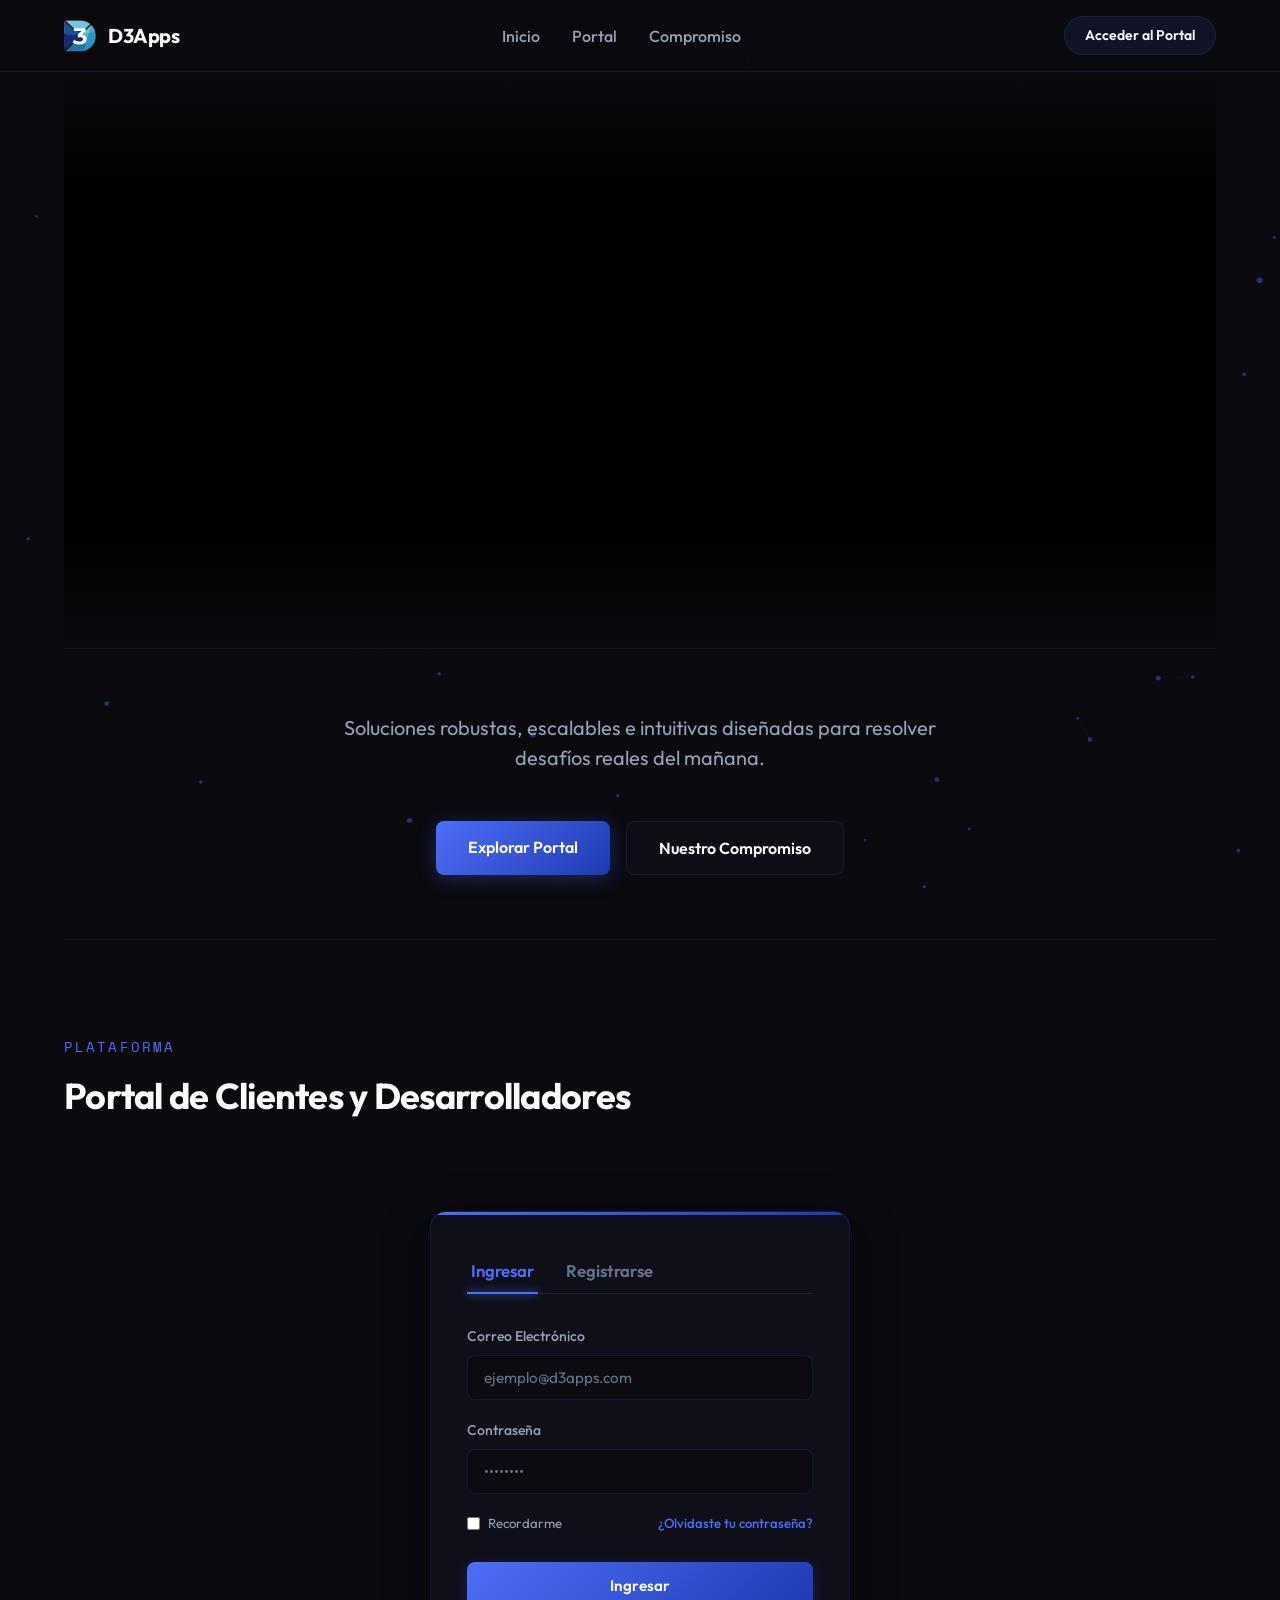
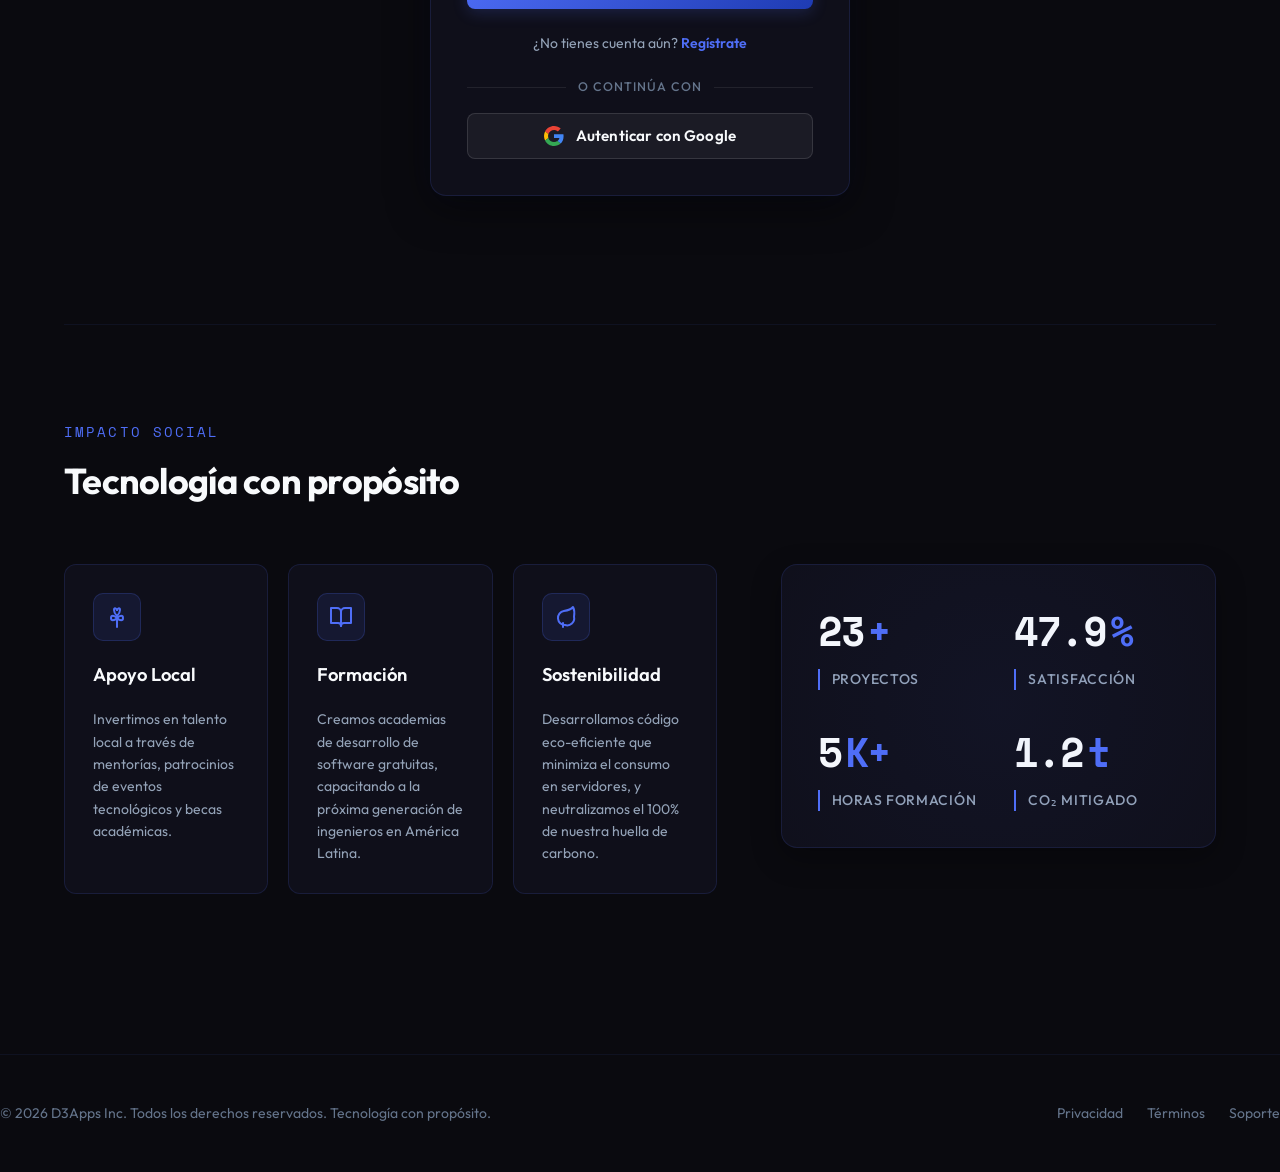
<file: index.html>
<!DOCTYPE html>
<html lang="es">

<head>
  <meta charset="UTF-8">
  <meta name="viewport" content="width=device-width, initial-scale=1.0">
  <title>D3Apps — Construimos software que realmente funciona</title>
  <meta name="description"
    content="Portal oficial de D3Apps. Construimos soluciones de software a medida, impulsando la tecnología con propósito, sostenibilidad y formación local.">
  <link rel="stylesheet" href="styles.css">
</head>

<body>

  <!-- Dynamic Particle and Grid Canvas Background -->
  <canvas id="background-canvas"></canvas>

  <!-- Navigation Header -->
  <header>
    <div class="nav-container">
      <a href="#" class="brand" id="nav-brand-link">
        <img class="brand-icon" src="icons/light_d3_182x182.png" alt="D3Apps Logo">
        <span>D3Apps</span>
      </a>
      <nav>
        <ul class="nav-links">
          <li><a href="#hero">Inicio</a></li>
          <li><a href="#portal">Portal</a></li>
          <li><a href="#compromiso">Compromiso</a></li>
        </ul>
      </nav>
      <a href="#portal" class="nav-btn" id="nav-portal-btn">Acceder al Portal</a>
    </div>
  </header>

  <!-- Main Content Wrapper -->
  <main>

    <!-- SECTION 1.5: FULL-WIDTH VIDEO BANNER -->
    <section class="video-banner" id="showreel" aria-label="D3Apps Showreel">
      <div class="video-banner-inner">
        <video class="video-banner-player" id="showreel-video" autoplay muted playsinline>
          <source src="icons/D3Apps_logo_animation_data_design_202606181210.mp4" type="video/mp4">
        </video>
        <!-- Gradient overlays for seamless blending with dark page -->
        <div class="video-banner-fade video-banner-fade--top"></div>
        <div class="video-banner-fade video-banner-fade--bottom"></div>
      </div>
    </section>

    <!-- SECTION 1: HERO SECTION -->
    <section class="hero" id="hero">
      <!-- Static logo (PNG)
      <div class="hero-logo-container" id="hero-logo-container">
        <img class="hero-logo" src="icons/light_d3_182x182.png" alt="D3Apps Logo">
      </div>
      -->

      <!-- Word-by-word animated headline 
      <h1 class="hero-headline" id="animated-headline">
        Construimos software que realmente funciona
      </h1>-->

      <p class="hero-tagline">
        Soluciones robustas, escalables e intuitivas diseñadas para resolver desafíos reales del mañana.
      </p>

      <div class="hero-actions">
        <a href="#portal" class="btn-primary">Explorar Portal</a>
        <a href="#compromiso" class="btn-secondary">Nuestro Compromiso</a>
      </div>
    </section>



    <!-- SECTION 2: PORTAL / LOGIN & REGISTRO -->
    <section id="portal">
      <div class="section-header">
        <span class="section-label">Plataforma</span>
        <h2 class="section-title">Portal de Clientes y Desarrolladores</h2>
      </div>

      <div class="portal-layout">
        <div class="portal-card" id="portal-modal-card">
          <!-- Success feedback banner -->
          <div class="form-notification" id="form-success-banner">
            <!-- Checkmark SVG -->
            <svg width="20" height="20" viewBox="0 0 24 24" fill="none" stroke="currentColor" stroke-width="2.5"
              stroke-linecap="round" stroke-linejoin="round">
              <polyline points="20 6 9 17 4 12"></polyline>
            </svg>
            <span id="form-success-message">¡Acceso concedido exitosamente!</span>
          </div>

          <!-- Tabs header -->
          <div class="portal-tabs">
            <button class="tab-btn active" id="tab-login" data-tab="login">Ingresar</button>
            <button class="tab-btn" id="tab-register" data-tab="register">Registrarse</button>
          </div>

          <!-- Interactive Form -->
          <form class="portal-form" id="portal-auth-form" onsubmit="return false;">
            <!-- Name (Only shown in registration) -->
            <div class="form-group hidden" id="group-name">
              <label class="form-label" for="reg-name">Nombre Completo</label>
              <div class="input-wrapper">
                <input class="input-field" type="text" id="reg-name" placeholder="Ej. Juan Pérez">
              </div>
            </div>

            <!-- Email -->
            <div class="form-group" id="group-email">
              <label class="form-label" for="auth-email">Correo Electrónico</label>
              <div class="input-wrapper">
                <input class="input-field" type="email" id="auth-email" placeholder="ejemplo@d3apps.com" required>
              </div>
            </div>

            <!-- Password -->
            <div class="form-group" id="group-password">
              <label class="form-label" for="auth-password">Contraseña</label>
              <div class="input-wrapper">
                <input class="input-field" type="password" id="auth-password" placeholder="••••••••" required>
              </div>
            </div>

            <!-- Confirm Password (Only shown in registration) -->
            <div class="form-group hidden" id="group-confirm">
              <label class="form-label" for="auth-confirm">Confirmar Contraseña</label>
              <div class="input-wrapper">
                <input class="input-field" type="password" id="auth-confirm" placeholder="••••••••">
              </div>
            </div>

            <!-- Options (Remember me / Forgot password) -->
            <div class="form-options" id="auth-options">
              <label class="remember-me">
                <input type="checkbox" id="auth-remember">
                <span>Recordarme</span>
              </label>
              <a href="#" class="forgot-password" id="forgot-pass-btn">¿Olvidaste tu contraseña?</a>
            </div>

            <!-- Main Button -->
            <button type="submit" class="btn-form-submit" id="form-submit-btn">Ingresar</button>
          </form>

          <div class="form-footer">
            <span id="footer-text">¿No tienes cuenta aún?</span>
            <a class="form-footer-link" id="toggle-form-link" data-target="register">Regístrate</a>
          </div>

          <!-- Divider -->
          <div class="auth-divider" aria-hidden="true">
            <span class="auth-divider-line"></span>
            <span class="auth-divider-text">o continúa con</span>
            <span class="auth-divider-line"></span>
          </div>

          <!-- Google Sign-in Button -->
          <button type="button" class="btn-google" id="btn-google-auth" aria-label="Autenticar con Google">
            <!-- Official Google G logo SVG -->
            <svg class="google-icon" xmlns="http://www.w3.org/2000/svg" viewBox="0 0 48 48" aria-hidden="true">
              <path fill="#EA4335" d="M24 9.5c3.54 0 6.71 1.22 9.21 3.6l6.85-6.85C35.9 2.38 30.47 0 24 0 14.62 0 6.51 5.38 2.56 13.22l7.98 6.19C12.43 13.72 17.74 9.5 24 9.5z"/>
              <path fill="#4285F4" d="M46.98 24.55c0-1.57-.15-3.09-.38-4.55H24v9.02h12.94c-.58 2.96-2.26 5.48-4.78 7.18l7.73 6c4.51-4.18 7.09-10.36 7.09-17.65z"/>
              <path fill="#FBBC05" d="M10.53 28.59c-.48-1.45-.76-2.99-.76-4.59s.27-3.14.76-4.59l-7.98-6.19C.92 16.46 0 20.12 0 24c0 3.88.92 7.54 2.56 10.78l7.97-6.19z"/>
              <path fill="#34A853" d="M24 48c6.48 0 11.93-2.13 15.89-5.81l-7.73-6c-2.15 1.45-4.92 2.3-8.16 2.3-6.26 0-11.57-4.22-13.47-9.91l-7.98 6.19C6.51 42.62 14.62 48 24 48z"/>
              <path fill="none" d="M0 0h48v48H0z"/>
            </svg>
            <span>Autenticar con Google</span>
          </button>
        </div>
      </div>
    </section>

    <!-- SECTION 3: SOCIAL COMMITMENT ("Tecnología con propósito") -->
    <section id="compromiso">
      <div class="section-header">
        <span class="section-label">Impacto social</span>
        <h2 class="section-title">Tecnología con propósito</h2>
      </div>

      <div class="social-layout">
        <!-- 3 Side-by-side cards with hover blue glow -->
        <div class="social-cards-grid">
          <div class="social-cards-row">

            <!-- Card 1: Seedling -->
            <div class="social-card" id="card-local">
              <div class="social-icon-wrapper">
                <!-- Seedling Icon SVG -->
                <svg class="social-icon" viewBox="0 0 24 24" fill="none" stroke="currentColor" stroke-width="2"
                  stroke-linecap="round" stroke-linejoin="round">
                  <path d="M12 22v-9" />
                  <path d="M12 13c-3-3-6-3-6 0s3 3 6 0" />
                  <path d="M12 13c3-3 6-3 6 0s-3 3-6 0" />
                  <path d="M12 11c1.5-1.5 3-3.5 3-6s-2-2-3 0" />
                  <path d="M12 11c-1.5-1.5-3-3.5-3-6s2-2 3 0" />
                </svg>
              </div>
              <h3 class="social-card-title">Apoyo Local</h3>
              <p class="social-card-desc">
                Invertimos en talento local a través de mentorías, patrocinios de eventos tecnológicos y becas
                académicas.
              </p>
            </div>

            <!-- Card 2: Open Book -->
            <div class="social-card" id="card-training">
              <div class="social-icon-wrapper">
                <!-- Open Book Icon SVG -->
                <svg class="social-icon" viewBox="0 0 24 24" fill="none" stroke="currentColor" stroke-width="2"
                  stroke-linecap="round" stroke-linejoin="round">
                  <path d="M2 3h6a4 4 0 0 1 4 4v14a3 3 0 0 0-3-3H2z" />
                  <path d="M22 3h-6a4 4 0 0 0-4 4v14a3 3 0 0 1 3-3h7z" />
                </svg>
              </div>
              <h3 class="social-card-title">Formación</h3>
              <p class="social-card-desc">
                Creamos academias de desarrollo de software gratuitas, capacitando a la próxima generación de ingenieros
                en América Latina.
              </p>
            </div>

            <!-- Card 3: Leaf -->
            <div class="social-card" id="card-sustainability">
              <div class="social-icon-wrapper">
                <!-- Leaf Icon SVG -->
                <svg class="social-icon" viewBox="0 0 24 24" fill="none" stroke="currentColor" stroke-width="2"
                  stroke-linecap="round" stroke-linejoin="round">
                  <path d="M11 20A7 7 0 0 1 9.8 6.1C15.5 5 17 4.48 19 2c1 2 2 3.5 1 9.8a7 7 0 0 1-9 8.2Z" />
                  <path d="M9 22v-4" />
                </svg>
              </div>
              <h3 class="social-card-title">Sostenibilidad</h3>
              <p class="social-card-desc">
                Desarrollamos código eco-eficiente que minimiza el consumo en servidores, y neutralizamos el 100% de
                nuestra huella de carbono.
              </p>
            </div>

          </div>
        </div>

        <!-- Metrics Panel (Space Mono font numbers) -->
        <div class="metrics-panel" id="metrics-container">

          <!-- Metric 1 -->
          <div class="metric-item">
            <div class="metric-num">
              <span class="counter-val" data-target="48">0</span>
              <span class="metric-suffix">+</span>
            </div>
            <div class="metric-label">Proyectos</div>
          </div>

          <!-- Metric 2 -->
          <div class="metric-item">
            <div class="metric-num">
              <span class="counter-val" data-target="99" data-decimals="1">0</span>
              <span class="metric-suffix">%</span>
            </div>
            <div class="metric-label">Satisfacción</div>
          </div>

          <!-- Metric 3 -->
          <div class="metric-item">
            <div class="metric-num">
              <span class="counter-val" data-target="10">0</span>
              <span class="metric-suffix">K+</span>
            </div>
            <div class="metric-label">Horas Formación</div>
          </div>

          <!-- Metric 4 -->
          <div class="metric-item">
            <div class="metric-num">
              <span class="counter-val" data-target="2.4" data-decimals="1">0</span>
              <span class="metric-suffix">t</span>
            </div>
            <div class="metric-label">CO₂ Mitigado</div>
          </div>

        </div>
      </div>
    </section>

  </main>

  <!-- Footer Brand Credentials -->
  <footer>
    <div class="main footer-layout">
      <p>&copy; 2026 D3Apps Inc. Todos los derechos reservados. Tecnología con propósito.</p>
      <ul class="footer-links">
        <li><a href="#">Privacidad</a></li>
        <li><a href="#">Términos</a></li>
        <li><a href="#">Soporte</a></li>
      </ul>
    </div>
  </footer>

  <script src="app.js"></script>
</body>

</html>
</file>
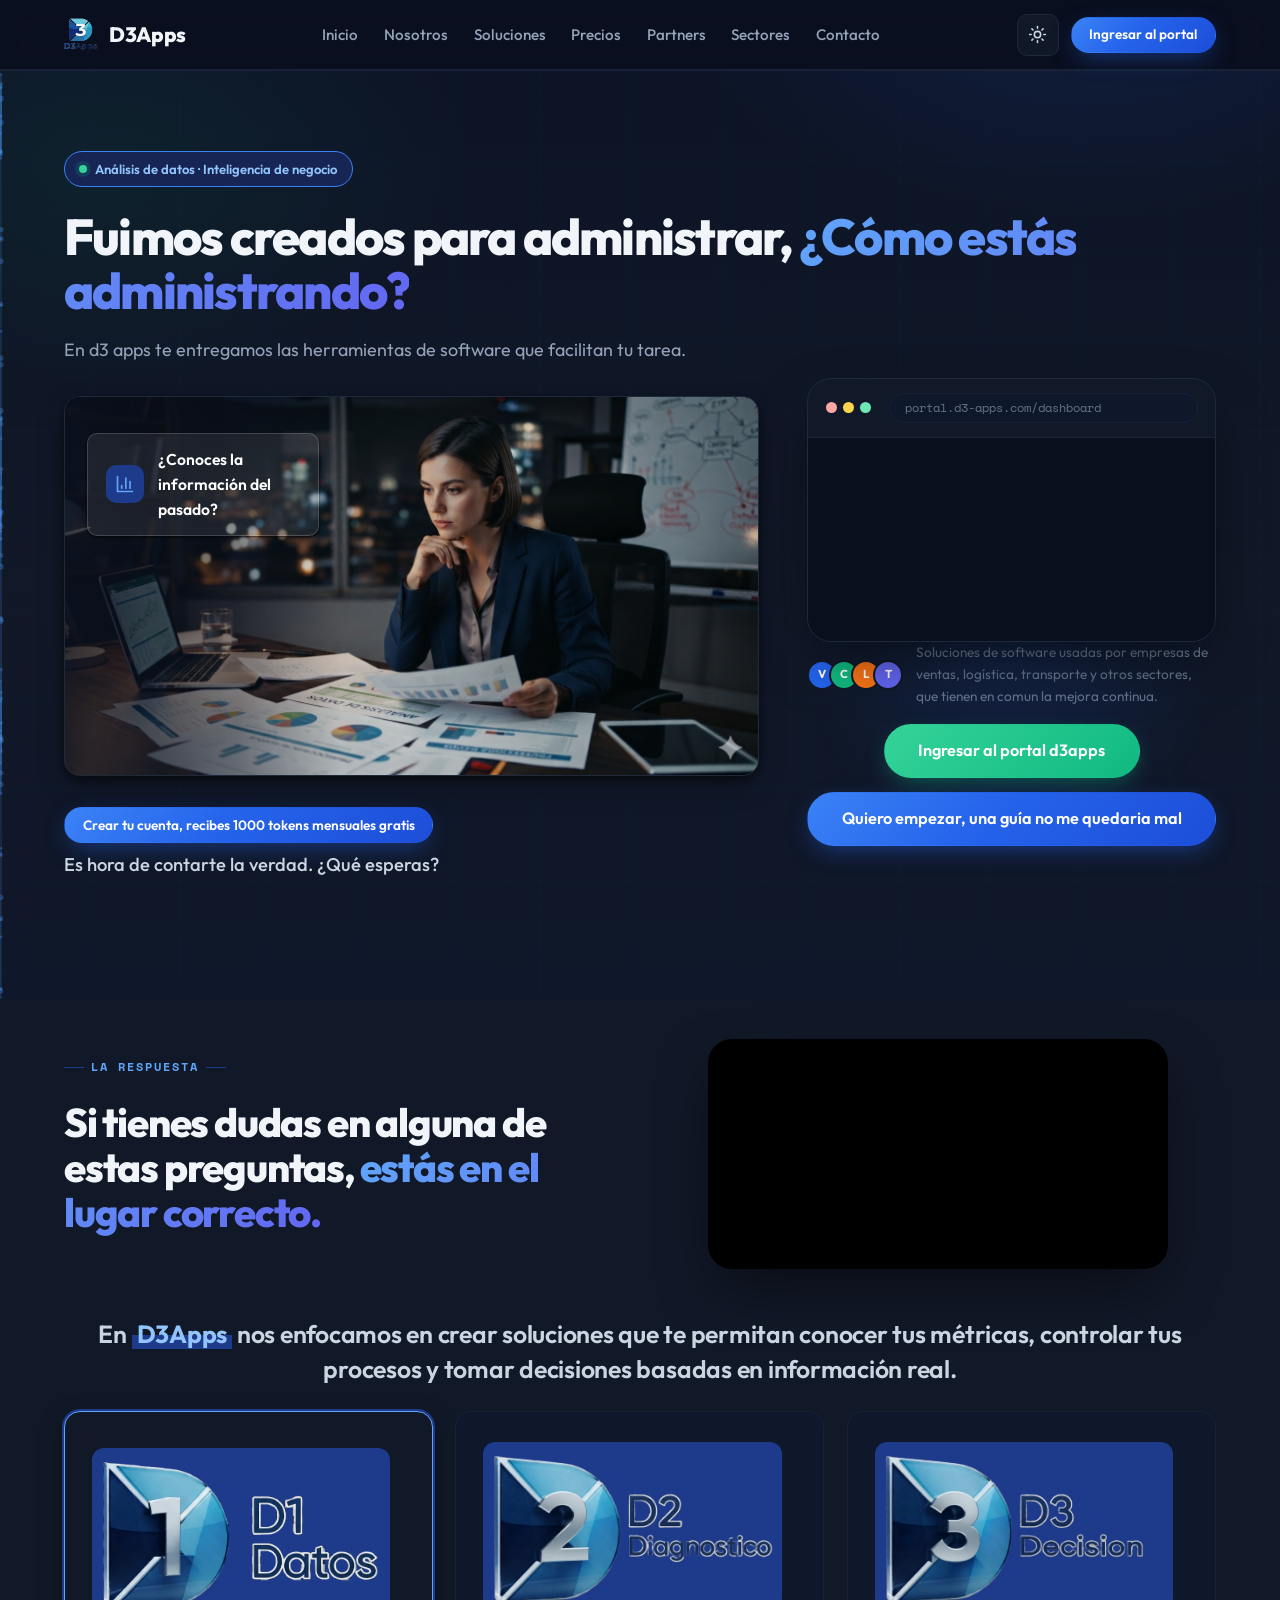
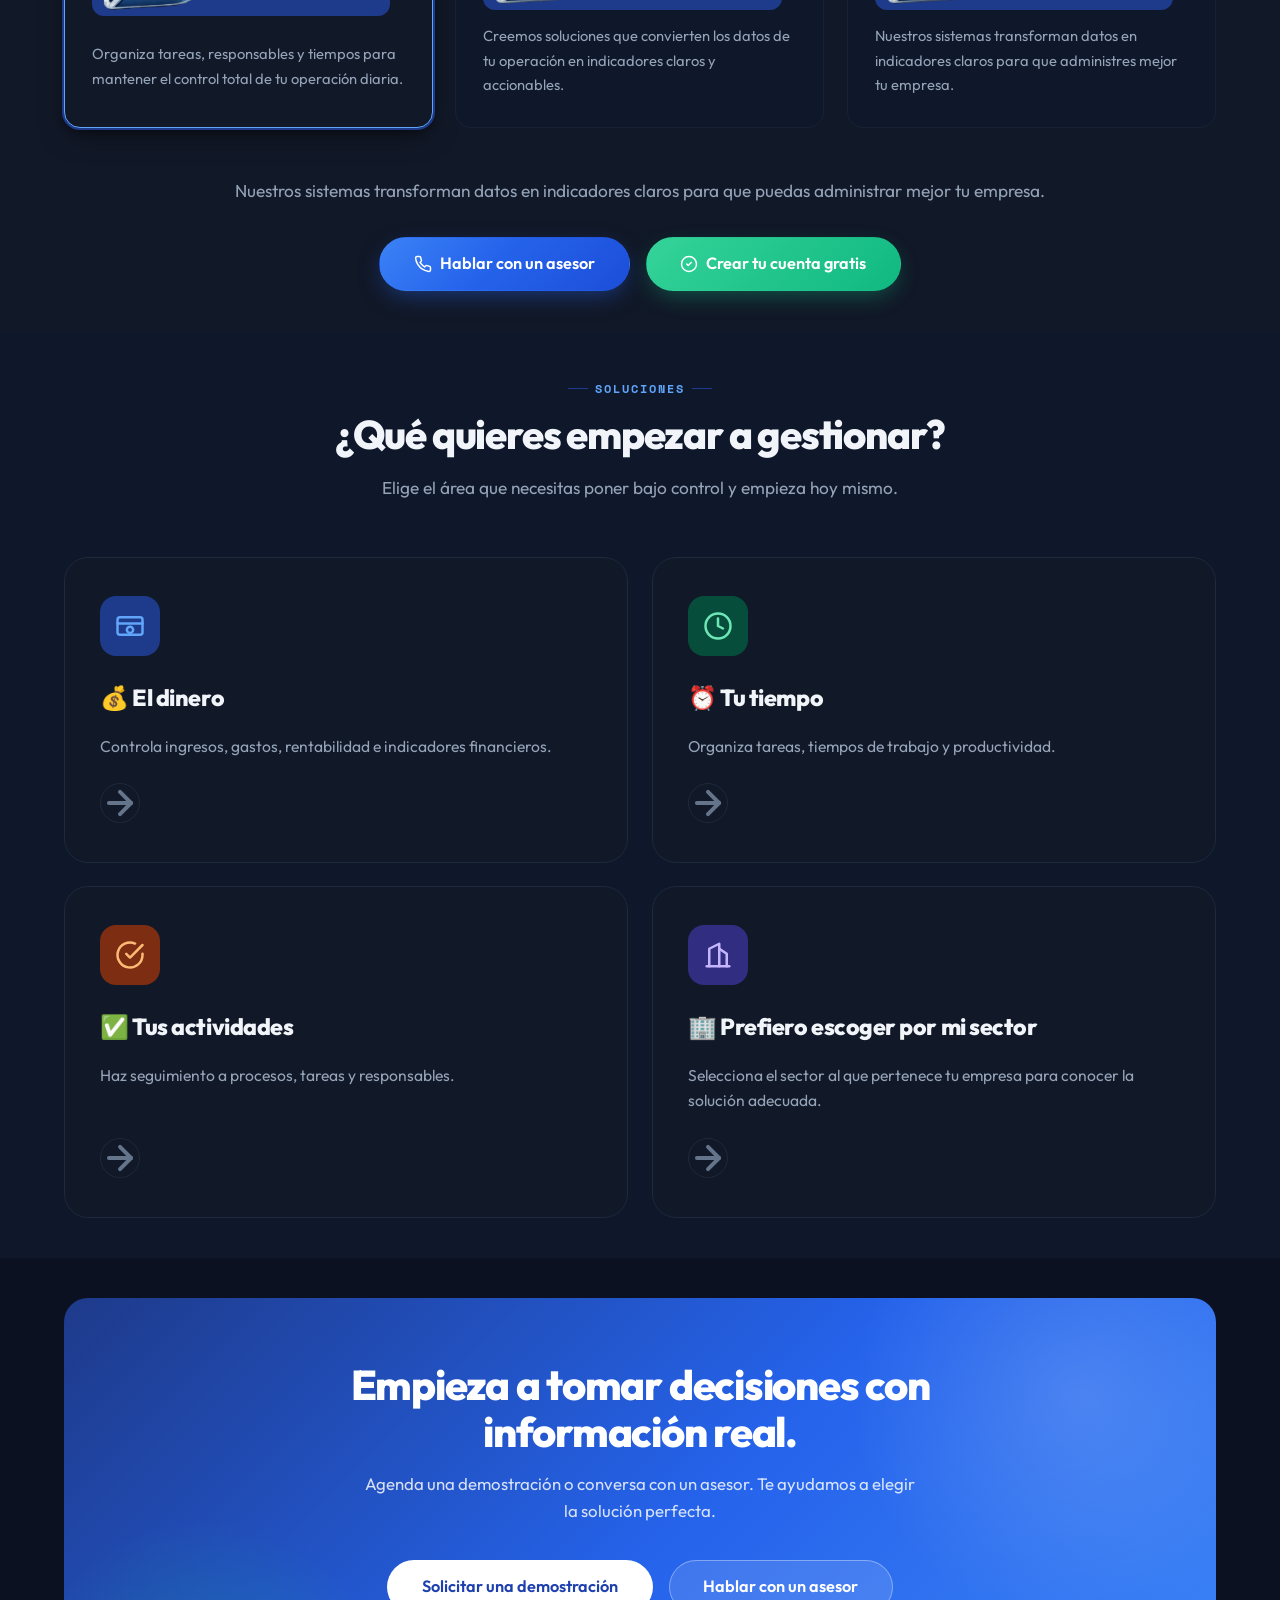
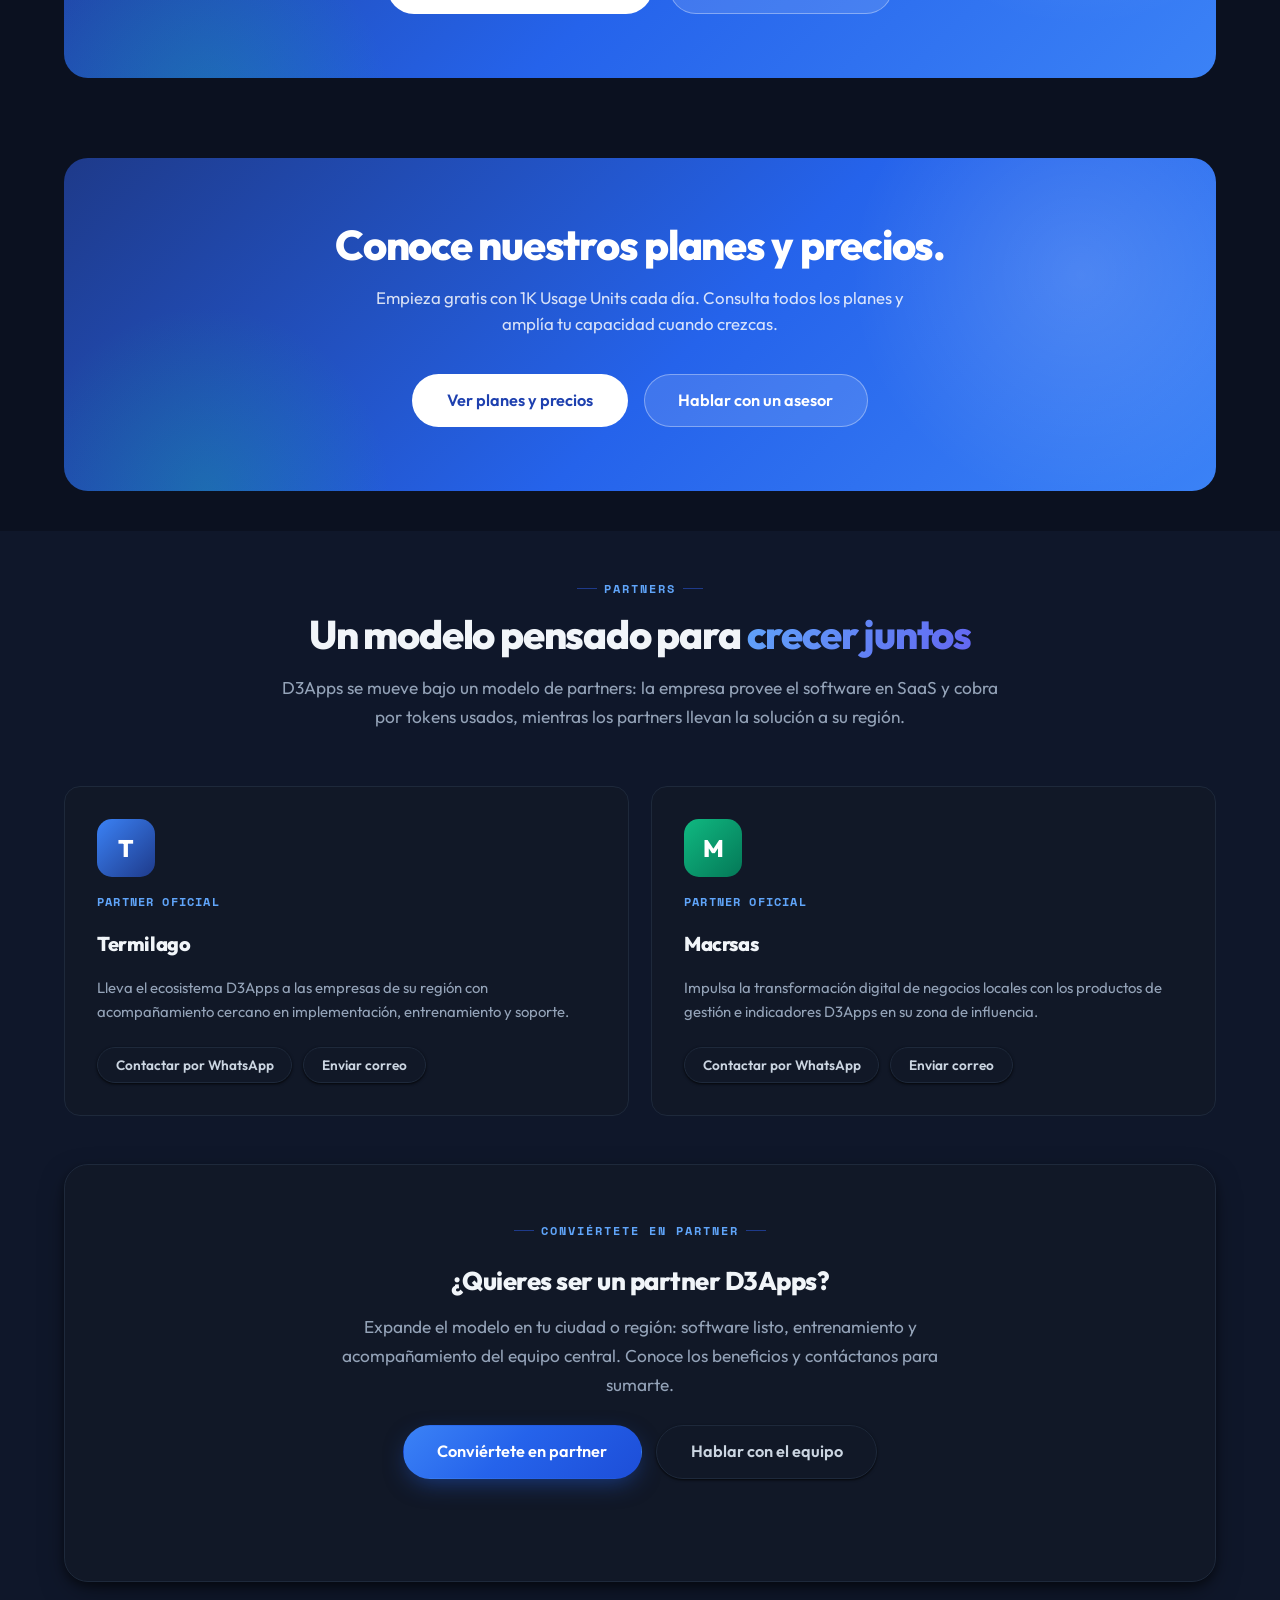
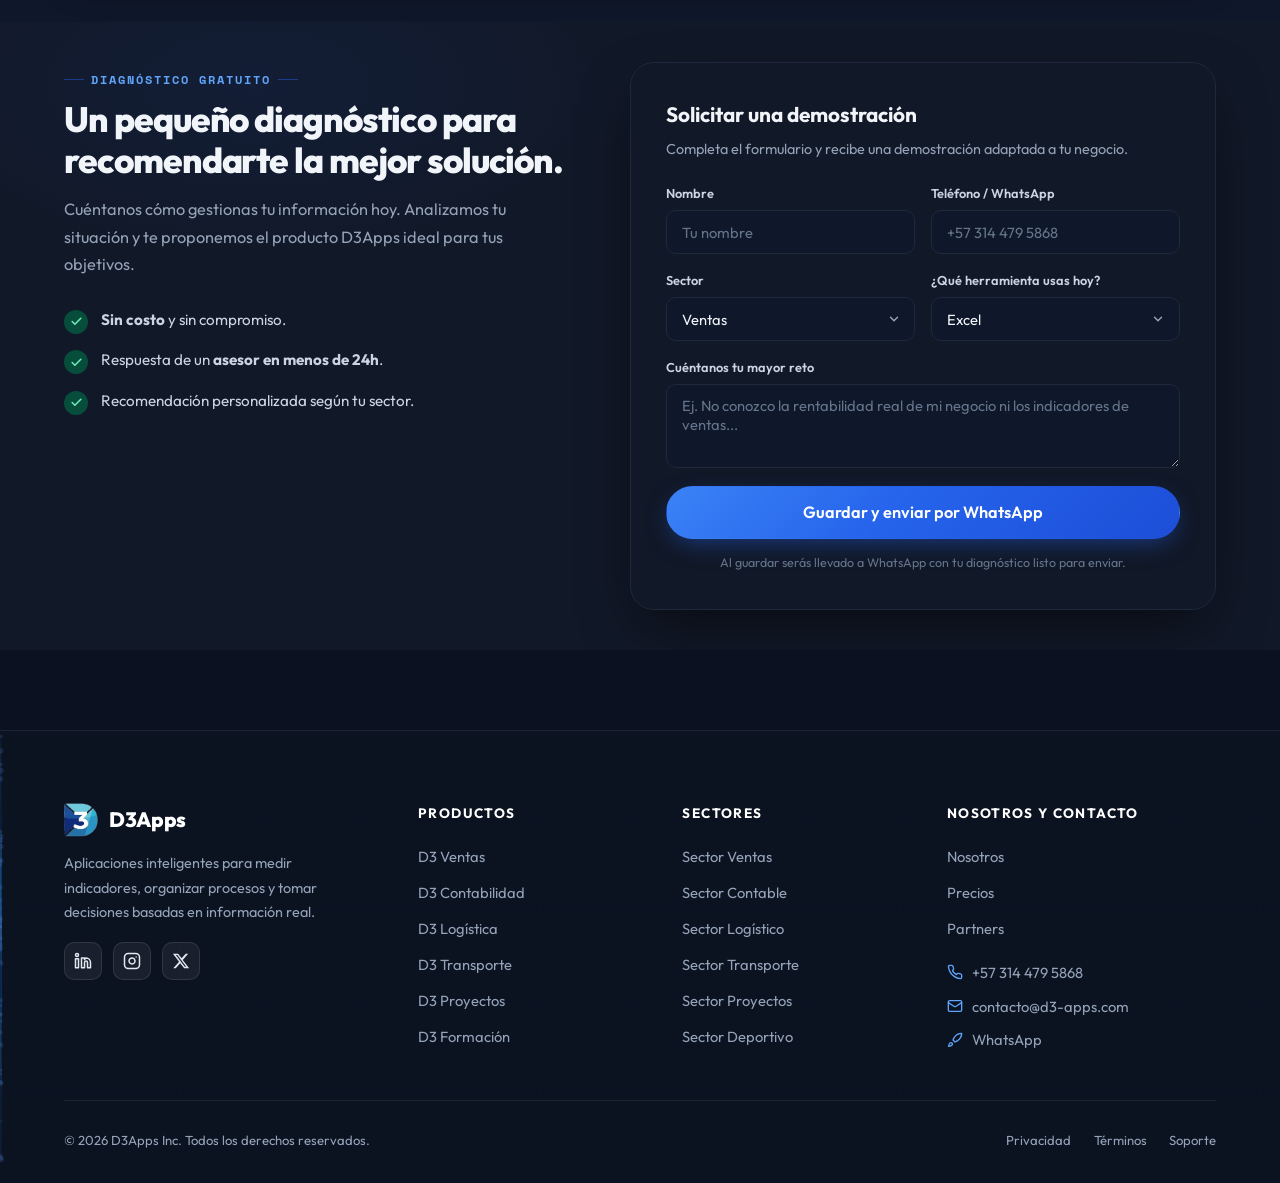
<file: html/index.html>
<!DOCTYPE html>
<html lang="es">

<head>
  <meta charset="UTF-8">
  <meta name="viewport" content="width=device-width, initial-scale=1.0">
  <script src="theme.js"></script>
  <title>D3Apps — Conoce el estado real de tu negocio</title>
  <meta name="description"
    content="D3Apps crea aplicaciones inteligentes para medir indicadores, organizar procesos y tomar decisiones basadas en información real. Ventas, contabilidad, logística, transporte, proyectos y más.">
  <link rel="stylesheet" href="styles.css">
  <link rel="icon" type="image/png" href="icons/dark_264x264.png">
</head>

<body id="inicio">

  <!-- ======================= HEADER ======================= -->
  <header id="site-header"></header>

  <main>

    <!-- ======================= HERO ======================= -->
    <section class="hero" id="hero">
      <!-- Dynamic particle and grid canvas background -->
      <canvas id="background-canvas"></canvas>

      <div class="container">
        <span class="hero-badge"><span class="dot"></span> Análisis de datos · Inteligencia de negocio</span>

        <h1>Fuimos creados para administrar, <span class="accent">¿Cómo estás administrando?</span></h1>

        

        <div class="hero-grid">
          <div class="hero-copy">

            <p class="hero-sub">
              En d3 apps te entregamos las herramientas de software que facilitan tu tarea.
            </p>

            <div class="hero-questions reveal reveal-delay-2">
              <div class="hero-photo">
                <img class="hero-photo-img" src="icons/manager.png"
                  alt="Gerente D3Apps revisando indicadores de su negocio">
              </div>
              <div class="hero-question-list">
                <div class="hero-question">
                  <span class="q-icon q-icon--blue">
                    <svg viewBox="0 0 24 24" fill="none" stroke="currentColor" stroke-width="2" stroke-linecap="round"
                      stroke-linejoin="round">
                      <path d="M3 3v18h18" />
                      <path d="M18 17V9" />
                      <path d="M13 17V5" />
                      <path d="M8 17v-3" />
                    </svg>
                  </span>
                  <span>¿Conoces la información del pasado?</span>
                </div>
                <div class="hero-question">
                  <span class="q-icon q-icon--green">
                    <svg viewBox="0 0 24 24" fill="none" stroke="currentColor" stroke-width="2" stroke-linecap="round"
                      stroke-linejoin="round">
                      <polyline points="22 7 13.5 15.5 8.5 10.5 2 17" />
                      <polyline points="16 7 22 7 22 13" />
                    </svg>
                  </span>
                  <span>¿Sabes cómo estás en el presente?</span>
                </div>
                <div class="hero-question">
                  <span class="q-icon q-icon--orange">
                    <svg viewBox="0 0 24 24" fill="none" stroke="currentColor" stroke-width="2" stroke-linecap="round"
                      stroke-linejoin="round">
                      <path
                        d="M4.5 16.5c-1.5 1.26-2 5-2 5s3.74-.5 5-2c.71-.84.7-2.13-.09-2.91a2.18 2.18 0 0 0-2.91-.09z" />
                      <path
                        d="m12 15-3-3a22 22 0 0 1 2-3.95A12.88 12.88 0 0 1 22 2c0 2.72-.78 7.5-6 11a22.35 22.35 0 0 1-4 2z" />
                      <path d="M9 12H4s.55-3.03 2-4c1.62-1.08 5 0 5 0" />
                      <path d="M12 15v5s3.03-.55 4-2c1.08-1.62 0-5 0-5" />
                    </svg>
                  </span>
                  <span>¿Tienes una proyección del futuro?</span>
                </div>
              </div>
            </div>

            <p class="hero-impact"> <a href="crear-cuenta.html" class="btn btn-primary btn-sm hero-impact-btn">Crear tu cuenta, recibes 1000 tokens mensuales gratis</a> Es hora de contarte la verdad. ¿Qué esperas? </p>
          </div>

          <!-- Dashboard visual -->
          <div class="hero-visual">
            <div class="glow"></div>

            <a href="https://portal.d3-apps.com" target="_blank" rel="noopener" class="dashboard-link">
              <div class="dashboard">
                <div class="dashboard-bar">
                  <span class="dot"></span><span class="dot"></span><span class="dot"></span>
                  <span class="url">portal.d3-apps.com/dashboard</span>
                </div>
                <video class="dashboard-video" autoplay muted loop playsinline>
                  <source src="icons/D3Apps_logo_animation_data_design_202606181210.mp4" type="video/mp4">
                </video>
              </div>
            </a>

            <div class="hero-trust">
              <div class="avatars">
                <span style="background:#2563eb">V</span>
                <span style="background:#10b981">C</span>
                <span style="background:#f97316">L</span>
                <span style="background:#6366f1">T</span>
              </div>
              <span>Soluciones de software usadas por empresas de ventas, logística, transporte y otros sectores, que tienen en comun la mejora continua.</span>
            </div>

            <div class="hero-actions">
              <a href="https://portal.d3-apps.com" target="_blank" rel="noopener" class="btn btn-green btn-lg">Ingresar al portal d3apps</a>
              <a href="#contacto" class="btn btn-primary btn-lg">Quiero empezar, una guía no me quedaria mal</a>
            </div>

          </div>
        </div>
      </div>
    </section>

    <!-- ======================= ACERCA / DUDAS ======================= -->
    <section class="about-section" id="nosotros">
      <div class="container">
        <div class="about-hero reveal">
          <div class="about-hero-text">
            <span class="section-label">La respuesta</span>
            <h2 class="section-title">Si tienes dudas en alguna de estas preguntas, <span class="accent">estás en el
                lugar correcto.</span></h2>
          </div>
          <div class="about-hero-img">
            <video class="about-video-player" autoplay muted loop playsinline>
              <source src="video/d1.mp4" type="video/mp4">
            </video>
          </div>
        </div>

        <div class="about-quote reveal">
          <blockquote>
            En <mark>D3Apps</mark> nos enfocamos en crear soluciones que te permitan conocer tus métricas, controlar tus
            procesos y tomar decisiones basadas en información real.
          </blockquote>
        </div>

        <div class="about-cards">
          <div class="about-card reveal reveal-delay-1 active" data-video="video/d1.mp4">
            <div class="a-icon">
              <img src="icons/D1.png" alt="D1 Datos">
            </div>
            <p>Organiza tareas, responsables y tiempos para mantener el control total de tu operación diaria.</p>
          </div>
          <div class="about-card reveal reveal-delay-2" data-video="video/d2.mp4">
            <div class="a-icon">
              <img src="icons/D2.png" alt="D2 Datos">
            </div>
            <p>Creemos soluciones que convierten los datos de tu operación en indicadores claros y accionables.</p>
          </div>
          <div class="about-card reveal reveal-delay-3" data-video="video/d3.mp4">
            <div class="a-icon">
              <img src="icons/D3.png" alt="D3 Decisiones">
            </div>
            <p>Nuestros sistemas transforman datos en indicadores claros para que administres mejor tu empresa.</p>
          </div>
        </div>

        
        <div class="about-quote reveal">
          <p class="section-desc" style="margin:0 auto">
            Nuestros sistemas transforman datos en indicadores claros para que puedas administrar mejor tu empresa.
          </p>
        </div>

        <div class="about-cta reveal reveal-delay-4">
          <a href="https://wa.me/573144795868" target="_blank" rel="noopener" class="btn btn-primary btn-lg">
            <svg viewBox="0 0 24 24" fill="none" stroke="currentColor" stroke-width="2" stroke-linecap="round"
              stroke-linejoin="round" width="20" height="20">
              <path
                d="M22 16.92v3a2 2 0 0 1-2.18 2 19.79 19.79 0 0 1-8.63-3.07 19.5 19.5 0 0 1-6-6 19.79 19.79 0 0 1-3.07-8.67A2 2 0 0 1 4.11 2h3a2 2 0 0 1 2 1.72 12.84 12.84 0 0 0 .7 2.81 2 2 0 0 1-.45 2.11L8.09 9.91a16 16 0 0 0 6 6l1.27-1.27a2 2 0 0 1 2.11-.45 12.84 12.84 0 0 0 2.81.7A2 2 0 0 1 22 16.92z" />
            </svg>
            Hablar con un asesor
          </a>
          <a href="crear-cuenta.html" class="btn btn-green btn-lg">
            <svg viewBox="0 0 24 24" fill="none" stroke="currentColor" stroke-width="2" stroke-linecap="round"
              stroke-linejoin="round" width="20" height="20">
              <path d="M12 22c5.523 0 10-4.477 10-10S17.523 2 12 2 2 6.477 2 12s4.477 10 10 10z" />
              <path d="m9 12 2 2 4-4" />
            </svg>
            Crear tu cuenta gratis
          </a>
        </div>

      </div>
    </section>

    <!-- ======================= SOLUCIONES ======================= -->
    <section class="options-section" id="soluciones">
      <div class="container">
        <div class="section-header reveal">
          <span class="section-label">Soluciones</span>
          <h2 class="section-title">¿Qué quieres empezar a gestionar?</h2>
          <p class="section-desc">Elige el área que necesitas poner bajo control y empieza hoy mismo.</p>
        </div>

        <div class="options-grid">
          <!-- El dinero -->
          <a href="d3-contabilidad-colombia.html" class="option-card option-card--blue reveal">
            <div class="option-icon option-icon--blue">
              <svg viewBox="0 0 24 24" fill="none" stroke="currentColor" stroke-width="2" stroke-linecap="round"
                stroke-linejoin="round">
                <rect width="20" height="14" x="2" y="5" rx="2" />
                <line x1="2" x2="22" y1="10" y2="10" />
                <circle cx="12" cy="15" r="2.5" />
              </svg>
            </div>
            <h3>💰 El dinero</h3>
            <p>Controla ingresos, gastos, rentabilidad e indicadores financieros.</p>
            <span class="option-arrow">
              <svg viewBox="0 0 24 24" fill="none" stroke="currentColor" stroke-width="2.5" stroke-linecap="round"
                stroke-linejoin="round">
                <line x1="5" x2="19" y1="12" y2="12" />
                <polyline points="12 5 19 12 12 19" />
              </svg>
            </span>
          </a>

          <!-- Tu tiempo -->
          <a href="d3-proyectos.html" class="option-card option-card--green reveal reveal-delay-1">
            <div class="option-icon option-icon--green">
              <svg viewBox="0 0 24 24" fill="none" stroke="currentColor" stroke-width="2" stroke-linecap="round"
                stroke-linejoin="round">
                <circle cx="12" cy="12" r="10" />
                <polyline points="12 6 12 12 16 14" />
              </svg>
            </div>
            <h3>⏰ Tu tiempo</h3>
            <p>Organiza tareas, tiempos de trabajo y productividad.</p>
            <span class="option-arrow">
              <svg viewBox="0 0 24 24" fill="none" stroke="currentColor" stroke-width="2.5" stroke-linecap="round"
                stroke-linejoin="round">
                <line x1="5" x2="19" y1="12" y2="12" />
                <polyline points="12 5 19 12 12 19" />
              </svg>
            </span>
          </a>

          <!-- Tus actividades -->
          <a href="d3-logistica.html" class="option-card option-card--orange reveal reveal-delay-2">
            <div class="option-icon option-icon--orange">
              <svg viewBox="0 0 24 24" fill="none" stroke="currentColor" stroke-width="2" stroke-linecap="round"
                stroke-linejoin="round">
                <path d="M22 11.08V12a10 10 0 1 1-5.93-9.14" />
                <polyline points="22 4 12 14.01 9 11.01" />
              </svg>
            </div>
            <h3>✅ Tus actividades</h3>
            <p>Haz seguimiento a procesos, tareas y responsables.</p>
            <span class="option-arrow">
              <svg viewBox="0 0 24 24" fill="none" stroke="currentColor" stroke-width="2.5" stroke-linecap="round"
                stroke-linejoin="round">
                <line x1="5" x2="19" y1="12" y2="12" />
                <polyline points="12 5 19 12 12 19" />
              </svg>
            </span>
          </a>

          <!-- Por sector -->
          <a href="#sectores" class="option-card option-card--purple reveal reveal-delay-3 sector-trigger">
            <div class="option-icon option-icon--purple">
              <svg viewBox="0 0 24 24" fill="none" stroke="currentColor" stroke-width="2" stroke-linecap="round"
                stroke-linejoin="round">
                <path d="M3 21h18" />
                <path d="M5 21V7l8-4v18" />
                <path d="M19 21V11l-6-4" />
              </svg>
            </div>
            <h3>🏢 Prefiero escoger por mi sector</h3>
            <p>Selecciona el sector al que pertenece tu empresa para conocer la solución adecuada.</p>
            <span class="option-arrow">
              <svg viewBox="0 0 24 24" fill="none" stroke="currentColor" stroke-width="2.5" stroke-linecap="round"
                stroke-linejoin="round">
                <line x1="5" x2="19" y1="12" y2="12" />
                <polyline points="12 5 19 12 12 19" />
              </svg>
            </span>
          </a>
        </div>
      </div>
    </section>

    <!-- ======================= CTA ======================= -->
    <section>
      <div class="container">
        <div class="cta-band reveal">
          <h2>Empieza a tomar decisiones con información real.</h2>
          <p>Agenda una demostración o conversa con un asesor. Te ayudamos a elegir la solución perfecta.</p>
          <div class="cta-actions">
            <a href="#contacto" class="btn btn-white btn-lg">Solicitar una demostración</a>
            <a href="https://wa.me/573144795868" target="_blank" rel="noopener" class="btn btn-ghost btn-lg">Hablar con
              un asesor</a>
          </div>
        </div>
      </div>
    </section>

    <!-- ======================= SECTORES ======================= -->
    <section class="sectors-section" id="sectores" hidden>
      <div class="container">
        <div class="section-header reveal">
          <span class="section-label">Por sector</span>
          <h2 class="section-title">Selecciona tu sector para <span class="accent">ver la solución</span></h2>
          <p class="section-desc">Cada sector tiene su propio conjunto de indicadores y procesos. Encuentra el tuyo.</p>
        </div>

        <div class="sectors-grid">
          <div class="sector-card reveal">
            <div class="s-icon" style="background:var(--primary-soft);color:var(--primary)">
              <svg viewBox="0 0 24 24" fill="none" stroke="currentColor" stroke-width="2" stroke-linecap="round"
                stroke-linejoin="round">
                <path
                  d="M14.7 6.3a1 1 0 0 0 0 1.4l1.6 1.6a1 1 0 0 0 1.4 0l3.77-3.77a6 6 0 0 1-7.94 7.94l-6.91 6.91a2.12 2.12 0 0 1-3-3l6.91-6.91a6 6 0 0 1 7.94-7.94l-3.76 3.76z" />
              </svg>
            </div>
            <h3>Sector Ventas</h3>
            <a href="d3-ventas.html" class="btn btn-secondary btn-sm">Ver solución</a>
          </div>

          <div class="sector-card reveal reveal-delay-1">
            <div class="s-icon" style="background:var(--green-soft);color:var(--green-dark)">
              <svg viewBox="0 0 24 24" fill="none" stroke="currentColor" stroke-width="2" stroke-linecap="round"
                stroke-linejoin="round">
                <rect width="20" height="14" x="2" y="5" rx="2" />
                <line x1="2" x2="22" y1="10" y2="10" />
              </svg>
            </div>
            <h3>Sector Contable</h3>
            <a href="d3-contabilidad-colombia.html" class="btn btn-secondary btn-sm">Ver solución</a>
          </div>

          <div class="sector-card reveal reveal-delay-2">
            <div class="s-icon" style="background:var(--orange-soft);color:var(--orange-dark)">
              <svg viewBox="0 0 24 24" fill="none" stroke="currentColor" stroke-width="2" stroke-linecap="round"
                stroke-linejoin="round">
                <path d="M22 7h-9L7 3H2v13h20z" />
                <path d="M9 13v4" />
                <path d="M15 13v4" />
              </svg>
            </div>
            <h3>Sector Logístico</h3>
            <a href="d3-logistica.html" class="btn btn-secondary btn-sm">Ver solución</a>
          </div>

          <div class="sector-card reveal reveal-delay-1">
            <div class="s-icon" style="background:#ede9fe;color:#6d28d9">
              <svg viewBox="0 0 24 24" fill="none" stroke="currentColor" stroke-width="2" stroke-linecap="round"
                stroke-linejoin="round">
                <path d="M14 18V6a2 2 0 0 0-2-2H4a2 2 0 0 0-2 2v11a1 1 0 0 0 1 1h2" />
                <path d="M15 18H9" />
                <path d="M19 18h2a1 1 0 0 0 1-1v-3.65a1 1 0 0 0-.22-.62l-3.48-4.35a1 1 0 0 0-.78-.38H14" />
                <circle cx="17" cy="18" r="2" />
                <circle cx="7" cy="18" r="2" />
              </svg>
            </div>
            <h3>Sector Transporte</h3>
            <a href="d3-transporte.html" class="btn btn-secondary btn-sm">Ver solución</a>
          </div>

          <div class="sector-card reveal reveal-delay-2">
            <div class="s-icon" style="background:#e0f2fe;color:#0284c7">
              <svg viewBox="0 0 24 24" fill="none" stroke="currentColor" stroke-width="2" stroke-linecap="round"
                stroke-linejoin="round">
                <path d="M8 3H7a2 2 0 0 0-2 2v5a2 2 0 0 1-2 2 2 2 0 0 1 2 2v5c0 1.1.9 2 2 2h1" />
                <path d="M16 21h1a2 2 0 0 0 2-2v-5c0-1.1.9-2 2-2a2 2 0 0 1-2-2V5a2 2 0 0 0-2-2h-1" />
              </svg>
            </div>
            <h3>Sector Organización de Proyectos</h3>
            <a href="d3-proyectos.html" class="btn btn-secondary btn-sm">Ver solución</a>
          </div>

          <div class="sector-card reveal reveal-delay-3">
            <div class="s-icon" style="background:#fef3c7;color:#b45309">
              <svg viewBox="0 0 24 24" fill="none" stroke="currentColor" stroke-width="2" stroke-linecap="round"
                stroke-linejoin="round">
                <circle cx="12" cy="12" r="10" />
                <polygon points="10 8 16 12 10 16 10 8" />
              </svg>
            </div>
            <h3>Sector Formación Deportiva</h3>
            <a href="d3-formacion.html" class="btn btn-secondary btn-sm">Ver solución</a>
          </div>
        </div>

        <p class="sectors-note reveal">¿No encuentras tu sector? <a href="#contacto"
            style="color:var(--primary);font-weight:600">Escríbenos</a> y lo resolvemos contigo.</p>
      </div>
    </section>

    <!-- ======================= PRECIOS (CTA) ======================= -->
    <section>
      <div class="container">
        <div class="cta-band reveal">
          <h2>Conoce nuestros planes y precios.</h2>
          <p>Empieza gratis con 1K Usage Units cada día. Consulta todos los planes y amplía tu capacidad cuando crezcas.</p>
          <div class="cta-actions">
            <a href="pricing.html" class="btn btn-white btn-lg">Ver planes y precios</a>
            <a href="https://wa.me/573144795868" target="_blank" rel="noopener" class="btn btn-ghost btn-lg">Hablar con un asesor</a>
          </div>
        </div>
      </div>
    </section>

    <!-- ======================= PARTNERS ======================= -->
    <section class="franchise-section" id="partners">
      <div class="container">
        <div class="section-header reveal">
          <span class="section-label">Partners</span>
          <h2 class="section-title">Un modelo pensado para <span class="accent">crecer juntos</span></h2>
          <p class="section-desc">
            D3Apps se mueve bajo un modelo de partners: la empresa provee el software en SaaS y cobra por tokens
            usados, mientras los partners llevan la solución a su región.
          </p>
        </div>

        <div class="franchise-grid">
          <div class="franchise-card reveal">
            <div class="franchise-logo">T</div>
            <span class="f-role">Partner oficial</span>
            <h3>Termilago</h3>
            <p>
              Lleva el ecosistema D3Apps a las empresas de su región con acompañamiento cercano en implementación,
              entrenamiento y soporte.
            </p>
            <div class="franchise-actions">
              <a href="https://wa.me/573144795868" target="_blank" rel="noopener"
                class="btn btn-secondary btn-sm">Contactar por WhatsApp</a>
              <a href="mailto:contacto@d3-apps.com" class="btn btn-secondary btn-sm">Enviar correo</a>
            </div>
          </div>

          <div class="franchise-card reveal reveal-delay-1">
            <div class="franchise-logo f2">M</div>
            <span class="f-role">Partner oficial</span>
            <h3>Macrsas</h3>
            <p>
              Impulsa la transformación digital de negocios locales con los productos de gestión e indicadores
              D3Apps en su zona de influencia.
            </p>
            <div class="franchise-actions">
              <a href="https://wa.me/573144795868" target="_blank" rel="noopener"
                class="btn btn-secondary btn-sm">Contactar por WhatsApp</a>
              <a href="mailto:contacto@d3-apps.com" class="btn btn-secondary btn-sm">Enviar correo</a>
            </div>
          </div>
        </div>

        <div class="franchise-cta reveal">
          <div class="section-header reveal">
            <span class="section-label">Conviértete en partner</span>
            <h3 class="section-title" style="font-size:1.6rem;margin:0.8rem 0 1rem">¿Quieres ser un partner D3Apps?
            </h3>
            <p class="section-desc" style="max-width:640px;margin:0 auto 1.6rem">
              Expande el modelo en tu ciudad o región: software listo, entrenamiento y acompañamiento del equipo
              central. Conoce los beneficios y contáctanos para sumarte.
            </p>
            <div class="hero-actions" style="justify-content:center">
              <a href="partners.html" class="btn btn-primary btn-lg">Conviértete en partner</a>
              <a href="https://wa.me/573144795868" target="_blank" rel="noopener"
                class="btn btn-secondary btn-lg">Hablar con el equipo</a>
            </div>
          </div>
        </div>
      </div>
    </section>

    <!-- ======================= DEMO / CONTACTO ======================= -->
    <section class="demo-section" id="contacto">
      <div class="container">
        <div class="demo-layout">
          <div class="demo-info reveal">
            <span class="section-label" style="margin-bottom:0.6rem">Diagnóstico gratuito</span>
            <h2>Un pequeño diagnóstico para recomendarte la mejor solución.</h2>
            <p>
              Cuéntanos cómo gestionas tu información hoy. Analizamos tu situación y te proponemos el producto
              D3Apps ideal para tus objetivos.
            </p>
            <div class="demo-points">
              <div class="demo-point">
                <span class="check">
                  <svg viewBox="0 0 24 24" fill="none" stroke="currentColor" stroke-width="3" stroke-linecap="round"
                    stroke-linejoin="round">
                    <polyline points="20 6 9 17 4 12" />
                  </svg>
                </span>
                <span><b>Sin costo</b> y sin compromiso.</span>
              </div>
              <div class="demo-point">
                <span class="check">
                  <svg viewBox="0 0 24 24" fill="none" stroke="currentColor" stroke-width="3" stroke-linecap="round"
                    stroke-linejoin="round">
                    <polyline points="20 6 9 17 4 12" />
                  </svg>
                </span>
                <span>Respuesta de un <b>asesor en menos de 24h</b>.</span>
              </div>
              <div class="demo-point">
                <span class="check">
                  <svg viewBox="0 0 24 24" fill="none" stroke="currentColor" stroke-width="3" stroke-linecap="round"
                    stroke-linejoin="round">
                    <polyline points="20 6 9 17 4 12" />
                  </svg>
                </span>
                <span>Recomendación personalizada según tu sector.</span>
              </div>
            </div>
          </div>

          <div class="demo-card reveal reveal-delay-1">
            <h3>Solicitar una demostración</h3>
            <p>Completa el formulario y recibe una demostración adaptada a tu negocio.</p>

            <form class="demo-form" id="demo-form" novalidate>
              <div class="form-grid">
                <div class="form-group">
                  <label class="form-label" for="df-name">Nombre</label>
                  <input class="input-field" type="text" id="df-name" placeholder="Tu nombre" required>
                </div>
                <div class="form-group">
                  <label class="form-label" for="df-phone">Teléfono / WhatsApp</label>
                  <input class="input-field" type="tel" id="df-phone" placeholder="+57 314 479 5868" required>
                </div>
                <div class="form-group">
                  <label class="form-label" for="df-sector">Sector</label>
                  <select class="input-field" id="df-sector">
                    <option value="ventas">Ventas</option>
                    <option value="contable">Contable</option>
                    <option value="logistica">Logístico</option>
                    <option value="transporte">Transporte</option>
                    <option value="proyectos">Organización de Proyectos</option>
                    <option value="formacion">Formación Deportiva</option>
                    <option value="otro">Otro</option>
                  </select>
                </div>
                <div class="form-group">
                  <label class="form-label" for="df-tool">¿Qué herramienta usas hoy?</label>
                  <select class="input-field" id="df-tool">
                    <option value="excel">Excel</option>
                    <option value="software">Software especializado</option>
                    <option value="papel">Papel / cuadernos</option>
                    <option value="nada">Nada por ahora</option>
                  </select>
                </div>
                <div class="form-group full">
                  <label class="form-label" for="df-message">Cuéntanos tu mayor reto</label>
                  <textarea class="input-field" id="df-message"
                    placeholder="Ej. No conozco la rentabilidad real de mi negocio ni los indicadores de ventas..."></textarea>
                </div>
              </div>

              <button type="submit" class="btn btn-primary btn-lg">Guardar y enviar por WhatsApp</button>
              <p class="form-note">Al guardar serás llevado a WhatsApp con tu diagnóstico listo para enviar.</p>

              <div class="form-success" id="demo-success">
                <svg viewBox="0 0 24 24" fill="none" stroke="currentColor" stroke-width="2.5" stroke-linecap="round"
                  stroke-linejoin="round">
                  <circle cx="12" cy="12" r="10" />
                  <path d="m9 12 2 2 4-4" />
                </svg>
                <span>¡Gracias! Recibimos tu información. Un asesor te contactará muy pronto.</span>
              </div>
            </form>
          </div>
        </div>
      </div>
    </section>


  </main>

  <!-- ======================= FOOTER ======================= -->
  <div id="site-footer"></div>

  <script src="site.js"></script>
  <script src="index.js"></script>
</body>

</html>
</file>
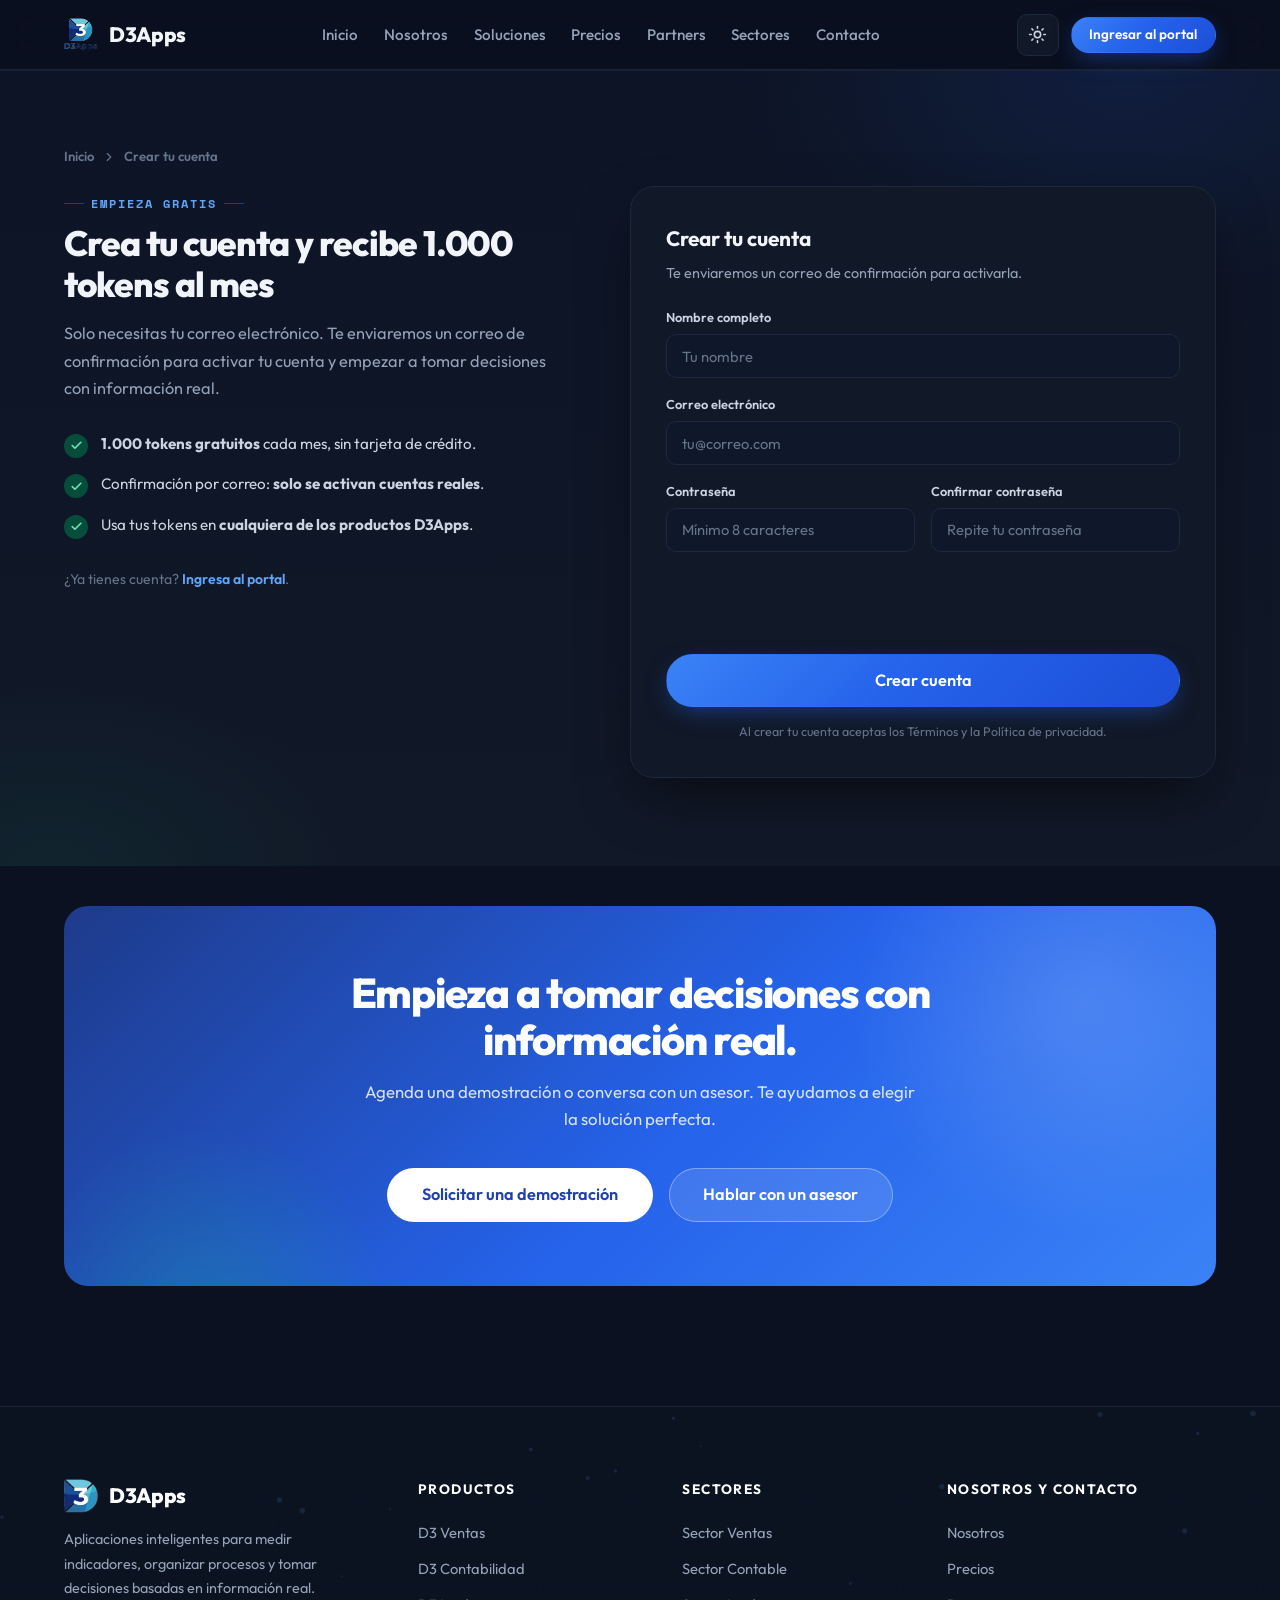
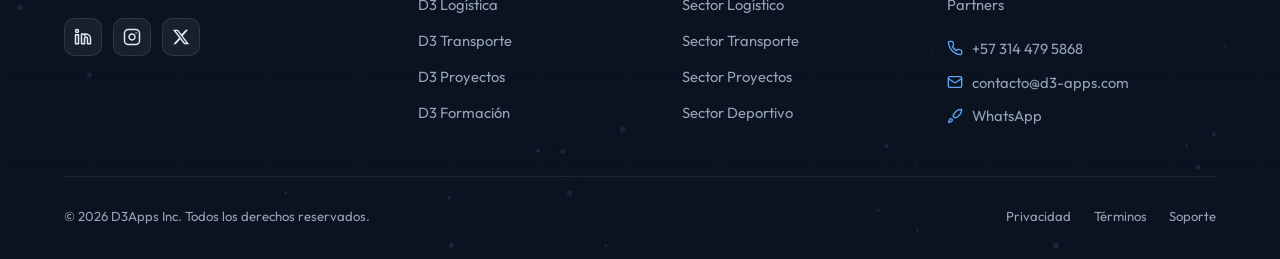
<file: html/crear-cuenta.html>
<!DOCTYPE html>
<html lang="es">

<head>
  <meta charset="UTF-8">
  <meta name="viewport" content="width=device-width, initial-scale=1.0">
  <script src="theme.js"></script>
  <title>Crear tu cuenta — Recibe 1.000 tokens al mes | D3Apps</title>
  <meta name="description"
    content="Crea tu cuenta en D3Apps y recibe 1.000 tokens mensuales gratis. Solo necesitas tu correo electrónico: te enviaremos un correo de confirmación para activarla.">
  <link rel="stylesheet" href="styles.css">
  <link rel="icon" type="image/png" href="icons/dark_264x264.png">
</head>

<body>

  <!-- ======================= HEADER ======================= -->
  <header id="site-header"></header>

  <main>

    <!-- ======================= CREAR CUENTA ======================= -->
    <section class="product-hero" id="crear-cuenta">
      <div class="container">
        <nav class="breadcrumb reveal">
          <a href="index.html">Inicio</a>
          <svg viewBox="0 0 24 24" fill="none" stroke="currentColor" stroke-width="2" stroke-linecap="round"
            stroke-linejoin="round"><polyline points="9 18 15 12 9 6" /></svg>
          <span>Crear tu cuenta</span>
        </nav>

        <div class="demo-layout">
          <div class="demo-info reveal">
            <span class="section-label" style="margin-bottom:0.6rem">Empieza gratis</span>
            <h2>Crea tu cuenta y recibe <span class="accent">1.000 tokens al mes</span></h2>
            <p>
              Solo necesitas tu correo electrónico. Te enviaremos un correo de confirmación para activar tu cuenta y
              empezar a tomar decisiones con información real.
            </p>
            <div class="demo-points">
              <div class="demo-point">
                <span class="check">
                  <svg viewBox="0 0 24 24" fill="none" stroke="currentColor" stroke-width="3" stroke-linecap="round"
                    stroke-linejoin="round"><polyline points="20 6 9 17 4 12" /></svg>
                </span>
                <span><b>1.000 tokens gratuitos</b> cada mes, sin tarjeta de crédito.</span>
              </div>
              <div class="demo-point">
                <span class="check">
                  <svg viewBox="0 0 24 24" fill="none" stroke="currentColor" stroke-width="3" stroke-linecap="round"
                    stroke-linejoin="round"><polyline points="20 6 9 17 4 12" /></svg>
                </span>
                <span>Confirmación por correo: <b>solo se activan cuentas reales</b>.</span>
              </div>
              <div class="demo-point">
                <span class="check">
                  <svg viewBox="0 0 24 24" fill="none" stroke="currentColor" stroke-width="3" stroke-linecap="round"
                    stroke-linejoin="round"><polyline points="20 6 9 17 4 12" /></svg>
                </span>
                <span>Usa tus tokens en <b>cualquiera de los productos D3Apps</b>.</span>
              </div>
            </div>
            <p style="font-size:0.88rem;color:var(--muted);margin-bottom:0">
              ¿Ya tienes cuenta? <a href="index.html" style="color:var(--primary);font-weight:600">Ingresa al portal</a>.
            </p>
          </div>

          <div class="demo-card reveal reveal-delay-1">
            <h3>Crear tu cuenta</h3>
            <p>Te enviaremos un correo de confirmación para activarla.</p>

            <form id="signup-form" novalidate>
              <input type="text" id="su-hp" name="su-hp" tabindex="-1" aria-hidden="true" class="hp-field"
                autocomplete="off">

              <div class="form-group" style="margin-bottom:1rem">
                <label class="form-label" for="su-name">Nombre completo</label>
                <input class="input-field" type="text" id="su-name" name="name" placeholder="Tu nombre"
                  autocomplete="name" required>
              </div>

              <div class="form-group" style="margin-bottom:1rem">
                <label class="form-label" for="su-email">Correo electrónico</label>
                <input class="input-field" type="email" id="su-email" name="email" placeholder="tu@correo.com"
                  autocomplete="email" required>
              </div>

              <div class="form-grid" style="margin-bottom:1rem">
                <div class="form-group">
                  <label class="form-label" for="su-password">Contraseña</label>
                  <input class="input-field" type="password" id="su-password" name="password" placeholder="Mínimo 8 caracteres"
                    autocomplete="new-password" minlength="8" required>
                </div>
                <div class="form-group">
                  <label class="form-label" for="su-password2">Confirmar contraseña</label>
                  <input class="input-field" type="password" id="su-password2" name="password2"
                    placeholder="Repite tu contraseña" autocomplete="new-password" minlength="8" required>
                </div>
              </div>

              <div class="turnstile-wrap" id="turnstile-wrap"></div>

              <button type="submit" id="su-submit" class="btn btn-primary btn-lg">Crear cuenta</button>
              <p class="form-note">Al crear tu cuenta aceptas los <a href="#">Términos</a> y la <a href="#">Política de
                  privacidad</a>.</p>

              <div class="form-success" id="signup-success">
                <svg viewBox="0 0 24 24" fill="none" stroke="currentColor" stroke-width="2.5" stroke-linecap="round"
                  stroke-linejoin="round">
                  <circle cx="12" cy="12" r="10" />
                  <path d="m9 12 2 2 4-4" />
                </svg>
                <span>¡Listo! Te enviamos un correo de confirmación a <b id="signup-success-email">tu@correo.com</b>.
                  Revisa tu bandeja de entrada (y la carpeta de spam) para activar tu cuenta.</span>
              </div>

              <div class="signup-error" id="signup-error" role="alert"></div>
            </form>
          </div>
        </div>
      </div>
    </section>

    <!-- ======================= CTA ======================= -->
    <section>
      <div class="container">
        <div class="cta-band reveal">
          <h2>Empieza a tomar decisiones con información real.</h2>
          <p>Agenda una demostración o conversa con un asesor. Te ayudamos a elegir la solución perfecta.</p>
          <div class="cta-actions">
            <a href="index.html#contacto" class="btn btn-white btn-lg">Solicitar una demostración</a>
            <a href="https://wa.me/573144795868" target="_blank" rel="noopener" class="btn btn-ghost btn-lg">Hablar con
              un asesor</a>
          </div>
        </div>
      </div>
    </section>

  </main>

  <!-- ======================= FOOTER ======================= -->
  <div id="site-footer"></div>

  <script src="site.js"></script>
  <script src="signup.js"></script>
</body>

</html>
</file>
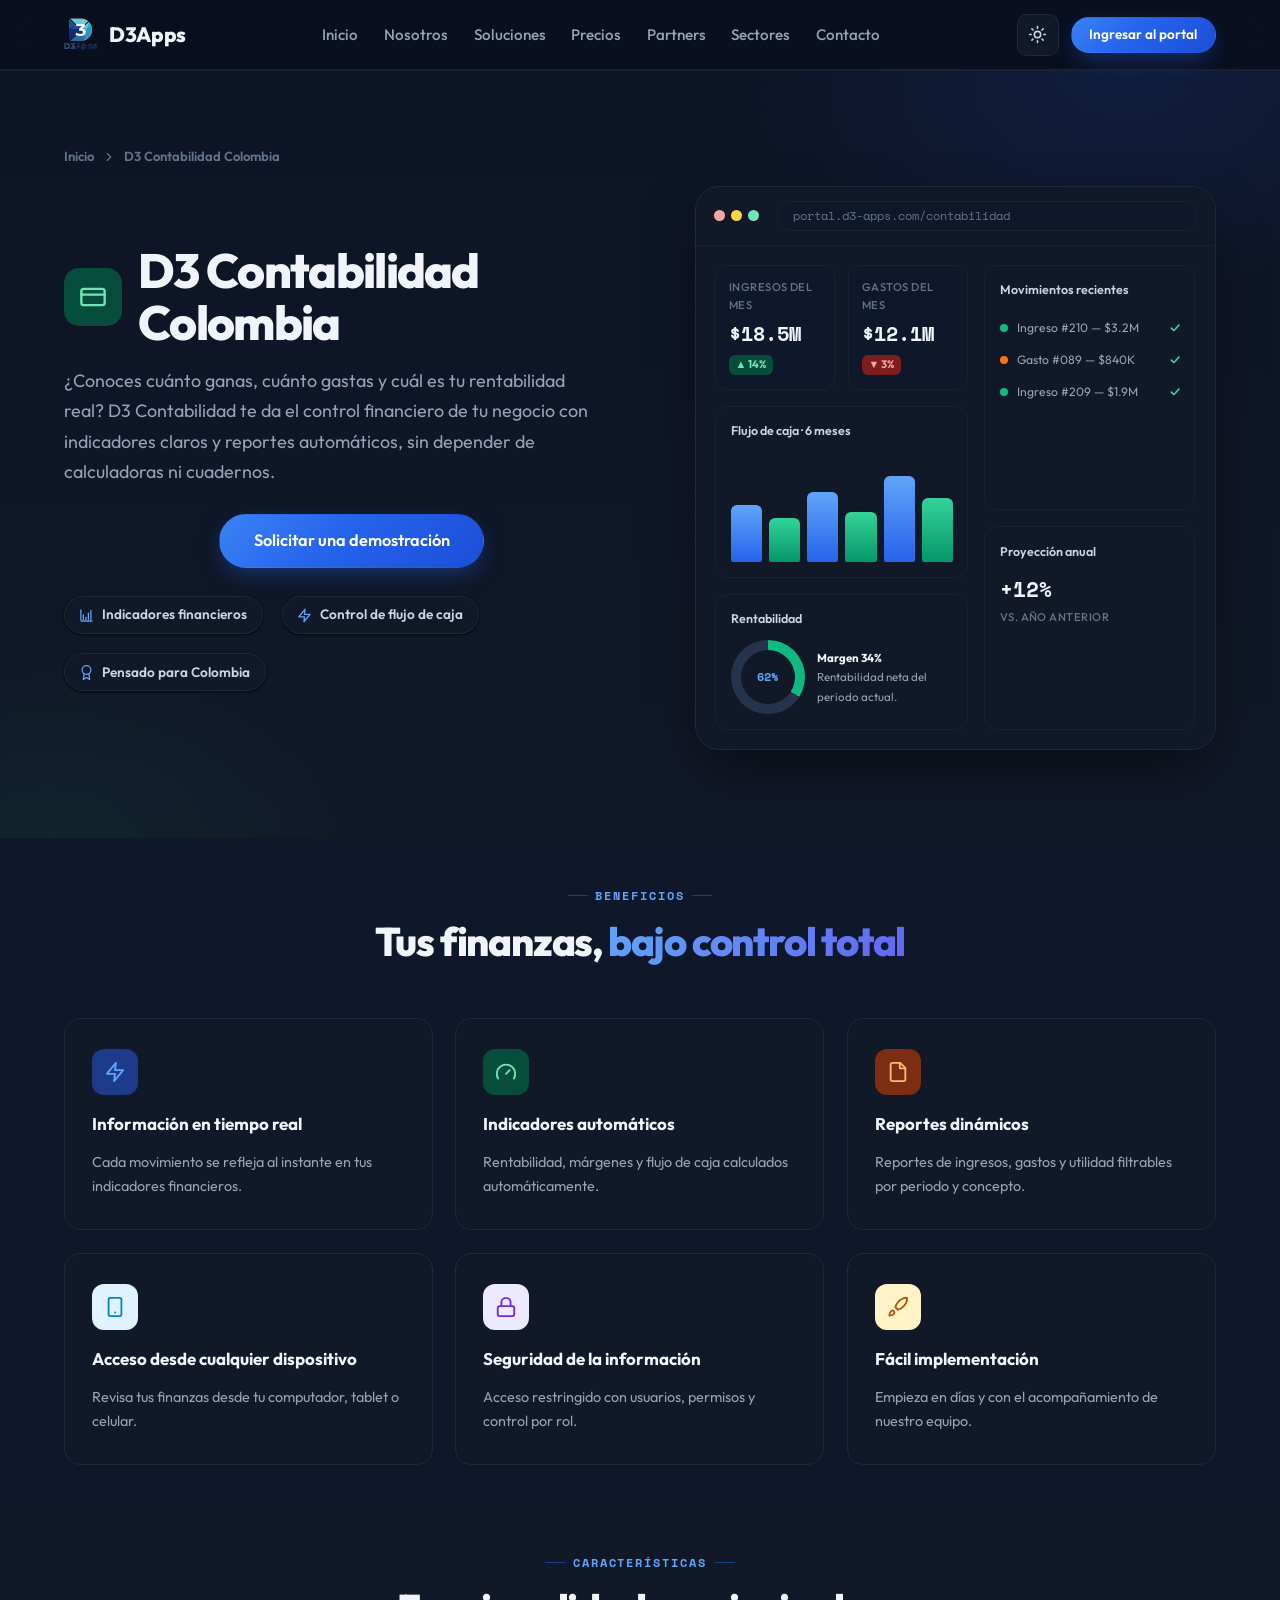
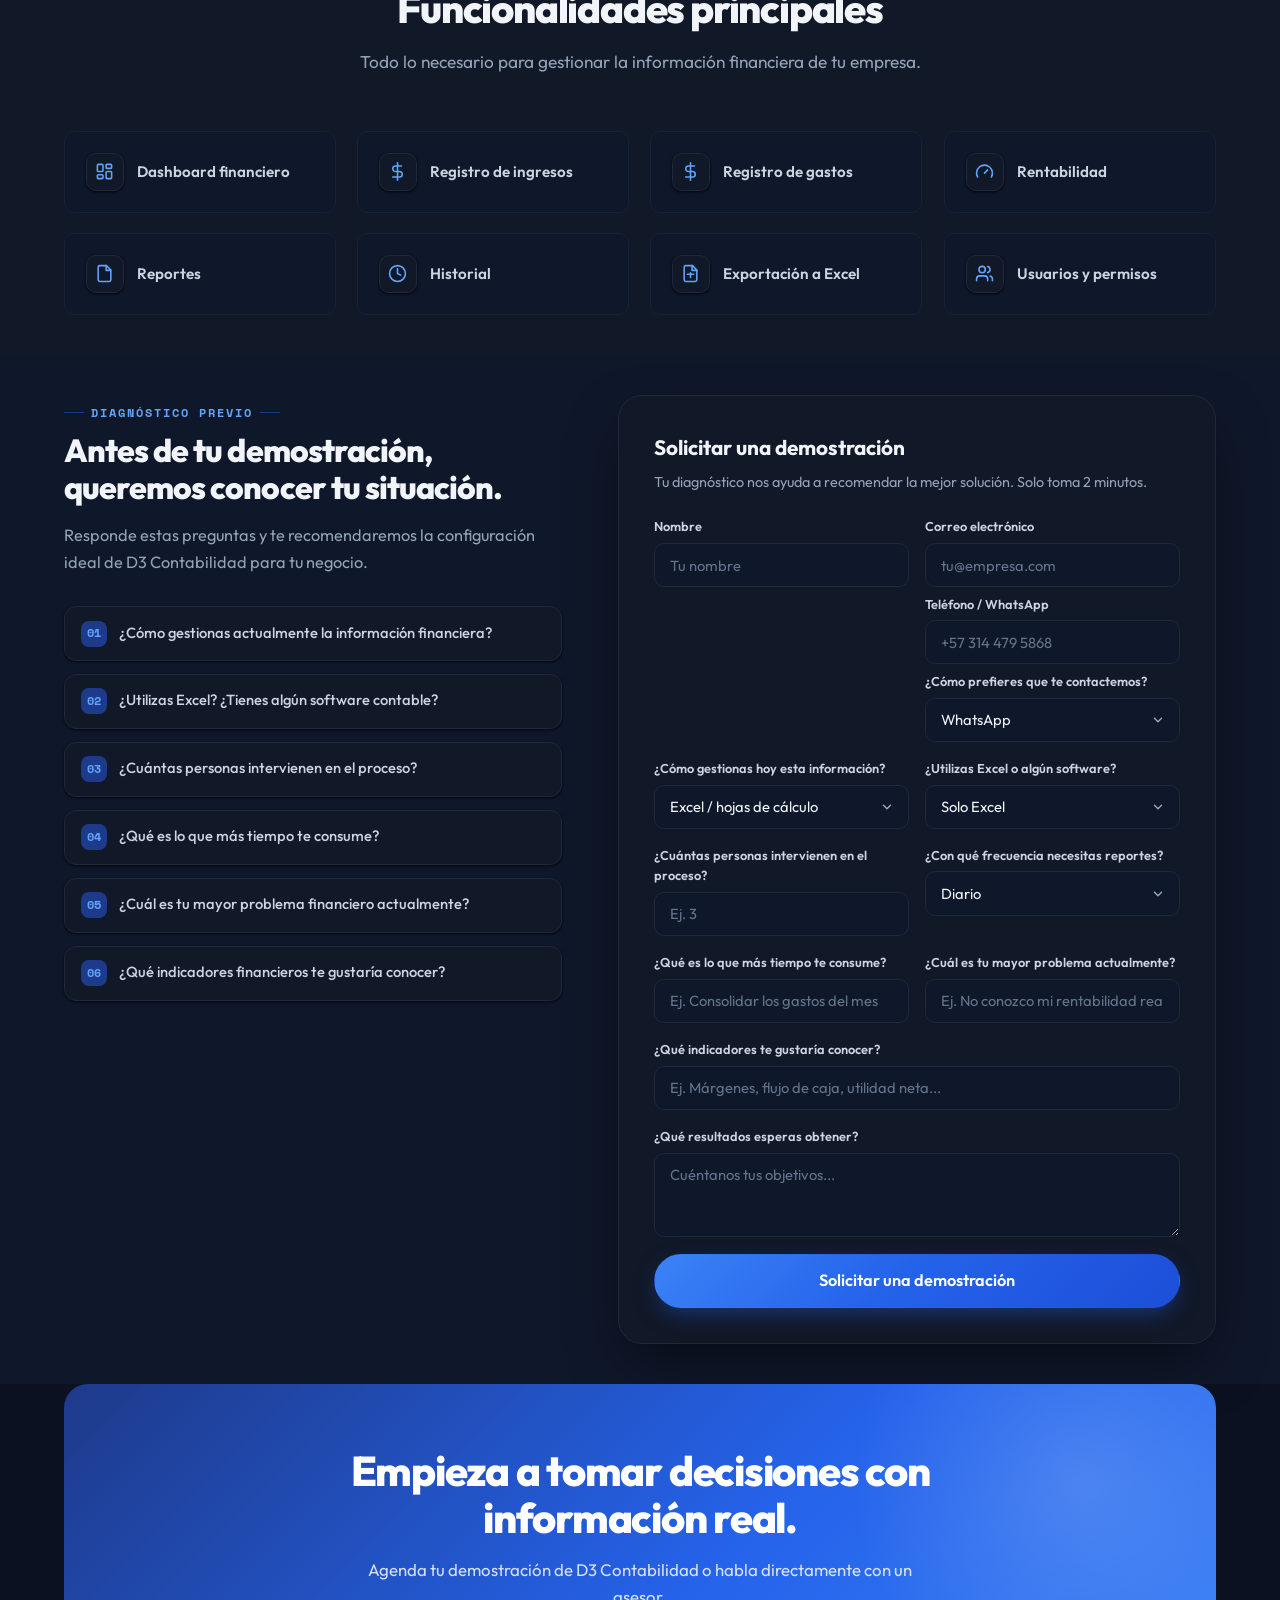
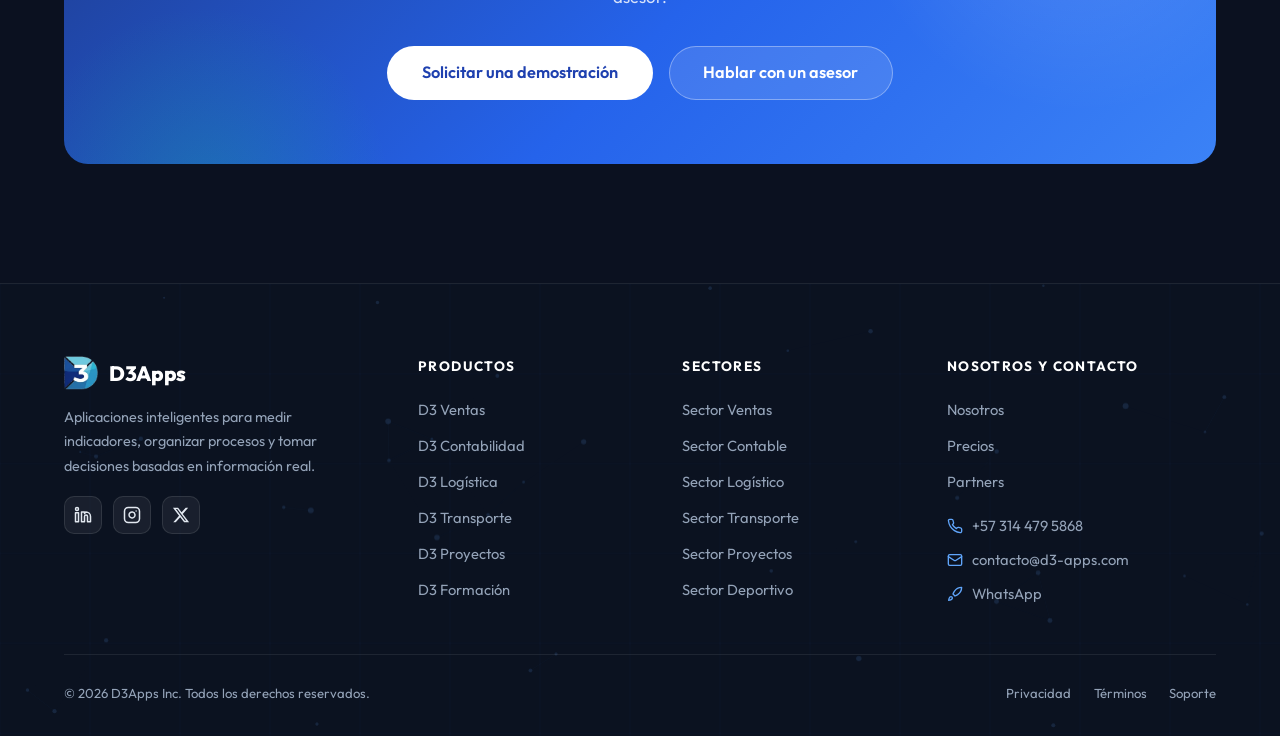
<file: html/d3-contabilidad-colombia.html>
<!DOCTYPE html>
<html lang="es">

<head>
  <meta charset="UTF-8">
  <meta name="viewport" content="width=device-width, initial-scale=1.0">
  <script src="theme.js"></script>
  <title>D3 Contabilidad Colombia — Control financiero e indicadores claros | D3Apps</title>
  <meta name="description"
    content="D3 Contabilidad Colombia: controla ingresos, gastos y rentabilidad con indicadores financieros claros y reportes automáticos.">
  <link rel="stylesheet" href="styles.css">
  <link rel="icon" type="image/png" href="icons/dark_264x264.png">
</head>

<body>

  <!-- ======================= HEADER ======================= -->
  <header id="site-header"></header>

  <main>

    <!-- ======================= PRODUCT HERO ======================= -->
    <section class="product-hero" id="producto">
      <div class="container">
        <nav class="breadcrumb reveal">
          <a href="index.html">Inicio</a>
          <svg viewBox="0 0 24 24" fill="none" stroke="currentColor" stroke-width="2" stroke-linecap="round" stroke-linejoin="round"><polyline points="9 18 15 12 9 6"/></svg>
          <span>D3 Contabilidad Colombia</span>
        </nav>

        <div class="product-hero-grid">
          <div class="product-hero-copy">
            <div class="product-title-row reveal reveal-delay-1">
              <span class="badge" style="background:var(--green-soft);color:var(--green-dark)">
                <svg viewBox="0 0 24 24" fill="none" stroke="currentColor" stroke-width="2" stroke-linecap="round" stroke-linejoin="round"><rect width="20" height="14" x="2" y="5" rx="2"/><line x1="2" x2="22" y1="10" y2="10"/></svg>
              </span>
              <h1>D3 Contabilidad Colombia</h1>
            </div>
            <p class="lead reveal reveal-delay-2">
              ¿Conoces cuánto ganas, cuánto gastas y cuál es tu rentabilidad real? D3 Contabilidad te da el
              control financiero de tu negocio con indicadores claros y reportes automáticos, sin depender de
              calculadoras ni cuadernos.
            </p>
            <div class="hero-actions reveal reveal-delay-3">
              <a href="#diagnostico" class="btn btn-primary btn-lg">Solicitar una demostración</a>
            </div>
            <div class="product-meta reveal reveal-delay-4">
              <span class="meta-item">
                <svg viewBox="0 0 24 24" fill="none" stroke="currentColor" stroke-width="2" stroke-linecap="round" stroke-linejoin="round"><path d="M3 3v16a2 2 0 0 0 2 2h16"/><path d="M7 11v8"/><path d="M11 15v4"/><path d="M15 8v12"/><path d="M19 4v16"/></svg>
                Indicadores financieros
              </span>
              <span class="meta-item">
                <svg viewBox="0 0 24 24" fill="none" stroke="currentColor" stroke-width="2" stroke-linecap="round" stroke-linejoin="round"><polyline points="13 2 3 14 12 14 11 22 21 10 12 10 13 2"/></svg>
                Control de flujo de caja
              </span>
              <span class="meta-item">
                <svg viewBox="0 0 24 24" fill="none" stroke="currentColor" stroke-width="2" stroke-linecap="round" stroke-linejoin="round"><circle cx="12" cy="8" r="7"/><polyline points="8.21 13.89 7 23 12 20 17 23 15.79 13.88"/></svg>
                Pensado para Colombia
              </span>
            </div>
          </div>

          <div class="hero-visual reveal reveal-delay-2">
            <div class="glow"></div>
            <div class="dashboard">
              <div class="dashboard-bar">
                <span class="dot"></span><span class="dot"></span><span class="dot"></span>
                <span class="url">portal.d3-apps.com/contabilidad</span>
              </div>
              <div class="dashboard-body">
                <div class="dashboard-main">
                  <div class="kpis">
                    <div class="kpi">
                      <div class="kpi-label">Ingresos del mes</div>
                      <div class="kpi-value">$18.5M</div>
                      <span class="kpi-trend up">▲ 14%</span>
                    </div>
                    <div class="kpi">
                      <div class="kpi-label">Gastos del mes</div>
                      <div class="kpi-value">$12.1M</div>
                      <span class="kpi-trend down">▼ 3%</span>
                    </div>
                  </div>
                  <div class="chart-card">
                    <div class="chart-title"><span>Flujo de caja · 6 meses</span></div>
                    <div class="bars">
                      <div class="bar" style="height:52%"></div>
                      <div class="bar bar--alt" style="height:40%"></div>
                      <div class="bar" style="height:64%"></div>
                      <div class="bar bar--alt" style="height:46%"></div>
                      <div class="bar" style="height:78%"></div>
                      <div class="bar bar--alt" style="height:58%"></div>
                    </div>
                  </div>
                  <div class="chart-card" style="margin-top:1rem">
                    <div class="chart-title"><span>Rentabilidad</span></div>
                    <div class="donut-wrap">
                      <div class="donut" style="background:conic-gradient(#10b981 0% 34%, var(--donut-track) 34% 100%)"></div>
                      <div class="donut-legend"><b>Margen 34%</b><br>Rentabilidad neta del periodo actual.</div>
                    </div>
                  </div>
                </div>
                <div class="dashboard-side">
                  <div class="activity">
                    <div class="a-title">Movimientos recientes</div>
                    <div class="activity-item"><span class="dot" style="background:#10b981"></span>Ingreso #210 — $3.2M<span class="a-check">✓</span></div>
                    <div class="activity-item"><span class="dot" style="background:#f97316"></span>Gasto #089 — $840K<span class="a-check">✓</span></div>
                    <div class="activity-item"><span class="dot" style="background:#10b981"></span>Ingreso #209 — $1.9M<span class="a-check">✓</span></div>
                  </div>
                  <div class="chart-card">
                    <div class="chart-title"><span>Proyección anual</span></div>
                    <div class="kpi-value" style="font-size:1.3rem">+12%</div>
                    <div class="kpi-label" style="margin-top:0.2rem">vs. año anterior</div>
                  </div>
                </div>
              </div>
            </div>
          </div>
        </div>
      </div>
    </section>

    <!-- ======================= BENEFICIOS ======================= -->
    <section class="benefits-section">
      <div class="container">
        <div class="section-header reveal">
          <span class="section-label">Beneficios</span>
          <h2 class="section-title">Tus finanzas, <span class="accent">bajo control total</span></h2>
        </div>
        <div class="benefits-grid">
          <div class="benefit-card reveal">
            <span class="b-icon" style="background:var(--primary-soft);color:var(--primary)">
              <svg viewBox="0 0 24 24" fill="none" stroke="currentColor" stroke-width="2" stroke-linecap="round" stroke-linejoin="round"><polyline points="13 2 3 14 12 14 11 22 21 10 12 10 13 2"/></svg>
            </span>
            <h3>Información en tiempo real</h3>
            <p>Cada movimiento se refleja al instante en tus indicadores financieros.</p>
          </div>
          <div class="benefit-card reveal reveal-delay-1">
            <span class="b-icon" style="background:var(--green-soft);color:var(--green-dark)">
              <svg viewBox="0 0 24 24" fill="none" stroke="currentColor" stroke-width="2" stroke-linecap="round" stroke-linejoin="round"><path d="m12 14 4-4"/><path d="M3.34 19a10 10 0 1 1 17.32 0"/></svg>
            </span>
            <h3>Indicadores automáticos</h3>
            <p>Rentabilidad, márgenes y flujo de caja calculados automáticamente.</p>
          </div>
          <div class="benefit-card reveal reveal-delay-2">
            <span class="b-icon" style="background:var(--orange-soft);color:var(--orange-dark)">
              <svg viewBox="0 0 24 24" fill="none" stroke="currentColor" stroke-width="2" stroke-linecap="round" stroke-linejoin="round"><path d="M14.5 2H6a2 2 0 0 0-2 2v16a2 2 0 0 0 2 2h12a2 2 0 0 0 2-2V7.5L14.5 2z"/><polyline points="14 2 14 8 20 8"/></svg>
            </span>
            <h3>Reportes dinámicos</h3>
            <p>Reportes de ingresos, gastos y utilidad filtrables por periodo y concepto.</p>
          </div>
          <div class="benefit-card reveal">
            <span class="b-icon" style="background:#e0f2fe;color:#0284c7">
              <svg viewBox="0 0 24 24" fill="none" stroke="currentColor" stroke-width="2" stroke-linecap="round" stroke-linejoin="round"><rect width="14" height="20" x="5" y="2" rx="2" ry="2"/><path d="M12 18h.01"/></svg>
            </span>
            <h3>Acceso desde cualquier dispositivo</h3>
            <p>Revisa tus finanzas desde tu computador, tablet o celular.</p>
          </div>
          <div class="benefit-card reveal reveal-delay-1">
            <span class="b-icon" style="background:#ede9fe;color:#6d28d9">
              <svg viewBox="0 0 24 24" fill="none" stroke="currentColor" stroke-width="2" stroke-linecap="round" stroke-linejoin="round"><rect width="18" height="11" x="3" y="11" rx="2" ry="2"/><path d="M7 11V7a5 5 0 0 1 10 0v4"/></svg>
            </span>
            <h3>Seguridad de la información</h3>
            <p>Acceso restringido con usuarios, permisos y control por rol.</p>
          </div>
          <div class="benefit-card reveal reveal-delay-2">
            <span class="b-icon" style="background:#fef3c7;color:#b45309">
              <svg viewBox="0 0 24 24" fill="none" stroke="currentColor" stroke-width="2" stroke-linecap="round" stroke-linejoin="round"><path d="M4.5 16.5c-1.5 1.26-2 5-2 5s3.74-.5 5-2c.71-.84.7-2.13-.09-2.91a2.18 2.18 0 0 0-2.91-.09z"/><path d="m12 15-3-3a22 22 0 0 1 2-3.95A12.88 12.88 0 0 1 22 2c0 2.72-.78 7.5-6 11a22.35 22.35 0 0 1-4 2z"/></svg>
            </span>
            <h3>Fácil implementación</h3>
            <p>Empieza en días y con el acompañamiento de nuestro equipo.</p>
          </div>
        </div>
      </div>
    </section>

    <!-- ======================= CARACTERÍSTICAS ======================= -->
    <section class="features-section">
      <div class="container">
        <div class="section-header reveal">
          <span class="section-label">Características</span>
          <h2 class="section-title">Funcionalidades principales</h2>
          <p class="section-desc">Todo lo necesario para gestionar la información financiera de tu empresa.</p>
        </div>
        <div class="features-grid">
          <div class="feature-item reveal">
            <span class="f-icon"><svg viewBox="0 0 24 24" fill="none" stroke="currentColor" stroke-width="2" stroke-linecap="round" stroke-linejoin="round"><rect width="7" height="9" x="3" y="3" rx="1"/><rect width="7" height="5" x="14" y="3" rx="1"/><rect width="7" height="9" x="14" y="12" rx="1"/><rect width="7" height="5" x="3" y="16" rx="1"/></svg></span>
            <span>Dashboard financiero</span>
          </div>
          <div class="feature-item reveal reveal-delay-1">
            <span class="f-icon"><svg viewBox="0 0 24 24" fill="none" stroke="currentColor" stroke-width="2" stroke-linecap="round" stroke-linejoin="round"><line x1="12" x2="12" y1="1" y2="23"/><path d="M17 5H9.5a3.5 3.5 0 0 0 0 7h5a3.5 3.5 0 0 1 0 7H6"/></svg></span>
            <span>Registro de ingresos</span>
          </div>
          <div class="feature-item reveal reveal-delay-2">
            <span class="f-icon"><svg viewBox="0 0 24 24" fill="none" stroke="currentColor" stroke-width="2" stroke-linecap="round" stroke-linejoin="round"><path d="M12 1v22"/><path d="M17 5H9.5a3.5 3.5 0 0 0 0 7h5a3.5 3.5 0 0 1 0 7H6"/></svg></span>
            <span>Registro de gastos</span>
          </div>
          <div class="feature-item reveal reveal-delay-3">
            <span class="f-icon"><svg viewBox="0 0 24 24" fill="none" stroke="currentColor" stroke-width="2" stroke-linecap="round" stroke-linejoin="round"><path d="m12 14 4-4"/><path d="M3.34 19a10 10 0 1 1 17.32 0"/></svg></span>
            <span>Rentabilidad</span>
          </div>
          <div class="feature-item reveal">
            <span class="f-icon"><svg viewBox="0 0 24 24" fill="none" stroke="currentColor" stroke-width="2" stroke-linecap="round" stroke-linejoin="round"><path d="M14.5 2H6a2 2 0 0 0-2 2v16a2 2 0 0 0 2 2h12a2 2 0 0 0 2-2V7.5L14.5 2z"/><polyline points="14 2 14 8 20 8"/></svg></span>
            <span>Reportes</span>
          </div>
          <div class="feature-item reveal reveal-delay-1">
            <span class="f-icon"><svg viewBox="0 0 24 24" fill="none" stroke="currentColor" stroke-width="2" stroke-linecap="round" stroke-linejoin="round"><circle cx="12" cy="12" r="10"/><polyline points="12 6 12 12 16 14"/></svg></span>
            <span>Historial</span>
          </div>
          <div class="feature-item reveal reveal-delay-2">
            <span class="f-icon"><svg viewBox="0 0 24 24" fill="none" stroke="currentColor" stroke-width="2" stroke-linecap="round" stroke-linejoin="round"><path d="M14.5 2H6a2 2 0 0 0-2 2v16a2 2 0 0 0 2 2h12a2 2 0 0 0 2-2V7.5L14.5 2z"/><polyline points="14 2 14 8 20 8"/><line x1="12" x2="12" y1="11" y2="17"/><line x1="8" x2="16" y1="13" y2="13"/></svg></span>
            <span>Exportación a Excel</span>
          </div>
          <div class="feature-item reveal reveal-delay-3">
            <span class="f-icon"><svg viewBox="0 0 24 24" fill="none" stroke="currentColor" stroke-width="2" stroke-linecap="round" stroke-linejoin="round"><path d="M16 21v-2a4 4 0 0 0-4-4H6a4 4 0 0 0-4 4v2"/><circle cx="9" cy="7" r="4"/><path d="M22 21v-2a4 4 0 0 0-3-3.87"/><path d="M16 3.13a4 4 0 0 1 0 7.75"/></svg></span>
            <span>Usuarios y permisos</span>
          </div>
        </div>
      </div>
    </section>

    <!-- ======================= DIAGNÓSTICO ======================= -->
    <section class="diagnostic-section" id="diagnostico">
      <div class="container">
        <div class="diagnostic-layout">
          <div class="demo-info reveal">
            <span class="section-label" style="margin-bottom:0.6rem">Diagnóstico previo</span>
            <h2>Antes de tu demostración, queremos conocer tu situación.</h2>
            <p>Responde estas preguntas y te recomendaremos la configuración ideal de D3 Contabilidad para tu negocio.</p>
            <div class="diag-questions">
              <div class="diag-question"><span class="q-num">01</span>¿Cómo gestionas actualmente la información financiera?</div>
              <div class="diag-question"><span class="q-num">02</span>¿Utilizas Excel? ¿Tienes algún software contable?</div>
              <div class="diag-question"><span class="q-num">03</span>¿Cuántas personas intervienen en el proceso?</div>
              <div class="diag-question"><span class="q-num">04</span>¿Qué es lo que más tiempo te consume?</div>
              <div class="diag-question"><span class="q-num">05</span>¿Cuál es tu mayor problema financiero actualmente?</div>
              <div class="diag-question"><span class="q-num">06</span>¿Qué indicadores financieros te gustaría conocer?</div>
            </div>
          </div>

          <div class="demo-card reveal reveal-delay-1">
            <h3>Solicitar una demostración</h3>
            <p>Tu diagnóstico nos ayuda a recomendar la mejor solución. Solo toma 2 minutos.</p>
            <form class="demo-form" novalidate>
              <div class="form-grid">
                <div class="form-group">
                  <label class="form-label" for="d-nombre">Nombre</label>
                  <input class="input-field" type="text" id="d-nombre" placeholder="Tu nombre" required>
                </div>
                <div class="form-group">
                  <label class="form-label" for="d-email">Correo electrónico</label>
                  <input class="input-field" type="email" id="d-email" placeholder="tu@empresa.com" required>
                <div class="form-group">
                  <label class="form-label" for="d-telefono">Teléfono / WhatsApp</label>
                  <input class="input-field" type="tel" id="d-telefono" placeholder="+57 314 479 5868">
                </div>
                <div class="form-group">
                  <label class="form-label" for="d-contacto">¿Cómo prefieres que te contactemos?</label>
                  <select class="input-field" id="d-contacto">
                    <option value="whatsapp">WhatsApp</option>
                    <option value="correo">Correo electrónico</option>
                    <option value="telefono">Llamada telefónica</option>
                  </select>
                </div>

                </div>
                <div class="form-group">
                  <label class="form-label" for="d-gestion">¿Cómo gestionas hoy esta información?</label>
                  <select class="input-field" id="d-gestion">
                    <option value="excel">Excel / hojas de cálculo</option>
                    <option value="software">Software contable</option>
                    <option value="papel">Papel / cuadernos</option>
                    <option value="contador">Un contador externo</option>
                    <option value="nada">Nada por ahora</option>
                  </select>
                </div>
                <div class="form-group">
                  <label class="form-label" for="d-software">¿Utilizas Excel o algún software?</label>
                  <select class="input-field" id="d-software">
                    <option value="excel">Solo Excel</option>
                    <option value="basico">Software básico</option>
                    <option value="especializado">Software especializado</option>
                    <option value="ninguno">Ninguno</option>
                  </select>
                </div>
                <div class="form-group">
                  <label class="form-label" for="d-personas">¿Cuántas personas intervienen en el proceso?</label>
                  <input class="input-field" type="number" id="d-personas" min="1" placeholder="Ej. 3">
                </div>
                <div class="form-group">
                  <label class="form-label" for="d-frecuencia">¿Con qué frecuencia necesitas reportes?</label>
                  <select class="input-field" id="d-frecuencia">
                    <option value="diario">Diario</option>
                    <option value="semanal">Semanal</option>
                    <option value="mensual">Mensual</option>
                    <option value="trimestral">Trimestral</option>
                  </select>
                </div>
                <div class="form-group">
                  <label class="form-label" for="d-tiempo">¿Qué es lo que más tiempo te consume?</label>
                  <input class="input-field" type="text" id="d-tiempo" placeholder="Ej. Consolidar los gastos del mes">
                </div>
                <div class="form-group">
                  <label class="form-label" for="d-problema">¿Cuál es tu mayor problema actualmente?</label>
                  <input class="input-field" type="text" id="d-problema" placeholder="Ej. No conozco mi rentabilidad real">
                </div>
                <div class="form-group full">
                  <label class="form-label" for="d-indicadores">¿Qué indicadores te gustaría conocer?</label>
                  <input class="input-field" type="text" id="d-indicadores" placeholder="Ej. Márgenes, flujo de caja, utilidad neta...">
                </div>
                <div class="form-group full">
                  <label class="form-label" for="d-resultados">¿Qué resultados esperas obtener?</label>
                  <textarea class="input-field" id="d-resultados" placeholder="Cuéntanos tus objetivos..."></textarea>
                </div>
              </div>
              <button type="submit" class="btn btn-primary btn-lg">Solicitar una demostración</button>
              <div class="form-success">
                <svg viewBox="0 0 24 24" fill="none" stroke="currentColor" stroke-width="2.5" stroke-linecap="round" stroke-linejoin="round"><circle cx="12" cy="12" r="10"/><path d="m9 12 2 2 4-4"/></svg>
                <span>¡Gracias! Tu diagnóstico fue recibido. Un asesor te contactará muy pronto.</span>
              </div>
            </form>
          </div>
        </div>
      </div>
    </section>

    <!-- ======================= CTA ======================= -->
    <section style="padding-top:0">
      <div class="container">
        <div class="cta-band reveal">
          <h2>Empieza a tomar decisiones con información real.</h2>
          <p>Agenda tu demostración de D3 Contabilidad o habla directamente con un asesor.</p>
          <div class="cta-actions">
            <a href="#diagnostico" class="btn btn-white btn-lg">Solicitar una demostración</a>
            <a href="https://wa.me/573144795868" target="_blank" rel="noopener" class="btn btn-ghost btn-lg">Hablar con un asesor</a>
          </div>
        </div>
      </div>
    </section>

  </main>

  <!-- ======================= FOOTER ======================= -->
  <div id="site-footer"></div>

  <script src="site.js"></script>
</body>

</html>
</file>
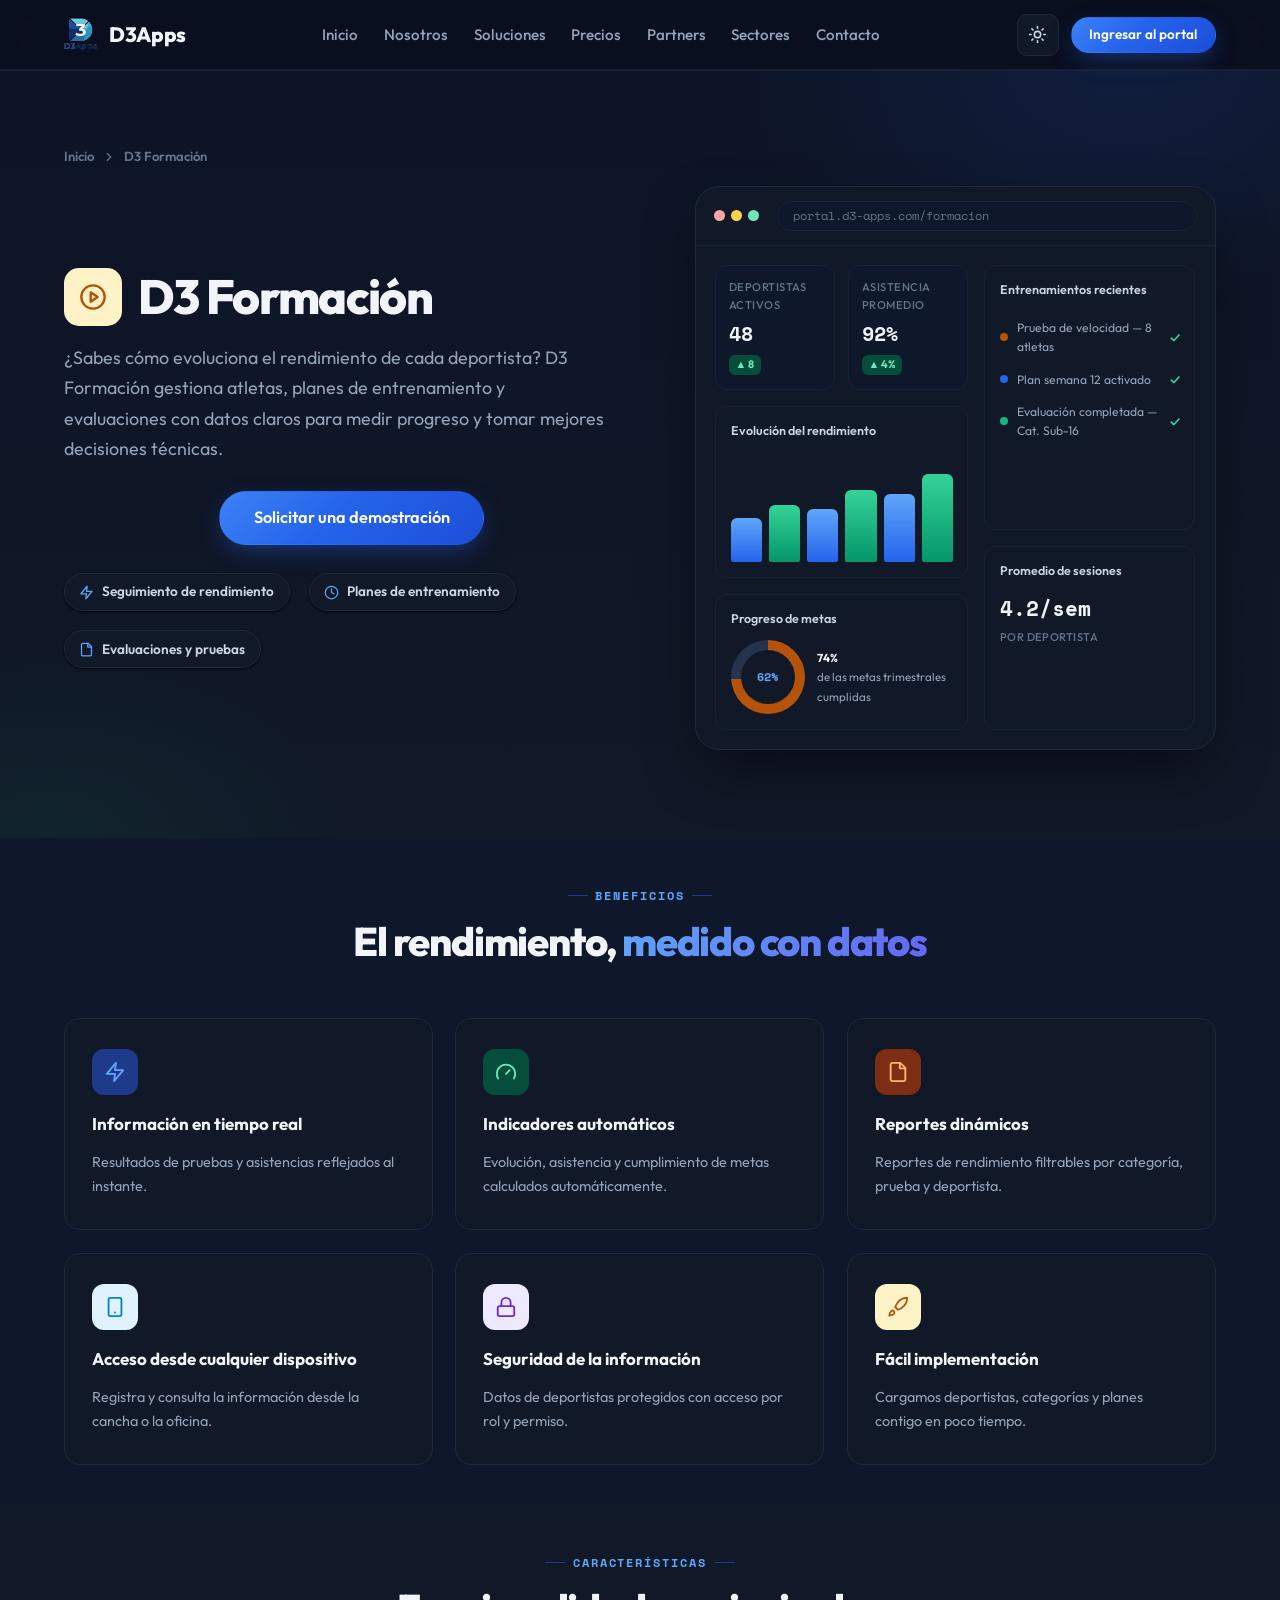
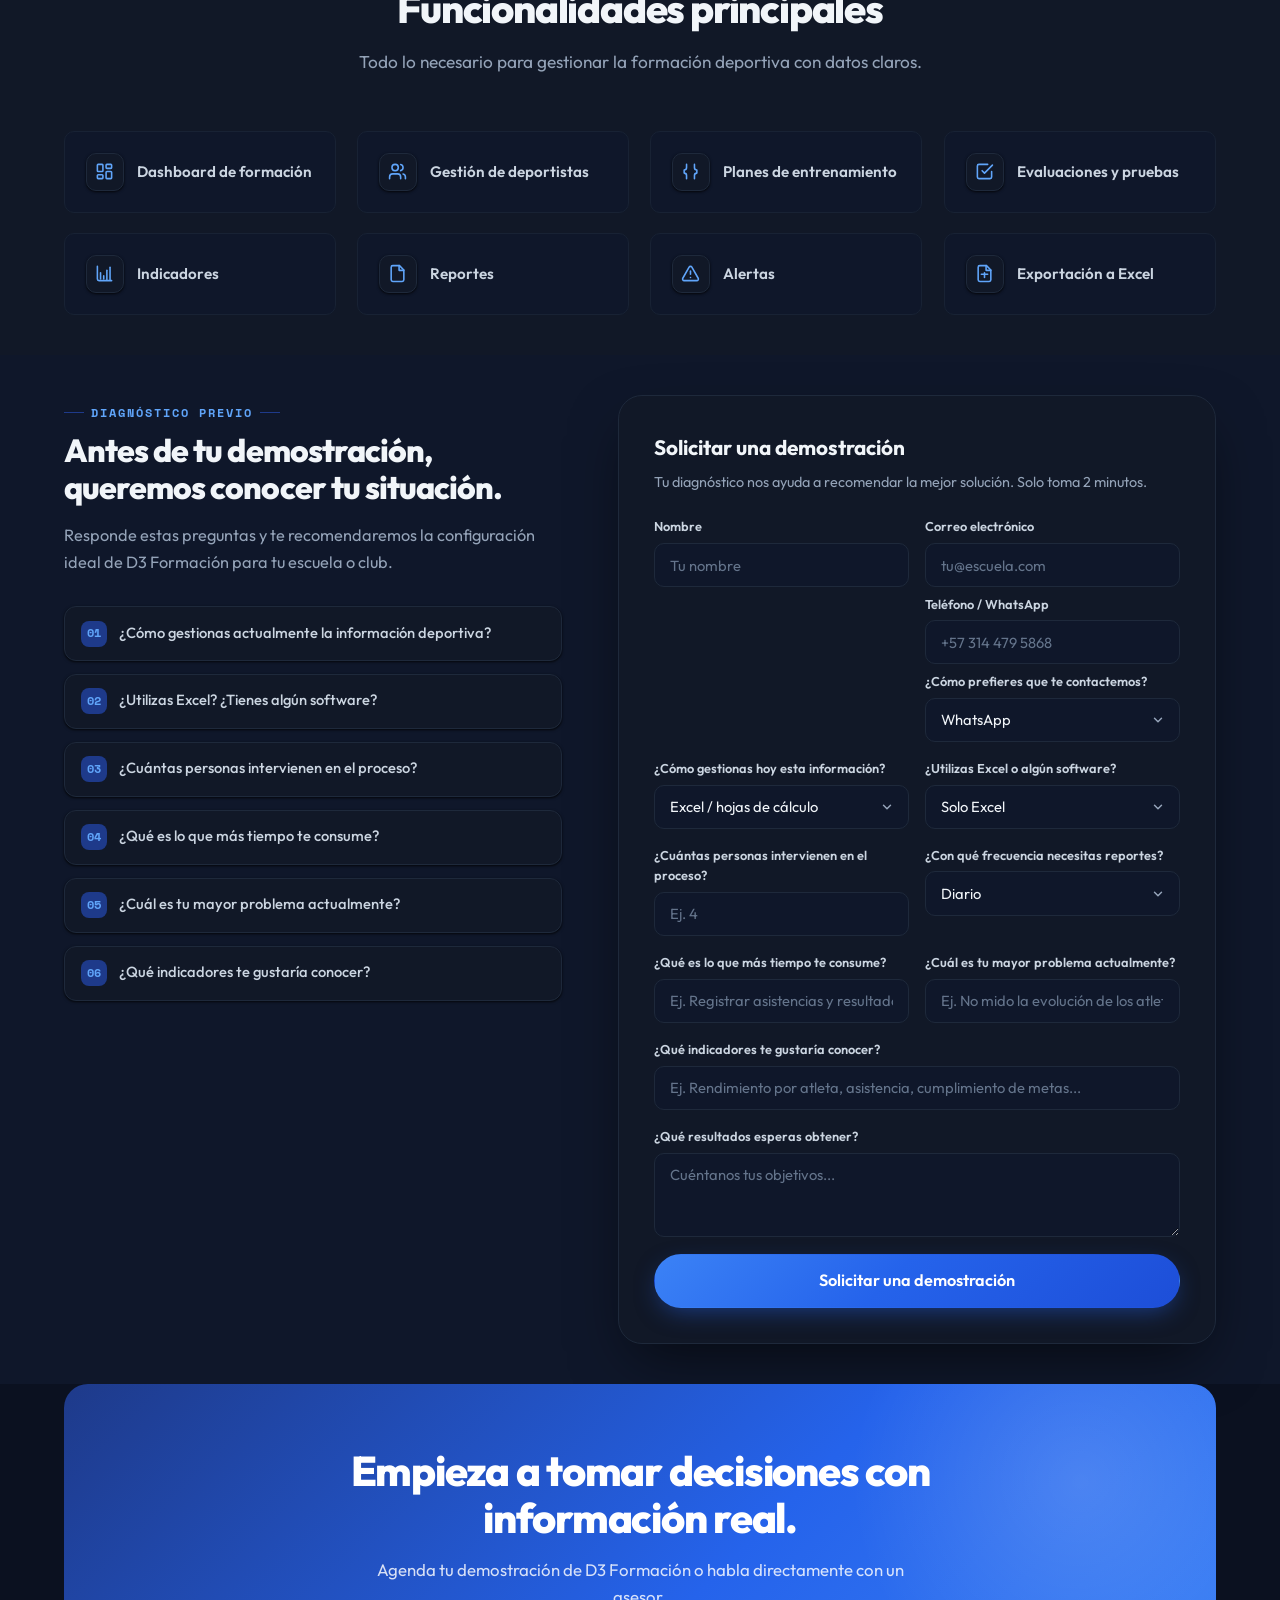
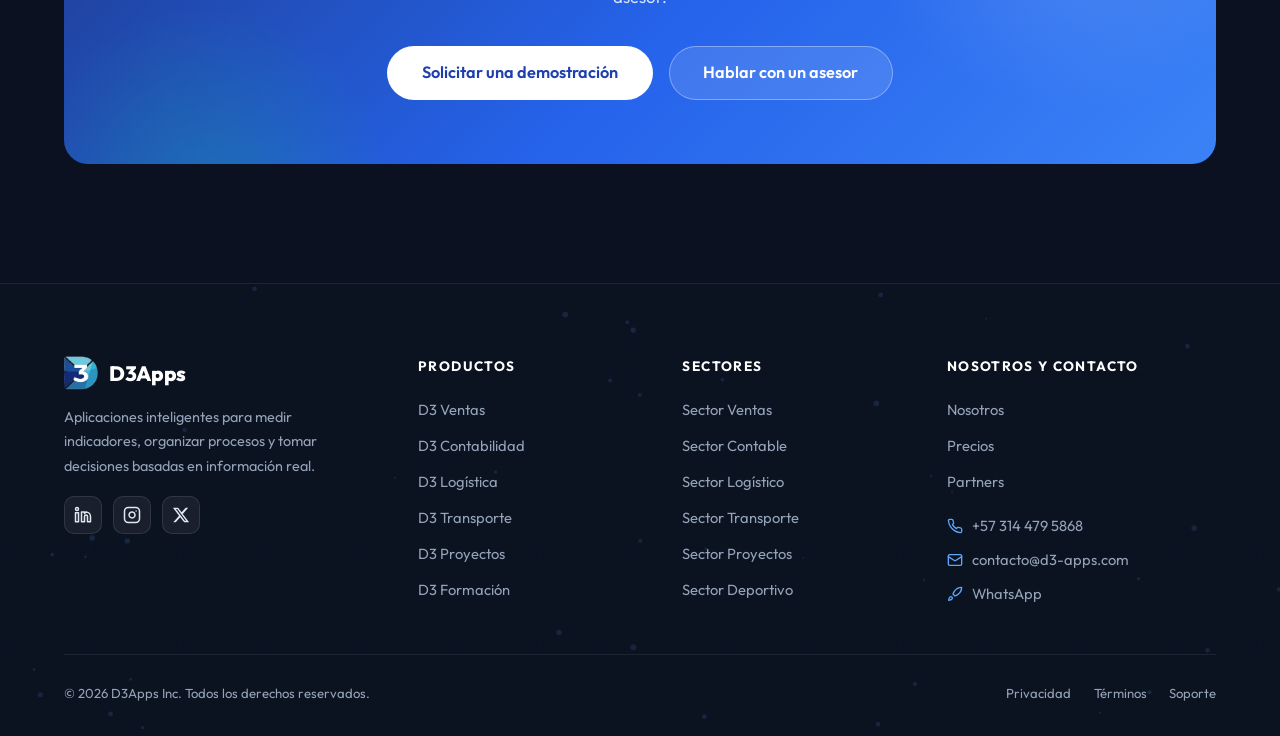
<file: html/d3-formacion.html>
<!DOCTYPE html>
<html lang="es">

<head>
  <meta charset="UTF-8">
  <meta name="viewport" content="width=device-width, initial-scale=1.0">
  <script src="theme.js"></script>
  <title>D3 Formación — Gestión deportiva y seguimiento de atletas | D3Apps</title>
  <meta name="description"
    content="D3 Formación: gestiona deportistas, planes de entrenamiento y evaluaciones con indicadores claros de rendimiento.">
  <link rel="stylesheet" href="styles.css">
  <link rel="icon" type="image/png" href="icons/dark_264x264.png">
</head>

<body>

  <!-- ======================= HEADER ======================= -->
  <header id="site-header"></header>

  <main>

    <!-- ======================= PRODUCT HERO ======================= -->
    <section class="product-hero" id="producto">
      <div class="container">
        <nav class="breadcrumb reveal">
          <a href="index.html">Inicio</a>
          <svg viewBox="0 0 24 24" fill="none" stroke="currentColor" stroke-width="2" stroke-linecap="round" stroke-linejoin="round"><polyline points="9 18 15 12 9 6"/></svg>
          <span>D3 Formación</span>
        </nav>

        <div class="product-hero-grid">
          <div class="product-hero-copy">
            <div class="product-title-row reveal reveal-delay-1">
              <span class="badge" style="background:#fef3c7;color:#b45309">
                <svg viewBox="0 0 24 24" fill="none" stroke="currentColor" stroke-width="2" stroke-linecap="round" stroke-linejoin="round"><circle cx="12" cy="12" r="10"/><polygon points="10 8 16 12 10 16 10 8"/></svg>
              </span>
              <h1>D3 Formación</h1>
            </div>
            <p class="lead reveal reveal-delay-2">
              ¿Sabes cómo evoluciona el rendimiento de cada deportista? D3 Formación gestiona atletas, planes de
              entrenamiento y evaluaciones con datos claros para medir progreso y tomar mejores decisiones técnicas.
            </p>
            <div class="hero-actions reveal reveal-delay-3">
              <a href="#diagnostico" class="btn btn-primary btn-lg">Solicitar una demostración</a>
            </div>
            <div class="product-meta reveal reveal-delay-4">
              <span class="meta-item">
                <svg viewBox="0 0 24 24" fill="none" stroke="currentColor" stroke-width="2" stroke-linecap="round" stroke-linejoin="round"><polyline points="13 2 3 14 12 14 11 22 21 10 12 10 13 2"/></svg>
                Seguimiento de rendimiento
              </span>
              <span class="meta-item">
                <svg viewBox="0 0 24 24" fill="none" stroke="currentColor" stroke-width="2" stroke-linecap="round" stroke-linejoin="round"><circle cx="12" cy="12" r="10"/><polyline points="12 6 12 12 16 14"/></svg>
                Planes de entrenamiento
              </span>
              <span class="meta-item">
                <svg viewBox="0 0 24 24" fill="none" stroke="currentColor" stroke-width="2" stroke-linecap="round" stroke-linejoin="round"><path d="M14.5 2H6a2 2 0 0 0-2 2v16a2 2 0 0 0 2 2h12a2 2 0 0 0 2-2V7.5L14.5 2z"/><polyline points="14 2 14 8 20 8"/></svg>
                Evaluaciones y pruebas
              </span>
            </div>
          </div>

          <div class="hero-visual reveal reveal-delay-2">
            <div class="glow"></div>
            <div class="dashboard">
              <div class="dashboard-bar">
                <span class="dot"></span><span class="dot"></span><span class="dot"></span>
                <span class="url">portal.d3-apps.com/formacion</span>
              </div>
              <div class="dashboard-body">
                <div class="dashboard-main">
                  <div class="kpis">
                    <div class="kpi">
                      <div class="kpi-label">Deportistas activos</div>
                      <div class="kpi-value">48</div>
                      <span class="kpi-trend up">▲ 8</span>
                    </div>
                    <div class="kpi">
                      <div class="kpi-label">Asistencia promedio</div>
                      <div class="kpi-value">92%</div>
                      <span class="kpi-trend up">▲ 4%</span>
                    </div>
                  </div>
                  <div class="chart-card">
                    <div class="chart-title"><span>Evolución del rendimiento</span></div>
                    <div class="bars">
                      <div class="bar" style="height:40%"></div>
                      <div class="bar bar--alt" style="height:52%"></div>
                      <div class="bar" style="height:48%"></div>
                      <div class="bar bar--alt" style="height:66%"></div>
                      <div class="bar" style="height:62%"></div>
                      <div class="bar bar--alt" style="height:80%"></div>
                    </div>
                  </div>
                  <div class="chart-card" style="margin-top:1rem">
                    <div class="chart-title"><span>Progreso de metas</span></div>
                    <div class="donut-wrap">
                      <div class="donut" style="background:conic-gradient(#b45309 0% 74%, var(--donut-track) 74% 100%)"></div>
                      <div class="donut-legend"><b>74%</b><br>de las metas trimestrales cumplidas</div>
                    </div>
                  </div>
                </div>
                <div class="dashboard-side">
                  <div class="activity">
                    <div class="a-title">Entrenamientos recientes</div>
                    <div class="activity-item"><span class="dot" style="background:#b45309"></span>Prueba de velocidad — 8 atletas<span class="a-check">✓</span></div>
                    <div class="activity-item"><span class="dot" style="background:#2563eb"></span>Plan semana 12 activado<span class="a-check">✓</span></div>
                    <div class="activity-item"><span class="dot" style="background:#10b981"></span>Evaluación completada — Cat. Sub-16<span class="a-check">✓</span></div>
                  </div>
                  <div class="chart-card">
                    <div class="chart-title"><span>Promedio de sesiones</span></div>
                    <div class="kpi-value" style="font-size:1.3rem">4.2/sem</div>
                    <div class="kpi-label" style="margin-top:0.2rem">por deportista</div>
                  </div>
                </div>
              </div>
            </div>
          </div>
        </div>
      </div>
    </section>

    <!-- ======================= BENEFICIOS ======================= -->
    <section class="benefits-section">
      <div class="container">
        <div class="section-header reveal">
          <span class="section-label">Beneficios</span>
          <h2 class="section-title">El rendimiento, <span class="accent">medido con datos</span></h2>
        </div>
        <div class="benefits-grid">
          <div class="benefit-card reveal">
            <span class="b-icon" style="background:var(--primary-soft);color:var(--primary)">
              <svg viewBox="0 0 24 24" fill="none" stroke="currentColor" stroke-width="2" stroke-linecap="round" stroke-linejoin="round"><polyline points="13 2 3 14 12 14 11 22 21 10 12 10 13 2"/></svg>
            </span>
            <h3>Información en tiempo real</h3>
            <p>Resultados de pruebas y asistencias reflejados al instante.</p>
          </div>
          <div class="benefit-card reveal reveal-delay-1">
            <span class="b-icon" style="background:var(--green-soft);color:var(--green-dark)">
              <svg viewBox="0 0 24 24" fill="none" stroke="currentColor" stroke-width="2" stroke-linecap="round" stroke-linejoin="round"><path d="m12 14 4-4"/><path d="M3.34 19a10 10 0 1 1 17.32 0"/></svg>
            </span>
            <h3>Indicadores automáticos</h3>
            <p>Evolución, asistencia y cumplimiento de metas calculados automáticamente.</p>
          </div>
          <div class="benefit-card reveal reveal-delay-2">
            <span class="b-icon" style="background:var(--orange-soft);color:var(--orange-dark)">
              <svg viewBox="0 0 24 24" fill="none" stroke="currentColor" stroke-width="2" stroke-linecap="round" stroke-linejoin="round"><path d="M14.5 2H6a2 2 0 0 0-2 2v16a2 2 0 0 0 2 2h12a2 2 0 0 0 2-2V7.5L14.5 2z"/><polyline points="14 2 14 8 20 8"/></svg>
            </span>
            <h3>Reportes dinámicos</h3>
            <p>Reportes de rendimiento filtrables por categoría, prueba y deportista.</p>
          </div>
          <div class="benefit-card reveal">
            <span class="b-icon" style="background:#e0f2fe;color:#0284c7">
              <svg viewBox="0 0 24 24" fill="none" stroke="currentColor" stroke-width="2" stroke-linecap="round" stroke-linejoin="round"><rect width="14" height="20" x="5" y="2" rx="2" ry="2"/><path d="M12 18h.01"/></svg>
            </span>
            <h3>Acceso desde cualquier dispositivo</h3>
            <p>Registra y consulta la información desde la cancha o la oficina.</p>
          </div>
          <div class="benefit-card reveal reveal-delay-1">
            <span class="b-icon" style="background:#ede9fe;color:#6d28d9">
              <svg viewBox="0 0 24 24" fill="none" stroke="currentColor" stroke-width="2" stroke-linecap="round" stroke-linejoin="round"><rect width="18" height="11" x="3" y="11" rx="2" ry="2"/><path d="M7 11V7a5 5 0 0 1 10 0v4"/></svg>
            </span>
            <h3>Seguridad de la información</h3>
            <p>Datos de deportistas protegidos con acceso por rol y permiso.</p>
          </div>
          <div class="benefit-card reveal reveal-delay-2">
            <span class="b-icon" style="background:#fef3c7;color:#b45309">
              <svg viewBox="0 0 24 24" fill="none" stroke="currentColor" stroke-width="2" stroke-linecap="round" stroke-linejoin="round"><path d="M4.5 16.5c-1.5 1.26-2 5-2 5s3.74-.5 5-2c.71-.84.7-2.13-.09-2.91a2.18 2.18 0 0 0-2.91-.09z"/><path d="m12 15-3-3a22 22 0 0 1 2-3.95A12.88 12.88 0 0 1 22 2c0 2.72-.78 7.5-6 11a22.35 22.35 0 0 1-4 2z"/></svg>
            </span>
            <h3>Fácil implementación</h3>
            <p>Cargamos deportistas, categorías y planes contigo en poco tiempo.</p>
          </div>
        </div>
      </div>
    </section>

    <!-- ======================= CARACTERÍSTICAS ======================= -->
    <section class="features-section">
      <div class="container">
        <div class="section-header reveal">
          <span class="section-label">Características</span>
          <h2 class="section-title">Funcionalidades principales</h2>
          <p class="section-desc">Todo lo necesario para gestionar la formación deportiva con datos claros.</p>
        </div>
        <div class="features-grid">
          <div class="feature-item reveal">
            <span class="f-icon"><svg viewBox="0 0 24 24" fill="none" stroke="currentColor" stroke-width="2" stroke-linecap="round" stroke-linejoin="round"><rect width="7" height="9" x="3" y="3" rx="1"/><rect width="7" height="5" x="14" y="3" rx="1"/><rect width="7" height="9" x="14" y="12" rx="1"/><rect width="7" height="5" x="3" y="16" rx="1"/></svg></span>
            <span>Dashboard de formación</span>
          </div>
          <div class="feature-item reveal reveal-delay-1">
            <span class="f-icon"><svg viewBox="0 0 24 24" fill="none" stroke="currentColor" stroke-width="2" stroke-linecap="round" stroke-linejoin="round"><circle cx="9" cy="7" r="4"/><path d="M2 21v-2a4 4 0 0 1 4-4h6a4 4 0 0 1 4 4v2"/><path d="M16 3.13a4 4 0 0 1 0 7.75"/><path d="M22 21v-2a4 4 0 0 0-3-3.87"/></svg></span>
            <span>Gestión de deportistas</span>
          </div>
          <div class="feature-item reveal reveal-delay-2">
            <span class="f-icon"><svg viewBox="0 0 24 24" fill="none" stroke="currentColor" stroke-width="2" stroke-linecap="round" stroke-linejoin="round"><path d="M17 3v4a3 3 0 0 0 3 3v4a3 3 0 0 0-3 3v4"/><path d="M7 3v4a3 3 0 0 1-3 3v4a3 3 0 0 1 3 3v4"/></svg></span>
            <span>Planes de entrenamiento</span>
          </div>
          <div class="feature-item reveal reveal-delay-3">
            <span class="f-icon"><svg viewBox="0 0 24 24" fill="none" stroke="currentColor" stroke-width="2" stroke-linecap="round" stroke-linejoin="round"><path d="M9 11l3 3L22 4"/><path d="M21 12v7a2 2 0 0 1-2 2H5a2 2 0 0 1-2-2V5a2 2 0 0 1 2-2h11"/></svg></span>
            <span>Evaluaciones y pruebas</span>
          </div>
          <div class="feature-item reveal">
            <span class="f-icon"><svg viewBox="0 0 24 24" fill="none" stroke="currentColor" stroke-width="2" stroke-linecap="round" stroke-linejoin="round"><path d="M3 3v16a2 2 0 0 0 2 2h16"/><path d="M7 11v8"/><path d="M11 15v4"/><path d="M15 8v12"/><path d="M19 4v16"/></svg></span>
            <span>Indicadores</span>
          </div>
          <div class="feature-item reveal reveal-delay-1">
            <span class="f-icon"><svg viewBox="0 0 24 24" fill="none" stroke="currentColor" stroke-width="2" stroke-linecap="round" stroke-linejoin="round"><path d="M14.5 2H6a2 2 0 0 0-2 2v16a2 2 0 0 0 2 2h12a2 2 0 0 0 2-2V7.5L14.5 2z"/><polyline points="14 2 14 8 20 8"/></svg></span>
            <span>Reportes</span>
          </div>
          <div class="feature-item reveal reveal-delay-2">
            <span class="f-icon"><svg viewBox="0 0 24 24" fill="none" stroke="currentColor" stroke-width="2" stroke-linecap="round" stroke-linejoin="round"><path d="m21.73 18-8-14a2 2 0 0 0-3.48 0l-8 14A2 2 0 0 0 4 21h16a2 2 0 0 0 1.73-3z"/><line x1="12" x2="12" y1="9" y2="13"/><line x1="12" x2="12.01" y1="17" y2="17"/></svg></span>
            <span>Alertas</span>
          </div>
          <div class="feature-item reveal reveal-delay-3">
            <span class="f-icon"><svg viewBox="0 0 24 24" fill="none" stroke="currentColor" stroke-width="2" stroke-linecap="round" stroke-linejoin="round"><path d="M14.5 2H6a2 2 0 0 0-2 2v16a2 2 0 0 0 2 2h12a2 2 0 0 0 2-2V7.5L14.5 2z"/><polyline points="14 2 14 8 20 8"/><line x1="12" x2="12" y1="11" y2="17"/><line x1="8" x2="16" y1="13" y2="13"/></svg></span>
            <span>Exportación a Excel</span>
          </div>
        </div>
      </div>
    </section>

    <!-- ======================= DIAGNÓSTICO ======================= -->
    <section class="diagnostic-section" id="diagnostico">
      <div class="container">
        <div class="diagnostic-layout">
          <div class="demo-info reveal">
            <span class="section-label" style="margin-bottom:0.6rem">Diagnóstico previo</span>
            <h2>Antes de tu demostración, queremos conocer tu situación.</h2>
            <p>Responde estas preguntas y te recomendaremos la configuración ideal de D3 Formación para tu escuela o club.</p>
            <div class="diag-questions">
              <div class="diag-question"><span class="q-num">01</span>¿Cómo gestionas actualmente la información deportiva?</div>
              <div class="diag-question"><span class="q-num">02</span>¿Utilizas Excel? ¿Tienes algún software?</div>
              <div class="diag-question"><span class="q-num">03</span>¿Cuántas personas intervienen en el proceso?</div>
              <div class="diag-question"><span class="q-num">04</span>¿Qué es lo que más tiempo te consume?</div>
              <div class="diag-question"><span class="q-num">05</span>¿Cuál es tu mayor problema actualmente?</div>
              <div class="diag-question"><span class="q-num">06</span>¿Qué indicadores te gustaría conocer?</div>
            </div>
          </div>

          <div class="demo-card reveal reveal-delay-1">
            <h3>Solicitar una demostración</h3>
            <p>Tu diagnóstico nos ayuda a recomendar la mejor solución. Solo toma 2 minutos.</p>
            <form class="demo-form" novalidate>
              <div class="form-grid">
                <div class="form-group">
                  <label class="form-label" for="d-nombre">Nombre</label>
                  <input class="input-field" type="text" id="d-nombre" placeholder="Tu nombre" required>
                </div>
                <div class="form-group">
                  <label class="form-label" for="d-email">Correo electrónico</label>
                  <input class="input-field" type="email" id="d-email" placeholder="tu@escuela.com" required>
                <div class="form-group">
                  <label class="form-label" for="d-telefono">Teléfono / WhatsApp</label>
                  <input class="input-field" type="tel" id="d-telefono" placeholder="+57 314 479 5868">
                </div>
                <div class="form-group">
                  <label class="form-label" for="d-contacto">¿Cómo prefieres que te contactemos?</label>
                  <select class="input-field" id="d-contacto">
                    <option value="whatsapp">WhatsApp</option>
                    <option value="correo">Correo electrónico</option>
                    <option value="telefono">Llamada telefónica</option>
                  </select>
                </div>

                </div>
                <div class="form-group">
                  <label class="form-label" for="d-gestion">¿Cómo gestionas hoy esta información?</label>
                  <select class="input-field" id="d-gestion">
                    <option value="excel">Excel / hojas de cálculo</option>
                    <option value="software">Software especializado</option>
                    <option value="papel">Papel / cuadernos</option>
                    <option value="nada">Nada por ahora</option>
                  </select>
                </div>
                <div class="form-group">
                  <label class="form-label" for="d-software">¿Utilizas Excel o algún software?</label>
                  <select class="input-field" id="d-software">
                    <option value="excel">Solo Excel</option>
                    <option value="basico">Software básico</option>
                    <option value="especializado">Software especializado</option>
                    <option value="ninguno">Ninguno</option>
                  </select>
                </div>
                <div class="form-group">
                  <label class="form-label" for="d-personas">¿Cuántas personas intervienen en el proceso?</label>
                  <input class="input-field" type="number" id="d-personas" min="1" placeholder="Ej. 4">
                </div>
                <div class="form-group">
                  <label class="form-label" for="d-frecuencia">¿Con qué frecuencia necesitas reportes?</label>
                  <select class="input-field" id="d-frecuencia">
                    <option value="diario">Diario</option>
                    <option value="semanal">Semanal</option>
                    <option value="mensual">Mensual</option>
                    <option value="trimestral">Trimestral</option>
                  </select>
                </div>
                <div class="form-group">
                  <label class="form-label" for="d-tiempo">¿Qué es lo que más tiempo te consume?</label>
                  <input class="input-field" type="text" id="d-tiempo" placeholder="Ej. Registrar asistencias y resultados">
                </div>
                <div class="form-group">
                  <label class="form-label" for="d-problema">¿Cuál es tu mayor problema actualmente?</label>
                  <input class="input-field" type="text" id="d-problema" placeholder="Ej. No mido la evolución de los atletas">
                </div>
                <div class="form-group full">
                  <label class="form-label" for="d-indicadores">¿Qué indicadores te gustaría conocer?</label>
                  <input class="input-field" type="text" id="d-indicadores" placeholder="Ej. Rendimiento por atleta, asistencia, cumplimiento de metas...">
                </div>
                <div class="form-group full">
                  <label class="form-label" for="d-resultados">¿Qué resultados esperas obtener?</label>
                  <textarea class="input-field" id="d-resultados" placeholder="Cuéntanos tus objetivos..."></textarea>
                </div>
              </div>
              <button type="submit" class="btn btn-primary btn-lg">Solicitar una demostración</button>
              <div class="form-success">
                <svg viewBox="0 0 24 24" fill="none" stroke="currentColor" stroke-width="2.5" stroke-linecap="round" stroke-linejoin="round"><circle cx="12" cy="12" r="10"/><path d="m9 12 2 2 4-4"/></svg>
                <span>¡Gracias! Tu diagnóstico fue recibido. Un asesor te contactará muy pronto.</span>
              </div>
            </form>
          </div>
        </div>
      </div>
    </section>

    <!-- ======================= CTA ======================= -->
    <section style="padding-top:0">
      <div class="container">
        <div class="cta-band reveal">
          <h2>Empieza a tomar decisiones con información real.</h2>
          <p>Agenda tu demostración de D3 Formación o habla directamente con un asesor.</p>
          <div class="cta-actions">
            <a href="#diagnostico" class="btn btn-white btn-lg">Solicitar una demostración</a>
            <a href="https://wa.me/573144795868" target="_blank" rel="noopener" class="btn btn-ghost btn-lg">Hablar con un asesor</a>
          </div>
        </div>
      </div>
    </section>

  </main>

  <!-- ======================= FOOTER ======================= -->
  <div id="site-footer"></div>

  <script src="site.js"></script>
</body>

</html>
</file>
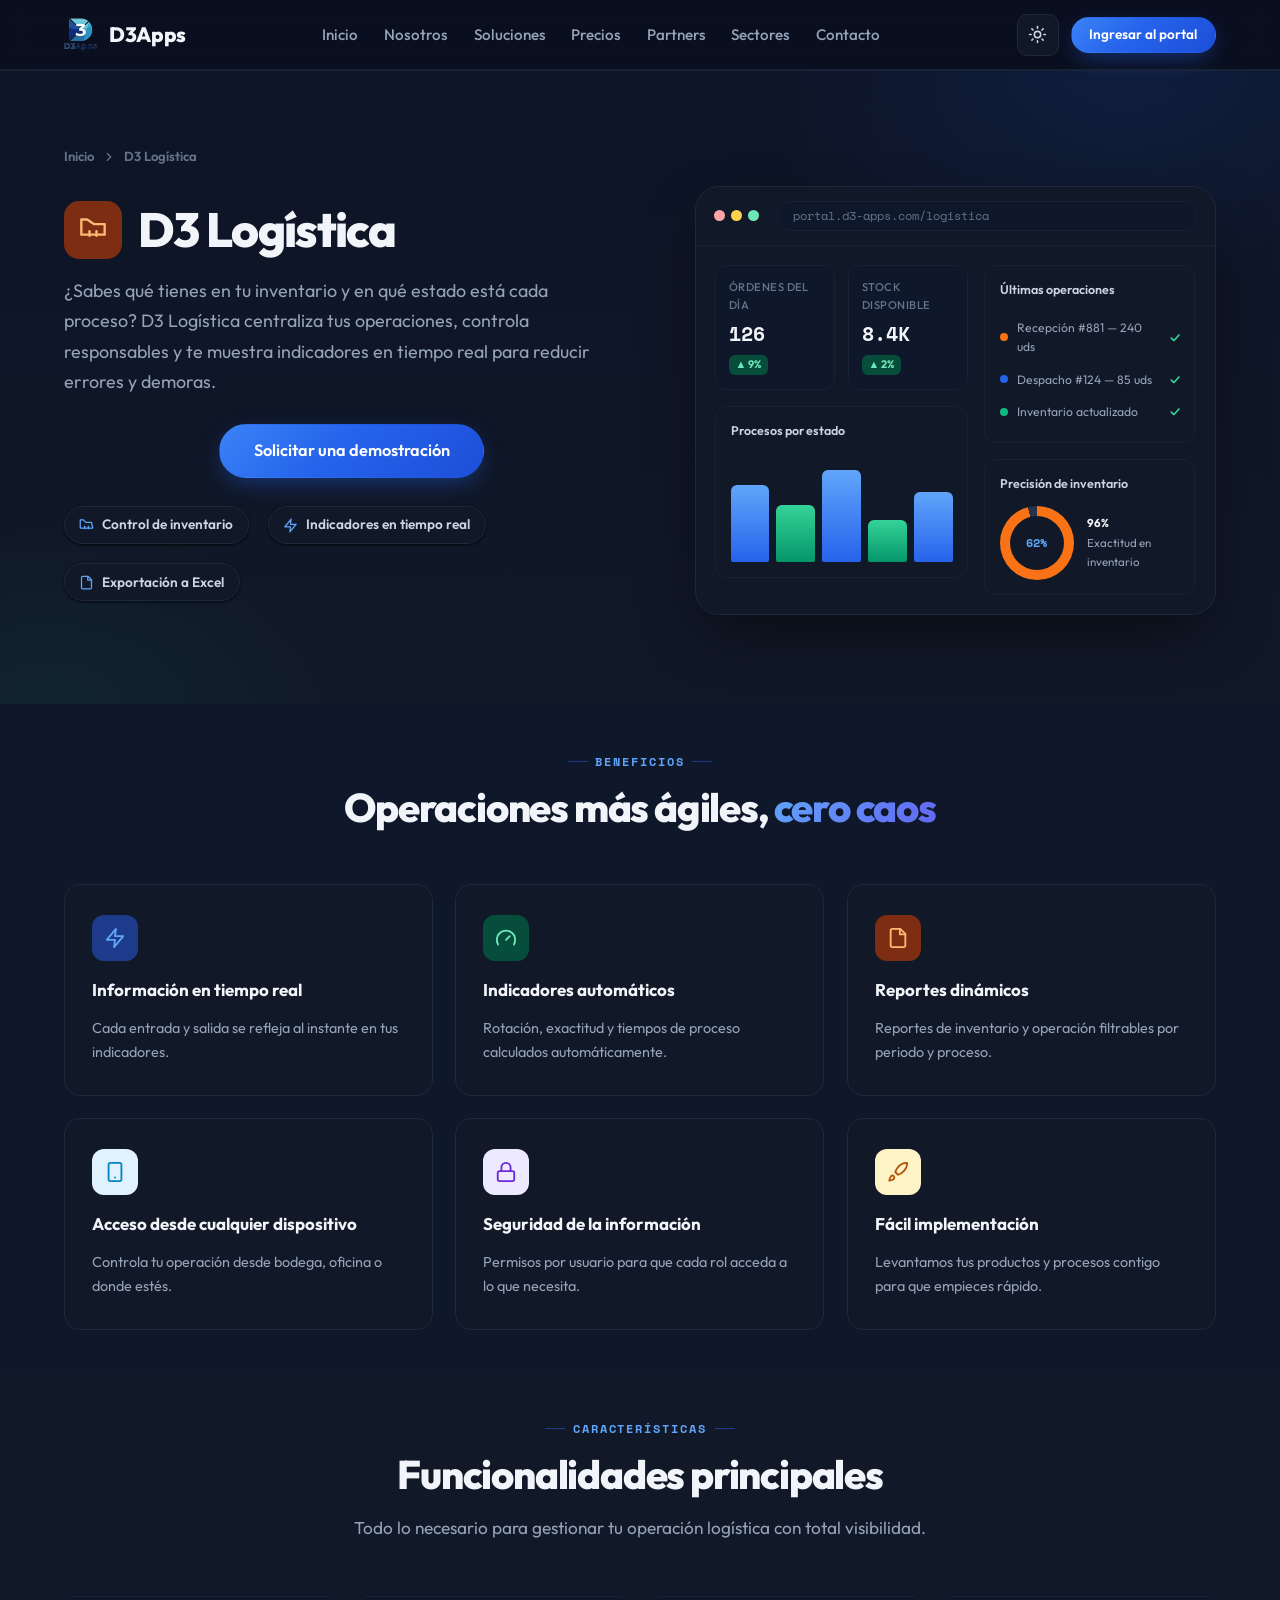
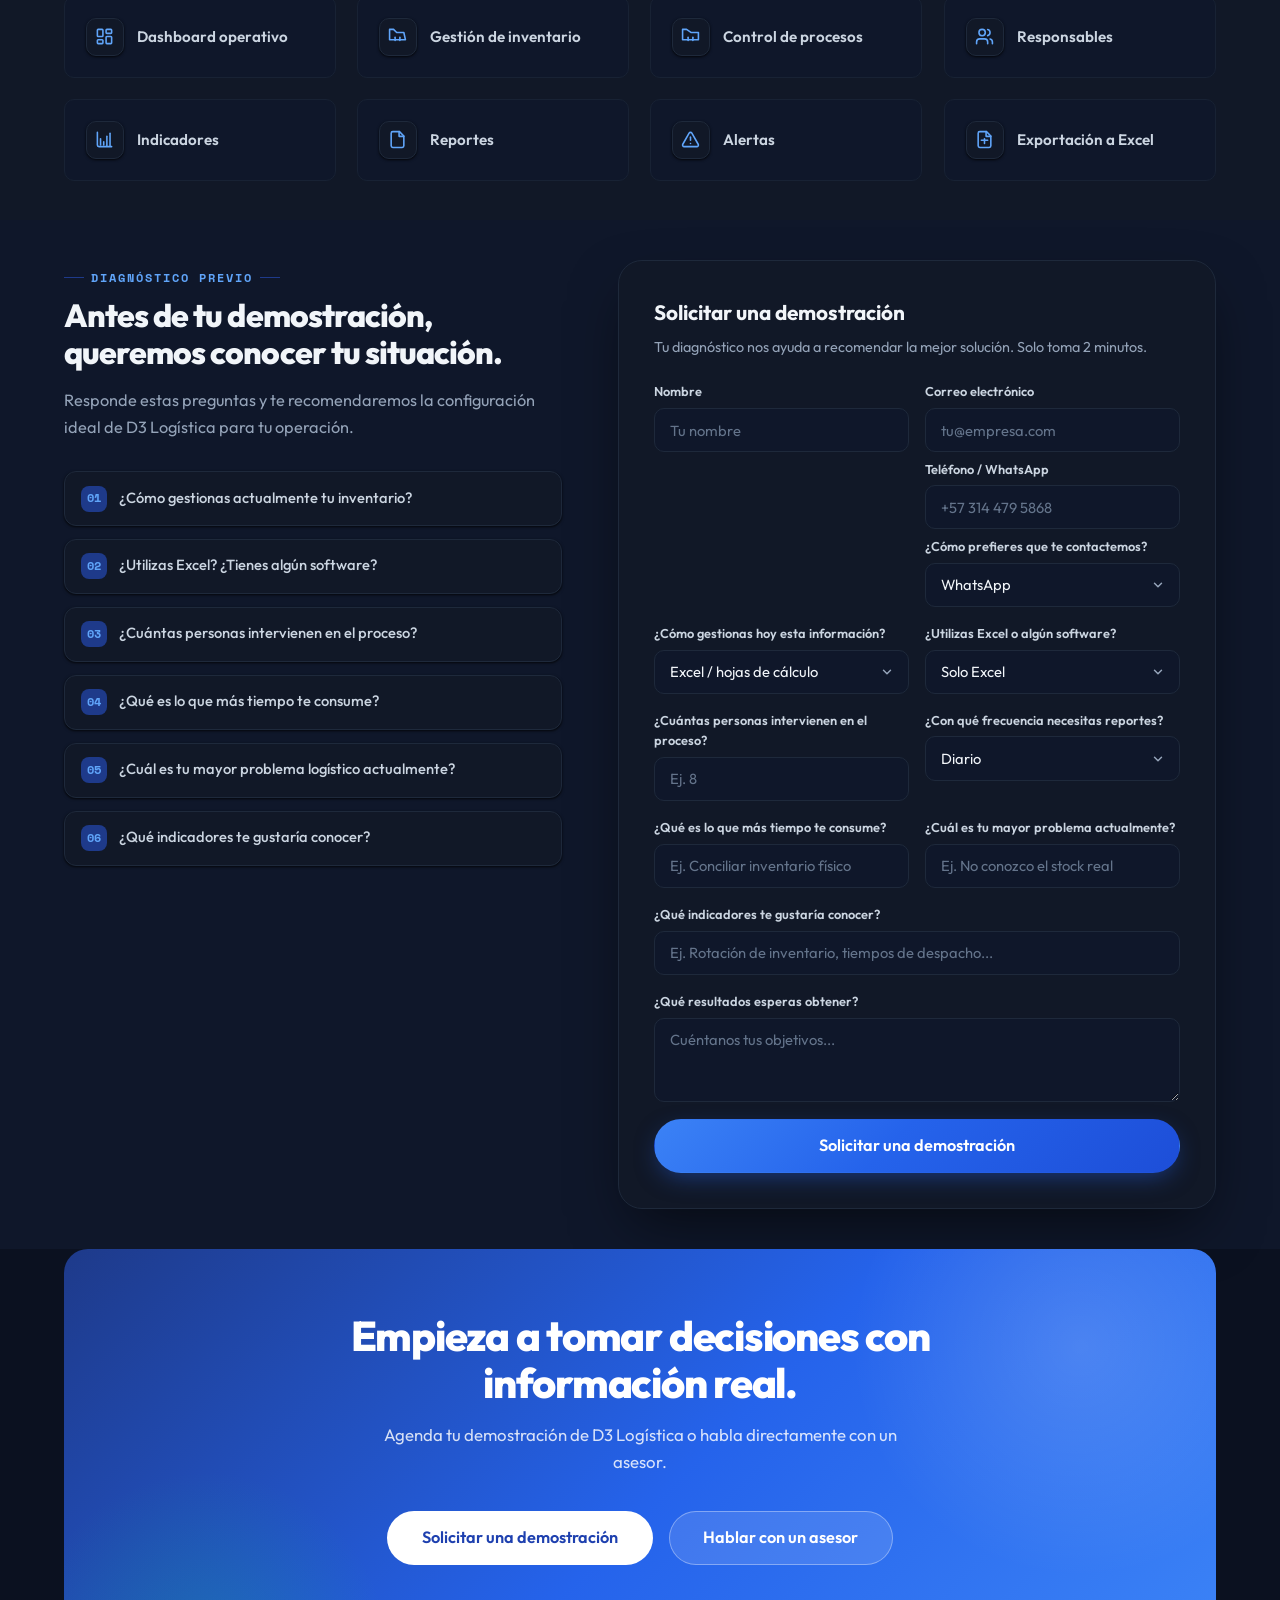
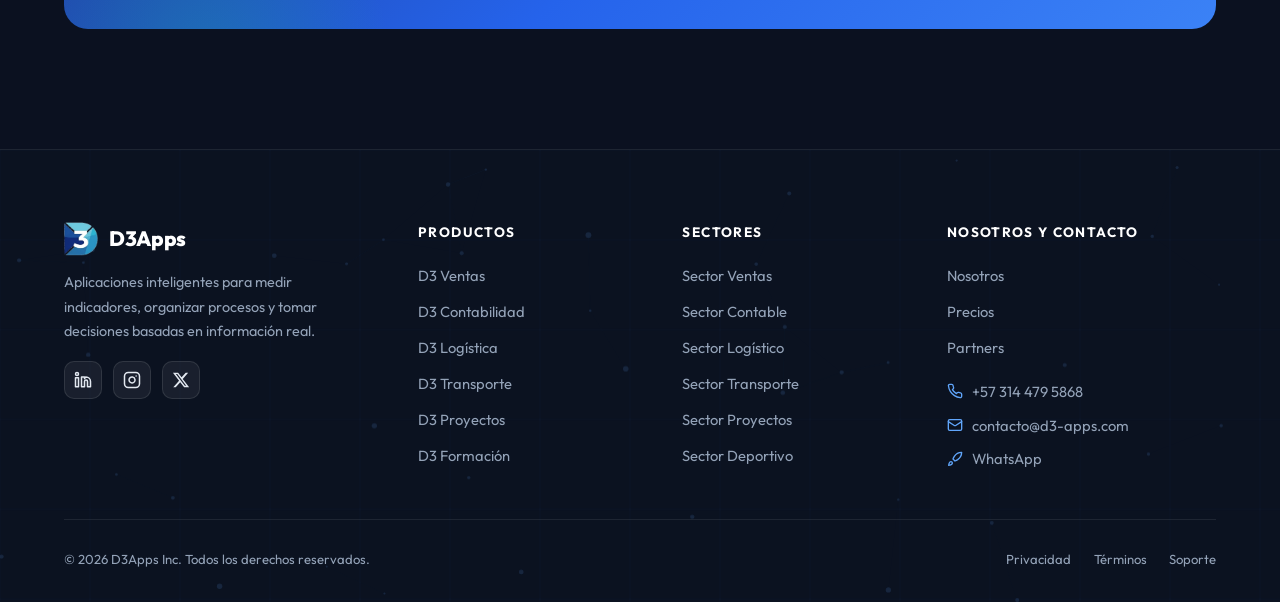
<file: html/d3-logistica.html>
<!DOCTYPE html>
<html lang="es">

<head>
  <meta charset="UTF-8">
  <meta name="viewport" content="width=device-width, initial-scale=1.0">
  <script src="theme.js"></script>
  <title>D3 Logística — Control de inventarios y procesos | D3Apps</title>
  <meta name="description"
    content="D3 Logística: controla inventarios, procesos y responsables desde un solo lugar con indicadores en tiempo real.">
  <link rel="stylesheet" href="styles.css">
  <link rel="icon" type="image/png" href="icons/dark_264x264.png">
</head>

<body>

  <!-- ======================= HEADER ======================= -->
  <header id="site-header"></header>

  <main>

    <!-- ======================= PRODUCT HERO ======================= -->
    <section class="product-hero" id="producto">
      <div class="container">
        <nav class="breadcrumb reveal">
          <a href="index.html">Inicio</a>
          <svg viewBox="0 0 24 24" fill="none" stroke="currentColor" stroke-width="2" stroke-linecap="round" stroke-linejoin="round"><polyline points="9 18 15 12 9 6"/></svg>
          <span>D3 Logística</span>
        </nav>

        <div class="product-hero-grid">
          <div class="product-hero-copy">
            <div class="product-title-row reveal reveal-delay-1">
              <span class="badge" style="background:var(--orange-soft);color:var(--orange-dark)">
                <svg viewBox="0 0 24 24" fill="none" stroke="currentColor" stroke-width="2" stroke-linecap="round" stroke-linejoin="round"><path d="M22 7h-9L7 3H2v13h20z"/><path d="M9 13v4"/><path d="M15 13v4"/></svg>
              </span>
              <h1>D3 Logística</h1>
            </div>
            <p class="lead reveal reveal-delay-2">
              ¿Sabes qué tienes en tu inventario y en qué estado está cada proceso? D3 Logística centraliza tus
              operaciones, controla responsables y te muestra indicadores en tiempo real para reducir errores y demoras.
            </p>
            <div class="hero-actions reveal reveal-delay-3">
              <a href="#diagnostico" class="btn btn-primary btn-lg">Solicitar una demostración</a>
            </div>
            <div class="product-meta reveal reveal-delay-4">
              <span class="meta-item">
                <svg viewBox="0 0 24 24" fill="none" stroke="currentColor" stroke-width="2" stroke-linecap="round" stroke-linejoin="round"><path d="M20 7h-9L7 3H2v13h20z"/><path d="M9 13v4"/><path d="M15 13v4"/></svg>
                Control de inventario
              </span>
              <span class="meta-item">
                <svg viewBox="0 0 24 24" fill="none" stroke="currentColor" stroke-width="2" stroke-linecap="round" stroke-linejoin="round"><polyline points="13 2 3 14 12 14 11 22 21 10 12 10 13 2"/></svg>
                Indicadores en tiempo real
              </span>
              <span class="meta-item">
                <svg viewBox="0 0 24 24" fill="none" stroke="currentColor" stroke-width="2" stroke-linecap="round" stroke-linejoin="round"><path d="M14.5 2H6a2 2 0 0 0-2 2v16a2 2 0 0 0 2 2h12a2 2 0 0 0 2-2V7.5L14.5 2z"/><polyline points="14 2 14 8 20 8"/></svg>
                Exportación a Excel
              </span>
            </div>
          </div>

          <div class="hero-visual reveal reveal-delay-2">
            <div class="glow"></div>
            <div class="dashboard">
              <div class="dashboard-bar">
                <span class="dot"></span><span class="dot"></span><span class="dot"></span>
                <span class="url">portal.d3-apps.com/logistica</span>
              </div>
              <div class="dashboard-body">
                <div class="dashboard-main">
                  <div class="kpis">
                    <div class="kpi">
                      <div class="kpi-label">Órdenes del día</div>
                      <div class="kpi-value">126</div>
                      <span class="kpi-trend up">▲ 9%</span>
                    </div>
                    <div class="kpi">
                      <div class="kpi-label">Stock disponible</div>
                      <div class="kpi-value">8.4K</div>
                      <span class="kpi-trend up">▲ 2%</span>
                    </div>
                  </div>
                  <div class="chart-card">
                    <div class="chart-title"><span>Procesos por estado</span></div>
                    <div class="bars">
                      <div class="bar" style="height:70%"></div>
                      <div class="bar bar--alt" style="height:52%"></div>
                      <div class="bar" style="height:84%"></div>
                      <div class="bar bar--alt" style="height:38%"></div>
                      <div class="bar" style="height:64%"></div>
                    </div>
                  </div>
                </div>
                <div class="dashboard-side">
                  <div class="activity">
                    <div class="a-title">Últimas operaciones</div>
                    <div class="activity-item"><span class="dot" style="background:#f97316"></span>Recepción #881 — 240 uds<span class="a-check">✓</span></div>
                    <div class="activity-item"><span class="dot" style="background:#2563eb"></span>Despacho #124 — 85 uds<span class="a-check">✓</span></div>
                    <div class="activity-item"><span class="dot" style="background:#10b981"></span>Inventario actualizado<span class="a-check">✓</span></div>
                  </div>
                  <div class="chart-card">
                    <div class="chart-title"><span>Precisión de inventario</span></div>
                    <div class="donut-wrap">
                      <div class="donut" style="background:conic-gradient(#f97316 0% 96%, var(--donut-track) 96% 100%)"></div>
                      <div class="donut-legend"><b>96%</b><br>Exactitud en inventario</div>
                    </div>
                  </div>
                </div>
              </div>
            </div>
          </div>
        </div>
      </div>
    </section>

    <!-- ======================= BENEFICIOS ======================= -->
    <section class="benefits-section">
      <div class="container">
        <div class="section-header reveal">
          <span class="section-label">Beneficios</span>
          <h2 class="section-title">Operaciones más ágiles, <span class="accent">cero caos</span></h2>
        </div>
        <div class="benefits-grid">
          <div class="benefit-card reveal">
            <span class="b-icon" style="background:var(--primary-soft);color:var(--primary)">
              <svg viewBox="0 0 24 24" fill="none" stroke="currentColor" stroke-width="2" stroke-linecap="round" stroke-linejoin="round"><polyline points="13 2 3 14 12 14 11 22 21 10 12 10 13 2"/></svg>
            </span>
            <h3>Información en tiempo real</h3>
            <p>Cada entrada y salida se refleja al instante en tus indicadores.</p>
          </div>
          <div class="benefit-card reveal reveal-delay-1">
            <span class="b-icon" style="background:var(--green-soft);color:var(--green-dark)">
              <svg viewBox="0 0 24 24" fill="none" stroke="currentColor" stroke-width="2" stroke-linecap="round" stroke-linejoin="round"><path d="m12 14 4-4"/><path d="M3.34 19a10 10 0 1 1 17.32 0"/></svg>
            </span>
            <h3>Indicadores automáticos</h3>
            <p>Rotación, exactitud y tiempos de proceso calculados automáticamente.</p>
          </div>
          <div class="benefit-card reveal reveal-delay-2">
            <span class="b-icon" style="background:var(--orange-soft);color:var(--orange-dark)">
              <svg viewBox="0 0 24 24" fill="none" stroke="currentColor" stroke-width="2" stroke-linecap="round" stroke-linejoin="round"><path d="M14.5 2H6a2 2 0 0 0-2 2v16a2 2 0 0 0 2 2h12a2 2 0 0 0 2-2V7.5L14.5 2z"/><polyline points="14 2 14 8 20 8"/></svg>
            </span>
            <h3>Reportes dinámicos</h3>
            <p>Reportes de inventario y operación filtrables por periodo y proceso.</p>
          </div>
          <div class="benefit-card reveal">
            <span class="b-icon" style="background:#e0f2fe;color:#0284c7">
              <svg viewBox="0 0 24 24" fill="none" stroke="currentColor" stroke-width="2" stroke-linecap="round" stroke-linejoin="round"><rect width="14" height="20" x="5" y="2" rx="2" ry="2"/><path d="M12 18h.01"/></svg>
            </span>
            <h3>Acceso desde cualquier dispositivo</h3>
            <p>Controla tu operación desde bodega, oficina o donde estés.</p>
          </div>
          <div class="benefit-card reveal reveal-delay-1">
            <span class="b-icon" style="background:#ede9fe;color:#6d28d9">
              <svg viewBox="0 0 24 24" fill="none" stroke="currentColor" stroke-width="2" stroke-linecap="round" stroke-linejoin="round"><rect width="18" height="11" x="3" y="11" rx="2" ry="2"/><path d="M7 11V7a5 5 0 0 1 10 0v4"/></svg>
            </span>
            <h3>Seguridad de la información</h3>
            <p>Permisos por usuario para que cada rol acceda a lo que necesita.</p>
          </div>
          <div class="benefit-card reveal reveal-delay-2">
            <span class="b-icon" style="background:#fef3c7;color:#b45309">
              <svg viewBox="0 0 24 24" fill="none" stroke="currentColor" stroke-width="2" stroke-linecap="round" stroke-linejoin="round"><path d="M4.5 16.5c-1.5 1.26-2 5-2 5s3.74-.5 5-2c.71-.84.7-2.13-.09-2.91a2.18 2.18 0 0 0-2.91-.09z"/><path d="m12 15-3-3a22 22 0 0 1 2-3.95A12.88 12.88 0 0 1 22 2c0 2.72-.78 7.5-6 11a22.35 22.35 0 0 1-4 2z"/></svg>
            </span>
            <h3>Fácil implementación</h3>
            <p>Levantamos tus productos y procesos contigo para que empieces rápido.</p>
          </div>
        </div>
      </div>
    </section>

    <!-- ======================= CARACTERÍSTICAS ======================= -->
    <section class="features-section">
      <div class="container">
        <div class="section-header reveal">
          <span class="section-label">Características</span>
          <h2 class="section-title">Funcionalidades principales</h2>
          <p class="section-desc">Todo lo necesario para gestionar tu operación logística con total visibilidad.</p>
        </div>
        <div class="features-grid">
          <div class="feature-item reveal">
            <span class="f-icon"><svg viewBox="0 0 24 24" fill="none" stroke="currentColor" stroke-width="2" stroke-linecap="round" stroke-linejoin="round"><rect width="7" height="9" x="3" y="3" rx="1"/><rect width="7" height="5" x="14" y="3" rx="1"/><rect width="7" height="9" x="14" y="12" rx="1"/><rect width="7" height="5" x="3" y="16" rx="1"/></svg></span>
            <span>Dashboard operativo</span>
          </div>
          <div class="feature-item reveal reveal-delay-1">
            <span class="f-icon"><svg viewBox="0 0 24 24" fill="none" stroke="currentColor" stroke-width="2" stroke-linecap="round" stroke-linejoin="round"><path d="M20 7h-9L7 3H2v13h20z"/><path d="M9 13v4"/><path d="M15 13v4"/></svg></span>
            <span>Gestión de inventario</span>
          </div>
          <div class="feature-item reveal reveal-delay-2">
            <span class="f-icon"><svg viewBox="0 0 24 24" fill="none" stroke="currentColor" stroke-width="2" stroke-linecap="round" stroke-linejoin="round"><path d="M22 7h-9L7 3H2v13h20z"/><path d="M9 13v4"/><path d="M15 13v4"/></svg></span>
            <span>Control de procesos</span>
          </div>
          <div class="feature-item reveal reveal-delay-3">
            <span class="f-icon"><svg viewBox="0 0 24 24" fill="none" stroke="currentColor" stroke-width="2" stroke-linecap="round" stroke-linejoin="round"><path d="M16 21v-2a4 4 0 0 0-4-4H6a4 4 0 0 0-4 4v2"/><circle cx="9" cy="7" r="4"/><path d="M22 21v-2a4 4 0 0 0-3-3.87"/><path d="M16 3.13a4 4 0 0 1 0 7.75"/></svg></span>
            <span>Responsables</span>
          </div>
          <div class="feature-item reveal">
            <span class="f-icon"><svg viewBox="0 0 24 24" fill="none" stroke="currentColor" stroke-width="2" stroke-linecap="round" stroke-linejoin="round"><path d="M3 3v16a2 2 0 0 0 2 2h16"/><path d="M7 11v8"/><path d="M11 15v4"/><path d="M15 8v12"/><path d="M19 4v16"/></svg></span>
            <span>Indicadores</span>
          </div>
          <div class="feature-item reveal reveal-delay-1">
            <span class="f-icon"><svg viewBox="0 0 24 24" fill="none" stroke="currentColor" stroke-width="2" stroke-linecap="round" stroke-linejoin="round"><path d="M14.5 2H6a2 2 0 0 0-2 2v16a2 2 0 0 0 2 2h12a2 2 0 0 0 2-2V7.5L14.5 2z"/><polyline points="14 2 14 8 20 8"/></svg></span>
            <span>Reportes</span>
          </div>
          <div class="feature-item reveal reveal-delay-2">
            <span class="f-icon"><svg viewBox="0 0 24 24" fill="none" stroke="currentColor" stroke-width="2" stroke-linecap="round" stroke-linejoin="round"><path d="m21.73 18-8-14a2 2 0 0 0-3.48 0l-8 14A2 2 0 0 0 4 21h16a2 2 0 0 0 1.73-3z"/><line x1="12" x2="12" y1="9" y2="13"/><line x1="12" x2="12.01" y1="17" y2="17"/></svg></span>
            <span>Alertas</span>
          </div>
          <div class="feature-item reveal reveal-delay-3">
            <span class="f-icon"><svg viewBox="0 0 24 24" fill="none" stroke="currentColor" stroke-width="2" stroke-linecap="round" stroke-linejoin="round"><path d="M14.5 2H6a2 2 0 0 0-2 2v16a2 2 0 0 0 2 2h12a2 2 0 0 0 2-2V7.5L14.5 2z"/><polyline points="14 2 14 8 20 8"/><line x1="12" x2="12" y1="11" y2="17"/><line x1="8" x2="16" y1="13" y2="13"/></svg></span>
            <span>Exportación a Excel</span>
          </div>
        </div>
      </div>
    </section>

    <!-- ======================= DIAGNÓSTICO ======================= -->
    <section class="diagnostic-section" id="diagnostico">
      <div class="container">
        <div class="diagnostic-layout">
          <div class="demo-info reveal">
            <span class="section-label" style="margin-bottom:0.6rem">Diagnóstico previo</span>
            <h2>Antes de tu demostración, queremos conocer tu situación.</h2>
            <p>Responde estas preguntas y te recomendaremos la configuración ideal de D3 Logística para tu operación.</p>
            <div class="diag-questions">
              <div class="diag-question"><span class="q-num">01</span>¿Cómo gestionas actualmente tu inventario?</div>
              <div class="diag-question"><span class="q-num">02</span>¿Utilizas Excel? ¿Tienes algún software?</div>
              <div class="diag-question"><span class="q-num">03</span>¿Cuántas personas intervienen en el proceso?</div>
              <div class="diag-question"><span class="q-num">04</span>¿Qué es lo que más tiempo te consume?</div>
              <div class="diag-question"><span class="q-num">05</span>¿Cuál es tu mayor problema logístico actualmente?</div>
              <div class="diag-question"><span class="q-num">06</span>¿Qué indicadores te gustaría conocer?</div>
            </div>
          </div>

          <div class="demo-card reveal reveal-delay-1">
            <h3>Solicitar una demostración</h3>
            <p>Tu diagnóstico nos ayuda a recomendar la mejor solución. Solo toma 2 minutos.</p>
            <form class="demo-form" novalidate>
              <div class="form-grid">
                <div class="form-group">
                  <label class="form-label" for="d-nombre">Nombre</label>
                  <input class="input-field" type="text" id="d-nombre" placeholder="Tu nombre" required>
                </div>
                <div class="form-group">
                  <label class="form-label" for="d-email">Correo electrónico</label>
                  <input class="input-field" type="email" id="d-email" placeholder="tu@empresa.com" required>
                <div class="form-group">
                  <label class="form-label" for="d-telefono">Teléfono / WhatsApp</label>
                  <input class="input-field" type="tel" id="d-telefono" placeholder="+57 314 479 5868">
                </div>
                <div class="form-group">
                  <label class="form-label" for="d-contacto">¿Cómo prefieres que te contactemos?</label>
                  <select class="input-field" id="d-contacto">
                    <option value="whatsapp">WhatsApp</option>
                    <option value="correo">Correo electrónico</option>
                    <option value="telefono">Llamada telefónica</option>
                  </select>
                </div>

                </div>
                <div class="form-group">
                  <label class="form-label" for="d-gestion">¿Cómo gestionas hoy esta información?</label>
                  <select class="input-field" id="d-gestion">
                    <option value="excel">Excel / hojas de cálculo</option>
                    <option value="software">Software especializado</option>
                    <option value="papel">Papel / cuadernos</option>
                    <option value="nada">Nada por ahora</option>
                  </select>
                </div>
                <div class="form-group">
                  <label class="form-label" for="d-software">¿Utilizas Excel o algún software?</label>
                  <select class="input-field" id="d-software">
                    <option value="excel">Solo Excel</option>
                    <option value="basico">Software básico</option>
                    <option value="especializado">Software especializado</option>
                    <option value="ninguno">Ninguno</option>
                  </select>
                </div>
                <div class="form-group">
                  <label class="form-label" for="d-personas">¿Cuántas personas intervienen en el proceso?</label>
                  <input class="input-field" type="number" id="d-personas" min="1" placeholder="Ej. 8">
                </div>
                <div class="form-group">
                  <label class="form-label" for="d-frecuencia">¿Con qué frecuencia necesitas reportes?</label>
                  <select class="input-field" id="d-frecuencia">
                    <option value="diario">Diario</option>
                    <option value="semanal">Semanal</option>
                    <option value="mensual">Mensual</option>
                    <option value="trimestral">Trimestral</option>
                  </select>
                </div>
                <div class="form-group">
                  <label class="form-label" for="d-tiempo">¿Qué es lo que más tiempo te consume?</label>
                  <input class="input-field" type="text" id="d-tiempo" placeholder="Ej. Conciliar inventario físico">
                </div>
                <div class="form-group">
                  <label class="form-label" for="d-problema">¿Cuál es tu mayor problema actualmente?</label>
                  <input class="input-field" type="text" id="d-problema" placeholder="Ej. No conozco el stock real">
                </div>
                <div class="form-group full">
                  <label class="form-label" for="d-indicadores">¿Qué indicadores te gustaría conocer?</label>
                  <input class="input-field" type="text" id="d-indicadores" placeholder="Ej. Rotación de inventario, tiempos de despacho...">
                </div>
                <div class="form-group full">
                  <label class="form-label" for="d-resultados">¿Qué resultados esperas obtener?</label>
                  <textarea class="input-field" id="d-resultados" placeholder="Cuéntanos tus objetivos..."></textarea>
                </div>
              </div>
              <button type="submit" class="btn btn-primary btn-lg">Solicitar una demostración</button>
              <div class="form-success">
                <svg viewBox="0 0 24 24" fill="none" stroke="currentColor" stroke-width="2.5" stroke-linecap="round" stroke-linejoin="round"><circle cx="12" cy="12" r="10"/><path d="m9 12 2 2 4-4"/></svg>
                <span>¡Gracias! Tu diagnóstico fue recibido. Un asesor te contactará muy pronto.</span>
              </div>
            </form>
          </div>
        </div>
      </div>
    </section>

    <!-- ======================= CTA ======================= -->
    <section style="padding-top:0">
      <div class="container">
        <div class="cta-band reveal">
          <h2>Empieza a tomar decisiones con información real.</h2>
          <p>Agenda tu demostración de D3 Logística o habla directamente con un asesor.</p>
          <div class="cta-actions">
            <a href="#diagnostico" class="btn btn-white btn-lg">Solicitar una demostración</a>
            <a href="https://wa.me/573144795868" target="_blank" rel="noopener" class="btn btn-ghost btn-lg">Hablar con un asesor</a>
          </div>
        </div>
      </div>
    </section>

  </main>

  <!-- ======================= FOOTER ======================= -->
  <div id="site-footer"></div>

  <script src="site.js"></script>
</body>

</html>
</file>
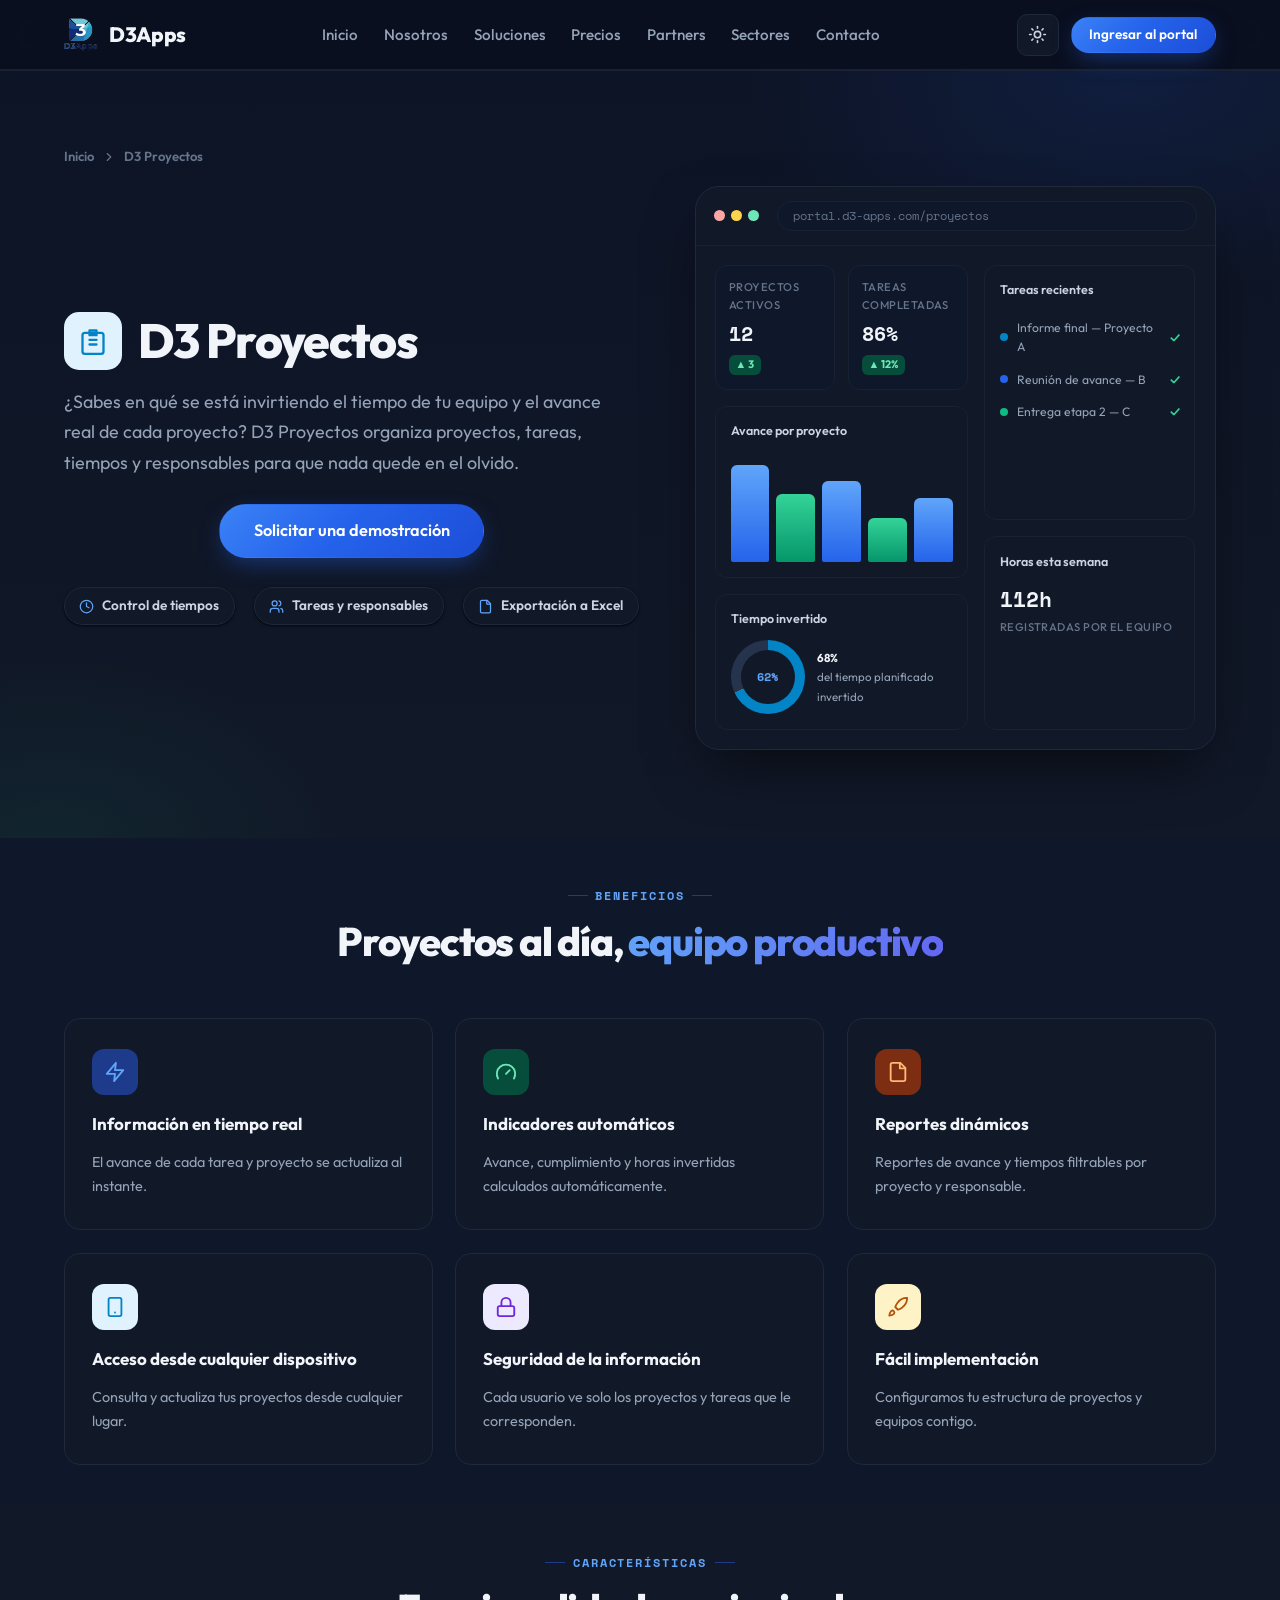
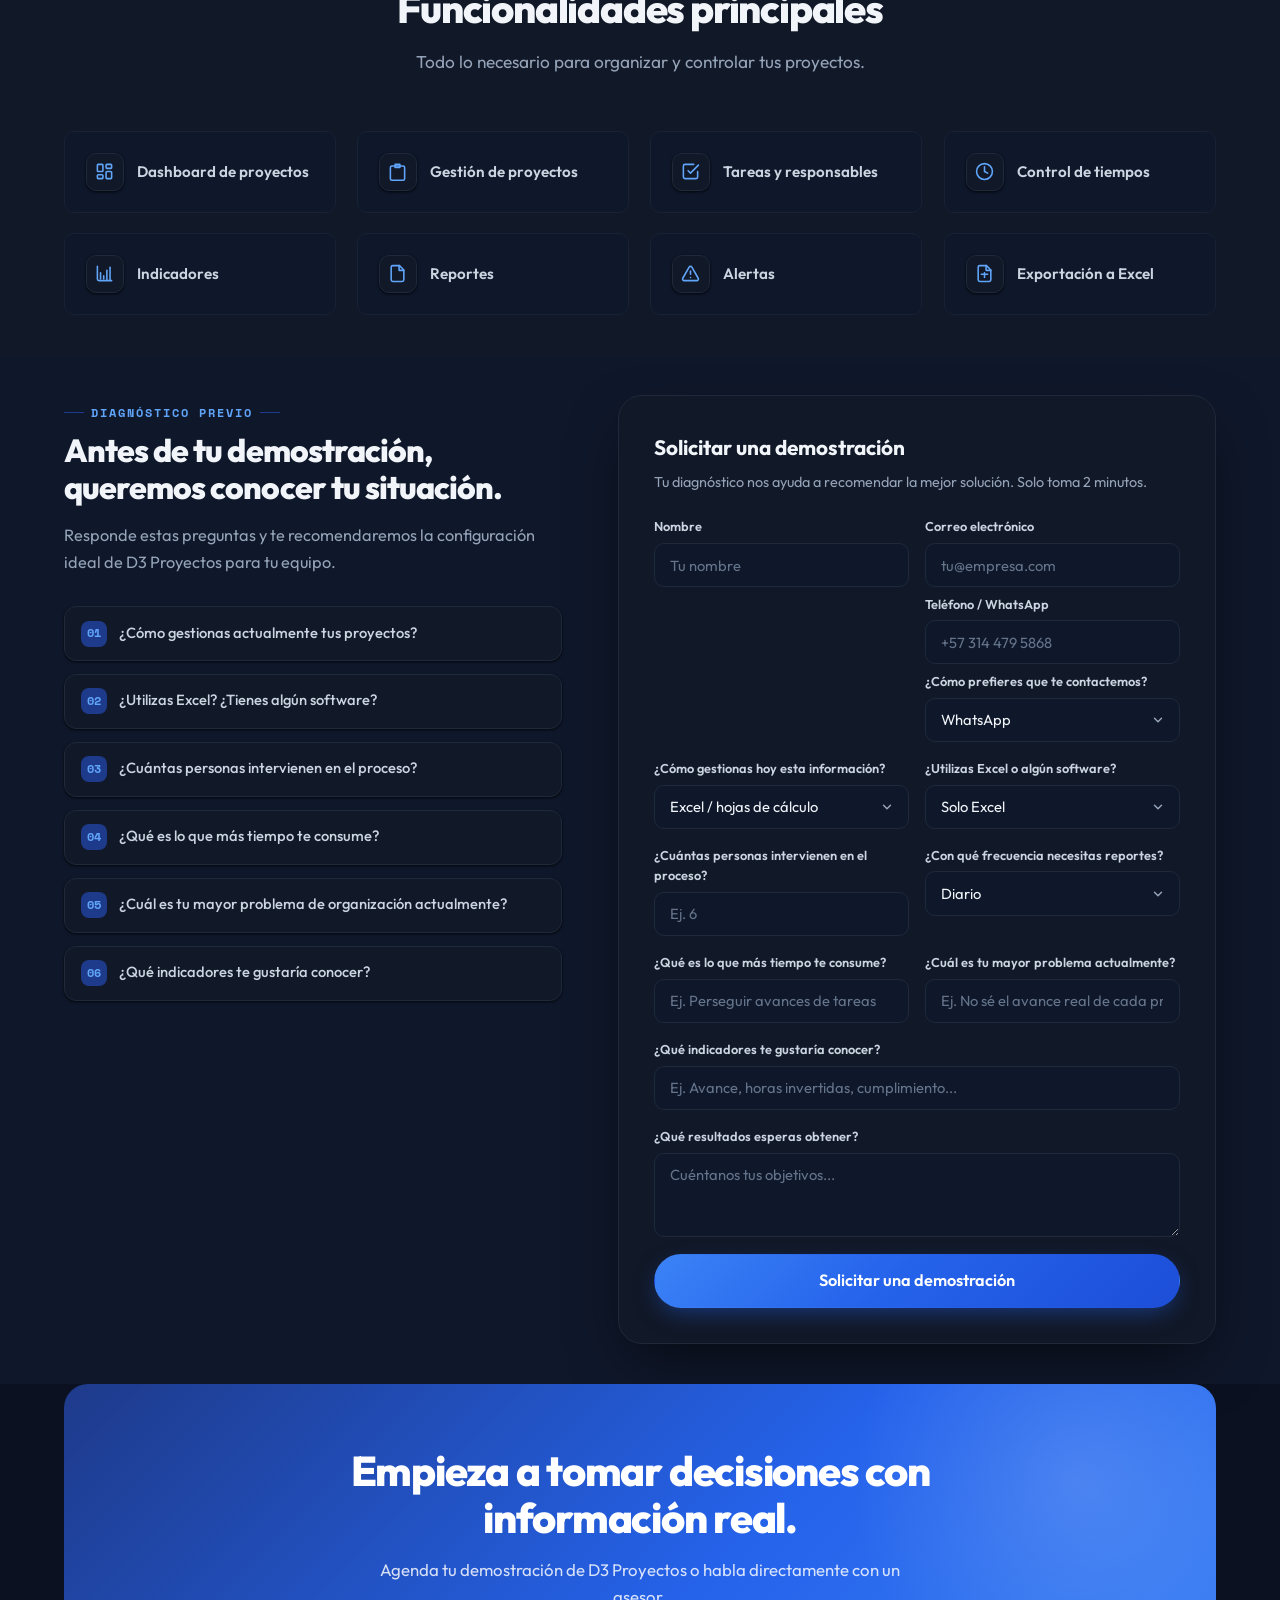
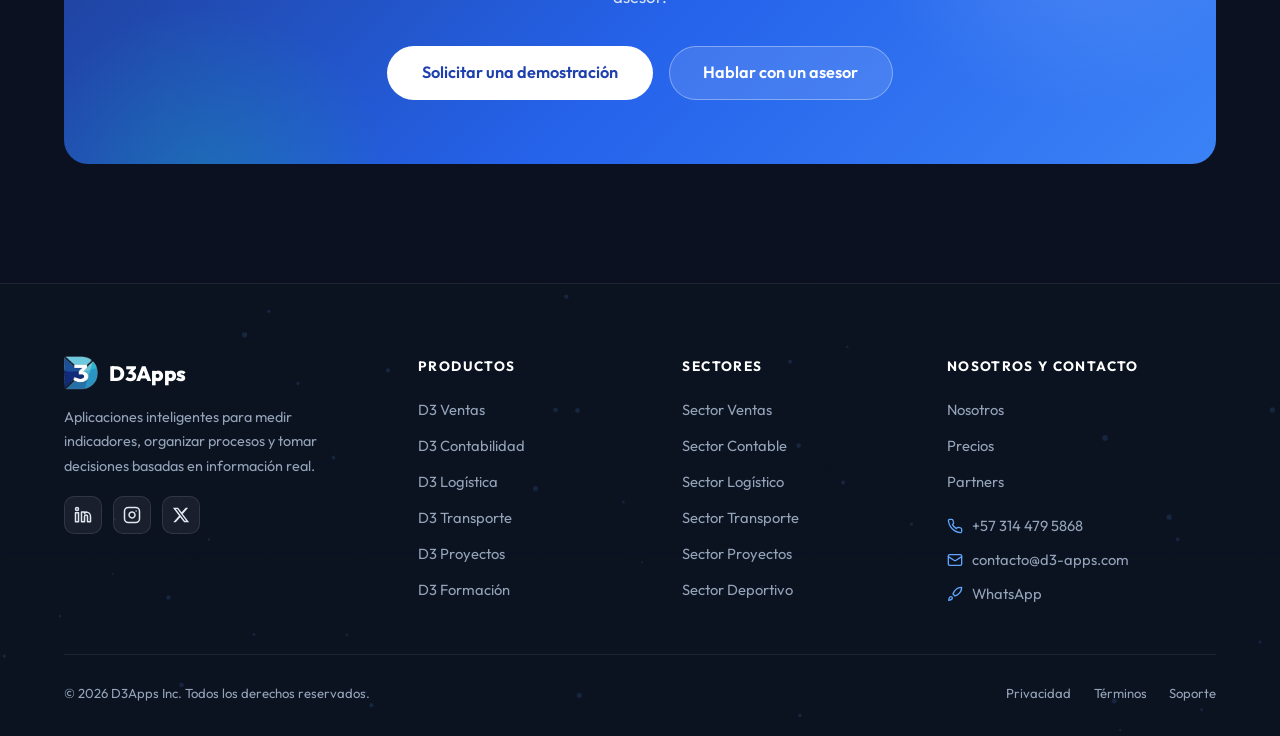
<file: html/d3-proyectos.html>
<!DOCTYPE html>
<html lang="es">

<head>
  <meta charset="UTF-8">
  <meta name="viewport" content="width=device-width, initial-scale=1.0">
  <script src="theme.js"></script>
  <title>D3 Proyectos — Organiza proyectos, tareas y tiempos | D3Apps</title>
  <meta name="description"
    content="D3 Proyectos: organiza proyectos, tareas, tiempos y responsables. Conoce el estado real de cada proyecto con indicadores claros.">
  <link rel="stylesheet" href="styles.css">
  <link rel="icon" type="image/png" href="icons/dark_264x264.png">
</head>

<body>

  <!-- ======================= HEADER ======================= -->
  <header id="site-header"></header>

  <main>

    <!-- ======================= PRODUCT HERO ======================= -->
    <section class="product-hero" id="producto">
      <div class="container">
        <nav class="breadcrumb reveal">
          <a href="index.html">Inicio</a>
          <svg viewBox="0 0 24 24" fill="none" stroke="currentColor" stroke-width="2" stroke-linecap="round" stroke-linejoin="round"><polyline points="9 18 15 12 9 6"/></svg>
          <span>D3 Proyectos</span>
        </nav>

        <div class="product-hero-grid">
          <div class="product-hero-copy">
            <div class="product-title-row reveal reveal-delay-1">
              <span class="badge" style="background:#e0f2fe;color:#0284c7">
                <svg viewBox="0 0 24 24" fill="none" stroke="currentColor" stroke-width="2" stroke-linecap="round" stroke-linejoin="round"><path d="M9 3h6v4H9z"/><rect width="18" height="18" x="3" y="5" rx="2"/><path d="M9 11h6"/><path d="M9 15h6"/></svg>
              </span>
              <h1>D3 Proyectos</h1>
            </div>
            <p class="lead reveal reveal-delay-2">
              ¿Sabes en qué se está invirtiendo el tiempo de tu equipo y el avance real de cada proyecto? D3
              Proyectos organiza proyectos, tareas, tiempos y responsables para que nada quede en el olvido.
            </p>
            <div class="hero-actions reveal reveal-delay-3">
              <a href="#diagnostico" class="btn btn-primary btn-lg">Solicitar una demostración</a>
            </div>
            <div class="product-meta reveal reveal-delay-4">
              <span class="meta-item">
                <svg viewBox="0 0 24 24" fill="none" stroke="currentColor" stroke-width="2" stroke-linecap="round" stroke-linejoin="round"><circle cx="12" cy="12" r="10"/><polyline points="12 6 12 12 16 14"/></svg>
                Control de tiempos
              </span>
              <span class="meta-item">
                <svg viewBox="0 0 24 24" fill="none" stroke="currentColor" stroke-width="2" stroke-linecap="round" stroke-linejoin="round"><path d="M16 21v-2a4 4 0 0 0-4-4H6a4 4 0 0 0-4 4v2"/><circle cx="9" cy="7" r="4"/><path d="M22 21v-2a4 4 0 0 0-3-3.87"/><path d="M16 3.13a4 4 0 0 1 0 7.75"/></svg>
                Tareas y responsables
              </span>
              <span class="meta-item">
                <svg viewBox="0 0 24 24" fill="none" stroke="currentColor" stroke-width="2" stroke-linecap="round" stroke-linejoin="round"><path d="M14.5 2H6a2 2 0 0 0-2 2v16a2 2 0 0 0 2 2h12a2 2 0 0 0 2-2V7.5L14.5 2z"/><polyline points="14 2 14 8 20 8"/></svg>
                Exportación a Excel
              </span>
            </div>
          </div>

          <div class="hero-visual reveal reveal-delay-2">
            <div class="glow"></div>
            <div class="dashboard">
              <div class="dashboard-bar">
                <span class="dot"></span><span class="dot"></span><span class="dot"></span>
                <span class="url">portal.d3-apps.com/proyectos</span>
              </div>
              <div class="dashboard-body">
                <div class="dashboard-main">
                  <div class="kpis">
                    <div class="kpi">
                      <div class="kpi-label">Proyectos activos</div>
                      <div class="kpi-value">12</div>
                      <span class="kpi-trend up">▲ 3</span>
                    </div>
                    <div class="kpi">
                      <div class="kpi-label">Tareas completadas</div>
                      <div class="kpi-value">86%</div>
                      <span class="kpi-trend up">▲ 12%</span>
                    </div>
                  </div>
                  <div class="chart-card">
                    <div class="chart-title"><span>Avance por proyecto</span></div>
                    <div class="bars">
                      <div class="bar" style="height:88%"></div>
                      <div class="bar bar--alt" style="height:62%"></div>
                      <div class="bar" style="height:74%"></div>
                      <div class="bar bar--alt" style="height:40%"></div>
                      <div class="bar" style="height:58%"></div>
                    </div>
                  </div>
                  <div class="chart-card" style="margin-top:1rem">
                    <div class="chart-title"><span>Tiempo invertido</span></div>
                    <div class="donut-wrap">
                      <div class="donut" style="background:conic-gradient(#0284c7 0% 68%, var(--donut-track) 68% 100%)"></div>
                      <div class="donut-legend"><b>68%</b><br>del tiempo planificado invertido</div>
                    </div>
                  </div>
                </div>
                <div class="dashboard-side">
                  <div class="activity">
                    <div class="a-title">Tareas recientes</div>
                    <div class="activity-item"><span class="dot" style="background:#0284c7"></span>Informe final — Proyecto A<span class="a-check">✓</span></div>
                    <div class="activity-item"><span class="dot" style="background:#2563eb"></span>Reunión de avance — B<span class="a-check">✓</span></div>
                    <div class="activity-item"><span class="dot" style="background:#10b981"></span>Entrega etapa 2 — C<span class="a-check">✓</span></div>
                  </div>
                  <div class="chart-card">
                    <div class="chart-title"><span>Horas esta semana</span></div>
                    <div class="kpi-value" style="font-size:1.3rem">112h</div>
                    <div class="kpi-label" style="margin-top:0.2rem">registradas por el equipo</div>
                  </div>
                </div>
              </div>
            </div>
          </div>
        </div>
      </div>
    </section>

    <!-- ======================= BENEFICIOS ======================= -->
    <section class="benefits-section">
      <div class="container">
        <div class="section-header reveal">
          <span class="section-label">Beneficios</span>
          <h2 class="section-title">Proyectos al día, <span class="accent">equipo productivo</span></h2>
        </div>
        <div class="benefits-grid">
          <div class="benefit-card reveal">
            <span class="b-icon" style="background:var(--primary-soft);color:var(--primary)">
              <svg viewBox="0 0 24 24" fill="none" stroke="currentColor" stroke-width="2" stroke-linecap="round" stroke-linejoin="round"><polyline points="13 2 3 14 12 14 11 22 21 10 12 10 13 2"/></svg>
            </span>
            <h3>Información en tiempo real</h3>
            <p>El avance de cada tarea y proyecto se actualiza al instante.</p>
          </div>
          <div class="benefit-card reveal reveal-delay-1">
            <span class="b-icon" style="background:var(--green-soft);color:var(--green-dark)">
              <svg viewBox="0 0 24 24" fill="none" stroke="currentColor" stroke-width="2" stroke-linecap="round" stroke-linejoin="round"><path d="m12 14 4-4"/><path d="M3.34 19a10 10 0 1 1 17.32 0"/></svg>
            </span>
            <h3>Indicadores automáticos</h3>
            <p>Avance, cumplimiento y horas invertidas calculados automáticamente.</p>
          </div>
          <div class="benefit-card reveal reveal-delay-2">
            <span class="b-icon" style="background:var(--orange-soft);color:var(--orange-dark)">
              <svg viewBox="0 0 24 24" fill="none" stroke="currentColor" stroke-width="2" stroke-linecap="round" stroke-linejoin="round"><path d="M14.5 2H6a2 2 0 0 0-2 2v16a2 2 0 0 0 2 2h12a2 2 0 0 0 2-2V7.5L14.5 2z"/><polyline points="14 2 14 8 20 8"/></svg>
            </span>
            <h3>Reportes dinámicos</h3>
            <p>Reportes de avance y tiempos filtrables por proyecto y responsable.</p>
          </div>
          <div class="benefit-card reveal">
            <span class="b-icon" style="background:#e0f2fe;color:#0284c7">
              <svg viewBox="0 0 24 24" fill="none" stroke="currentColor" stroke-width="2" stroke-linecap="round" stroke-linejoin="round"><rect width="14" height="20" x="5" y="2" rx="2" ry="2"/><path d="M12 18h.01"/></svg>
            </span>
            <h3>Acceso desde cualquier dispositivo</h3>
            <p>Consulta y actualiza tus proyectos desde cualquier lugar.</p>
          </div>
          <div class="benefit-card reveal reveal-delay-1">
            <span class="b-icon" style="background:#ede9fe;color:#6d28d9">
              <svg viewBox="0 0 24 24" fill="none" stroke="currentColor" stroke-width="2" stroke-linecap="round" stroke-linejoin="round"><rect width="18" height="11" x="3" y="11" rx="2" ry="2"/><path d="M7 11V7a5 5 0 0 1 10 0v4"/></svg>
            </span>
            <h3>Seguridad de la información</h3>
            <p>Cada usuario ve solo los proyectos y tareas que le corresponden.</p>
          </div>
          <div class="benefit-card reveal reveal-delay-2">
            <span class="b-icon" style="background:#fef3c7;color:#b45309">
              <svg viewBox="0 0 24 24" fill="none" stroke="currentColor" stroke-width="2" stroke-linecap="round" stroke-linejoin="round"><path d="M4.5 16.5c-1.5 1.26-2 5-2 5s3.74-.5 5-2c.71-.84.7-2.13-.09-2.91a2.18 2.18 0 0 0-2.91-.09z"/><path d="m12 15-3-3a22 22 0 0 1 2-3.95A12.88 12.88 0 0 1 22 2c0 2.72-.78 7.5-6 11a22.35 22.35 0 0 1-4 2z"/></svg>
            </span>
            <h3>Fácil implementación</h3>
            <p>Configuramos tu estructura de proyectos y equipos contigo.</p>
          </div>
        </div>
      </div>
    </section>

    <!-- ======================= CARACTERÍSTICAS ======================= -->
    <section class="features-section">
      <div class="container">
        <div class="section-header reveal">
          <span class="section-label">Características</span>
          <h2 class="section-title">Funcionalidades principales</h2>
          <p class="section-desc">Todo lo necesario para organizar y controlar tus proyectos.</p>
        </div>
        <div class="features-grid">
          <div class="feature-item reveal">
            <span class="f-icon"><svg viewBox="0 0 24 24" fill="none" stroke="currentColor" stroke-width="2" stroke-linecap="round" stroke-linejoin="round"><rect width="7" height="9" x="3" y="3" rx="1"/><rect width="7" height="5" x="14" y="3" rx="1"/><rect width="7" height="9" x="14" y="12" rx="1"/><rect width="7" height="5" x="3" y="16" rx="1"/></svg></span>
            <span>Dashboard de proyectos</span>
          </div>
          <div class="feature-item reveal reveal-delay-1">
            <span class="f-icon"><svg viewBox="0 0 24 24" fill="none" stroke="currentColor" stroke-width="2" stroke-linecap="round" stroke-linejoin="round"><path d="M9 3h6v4H9z"/><rect width="18" height="18" x="3" y="5" rx="2"/></svg></span>
            <span>Gestión de proyectos</span>
          </div>
          <div class="feature-item reveal reveal-delay-2">
            <span class="f-icon"><svg viewBox="0 0 24 24" fill="none" stroke="currentColor" stroke-width="2" stroke-linecap="round" stroke-linejoin="round"><path d="M9 11l3 3L22 4"/><path d="M21 12v7a2 2 0 0 1-2 2H5a2 2 0 0 1-2-2V5a2 2 0 0 1 2-2h11"/></svg></span>
            <span>Tareas y responsables</span>
          </div>
          <div class="feature-item reveal reveal-delay-3">
            <span class="f-icon"><svg viewBox="0 0 24 24" fill="none" stroke="currentColor" stroke-width="2" stroke-linecap="round" stroke-linejoin="round"><circle cx="12" cy="12" r="10"/><polyline points="12 6 12 12 16 14"/></svg></span>
            <span>Control de tiempos</span>
          </div>
          <div class="feature-item reveal">
            <span class="f-icon"><svg viewBox="0 0 24 24" fill="none" stroke="currentColor" stroke-width="2" stroke-linecap="round" stroke-linejoin="round"><path d="M3 3v16a2 2 0 0 0 2 2h16"/><path d="M7 11v8"/><path d="M11 15v4"/><path d="M15 8v12"/><path d="M19 4v16"/></svg></span>
            <span>Indicadores</span>
          </div>
          <div class="feature-item reveal reveal-delay-1">
            <span class="f-icon"><svg viewBox="0 0 24 24" fill="none" stroke="currentColor" stroke-width="2" stroke-linecap="round" stroke-linejoin="round"><path d="M14.5 2H6a2 2 0 0 0-2 2v16a2 2 0 0 0 2 2h12a2 2 0 0 0 2-2V7.5L14.5 2z"/><polyline points="14 2 14 8 20 8"/></svg></span>
            <span>Reportes</span>
          </div>
          <div class="feature-item reveal reveal-delay-2">
            <span class="f-icon"><svg viewBox="0 0 24 24" fill="none" stroke="currentColor" stroke-width="2" stroke-linecap="round" stroke-linejoin="round"><path d="m21.73 18-8-14a2 2 0 0 0-3.48 0l-8 14A2 2 0 0 0 4 21h16a2 2 0 0 0 1.73-3z"/><line x1="12" x2="12" y1="9" y2="13"/><line x1="12" x2="12.01" y1="17" y2="17"/></svg></span>
            <span>Alertas</span>
          </div>
          <div class="feature-item reveal reveal-delay-3">
            <span class="f-icon"><svg viewBox="0 0 24 24" fill="none" stroke="currentColor" stroke-width="2" stroke-linecap="round" stroke-linejoin="round"><path d="M14.5 2H6a2 2 0 0 0-2 2v16a2 2 0 0 0 2 2h12a2 2 0 0 0 2-2V7.5L14.5 2z"/><polyline points="14 2 14 8 20 8"/><line x1="12" x2="12" y1="11" y2="17"/><line x1="8" x2="16" y1="13" y2="13"/></svg></span>
            <span>Exportación a Excel</span>
          </div>
        </div>
      </div>
    </section>

    <!-- ======================= DIAGNÓSTICO ======================= -->
    <section class="diagnostic-section" id="diagnostico">
      <div class="container">
        <div class="diagnostic-layout">
          <div class="demo-info reveal">
            <span class="section-label" style="margin-bottom:0.6rem">Diagnóstico previo</span>
            <h2>Antes de tu demostración, queremos conocer tu situación.</h2>
            <p>Responde estas preguntas y te recomendaremos la configuración ideal de D3 Proyectos para tu equipo.</p>
            <div class="diag-questions">
              <div class="diag-question"><span class="q-num">01</span>¿Cómo gestionas actualmente tus proyectos?</div>
              <div class="diag-question"><span class="q-num">02</span>¿Utilizas Excel? ¿Tienes algún software?</div>
              <div class="diag-question"><span class="q-num">03</span>¿Cuántas personas intervienen en el proceso?</div>
              <div class="diag-question"><span class="q-num">04</span>¿Qué es lo que más tiempo te consume?</div>
              <div class="diag-question"><span class="q-num">05</span>¿Cuál es tu mayor problema de organización actualmente?</div>
              <div class="diag-question"><span class="q-num">06</span>¿Qué indicadores te gustaría conocer?</div>
            </div>
          </div>

          <div class="demo-card reveal reveal-delay-1">
            <h3>Solicitar una demostración</h3>
            <p>Tu diagnóstico nos ayuda a recomendar la mejor solución. Solo toma 2 minutos.</p>
            <form class="demo-form" novalidate>
              <div class="form-grid">
                <div class="form-group">
                  <label class="form-label" for="d-nombre">Nombre</label>
                  <input class="input-field" type="text" id="d-nombre" placeholder="Tu nombre" required>
                </div>
                <div class="form-group">
                  <label class="form-label" for="d-email">Correo electrónico</label>
                  <input class="input-field" type="email" id="d-email" placeholder="tu@empresa.com" required>
                <div class="form-group">
                  <label class="form-label" for="d-telefono">Teléfono / WhatsApp</label>
                  <input class="input-field" type="tel" id="d-telefono" placeholder="+57 314 479 5868">
                </div>
                <div class="form-group">
                  <label class="form-label" for="d-contacto">¿Cómo prefieres que te contactemos?</label>
                  <select class="input-field" id="d-contacto">
                    <option value="whatsapp">WhatsApp</option>
                    <option value="correo">Correo electrónico</option>
                    <option value="telefono">Llamada telefónica</option>
                  </select>
                </div>

                </div>
                <div class="form-group">
                  <label class="form-label" for="d-gestion">¿Cómo gestionas hoy esta información?</label>
                  <select class="input-field" id="d-gestion">
                    <option value="excel">Excel / hojas de cálculo</option>
                    <option value="software">Software de gestión</option>
                    <option value="papel">Papel / cuadernos</option>
                    <option value="reuniones">Reuniones / mensajería</option>
                    <option value="nada">Nada por ahora</option>
                  </select>
                </div>
                <div class="form-group">
                  <label class="form-label" for="d-software">¿Utilizas Excel o algún software?</label>
                  <select class="input-field" id="d-software">
                    <option value="excel">Solo Excel</option>
                    <option value="basico">Software básico</option>
                    <option value="especializado">Software especializado</option>
                    <option value="ninguno">Ninguno</option>
                  </select>
                </div>
                <div class="form-group">
                  <label class="form-label" for="d-personas">¿Cuántas personas intervienen en el proceso?</label>
                  <input class="input-field" type="number" id="d-personas" min="1" placeholder="Ej. 6">
                </div>
                <div class="form-group">
                  <label class="form-label" for="d-frecuencia">¿Con qué frecuencia necesitas reportes?</label>
                  <select class="input-field" id="d-frecuencia">
                    <option value="diario">Diario</option>
                    <option value="semanal">Semanal</option>
                    <option value="mensual">Mensual</option>
                    <option value="trimestral">Trimestral</option>
                  </select>
                </div>
                <div class="form-group">
                  <label class="form-label" for="d-tiempo">¿Qué es lo que más tiempo te consume?</label>
                  <input class="input-field" type="text" id="d-tiempo" placeholder="Ej. Perseguir avances de tareas">
                </div>
                <div class="form-group">
                  <label class="form-label" for="d-problema">¿Cuál es tu mayor problema actualmente?</label>
                  <input class="input-field" type="text" id="d-problema" placeholder="Ej. No sé el avance real de cada proyecto">
                </div>
                <div class="form-group full">
                  <label class="form-label" for="d-indicadores">¿Qué indicadores te gustaría conocer?</label>
                  <input class="input-field" type="text" id="d-indicadores" placeholder="Ej. Avance, horas invertidas, cumplimiento...">
                </div>
                <div class="form-group full">
                  <label class="form-label" for="d-resultados">¿Qué resultados esperas obtener?</label>
                  <textarea class="input-field" id="d-resultados" placeholder="Cuéntanos tus objetivos..."></textarea>
                </div>
              </div>
              <button type="submit" class="btn btn-primary btn-lg">Solicitar una demostración</button>
              <div class="form-success">
                <svg viewBox="0 0 24 24" fill="none" stroke="currentColor" stroke-width="2.5" stroke-linecap="round" stroke-linejoin="round"><circle cx="12" cy="12" r="10"/><path d="m9 12 2 2 4-4"/></svg>
                <span>¡Gracias! Tu diagnóstico fue recibido. Un asesor te contactará muy pronto.</span>
              </div>
            </form>
          </div>
        </div>
      </div>
    </section>

    <!-- ======================= CTA ======================= -->
    <section style="padding-top:0">
      <div class="container">
        <div class="cta-band reveal">
          <h2>Empieza a tomar decisiones con información real.</h2>
          <p>Agenda tu demostración de D3 Proyectos o habla directamente con un asesor.</p>
          <div class="cta-actions">
            <a href="#diagnostico" class="btn btn-white btn-lg">Solicitar una demostración</a>
            <a href="https://wa.me/573144795868" target="_blank" rel="noopener" class="btn btn-ghost btn-lg">Hablar con un asesor</a>
          </div>
        </div>
      </div>
    </section>

  </main>

  <!-- ======================= FOOTER ======================= -->
  <div id="site-footer"></div>

  <script src="site.js"></script>
</body>

</html>
</file>
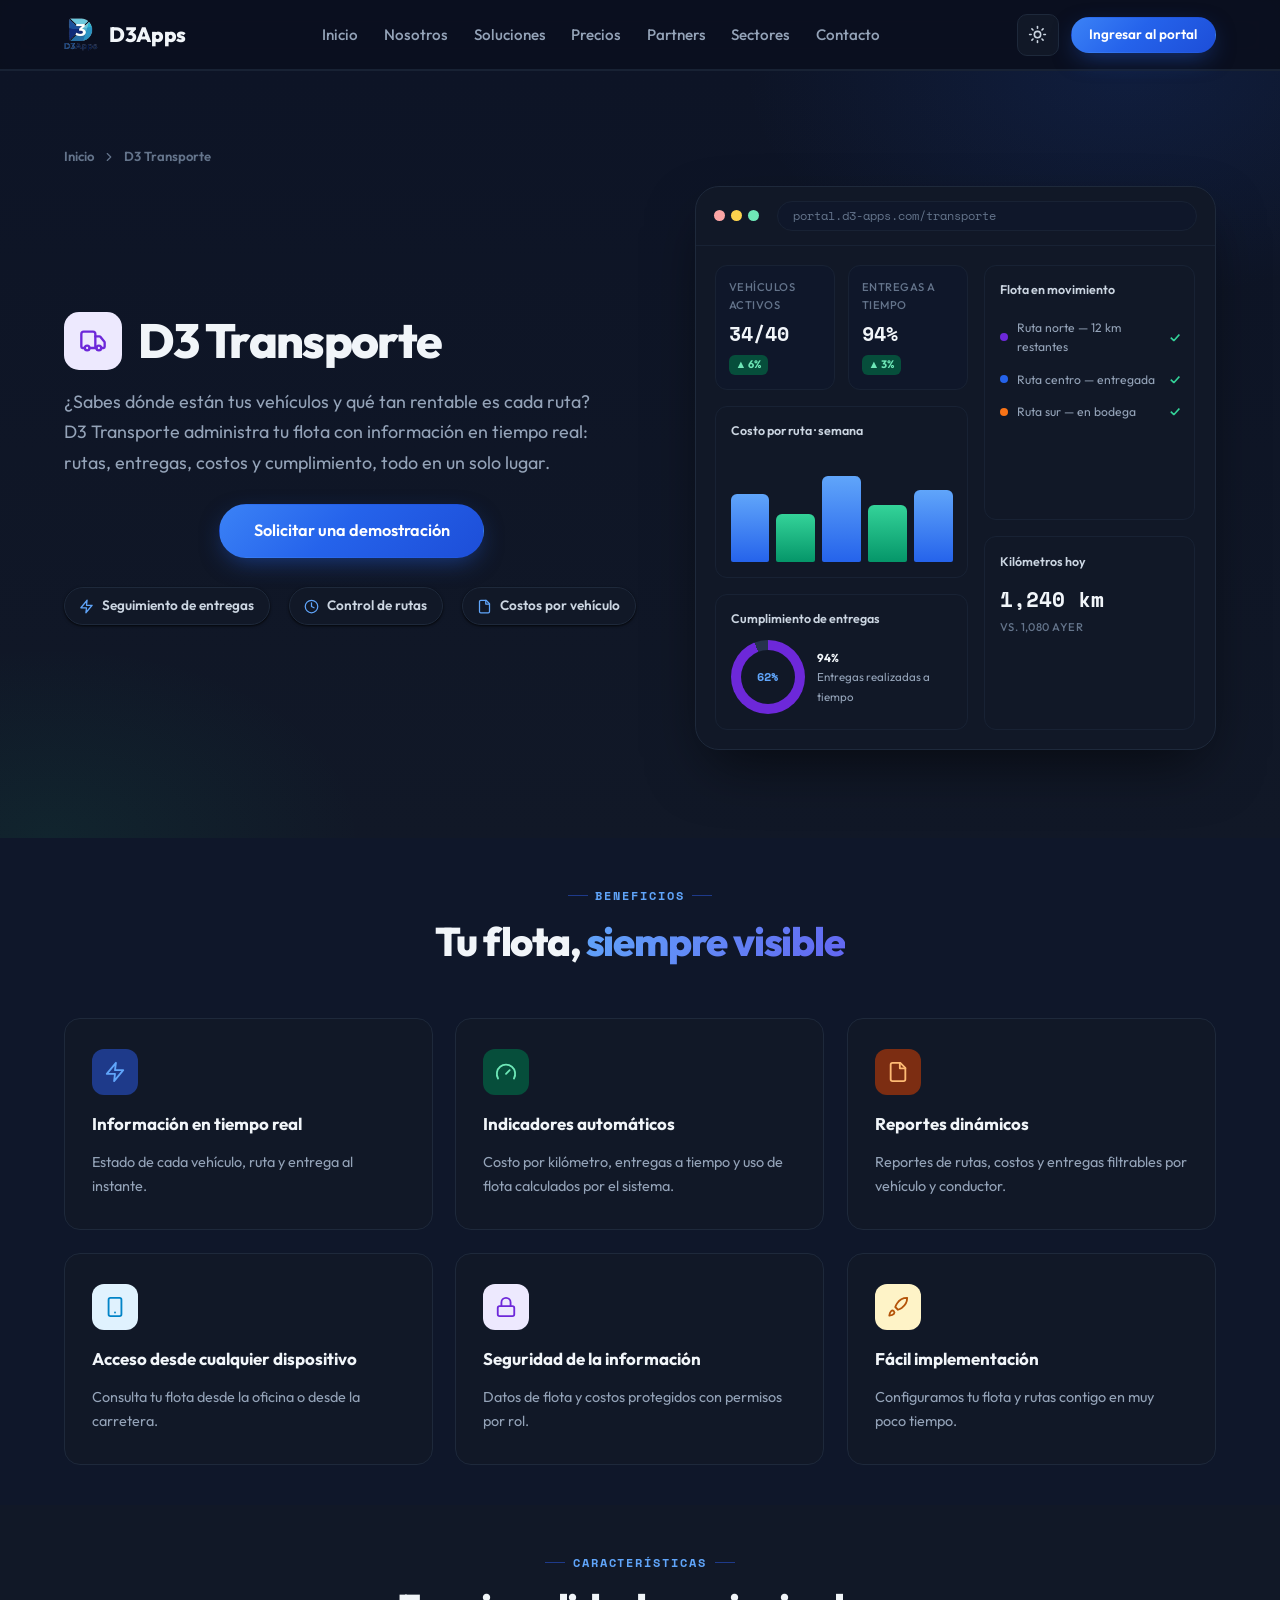
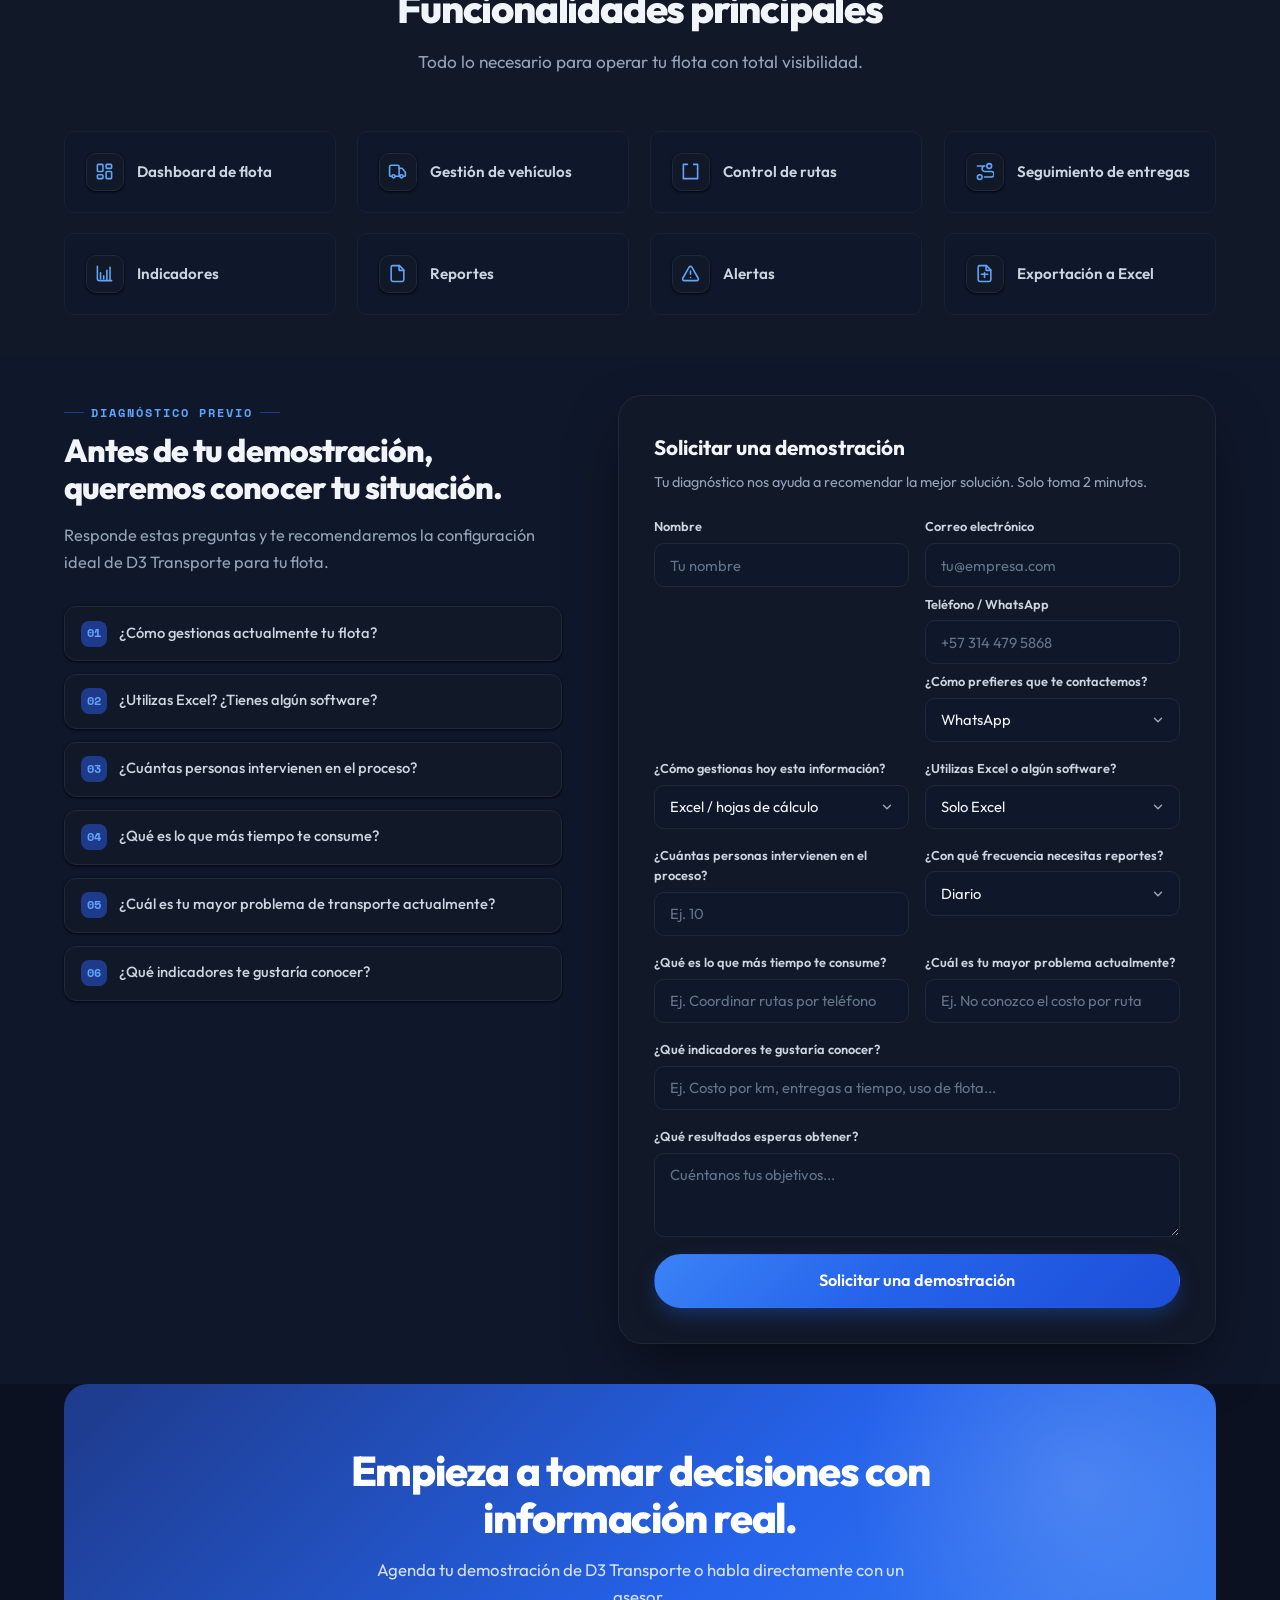
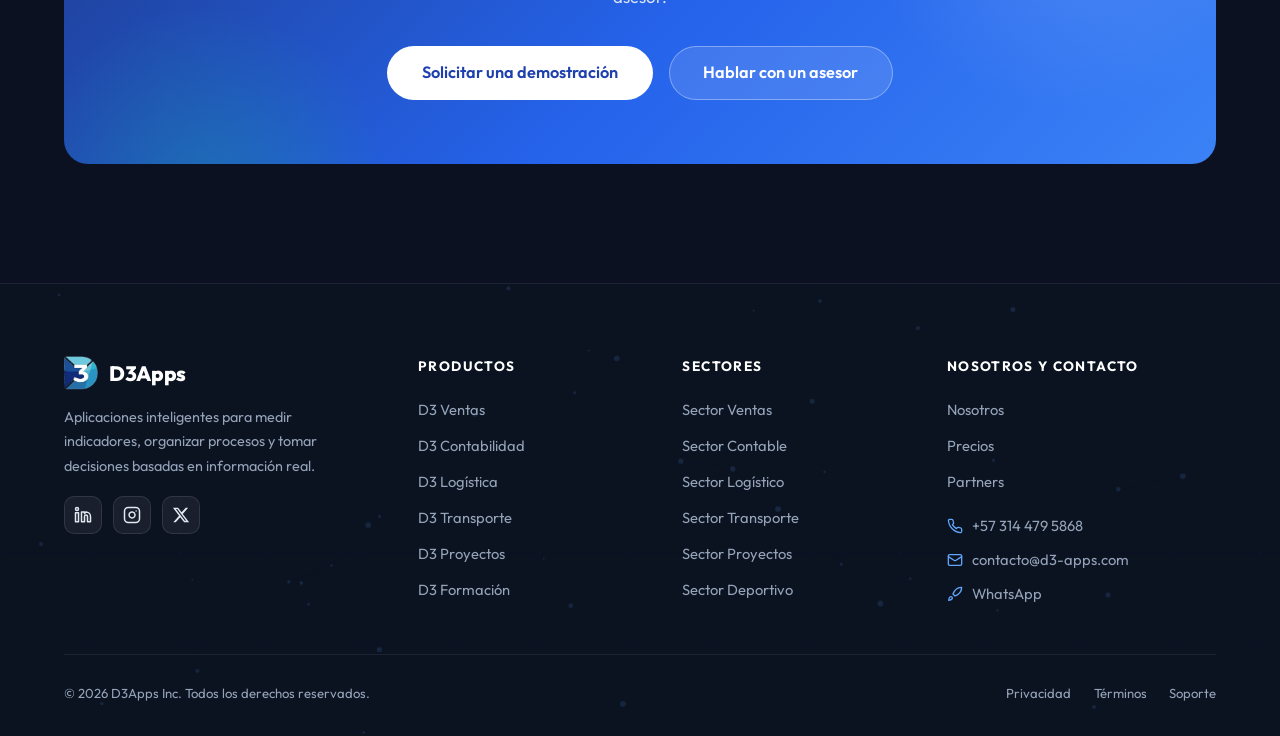
<file: html/d3-transporte.html>
<!DOCTYPE html>
<html lang="es">

<head>
  <meta charset="UTF-8">
  <meta name="viewport" content="width=device-width, initial-scale=1.0">
  <script src="theme.js"></script>
  <title>D3 Transporte — Gestión de flota y rutas en tiempo real | D3Apps</title>
  <meta name="description"
    content="D3 Transporte: administra tu flota, rutas y entregas con información en tiempo real. Optimiza costos y cumple cada entrega.">
  <link rel="stylesheet" href="styles.css">
  <link rel="icon" type="image/png" href="icons/dark_264x264.png">
</head>

<body>

  <!-- ======================= HEADER ======================= -->
  <header id="site-header"></header>

  <main>

    <!-- ======================= PRODUCT HERO ======================= -->
    <section class="product-hero" id="producto">
      <div class="container">
        <nav class="breadcrumb reveal">
          <a href="index.html">Inicio</a>
          <svg viewBox="0 0 24 24" fill="none" stroke="currentColor" stroke-width="2" stroke-linecap="round" stroke-linejoin="round"><polyline points="9 18 15 12 9 6"/></svg>
          <span>D3 Transporte</span>
        </nav>

        <div class="product-hero-grid">
          <div class="product-hero-copy">
            <div class="product-title-row reveal reveal-delay-1">
              <span class="badge" style="background:#ede9fe;color:#6d28d9">
                <svg viewBox="0 0 24 24" fill="none" stroke="currentColor" stroke-width="2" stroke-linecap="round" stroke-linejoin="round"><path d="M14 18V6a2 2 0 0 0-2-2H4a2 2 0 0 0-2 2v11a1 1 0 0 0 1 1h2"/><path d="M15 18H9"/><path d="M19 18h2a1 1 0 0 0 1-1v-3.65a1 1 0 0 0-.22-.62l-3.48-4.35a1 1 0 0 0-.78-.38H14"/><circle cx="17" cy="18" r="2"/><circle cx="7" cy="18" r="2"/></svg>
              </span>
              <h1>D3 Transporte</h1>
            </div>
            <p class="lead reveal reveal-delay-2">
              ¿Sabes dónde están tus vehículos y qué tan rentable es cada ruta? D3 Transporte administra tu
              flota con información en tiempo real: rutas, entregas, costos y cumplimiento, todo en un solo lugar.
            </p>
            <div class="hero-actions reveal reveal-delay-3">
              <a href="#diagnostico" class="btn btn-primary btn-lg">Solicitar una demostración</a>
            </div>
            <div class="product-meta reveal reveal-delay-4">
              <span class="meta-item">
                <svg viewBox="0 0 24 24" fill="none" stroke="currentColor" stroke-width="2" stroke-linecap="round" stroke-linejoin="round"><polyline points="13 2 3 14 12 14 11 22 21 10 12 10 13 2"/></svg>
                Seguimiento de entregas
              </span>
              <span class="meta-item">
                <svg viewBox="0 0 24 24" fill="none" stroke="currentColor" stroke-width="2" stroke-linecap="round" stroke-linejoin="round"><circle cx="12" cy="12" r="10"/><polyline points="12 6 12 12 16 14"/></svg>
                Control de rutas
              </span>
              <span class="meta-item">
                <svg viewBox="0 0 24 24" fill="none" stroke="currentColor" stroke-width="2" stroke-linecap="round" stroke-linejoin="round"><path d="M14.5 2H6a2 2 0 0 0-2 2v16a2 2 0 0 0 2 2h12a2 2 0 0 0 2-2V7.5L14.5 2z"/><polyline points="14 2 14 8 20 8"/></svg>
                Costos por vehículo
              </span>
            </div>
          </div>

          <div class="hero-visual reveal reveal-delay-2">
            <div class="glow"></div>
            <div class="dashboard">
              <div class="dashboard-bar">
                <span class="dot"></span><span class="dot"></span><span class="dot"></span>
                <span class="url">portal.d3-apps.com/transporte</span>
              </div>
              <div class="dashboard-body">
                <div class="dashboard-main">
                  <div class="kpis">
                    <div class="kpi">
                      <div class="kpi-label">Vehículos activos</div>
                      <div class="kpi-value">34/40</div>
                      <span class="kpi-trend up">▲ 6%</span>
                    </div>
                    <div class="kpi">
                      <div class="kpi-label">Entregas a tiempo</div>
                      <div class="kpi-value">94%</div>
                      <span class="kpi-trend up">▲ 3%</span>
                    </div>
                  </div>
                  <div class="chart-card">
                    <div class="chart-title"><span>Costo por ruta · semana</span></div>
                    <div class="bars">
                      <div class="bar" style="height:62%"></div>
                      <div class="bar bar--alt" style="height:44%"></div>
                      <div class="bar" style="height:78%"></div>
                      <div class="bar bar--alt" style="height:52%"></div>
                      <div class="bar" style="height:66%"></div>
                    </div>
                  </div>
                  <div class="chart-card" style="margin-top:1rem">
                    <div class="chart-title"><span>Cumplimiento de entregas</span></div>
                    <div class="donut-wrap">
                      <div class="donut" style="background:conic-gradient(#6d28d9 0% 94%, var(--donut-track) 94% 100%)"></div>
                      <div class="donut-legend"><b>94%</b><br>Entregas realizadas a tiempo</div>
                    </div>
                  </div>
                </div>
                <div class="dashboard-side">
                  <div class="activity">
                    <div class="a-title">Flota en movimiento</div>
                    <div class="activity-item"><span class="dot" style="background:#6d28d9"></span>Ruta norte — 12 km restantes<span class="a-check">✓</span></div>
                    <div class="activity-item"><span class="dot" style="background:#2563eb"></span>Ruta centro — entregada<span class="a-check">✓</span></div>
                    <div class="activity-item"><span class="dot" style="background:#f97316"></span>Ruta sur — en bodega<span class="a-check">✓</span></div>
                  </div>
                  <div class="chart-card">
                    <div class="chart-title"><span>Kilómetros hoy</span></div>
                    <div class="kpi-value" style="font-size:1.3rem">1,240 km</div>
                    <div class="kpi-label" style="margin-top:0.2rem">vs. 1,080 ayer</div>
                  </div>
                </div>
              </div>
            </div>
          </div>
        </div>
      </div>
    </section>

    <!-- ======================= BENEFICIOS ======================= -->
    <section class="benefits-section">
      <div class="container">
        <div class="section-header reveal">
          <span class="section-label">Beneficios</span>
          <h2 class="section-title">Tu flota, <span class="accent">siempre visible</span></h2>
        </div>
        <div class="benefits-grid">
          <div class="benefit-card reveal">
            <span class="b-icon" style="background:var(--primary-soft);color:var(--primary)">
              <svg viewBox="0 0 24 24" fill="none" stroke="currentColor" stroke-width="2" stroke-linecap="round" stroke-linejoin="round"><polyline points="13 2 3 14 12 14 11 22 21 10 12 10 13 2"/></svg>
            </span>
            <h3>Información en tiempo real</h3>
            <p>Estado de cada vehículo, ruta y entrega al instante.</p>
          </div>
          <div class="benefit-card reveal reveal-delay-1">
            <span class="b-icon" style="background:var(--green-soft);color:var(--green-dark)">
              <svg viewBox="0 0 24 24" fill="none" stroke="currentColor" stroke-width="2" stroke-linecap="round" stroke-linejoin="round"><path d="m12 14 4-4"/><path d="M3.34 19a10 10 0 1 1 17.32 0"/></svg>
            </span>
            <h3>Indicadores automáticos</h3>
            <p>Costo por kilómetro, entregas a tiempo y uso de flota calculados por el sistema.</p>
          </div>
          <div class="benefit-card reveal reveal-delay-2">
            <span class="b-icon" style="background:var(--orange-soft);color:var(--orange-dark)">
              <svg viewBox="0 0 24 24" fill="none" stroke="currentColor" stroke-width="2" stroke-linecap="round" stroke-linejoin="round"><path d="M14.5 2H6a2 2 0 0 0-2 2v16a2 2 0 0 0 2 2h12a2 2 0 0 0 2-2V7.5L14.5 2z"/><polyline points="14 2 14 8 20 8"/></svg>
            </span>
            <h3>Reportes dinámicos</h3>
            <p>Reportes de rutas, costos y entregas filtrables por vehículo y conductor.</p>
          </div>
          <div class="benefit-card reveal">
            <span class="b-icon" style="background:#e0f2fe;color:#0284c7">
              <svg viewBox="0 0 24 24" fill="none" stroke="currentColor" stroke-width="2" stroke-linecap="round" stroke-linejoin="round"><rect width="14" height="20" x="5" y="2" rx="2" ry="2"/><path d="M12 18h.01"/></svg>
            </span>
            <h3>Acceso desde cualquier dispositivo</h3>
            <p>Consulta tu flota desde la oficina o desde la carretera.</p>
          </div>
          <div class="benefit-card reveal reveal-delay-1">
            <span class="b-icon" style="background:#ede9fe;color:#6d28d9">
              <svg viewBox="0 0 24 24" fill="none" stroke="currentColor" stroke-width="2" stroke-linecap="round" stroke-linejoin="round"><rect width="18" height="11" x="3" y="11" rx="2" ry="2"/><path d="M7 11V7a5 5 0 0 1 10 0v4"/></svg>
            </span>
            <h3>Seguridad de la información</h3>
            <p>Datos de flota y costos protegidos con permisos por rol.</p>
          </div>
          <div class="benefit-card reveal reveal-delay-2">
            <span class="b-icon" style="background:#fef3c7;color:#b45309">
              <svg viewBox="0 0 24 24" fill="none" stroke="currentColor" stroke-width="2" stroke-linecap="round" stroke-linejoin="round"><path d="M4.5 16.5c-1.5 1.26-2 5-2 5s3.74-.5 5-2c.71-.84.7-2.13-.09-2.91a2.18 2.18 0 0 0-2.91-.09z"/><path d="m12 15-3-3a22 22 0 0 1 2-3.95A12.88 12.88 0 0 1 22 2c0 2.72-.78 7.5-6 11a22.35 22.35 0 0 1-4 2z"/></svg>
            </span>
            <h3>Fácil implementación</h3>
            <p>Configuramos tu flota y rutas contigo en muy poco tiempo.</p>
          </div>
        </div>
      </div>
    </section>

    <!-- ======================= CARACTERÍSTICAS ======================= -->
    <section class="features-section">
      <div class="container">
        <div class="section-header reveal">
          <span class="section-label">Características</span>
          <h2 class="section-title">Funcionalidades principales</h2>
          <p class="section-desc">Todo lo necesario para operar tu flota con total visibilidad.</p>
        </div>
        <div class="features-grid">
          <div class="feature-item reveal">
            <span class="f-icon"><svg viewBox="0 0 24 24" fill="none" stroke="currentColor" stroke-width="2" stroke-linecap="round" stroke-linejoin="round"><rect width="7" height="9" x="3" y="3" rx="1"/><rect width="7" height="5" x="14" y="3" rx="1"/><rect width="7" height="9" x="14" y="12" rx="1"/><rect width="7" height="5" x="3" y="16" rx="1"/></svg></span>
            <span>Dashboard de flota</span>
          </div>
          <div class="feature-item reveal reveal-delay-1">
            <span class="f-icon"><svg viewBox="0 0 24 24" fill="none" stroke="currentColor" stroke-width="2" stroke-linecap="round" stroke-linejoin="round"><path d="M14 18V6a2 2 0 0 0-2-2H4a2 2 0 0 0-2 2v11a1 1 0 0 0 1 1h2"/><path d="M15 18H9"/><path d="M19 18h2a1 1 0 0 0 1-1v-3.65a1 1 0 0 0-.22-.62l-3.48-4.35a1 1 0 0 0-.78-.38H14"/><circle cx="17" cy="18" r="2"/><circle cx="7" cy="18" r="2"/></svg></span>
            <span>Gestión de vehículos</span>
          </div>
          <div class="feature-item reveal reveal-delay-2">
            <span class="f-icon"><svg viewBox="0 0 24 24" fill="none" stroke="currentColor" stroke-width="2" stroke-linecap="round" stroke-linejoin="round"><path d="M16 3h5v5"/><path d="M8 3H3v5"/><path d="M21 8v13H3V8"/></svg></span>
            <span>Control de rutas</span>
          </div>
          <div class="feature-item reveal reveal-delay-3">
            <span class="f-icon"><svg viewBox="0 0 24 24" fill="none" stroke="currentColor" stroke-width="2" stroke-linecap="round" stroke-linejoin="round"><circle cx="6" cy="19" r="3"/><circle cx="18" cy="5" r="3"/><path d="M12 19h8.5a3.5 3.5 0 0 0 0-7h-8a3.5 3.5 0 0 1 0-7H3"/></svg></span>
            <span>Seguimiento de entregas</span>
          </div>
          <div class="feature-item reveal">
            <span class="f-icon"><svg viewBox="0 0 24 24" fill="none" stroke="currentColor" stroke-width="2" stroke-linecap="round" stroke-linejoin="round"><path d="M3 3v16a2 2 0 0 0 2 2h16"/><path d="M7 11v8"/><path d="M11 15v4"/><path d="M15 8v12"/><path d="M19 4v16"/></svg></span>
            <span>Indicadores</span>
          </div>
          <div class="feature-item reveal reveal-delay-1">
            <span class="f-icon"><svg viewBox="0 0 24 24" fill="none" stroke="currentColor" stroke-width="2" stroke-linecap="round" stroke-linejoin="round"><path d="M14.5 2H6a2 2 0 0 0-2 2v16a2 2 0 0 0 2 2h12a2 2 0 0 0 2-2V7.5L14.5 2z"/><polyline points="14 2 14 8 20 8"/></svg></span>
            <span>Reportes</span>
          </div>
          <div class="feature-item reveal reveal-delay-2">
            <span class="f-icon"><svg viewBox="0 0 24 24" fill="none" stroke="currentColor" stroke-width="2" stroke-linecap="round" stroke-linejoin="round"><path d="m21.73 18-8-14a2 2 0 0 0-3.48 0l-8 14A2 2 0 0 0 4 21h16a2 2 0 0 0 1.73-3z"/><line x1="12" x2="12" y1="9" y2="13"/><line x1="12" x2="12.01" y1="17" y2="17"/></svg></span>
            <span>Alertas</span>
          </div>
          <div class="feature-item reveal reveal-delay-3">
            <span class="f-icon"><svg viewBox="0 0 24 24" fill="none" stroke="currentColor" stroke-width="2" stroke-linecap="round" stroke-linejoin="round"><path d="M14.5 2H6a2 2 0 0 0-2 2v16a2 2 0 0 0 2 2h12a2 2 0 0 0 2-2V7.5L14.5 2z"/><polyline points="14 2 14 8 20 8"/><line x1="12" x2="12" y1="11" y2="17"/><line x1="8" x2="16" y1="13" y2="13"/></svg></span>
            <span>Exportación a Excel</span>
          </div>
        </div>
      </div>
    </section>

    <!-- ======================= DIAGNÓSTICO ======================= -->
    <section class="diagnostic-section" id="diagnostico">
      <div class="container">
        <div class="diagnostic-layout">
          <div class="demo-info reveal">
            <span class="section-label" style="margin-bottom:0.6rem">Diagnóstico previo</span>
            <h2>Antes de tu demostración, queremos conocer tu situación.</h2>
            <p>Responde estas preguntas y te recomendaremos la configuración ideal de D3 Transporte para tu flota.</p>
            <div class="diag-questions">
              <div class="diag-question"><span class="q-num">01</span>¿Cómo gestionas actualmente tu flota?</div>
              <div class="diag-question"><span class="q-num">02</span>¿Utilizas Excel? ¿Tienes algún software?</div>
              <div class="diag-question"><span class="q-num">03</span>¿Cuántas personas intervienen en el proceso?</div>
              <div class="diag-question"><span class="q-num">04</span>¿Qué es lo que más tiempo te consume?</div>
              <div class="diag-question"><span class="q-num">05</span>¿Cuál es tu mayor problema de transporte actualmente?</div>
              <div class="diag-question"><span class="q-num">06</span>¿Qué indicadores te gustaría conocer?</div>
            </div>
          </div>

          <div class="demo-card reveal reveal-delay-1">
            <h3>Solicitar una demostración</h3>
            <p>Tu diagnóstico nos ayuda a recomendar la mejor solución. Solo toma 2 minutos.</p>
            <form class="demo-form" novalidate>
              <div class="form-grid">
                <div class="form-group">
                  <label class="form-label" for="d-nombre">Nombre</label>
                  <input class="input-field" type="text" id="d-nombre" placeholder="Tu nombre" required>
                </div>
                <div class="form-group">
                  <label class="form-label" for="d-email">Correo electrónico</label>
                  <input class="input-field" type="email" id="d-email" placeholder="tu@empresa.com" required>
                <div class="form-group">
                  <label class="form-label" for="d-telefono">Teléfono / WhatsApp</label>
                  <input class="input-field" type="tel" id="d-telefono" placeholder="+57 314 479 5868">
                </div>
                <div class="form-group">
                  <label class="form-label" for="d-contacto">¿Cómo prefieres que te contactemos?</label>
                  <select class="input-field" id="d-contacto">
                    <option value="whatsapp">WhatsApp</option>
                    <option value="correo">Correo electrónico</option>
                    <option value="telefono">Llamada telefónica</option>
                  </select>
                </div>

                </div>
                <div class="form-group">
                  <label class="form-label" for="d-gestion">¿Cómo gestionas hoy esta información?</label>
                  <select class="input-field" id="d-gestion">
                    <option value="excel">Excel / hojas de cálculo</option>
                    <option value="software">Software especializado</option>
                    <option value="papel">Papel / cuadernos</option>
                    <option value="nada">Nada por ahora</option>
                  </select>
                </div>
                <div class="form-group">
                  <label class="form-label" for="d-software">¿Utilizas Excel o algún software?</label>
                  <select class="input-field" id="d-software">
                    <option value="excel">Solo Excel</option>
                    <option value="basico">Software básico</option>
                    <option value="especializado">Software especializado</option>
                    <option value="ninguno">Ninguno</option>
                  </select>
                </div>
                <div class="form-group">
                  <label class="form-label" for="d-personas">¿Cuántas personas intervienen en el proceso?</label>
                  <input class="input-field" type="number" id="d-personas" min="1" placeholder="Ej. 10">
                </div>
                <div class="form-group">
                  <label class="form-label" for="d-frecuencia">¿Con qué frecuencia necesitas reportes?</label>
                  <select class="input-field" id="d-frecuencia">
                    <option value="diario">Diario</option>
                    <option value="semanal">Semanal</option>
                    <option value="mensual">Mensual</option>
                    <option value="trimestral">Trimestral</option>
                  </select>
                </div>
                <div class="form-group">
                  <label class="form-label" for="d-tiempo">¿Qué es lo que más tiempo te consume?</label>
                  <input class="input-field" type="text" id="d-tiempo" placeholder="Ej. Coordinar rutas por teléfono">
                </div>
                <div class="form-group">
                  <label class="form-label" for="d-problema">¿Cuál es tu mayor problema actualmente?</label>
                  <input class="input-field" type="text" id="d-problema" placeholder="Ej. No conozco el costo por ruta">
                </div>
                <div class="form-group full">
                  <label class="form-label" for="d-indicadores">¿Qué indicadores te gustaría conocer?</label>
                  <input class="input-field" type="text" id="d-indicadores" placeholder="Ej. Costo por km, entregas a tiempo, uso de flota...">
                </div>
                <div class="form-group full">
                  <label class="form-label" for="d-resultados">¿Qué resultados esperas obtener?</label>
                  <textarea class="input-field" id="d-resultados" placeholder="Cuéntanos tus objetivos..."></textarea>
                </div>
              </div>
              <button type="submit" class="btn btn-primary btn-lg">Solicitar una demostración</button>
              <div class="form-success">
                <svg viewBox="0 0 24 24" fill="none" stroke="currentColor" stroke-width="2.5" stroke-linecap="round" stroke-linejoin="round"><circle cx="12" cy="12" r="10"/><path d="m9 12 2 2 4-4"/></svg>
                <span>¡Gracias! Tu diagnóstico fue recibido. Un asesor te contactará muy pronto.</span>
              </div>
            </form>
          </div>
        </div>
      </div>
    </section>

    <!-- ======================= CTA ======================= -->
    <section style="padding-top:0">
      <div class="container">
        <div class="cta-band reveal">
          <h2>Empieza a tomar decisiones con información real.</h2>
          <p>Agenda tu demostración de D3 Transporte o habla directamente con un asesor.</p>
          <div class="cta-actions">
            <a href="#diagnostico" class="btn btn-white btn-lg">Solicitar una demostración</a>
            <a href="https://wa.me/573144795868" target="_blank" rel="noopener" class="btn btn-ghost btn-lg">Hablar con un asesor</a>
          </div>
        </div>
      </div>
    </section>

  </main>

  <!-- ======================= FOOTER ======================= -->
  <div id="site-footer"></div>

  <script src="site.js"></script>
</body>

</html>
</file>
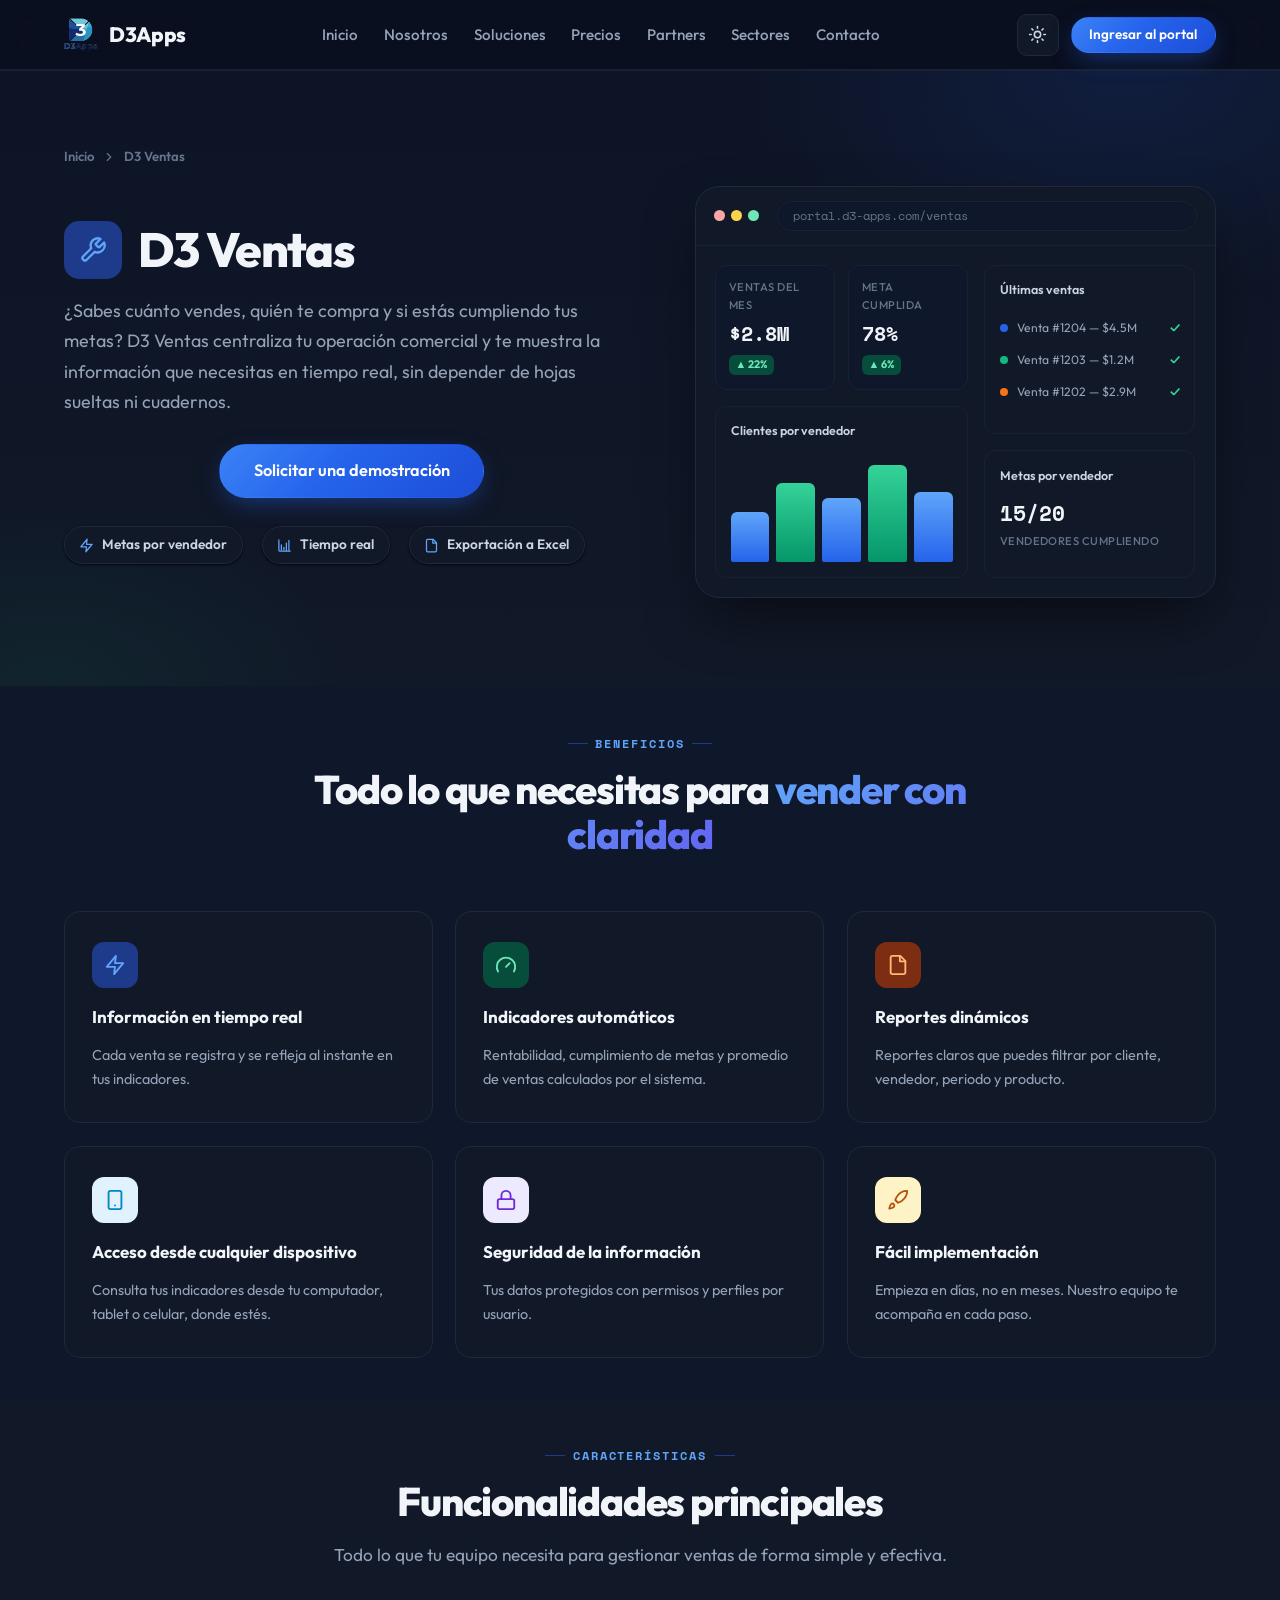
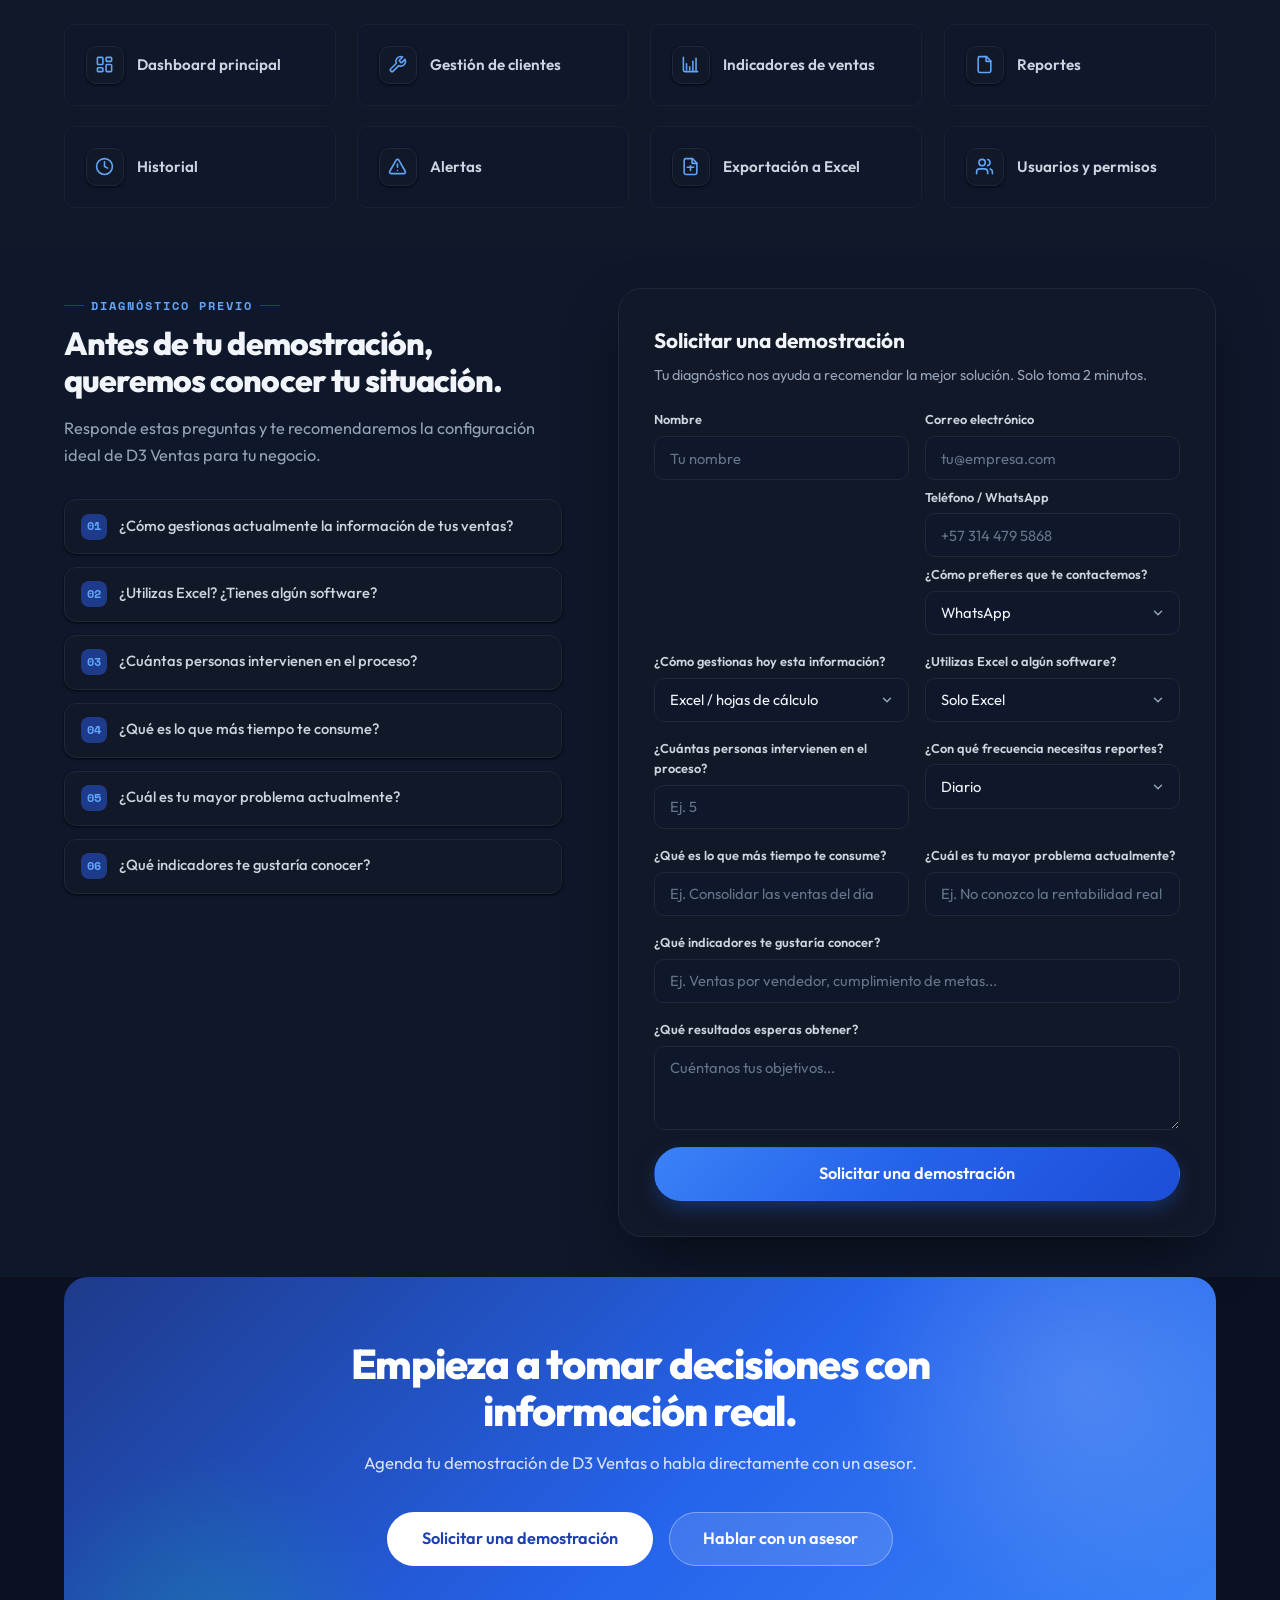
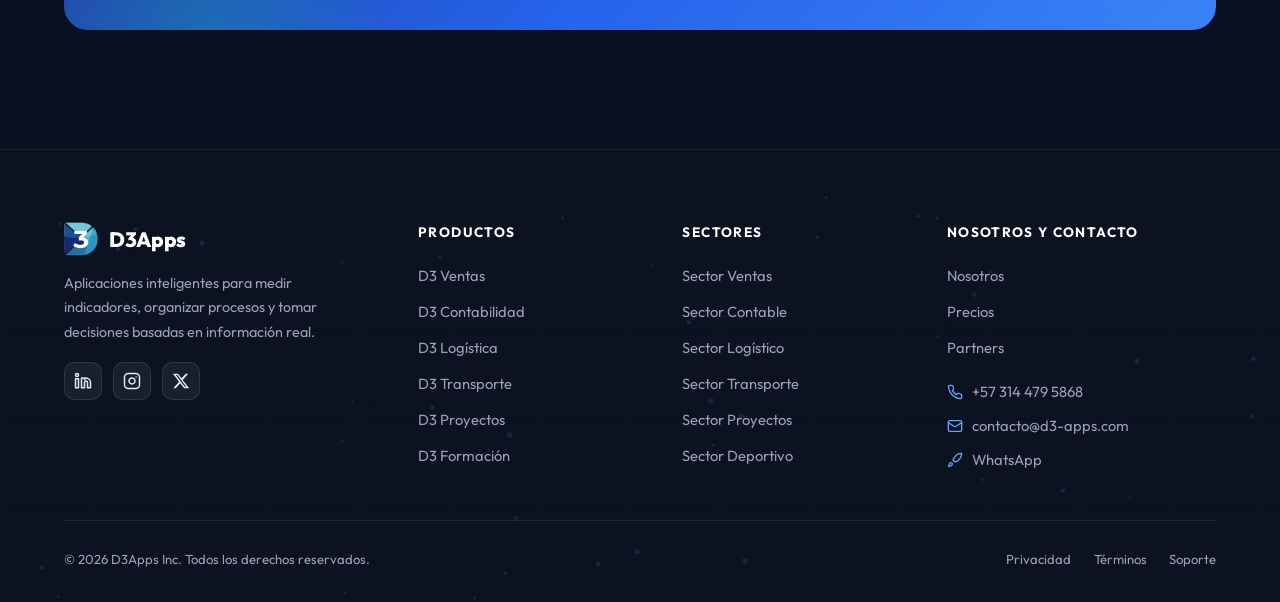
<file: html/d3-ventas.html>
<!DOCTYPE html>
<html lang="es">

<head>
  <meta charset="UTF-8">
  <meta name="viewport" content="width=device-width, initial-scale=1.0">
  <script src="theme.js"></script>
  <title>D3 Ventas — Gestiona tu operación comercial en tiempo real | D3Apps</title>
  <meta name="description"
    content="D3 Ventas: centraliza tu gestión comercial, conoce tus indicadores de ventas, clientes y metas en tiempo real.">
  <link rel="stylesheet" href="styles.css">
  <link rel="icon" type="image/png" href="icons/dark_264x264.png">
</head>

<body>

  <!-- ======================= HEADER ======================= -->
  <header id="site-header"></header>

  <main>

    <!-- ======================= PRODUCT HERO ======================= -->
    <section class="product-hero" id="producto">
      <div class="container">
        <nav class="breadcrumb reveal">
          <a href="index.html">Inicio</a>
          <svg viewBox="0 0 24 24" fill="none" stroke="currentColor" stroke-width="2" stroke-linecap="round" stroke-linejoin="round"><polyline points="9 18 15 12 9 6"/></svg>
          <span>D3 Ventas</span>
        </nav>

        <div class="product-hero-grid">
          <div class="product-hero-copy">
            <div class="product-title-row reveal reveal-delay-1">
              <span class="badge" style="background:var(--primary-soft);color:var(--primary)">
                <svg viewBox="0 0 24 24" fill="none" stroke="currentColor" stroke-width="2" stroke-linecap="round" stroke-linejoin="round"><path d="M14.7 6.3a1 1 0 0 0 0 1.4l1.6 1.6a1 1 0 0 0 1.4 0l3.77-3.77a6 6 0 0 1-7.94 7.94l-6.91 6.91a2.12 2.12 0 0 1-3-3l6.91-6.91a6 6 0 0 1 7.94-7.94l-3.76 3.76z"/></svg>
              </span>
              <h1>D3 Ventas</h1>
            </div>
            <p class="lead reveal reveal-delay-2">
              ¿Sabes cuánto vendes, quién te compra y si estás cumpliendo tus metas? D3 Ventas centraliza tu
              operación comercial y te muestra la información que necesitas en tiempo real, sin depender de hojas
              sueltas ni cuadernos.
            </p>
            <div class="hero-actions reveal reveal-delay-3">
              <a href="#diagnostico" class="btn btn-primary btn-lg">Solicitar una demostración</a>
            </div>
            <div class="product-meta reveal reveal-delay-4">
              <span class="meta-item">
                <svg viewBox="0 0 24 24" fill="none" stroke="currentColor" stroke-width="2" stroke-linecap="round" stroke-linejoin="round"><polyline points="13 2 3 14 12 14 11 22 21 10 12 10 13 2"/></svg>
                Metas por vendedor
              </span>
              <span class="meta-item">
                <svg viewBox="0 0 24 24" fill="none" stroke="currentColor" stroke-width="2" stroke-linecap="round" stroke-linejoin="round"><path d="M3 3v16a2 2 0 0 0 2 2h16"/><path d="M7 11v8"/><path d="M11 15v4"/><path d="M15 8v12"/><path d="M19 4v16"/></svg>
                Tiempo real
              </span>
              <span class="meta-item">
                <svg viewBox="0 0 24 24" fill="none" stroke="currentColor" stroke-width="2" stroke-linecap="round" stroke-linejoin="round"><path d="M14.5 2H6a2 2 0 0 0-2 2v16a2 2 0 0 0 2 2h12a2 2 0 0 0 2-2V7.5L14.5 2z"/><polyline points="14 2 14 8 20 8"/></svg>
                Exportación a Excel
              </span>
            </div>
          </div>

          <div class="hero-visual reveal reveal-delay-2">
            <div class="glow"></div>
            <div class="dashboard">
              <div class="dashboard-bar">
                <span class="dot"></span><span class="dot"></span><span class="dot"></span>
                <span class="url">portal.d3-apps.com/ventas</span>
              </div>
              <div class="dashboard-body">
                <div class="dashboard-main">
                  <div class="kpis">
                    <div class="kpi">
                      <div class="kpi-label">Ventas del mes</div>
                      <div class="kpi-value">$2.8M</div>
                      <span class="kpi-trend up">▲ 22%</span>
                    </div>
                    <div class="kpi">
                      <div class="kpi-label">Meta cumplida</div>
                      <div class="kpi-value">78%</div>
                      <span class="kpi-trend up">▲ 6%</span>
                    </div>
                  </div>
                  <div class="chart-card">
                    <div class="chart-title"><span>Clientes por vendedor</span></div>
                    <div class="bars">
                      <div class="bar" style="height:46%"></div>
                      <div class="bar bar--alt" style="height:72%"></div>
                      <div class="bar" style="height:58%"></div>
                      <div class="bar bar--alt" style="height:88%"></div>
                      <div class="bar" style="height:64%"></div>
                    </div>
                  </div>
                </div>
                <div class="dashboard-side">
                  <div class="activity">
                    <div class="a-title">Últimas ventas</div>
                    <div class="activity-item"><span class="dot" style="background:#2563eb"></span>Venta #1204 — $4.5M<span class="a-check">✓</span></div>
                    <div class="activity-item"><span class="dot" style="background:#10b981"></span>Venta #1203 — $1.2M<span class="a-check">✓</span></div>
                    <div class="activity-item"><span class="dot" style="background:#f97316"></span>Venta #1202 — $2.9M<span class="a-check">✓</span></div>
                  </div>
                  <div class="chart-card">
                    <div class="chart-title"><span>Metas por vendedor</span></div>
                    <div class="kpi-value" style="font-size:1.3rem">15/20</div>
                    <div class="kpi-label" style="margin-top:0.2rem">vendedores cumpliendo</div>
                  </div>
                </div>
              </div>
            </div>
          </div>
        </div>
      </div>
    </section>

    <!-- ======================= BENEFICIOS ======================= -->
    <section class="benefits-section">
      <div class="container">
        <div class="section-header reveal">
          <span class="section-label">Beneficios</span>
          <h2 class="section-title">Todo lo que necesitas para <span class="accent">vender con claridad</span></h2>
        </div>
        <div class="benefits-grid">
          <div class="benefit-card reveal">
            <span class="b-icon" style="background:var(--primary-soft);color:var(--primary)">
              <svg viewBox="0 0 24 24" fill="none" stroke="currentColor" stroke-width="2" stroke-linecap="round" stroke-linejoin="round"><polyline points="13 2 3 14 12 14 11 22 21 10 12 10 13 2"/></svg>
            </span>
            <h3>Información en tiempo real</h3>
            <p>Cada venta se registra y se refleja al instante en tus indicadores.</p>
          </div>
          <div class="benefit-card reveal reveal-delay-1">
            <span class="b-icon" style="background:var(--green-soft);color:var(--green-dark)">
              <svg viewBox="0 0 24 24" fill="none" stroke="currentColor" stroke-width="2" stroke-linecap="round" stroke-linejoin="round"><path d="m12 14 4-4"/><path d="M3.34 19a10 10 0 1 1 17.32 0"/></svg>
            </span>
            <h3>Indicadores automáticos</h3>
            <p>Rentabilidad, cumplimiento de metas y promedio de ventas calculados por el sistema.</p>
          </div>
          <div class="benefit-card reveal reveal-delay-2">
            <span class="b-icon" style="background:var(--orange-soft);color:var(--orange-dark)">
              <svg viewBox="0 0 24 24" fill="none" stroke="currentColor" stroke-width="2" stroke-linecap="round" stroke-linejoin="round"><path d="M14.5 2H6a2 2 0 0 0-2 2v16a2 2 0 0 0 2 2h12a2 2 0 0 0 2-2V7.5L14.5 2z"/><polyline points="14 2 14 8 20 8"/></svg>
            </span>
            <h3>Reportes dinámicos</h3>
            <p>Reportes claros que puedes filtrar por cliente, vendedor, periodo y producto.</p>
          </div>
          <div class="benefit-card reveal">
            <span class="b-icon" style="background:#e0f2fe;color:#0284c7">
              <svg viewBox="0 0 24 24" fill="none" stroke="currentColor" stroke-width="2" stroke-linecap="round" stroke-linejoin="round"><rect width="14" height="20" x="5" y="2" rx="2" ry="2"/><path d="M12 18h.01"/></svg>
            </span>
            <h3>Acceso desde cualquier dispositivo</h3>
            <p>Consulta tus indicadores desde tu computador, tablet o celular, donde estés.</p>
          </div>
          <div class="benefit-card reveal reveal-delay-1">
            <span class="b-icon" style="background:#ede9fe;color:#6d28d9">
              <svg viewBox="0 0 24 24" fill="none" stroke="currentColor" stroke-width="2" stroke-linecap="round" stroke-linejoin="round"><rect width="18" height="11" x="3" y="11" rx="2" ry="2"/><path d="M7 11V7a5 5 0 0 1 10 0v4"/></svg>
            </span>
            <h3>Seguridad de la información</h3>
            <p>Tus datos protegidos con permisos y perfiles por usuario.</p>
          </div>
          <div class="benefit-card reveal reveal-delay-2">
            <span class="b-icon" style="background:#fef3c7;color:#b45309">
              <svg viewBox="0 0 24 24" fill="none" stroke="currentColor" stroke-width="2" stroke-linecap="round" stroke-linejoin="round"><path d="M4.5 16.5c-1.5 1.26-2 5-2 5s3.74-.5 5-2c.71-.84.7-2.13-.09-2.91a2.18 2.18 0 0 0-2.91-.09z"/><path d="m12 15-3-3a22 22 0 0 1 2-3.95A12.88 12.88 0 0 1 22 2c0 2.72-.78 7.5-6 11a22.35 22.35 0 0 1-4 2z"/></svg>
            </span>
            <h3>Fácil implementación</h3>
            <p>Empieza en días, no en meses. Nuestro equipo te acompaña en cada paso.</p>
          </div>
        </div>
      </div>
    </section>

    <!-- ======================= CARACTERÍSTICAS ======================= -->
    <section class="features-section">
      <div class="container">
        <div class="section-header reveal">
          <span class="section-label">Características</span>
          <h2 class="section-title">Funcionalidades principales</h2>
          <p class="section-desc">Todo lo que tu equipo necesita para gestionar ventas de forma simple y efectiva.</p>
        </div>
        <div class="features-grid">
          <div class="feature-item reveal">
            <span class="f-icon"><svg viewBox="0 0 24 24" fill="none" stroke="currentColor" stroke-width="2" stroke-linecap="round" stroke-linejoin="round"><rect width="7" height="9" x="3" y="3" rx="1"/><rect width="7" height="5" x="14" y="3" rx="1"/><rect width="7" height="9" x="14" y="12" rx="1"/><rect width="7" height="5" x="3" y="16" rx="1"/></svg></span>
            <span>Dashboard principal</span>
          </div>
          <div class="feature-item reveal reveal-delay-1">
            <span class="f-icon"><svg viewBox="0 0 24 24" fill="none" stroke="currentColor" stroke-width="2" stroke-linecap="round" stroke-linejoin="round"><path d="M14.7 6.3a1 1 0 0 0 0 1.4l1.6 1.6a1 1 0 0 0 1.4 0l3.77-3.77a6 6 0 0 1-7.94 7.94l-6.91 6.91a2.12 2.12 0 0 1-3-3l6.91-6.91a6 6 0 0 1 7.94-7.94l-3.76 3.76z"/></svg></span>
            <span>Gestión de clientes</span>
          </div>
          <div class="feature-item reveal reveal-delay-2">
            <span class="f-icon"><svg viewBox="0 0 24 24" fill="none" stroke="currentColor" stroke-width="2" stroke-linecap="round" stroke-linejoin="round"><path d="M3 3v16a2 2 0 0 0 2 2h16"/><path d="M7 11v8"/><path d="M11 15v4"/><path d="M15 8v12"/><path d="M19 4v16"/></svg></span>
            <span>Indicadores de ventas</span>
          </div>
          <div class="feature-item reveal reveal-delay-3">
            <span class="f-icon"><svg viewBox="0 0 24 24" fill="none" stroke="currentColor" stroke-width="2" stroke-linecap="round" stroke-linejoin="round"><path d="M14.5 2H6a2 2 0 0 0-2 2v16a2 2 0 0 0 2 2h12a2 2 0 0 0 2-2V7.5L14.5 2z"/><polyline points="14 2 14 8 20 8"/></svg></span>
            <span>Reportes</span>
          </div>
          <div class="feature-item reveal">
            <span class="f-icon"><svg viewBox="0 0 24 24" fill="none" stroke="currentColor" stroke-width="2" stroke-linecap="round" stroke-linejoin="round"><circle cx="12" cy="12" r="10"/><polyline points="12 6 12 12 16 14"/></svg></span>
            <span>Historial</span>
          </div>
          <div class="feature-item reveal reveal-delay-1">
            <span class="f-icon"><svg viewBox="0 0 24 24" fill="none" stroke="currentColor" stroke-width="2" stroke-linecap="round" stroke-linejoin="round"><path d="m21.73 18-8-14a2 2 0 0 0-3.48 0l-8 14A2 2 0 0 0 4 21h16a2 2 0 0 0 1.73-3z"/><line x1="12" x2="12" y1="9" y2="13"/><line x1="12" x2="12.01" y1="17" y2="17"/></svg></span>
            <span>Alertas</span>
          </div>
          <div class="feature-item reveal reveal-delay-2">
            <span class="f-icon"><svg viewBox="0 0 24 24" fill="none" stroke="currentColor" stroke-width="2" stroke-linecap="round" stroke-linejoin="round"><path d="M14.5 2H6a2 2 0 0 0-2 2v16a2 2 0 0 0 2 2h12a2 2 0 0 0 2-2V7.5L14.5 2z"/><polyline points="14 2 14 8 20 8"/><line x1="12" x2="12" y1="11" y2="17"/><line x1="8" x2="16" y1="13" y2="13"/></svg></span>
            <span>Exportación a Excel</span>
          </div>
          <div class="feature-item reveal reveal-delay-3">
            <span class="f-icon"><svg viewBox="0 0 24 24" fill="none" stroke="currentColor" stroke-width="2" stroke-linecap="round" stroke-linejoin="round"><path d="M16 21v-2a4 4 0 0 0-4-4H6a4 4 0 0 0-4 4v2"/><circle cx="9" cy="7" r="4"/><path d="M22 21v-2a4 4 0 0 0-3-3.87"/><path d="M16 3.13a4 4 0 0 1 0 7.75"/></svg></span>
            <span>Usuarios y permisos</span>
          </div>
        </div>
      </div>
    </section>

    <!-- ======================= DIAGNÓSTICO ======================= -->
    <section class="diagnostic-section" id="diagnostico">
      <div class="container">
        <div class="diagnostic-layout">
          <div class="demo-info reveal">
            <span class="section-label" style="margin-bottom:0.6rem">Diagnóstico previo</span>
            <h2>Antes de tu demostración, queremos conocer tu situación.</h2>
            <p>Responde estas preguntas y te recomendaremos la configuración ideal de D3 Ventas para tu negocio.</p>
            <div class="diag-questions">
              <div class="diag-question"><span class="q-num">01</span>¿Cómo gestionas actualmente la información de tus ventas?</div>
              <div class="diag-question"><span class="q-num">02</span>¿Utilizas Excel? ¿Tienes algún software?</div>
              <div class="diag-question"><span class="q-num">03</span>¿Cuántas personas intervienen en el proceso?</div>
              <div class="diag-question"><span class="q-num">04</span>¿Qué es lo que más tiempo te consume?</div>
              <div class="diag-question"><span class="q-num">05</span>¿Cuál es tu mayor problema actualmente?</div>
              <div class="diag-question"><span class="q-num">06</span>¿Qué indicadores te gustaría conocer?</div>
            </div>
          </div>

          <div class="demo-card reveal reveal-delay-1">
            <h3>Solicitar una demostración</h3>
            <p>Tu diagnóstico nos ayuda a recomendar la mejor solución. Solo toma 2 minutos.</p>
            <form class="demo-form" novalidate>
              <div class="form-grid">
                <div class="form-group">
                  <label class="form-label" for="d-nombre">Nombre</label>
                  <input class="input-field" type="text" id="d-nombre" placeholder="Tu nombre" required>
                </div>
                <div class="form-group">
                  <label class="form-label" for="d-email">Correo electrónico</label>
                  <input class="input-field" type="email" id="d-email" placeholder="tu@empresa.com" required>
                <div class="form-group">
                  <label class="form-label" for="d-telefono">Teléfono / WhatsApp</label>
                  <input class="input-field" type="tel" id="d-telefono" placeholder="+57 314 479 5868">
                </div>
                <div class="form-group">
                  <label class="form-label" for="d-contacto">¿Cómo prefieres que te contactemos?</label>
                  <select class="input-field" id="d-contacto">
                    <option value="whatsapp">WhatsApp</option>
                    <option value="correo">Correo electrónico</option>
                    <option value="telefono">Llamada telefónica</option>
                  </select>
                </div>

                </div>
                <div class="form-group">
                  <label class="form-label" for="d-gestion">¿Cómo gestionas hoy esta información?</label>
                  <select class="input-field" id="d-gestion">
                    <option value="excel">Excel / hojas de cálculo</option>
                    <option value="software">Software especializado</option>
                    <option value="papel">Papel / cuadernos</option>
                    <option value="nada">Nada por ahora</option>
                  </select>
                </div>
                <div class="form-group">
                  <label class="form-label" for="d-software">¿Utilizas Excel o algún software?</label>
                  <select class="input-field" id="d-software">
                    <option value="excel">Solo Excel</option>
                    <option value="basico">Software básico</option>
                    <option value="especializado">Software especializado</option>
                    <option value="ninguno">Ninguno</option>
                  </select>
                </div>
                <div class="form-group">
                  <label class="form-label" for="d-personas">¿Cuántas personas intervienen en el proceso?</label>
                  <input class="input-field" type="number" id="d-personas" min="1" placeholder="Ej. 5">
                </div>
                <div class="form-group">
                  <label class="form-label" for="d-frecuencia">¿Con qué frecuencia necesitas reportes?</label>
                  <select class="input-field" id="d-frecuencia">
                    <option value="diario">Diario</option>
                    <option value="semanal">Semanal</option>
                    <option value="mensual">Mensual</option>
                    <option value="trimestral">Trimestral</option>
                  </select>
                </div>
                <div class="form-group">
                  <label class="form-label" for="d-tiempo">¿Qué es lo que más tiempo te consume?</label>
                  <input class="input-field" type="text" id="d-tiempo" placeholder="Ej. Consolidar las ventas del día">
                </div>
                <div class="form-group">
                  <label class="form-label" for="d-problema">¿Cuál es tu mayor problema actualmente?</label>
                  <input class="input-field" type="text" id="d-problema" placeholder="Ej. No conozco la rentabilidad real">
                </div>
                <div class="form-group full">
                  <label class="form-label" for="d-indicadores">¿Qué indicadores te gustaría conocer?</label>
                  <input class="input-field" type="text" id="d-indicadores" placeholder="Ej. Ventas por vendedor, cumplimiento de metas...">
                </div>
                <div class="form-group full">
                  <label class="form-label" for="d-resultados">¿Qué resultados esperas obtener?</label>
                  <textarea class="input-field" id="d-resultados" placeholder="Cuéntanos tus objetivos..."></textarea>
                </div>
              </div>
              <button type="submit" class="btn btn-primary btn-lg">Solicitar una demostración</button>
              <div class="form-success">
                <svg viewBox="0 0 24 24" fill="none" stroke="currentColor" stroke-width="2.5" stroke-linecap="round" stroke-linejoin="round"><circle cx="12" cy="12" r="10"/><path d="m9 12 2 2 4-4"/></svg>
                <span>¡Gracias! Tu diagnóstico fue recibido. Un asesor te contactará muy pronto.</span>
              </div>
            </form>
          </div>
        </div>
      </div>
    </section>

    <!-- ======================= CTA ======================= -->
    <section style="padding-top:0">
      <div class="container">
        <div class="cta-band reveal">
          <h2>Empieza a tomar decisiones con información real.</h2>
          <p>Agenda tu demostración de D3 Ventas o habla directamente con un asesor.</p>
          <div class="cta-actions">
            <a href="#diagnostico" class="btn btn-white btn-lg">Solicitar una demostración</a>
            <a href="https://wa.me/573144795868" target="_blank" rel="noopener" class="btn btn-ghost btn-lg">Hablar con un asesor</a>
          </div>
        </div>
      </div>
    </section>

  </main>

  <!-- ======================= FOOTER ======================= -->
  <div id="site-footer"></div>

  <script src="site.js"></script>
</body>

</html>
</file>
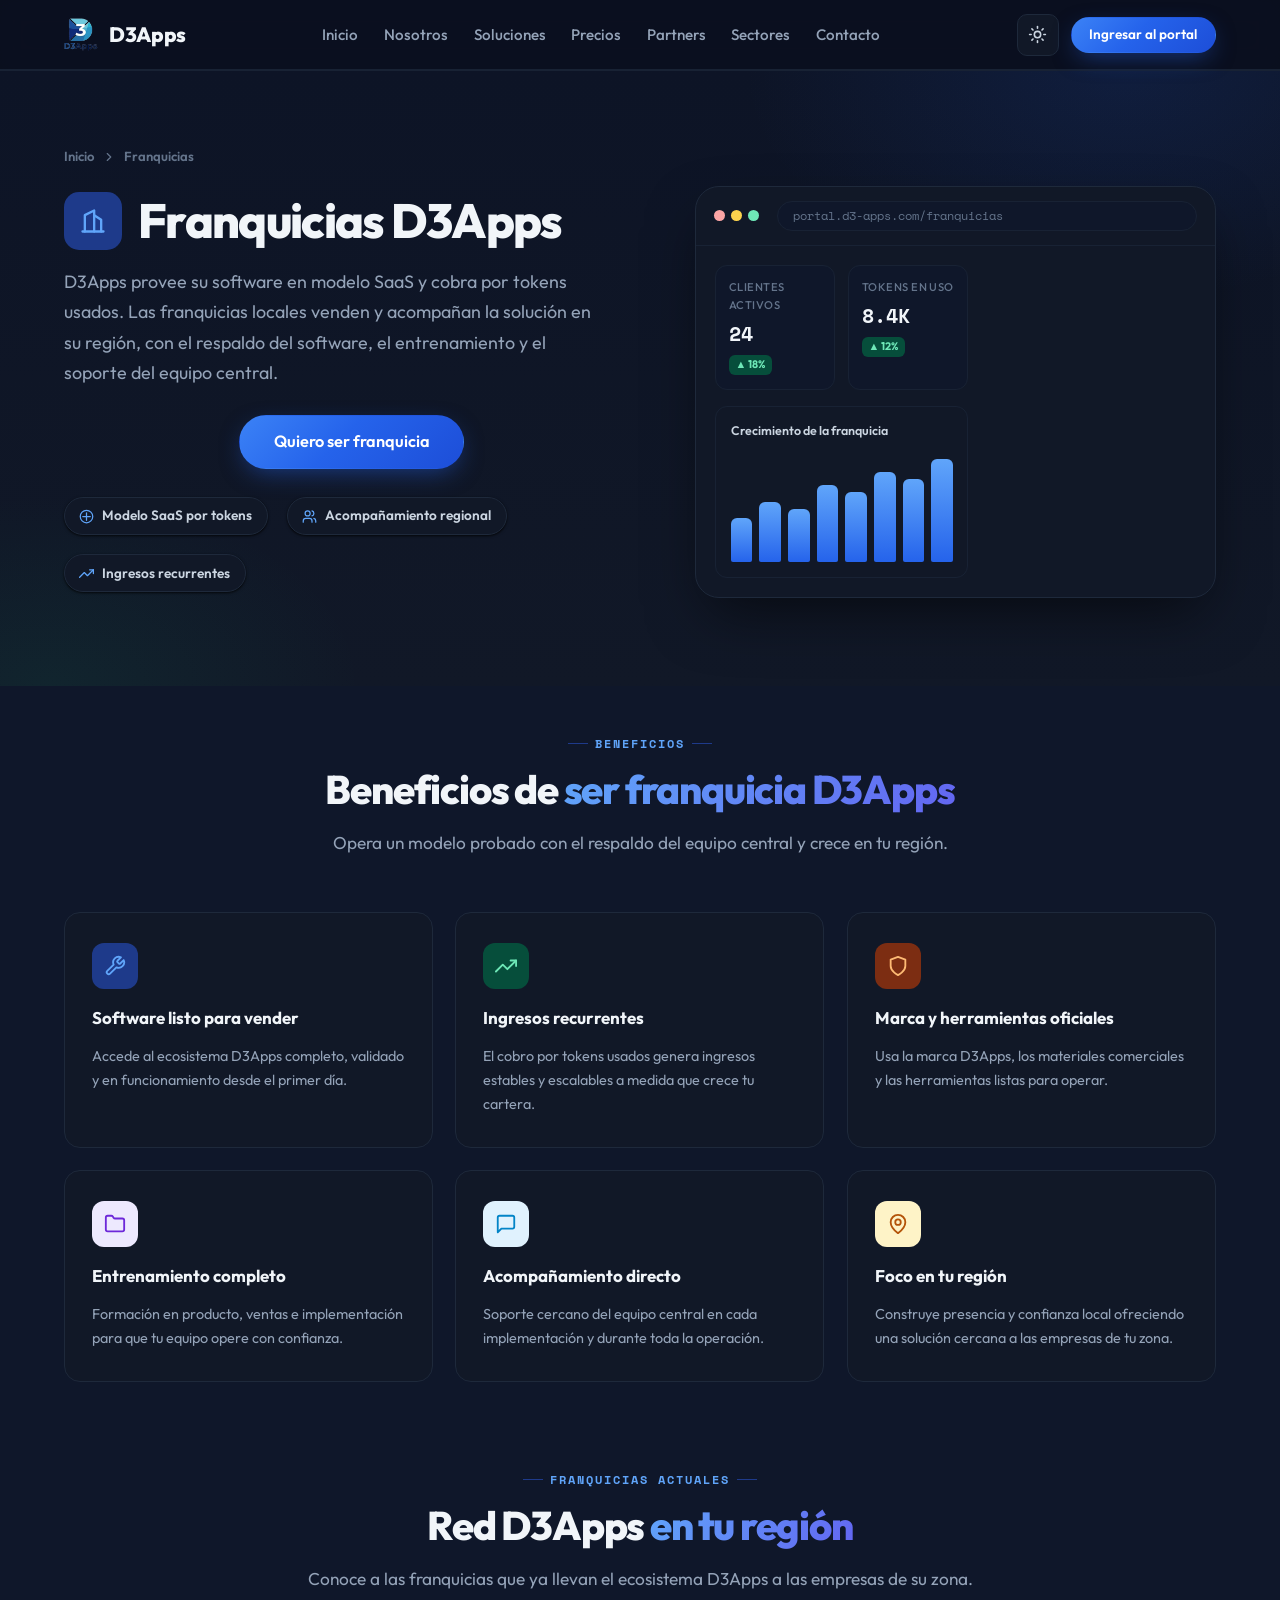
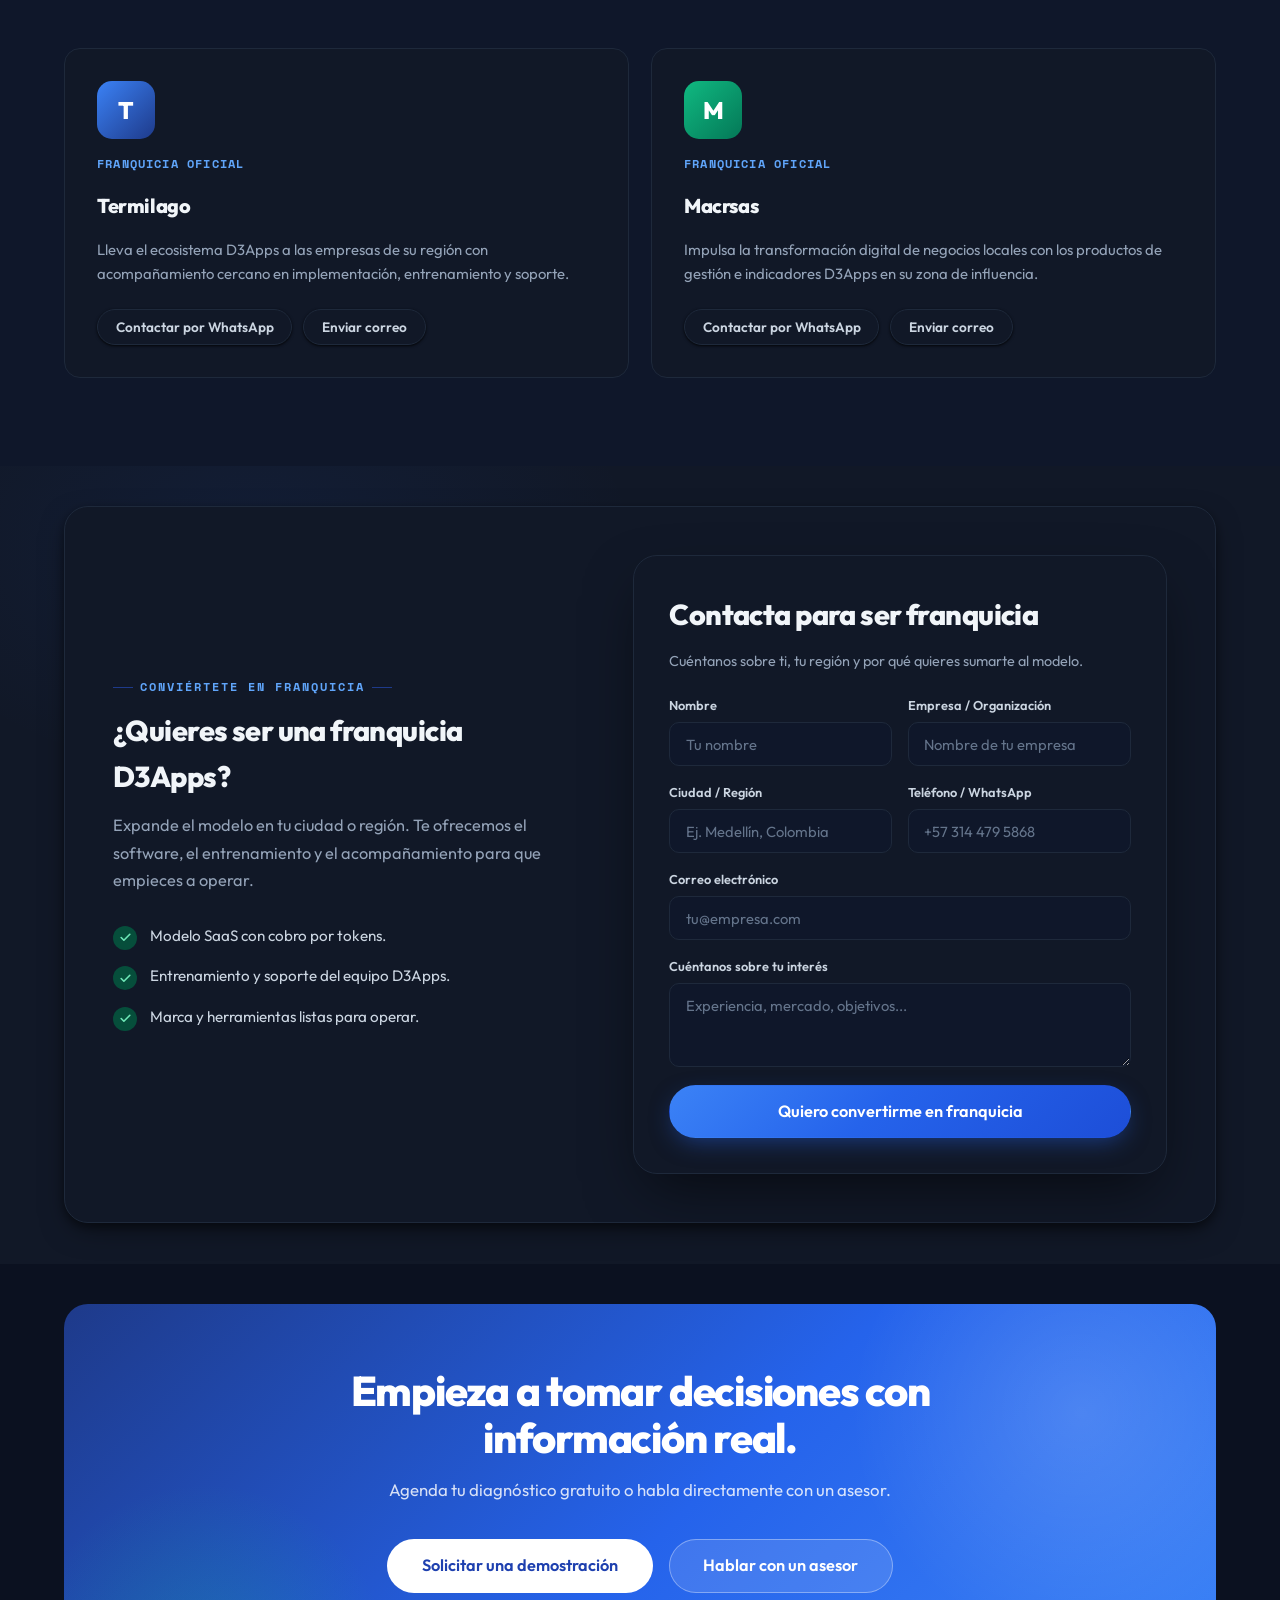
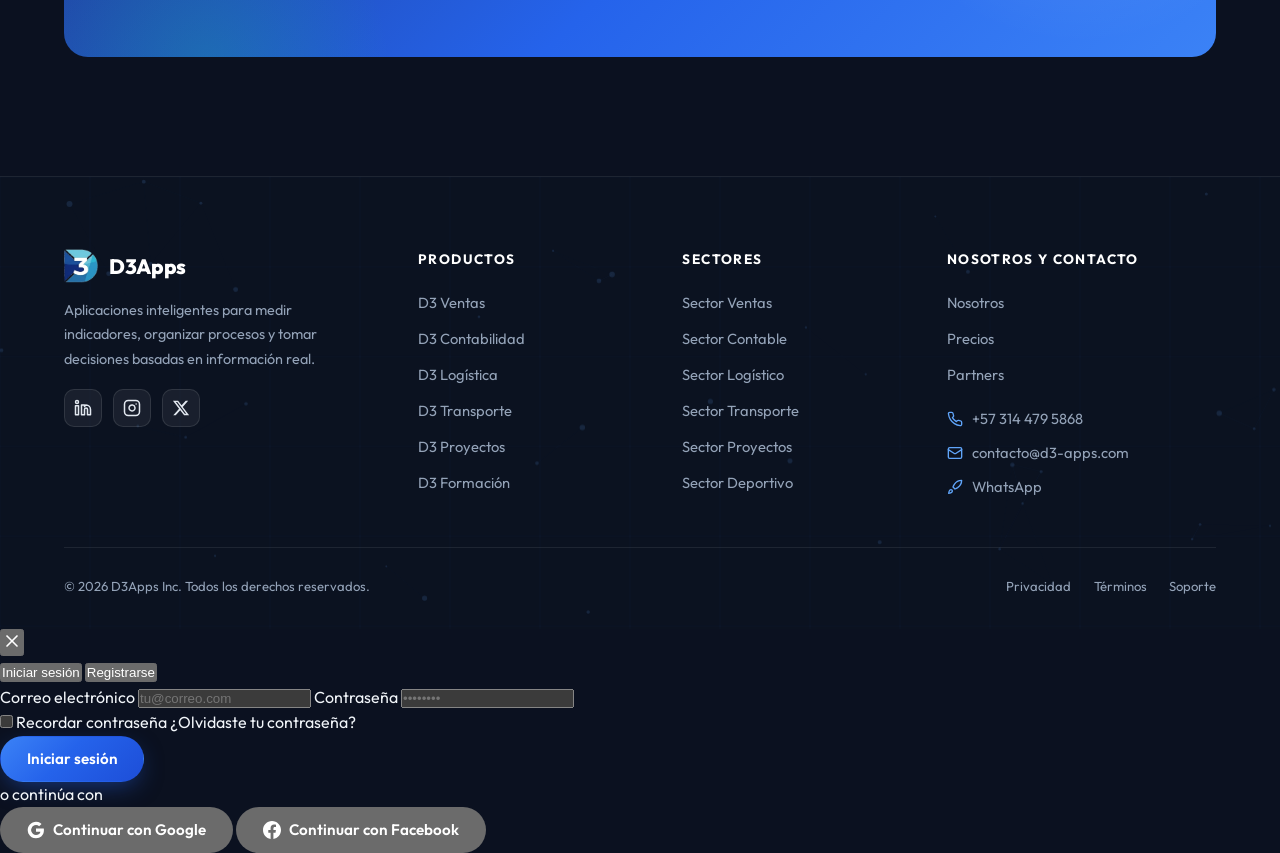
<file: html/franquicias.html>
<!DOCTYPE html>
<html lang="es">

<head>
  <meta charset="UTF-8">
  <meta name="viewport" content="width=device-width, initial-scale=1.0">
  <script>
    (function () {
      try {
        var t = localStorage.getItem('d3apps-theme');
        if (!t) { t = 'dark'; }
        document.documentElement.dataset.theme = t;
      } catch (e) { document.documentElement.dataset.theme = 'dark'; }
    })();
  </script>
  <title>Franquicias — Expande el modelo D3Apps en tu región | D3Apps</title>
  <meta name="description"
    content="Conviértete en franquicia D3Apps: opera el modelo SaaS por tokens en tu ciudad o región con entrenamiento y acompañamiento del equipo central.">
  <link rel="stylesheet" href="styles.css">
  <link rel="icon" type="image/png" href="icons/dark_264x264.png">
</head>

<body>

  <!-- ======================= HEADER ======================= -->
  <header id="site-header"></header>

  <main>

    <!-- ======================= PRODUCT HERO ======================= -->
    <section class="product-hero" id="franquicias">
      <div class="container">
        <nav class="breadcrumb reveal">
          <a href="index.html">Inicio</a>
          <svg viewBox="0 0 24 24" fill="none" stroke="currentColor" stroke-width="2" stroke-linecap="round" stroke-linejoin="round"><polyline points="9 18 15 12 9 6"/></svg>
          <span>Franquicias</span>
        </nav>

        <div class="product-hero-grid">
          <div class="product-hero-copy">
            <div class="product-title-row reveal reveal-delay-1">
              <span class="badge" style="background:var(--primary-soft);color:var(--primary)">
                <svg viewBox="0 0 24 24" fill="none" stroke="currentColor" stroke-width="2" stroke-linecap="round" stroke-linejoin="round"><path d="M3 21h18"/><path d="M5 21V7l8-4v18"/><path d="M19 21V11l-6-4"/></svg>
              </span>
              <h1>Franquicias D3Apps</h1>
            </div>
            <p class="lead reveal reveal-delay-2">
              D3Apps provee su software en modelo SaaS y cobra por tokens usados. Las franquicias locales venden y
              acompañan la solución en su región, con el respaldo del software, el entrenamiento y el soporte del
              equipo central.
            </p>
            <div class="hero-actions reveal reveal-delay-3">
              <a href="#contacto" class="btn btn-primary btn-lg">Quiero ser franquicia</a>
            </div>
            <div class="product-meta reveal reveal-delay-4">
              <span class="meta-item">
                <svg viewBox="0 0 24 24" fill="none" stroke="currentColor" stroke-width="2" stroke-linecap="round" stroke-linejoin="round"><circle cx="12" cy="12" r="10"/><path d="M6 12h12"/><path d="M12 6v12"/></svg>
                Modelo SaaS por tokens
              </span>
              <span class="meta-item">
                <svg viewBox="0 0 24 24" fill="none" stroke="currentColor" stroke-width="2" stroke-linecap="round" stroke-linejoin="round"><path d="M16 21v-2a4 4 0 0 0-4-4H6a4 4 0 0 0-4 4v2"/><circle cx="9" cy="7" r="4"/><path d="M22 21v-2a4 4 0 0 0-3-3.87"/><path d="M16 3.13a4 4 0 0 1 0 7.75"/></svg>
                Acompañamiento regional
              </span>
              <span class="meta-item">
                <svg viewBox="0 0 24 24" fill="none" stroke="currentColor" stroke-width="2" stroke-linecap="round" stroke-linejoin="round"><polyline points="23 6 13.5 15.5 8.5 10.5 1 18"/><polyline points="17 6 23 6 23 12"/></svg>
                Ingresos recurrentes
              </span>
            </div>
          </div>

          <div class="hero-visual reveal reveal-delay-2">
            <div class="glow"></div>
            <div class="dashboard">
              <div class="dashboard-bar">
                <span class="dot"></span><span class="dot"></span><span class="dot"></span>
                <span class="url">portal.d3-apps.com/franquicias</span>
              </div>
              <div class="dashboard-body">
                <div class="dashboard-main">
                  <div class="kpis">
                    <div class="kpi">
                      <div class="kpi-label">Clientes activos</div>
                      <div class="kpi-value">24</div>
                      <span class="kpi-trend up">▲ 18%</span>
                    </div>
                    <div class="kpi">
                      <div class="kpi-label">Tokens en uso</div>
                      <div class="kpi-value">8.4K</div>
                      <span class="kpi-trend up">▲ 12%</span>
                    </div>
                  </div>
                  <div class="chart-card">
                    <div class="chart-title"><span>Crecimiento de la franquicia</span></div>
                    <div class="bars">
                      <div class="bar" style="height:40%"></div>
                      <div class="bar" style="height:55%"></div>
                      <div class="bar" style="height:48%"></div>
                      <div class="bar" style="height:70%"></div>
                      <div class="bar" style="height:64%"></div>
                      <div class="bar" style="height:82%"></div>
                      <div class="bar" style="height:76%"></div>
                      <div class="bar" style="height:94%"></div>
                    </div>
                  </div>
                </div>
              </div>
            </div>
          </div>
        </div>
      </div>
    </section>

    <!-- ======================= BENEFICIOS DE SER FRANQUICIA ======================= -->
    <section class="benefits-section">
      <div class="container">
        <div class="section-header reveal">
          <span class="section-label">Beneficios</span>
          <h2 class="section-title">Beneficios de <span class="accent">ser franquicia D3Apps</span></h2>
          <p class="section-desc">Opera un modelo probado con el respaldo del equipo central y crece en tu región.</p>
        </div>
        <div class="benefits-grid">
          <div class="benefit-card reveal">
            <span class="b-icon" style="background:var(--primary-soft);color:var(--primary)">
              <svg viewBox="0 0 24 24" fill="none" stroke="currentColor" stroke-width="2" stroke-linecap="round" stroke-linejoin="round"><path d="M14.7 6.3a1 1 0 0 0 0 1.4l1.6 1.6a1 1 0 0 0 1.4 0l3.77-3.77a6 6 0 0 1-7.94 7.94l-6.91 6.91a2.12 2.12 0 0 1-3-3l6.91-6.91a6 6 0 0 1 7.94-7.94l-3.76 3.76z"/></svg>
            </span>
            <h3>Software listo para vender</h3>
            <p>Accede al ecosistema D3Apps completo, validado y en funcionamiento desde el primer día.</p>
          </div>
          <div class="benefit-card reveal reveal-delay-1">
            <span class="b-icon" style="background:var(--green-soft);color:var(--green-dark)">
              <svg viewBox="0 0 24 24" fill="none" stroke="currentColor" stroke-width="2" stroke-linecap="round" stroke-linejoin="round"><polyline points="23 6 13.5 15.5 8.5 10.5 1 18"/><polyline points="17 6 23 6 23 12"/></svg>
            </span>
            <h3>Ingresos recurrentes</h3>
            <p>El cobro por tokens usados genera ingresos estables y escalables a medida que crece tu cartera.</p>
          </div>
          <div class="benefit-card reveal reveal-delay-2">
            <span class="b-icon" style="background:var(--orange-soft);color:var(--orange-dark)">
              <svg viewBox="0 0 24 24" fill="none" stroke="currentColor" stroke-width="2" stroke-linecap="round" stroke-linejoin="round"><path d="M12 22s8-4 8-10V5l-8-3-8 3v7c0 6 8 10 8 10z"/></svg>
            </span>
            <h3>Marca y herramientas oficiales</h3>
            <p>Usa la marca D3Apps, los materiales comerciales y las herramientas listas para operar.</p>
          </div>
          <div class="benefit-card reveal">
            <span class="b-icon" style="background:#ede9fe;color:#6d28d9">
              <svg viewBox="0 0 24 24" fill="none" stroke="currentColor" stroke-width="2" stroke-linecap="round" stroke-linejoin="round"><path d="M4 20h16a2 2 0 0 0 2-2V8a2 2 0 0 0-2-2h-7.9a2 2 0 0 1-1.69-.9L9.6 3.9A2 2 0 0 0 7.93 3H4a2 2 0 0 0-2 2v13c0 1.1.9 2 2 2z"/></svg>
            </span>
            <h3>Entrenamiento completo</h3>
            <p>Formación en producto, ventas e implementación para que tu equipo opere con confianza.</p>
          </div>
          <div class="benefit-card reveal reveal-delay-1">
            <span class="b-icon" style="background:#e0f2fe;color:#0284c7">
              <svg viewBox="0 0 24 24" fill="none" stroke="currentColor" stroke-width="2" stroke-linecap="round" stroke-linejoin="round"><path d="M21 15a2 2 0 0 1-2 2H7l-4 4V5a2 2 0 0 1 2-2h14a2 2 0 0 1 2 2z"/></svg>
            </span>
            <h3>Acompañamiento directo</h3>
            <p>Soporte cercano del equipo central en cada implementación y durante toda la operación.</p>
          </div>
          <div class="benefit-card reveal reveal-delay-2">
            <span class="b-icon" style="background:#fef3c7;color:#b45309">
              <svg viewBox="0 0 24 24" fill="none" stroke="currentColor" stroke-width="2" stroke-linecap="round" stroke-linejoin="round"><path d="M20 10c0 6-8 12-8 12s-8-6-8-12a8 8 0 0 1 16 0z"/><circle cx="12" cy="10" r="3"/></svg>
            </span>
            <h3>Foco en tu región</h3>
            <p>Construye presencia y confianza local ofreciendo una solución cercana a las empresas de tu zona.</p>
          </div>
        </div>
      </div>
    </section>

    <!-- ======================= FRANQUICIAS ACTUALES ======================= -->
    <section class="franchise-section">
      <div class="container">
        <div class="section-header reveal">
          <span class="section-label">Franquicias actuales</span>
          <h2 class="section-title">Red D3Apps <span class="accent">en tu región</span></h2>
          <p class="section-desc">Conoce a las franquicias que ya llevan el ecosistema D3Apps a las empresas de su zona.</p>
        </div>

        <div class="franchise-grid">
          <div class="franchise-card reveal">
            <div class="franchise-logo">T</div>
            <span class="f-role">Franquicia oficial</span>
            <h3>Termilago</h3>
            <p>
              Lleva el ecosistema D3Apps a las empresas de su región con acompañamiento cercano en implementación,
              entrenamiento y soporte.
            </p>
            <div class="franchise-actions">
              <a href="https://wa.me/573144795868" target="_blank" rel="noopener" class="btn btn-secondary btn-sm">Contactar por WhatsApp</a>
              <a href="mailto:contacto@d3-apps.com" class="btn btn-secondary btn-sm">Enviar correo</a>
            </div>
          </div>

          <div class="franchise-card reveal reveal-delay-1">
            <div class="franchise-logo f2">M</div>
            <span class="f-role">Franquicia oficial</span>
            <h3>Macrsas</h3>
            <p>
              Impulsa la transformación digital de negocios locales con los productos de gestión e indicadores
              D3Apps en su zona de influencia.
            </p>
            <div class="franchise-actions">
              <a href="https://wa.me/573144795868" target="_blank" rel="noopener" class="btn btn-secondary btn-sm">Contactar por WhatsApp</a>
              <a href="mailto:contacto@d3-apps.com" class="btn btn-secondary btn-sm">Enviar correo</a>
            </div>
          </div>
        </div>
      </div>
    </section>

    <!-- ======================= CONTACTO FRANQUICIA ======================= -->
    <section class="demo-section" id="contacto">
      <div class="container">
        <div class="franchise-cta reveal">
          <div class="demo-layout">
            <div class="demo-info">
              <span class="section-label" style="margin-bottom:0.6rem">Conviértete en franquicia</span>
              <h3>¿Quieres ser una franquicia D3Apps?</h3>
              <p>
                Expande el modelo en tu ciudad o región. Te ofrecemos el software, el entrenamiento y el
                acompañamiento para que empieces a operar.
              </p>
              <div class="demo-points">
                <div class="demo-point">
                  <span class="check"><svg viewBox="0 0 24 24" fill="none" stroke="currentColor" stroke-width="3" stroke-linecap="round" stroke-linejoin="round"><polyline points="20 6 9 17 4 12"/></svg></span>
                  <span>Modelo SaaS con cobro por tokens.</span>
                </div>
                <div class="demo-point">
                  <span class="check"><svg viewBox="0 0 24 24" fill="none" stroke="currentColor" stroke-width="3" stroke-linecap="round" stroke-linejoin="round"><polyline points="20 6 9 17 4 12"/></svg></span>
                  <span>Entrenamiento y soporte del equipo D3Apps.</span>
                </div>
                <div class="demo-point">
                  <span class="check"><svg viewBox="0 0 24 24" fill="none" stroke="currentColor" stroke-width="3" stroke-linecap="round" stroke-linejoin="round"><polyline points="20 6 9 17 4 12"/></svg></span>
                  <span>Marca y herramientas listas para operar.</span>
                </div>
              </div>
            </div>

            <div class="demo-card">
              <h3>Contacta para ser franquicia</h3>
              <p>Cuéntanos sobre ti, tu región y por qué quieres sumarte al modelo.</p>
              <form class="demo-form" novalidate>
                <div class="form-grid">
                  <div class="form-group">
                    <label class="form-label" for="fr-nombre">Nombre</label>
                    <input class="input-field" type="text" id="fr-nombre" placeholder="Tu nombre" required>
                  </div>
                  <div class="form-group">
                    <label class="form-label" for="fr-empresa">Empresa / Organización</label>
                    <input class="input-field" type="text" id="fr-empresa" placeholder="Nombre de tu empresa">
                  </div>
                  <div class="form-group">
                    <label class="form-label" for="fr-ciudad">Ciudad / Región</label>
                    <input class="input-field" type="text" id="fr-ciudad" placeholder="Ej. Medellín, Colombia">
                  </div>
                  <div class="form-group">
                    <label class="form-label" for="fr-telefono">Teléfono / WhatsApp</label>
                    <input class="input-field" type="tel" id="fr-telefono" placeholder="+57 314 479 5868">
                  </div>
                  <div class="form-group full">
                    <label class="form-label" for="fr-email">Correo electrónico</label>
                    <input class="input-field" type="email" id="fr-email" placeholder="tu@empresa.com" required>
                  </div>
                  <div class="form-group full">
                    <label class="form-label" for="fr-mensaje">Cuéntanos sobre tu interés</label>
                    <textarea class="input-field" id="fr-mensaje" placeholder="Experiencia, mercado, objetivos..."></textarea>
                  </div>
                </div>
                <button type="submit" class="btn btn-primary btn-lg">Quiero convertirme en franquicia</button>
                <div class="form-success">
                  <svg viewBox="0 0 24 24" fill="none" stroke="currentColor" stroke-width="2.5" stroke-linecap="round" stroke-linejoin="round"><circle cx="12" cy="12" r="10"/><path d="m9 12 2 2 4-4"/></svg>
                  <span>¡Gracias! Tu solicitud fue recibida. El equipo de franquicias te contactará muy pronto.</span>
                </div>
              </form>
            </div>
          </div>
        </div>
      </div>
    </section>

    <!-- ======================= CTA ======================= -->
    <section class="cta-section">
      <div class="container">
        <div class="cta-band reveal">
          <h2>Empieza a tomar decisiones con información real.</h2>
          <p>Agenda tu diagnóstico gratuito o habla directamente con un asesor.</p>
          <div class="cta-actions">
            <a href="index.html#contacto" class="btn btn-white btn-lg">Solicitar una demostración</a>
            <a href="https://wa.me/573144795868" target="_blank" rel="noopener" class="btn btn-ghost btn-lg">Hablar con un asesor</a>
          </div>
        </div>
      </div>
    </section>

  </main>

  <!-- ======================= FOOTER ======================= -->
  <div id="site-footer"></div>

  <script src="app.js"></script>
</body>

</html>
</file>
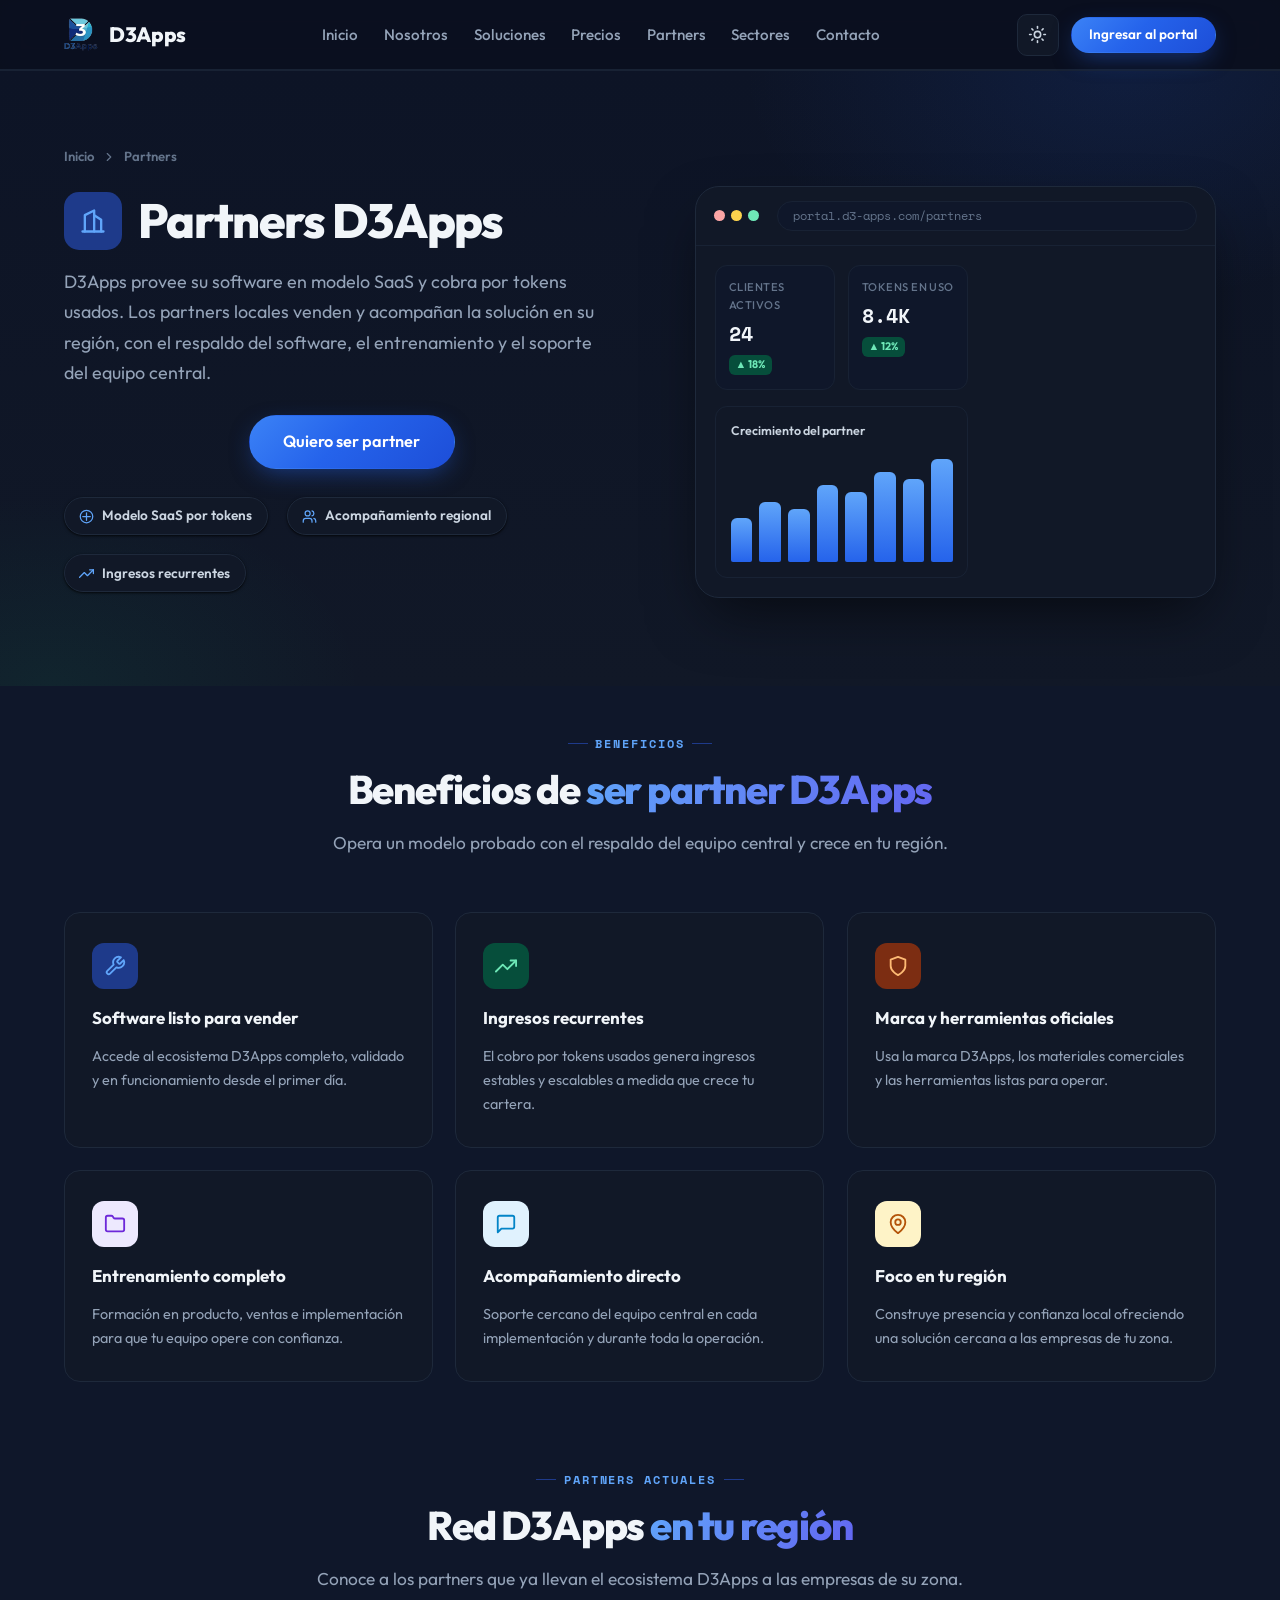
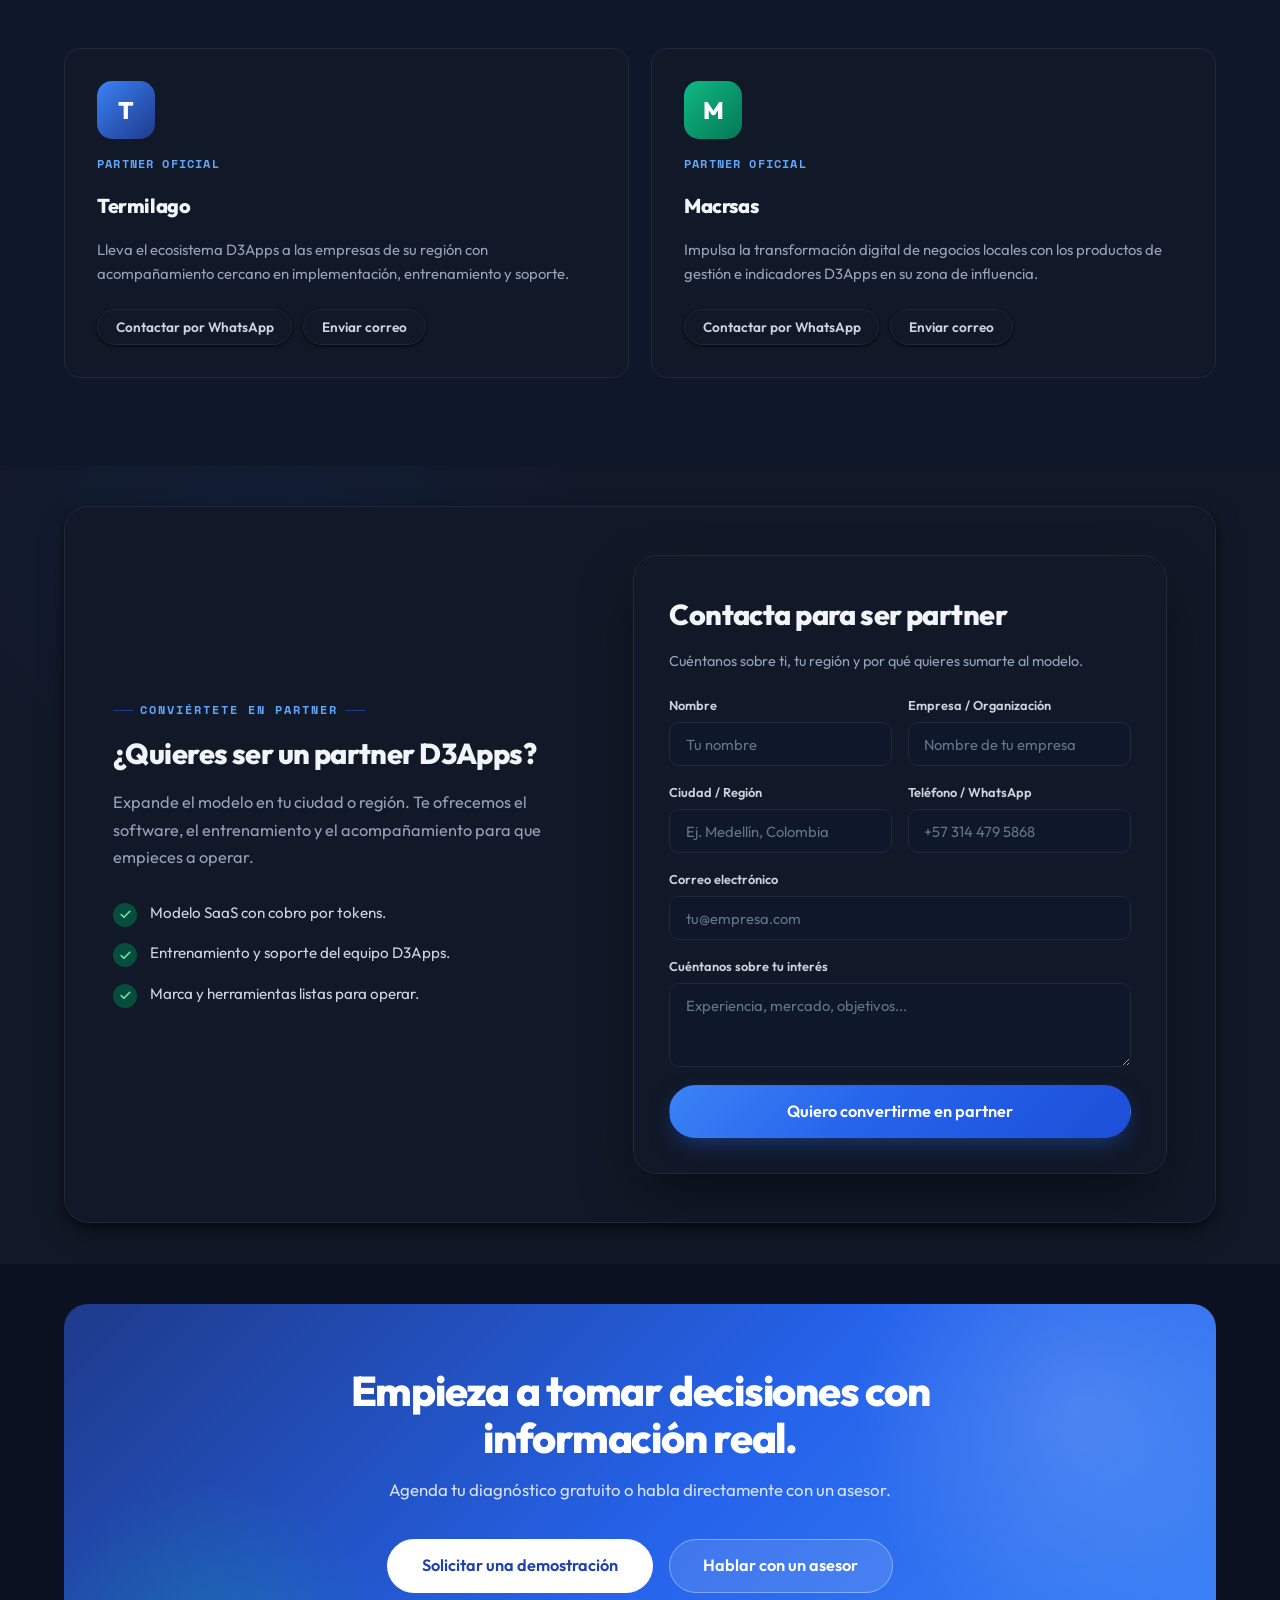
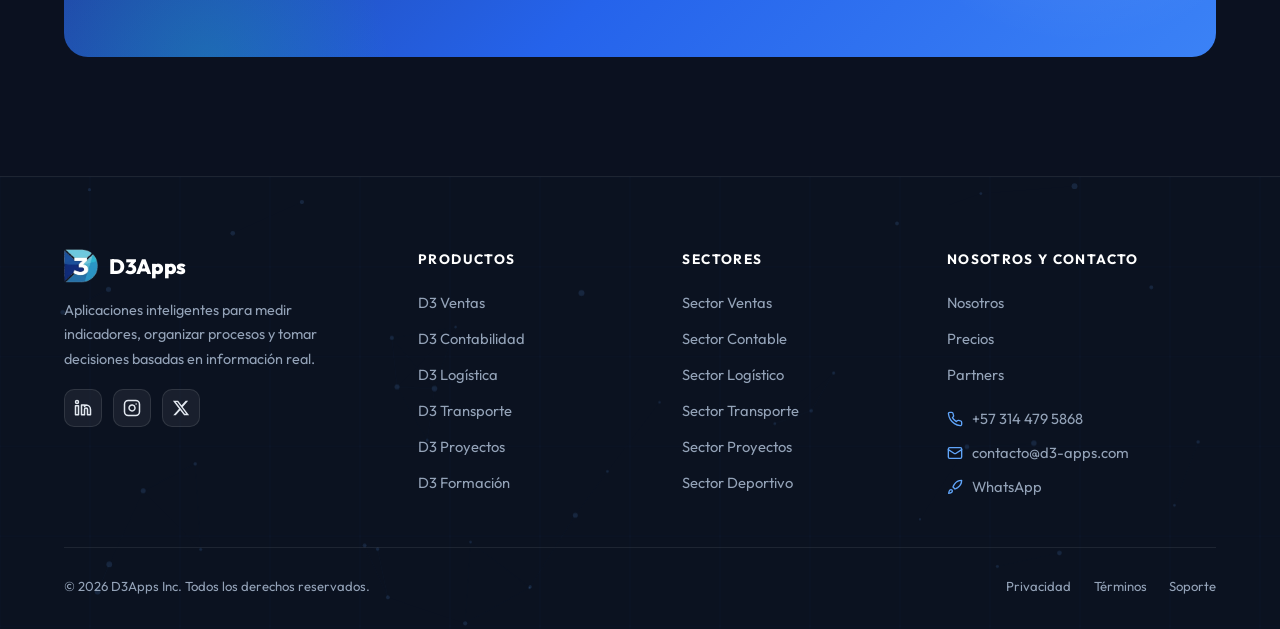
<file: html/partners.html>
<!DOCTYPE html>
<html lang="es">

<head>
  <meta charset="UTF-8">
  <meta name="viewport" content="width=device-width, initial-scale=1.0">
  <script src="theme.js"></script>
  <title>Partners — Expande el modelo D3Apps en tu región | D3Apps</title>
  <meta name="description"
    content="Conviértete en partner D3Apps: opera el modelo SaaS por tokens en tu ciudad o región con entrenamiento y acompañamiento del equipo central.">
  <link rel="stylesheet" href="styles.css">
  <link rel="icon" type="image/png" href="icons/dark_264x264.png">
</head>

<body>

  <!-- ======================= HEADER ======================= -->
  <header id="site-header"></header>

  <main>

    <!-- ======================= PRODUCT HERO ======================= -->
    <section class="product-hero" id="partners">
      <div class="container">
        <nav class="breadcrumb reveal">
          <a href="index.html">Inicio</a>
          <svg viewBox="0 0 24 24" fill="none" stroke="currentColor" stroke-width="2" stroke-linecap="round" stroke-linejoin="round"><polyline points="9 18 15 12 9 6"/></svg>
          <span>Partners</span>
        </nav>

        <div class="product-hero-grid">
          <div class="product-hero-copy">
            <div class="product-title-row reveal reveal-delay-1">
              <span class="badge" style="background:var(--primary-soft);color:var(--primary)">
                <svg viewBox="0 0 24 24" fill="none" stroke="currentColor" stroke-width="2" stroke-linecap="round" stroke-linejoin="round"><path d="M3 21h18"/><path d="M5 21V7l8-4v18"/><path d="M19 21V11l-6-4"/></svg>
              </span>
              <h1>Partners D3Apps</h1>
            </div>
            <p class="lead reveal reveal-delay-2">
              D3Apps provee su software en modelo SaaS y cobra por tokens usados. Los partners locales venden y
              acompañan la solución en su región, con el respaldo del software, el entrenamiento y el soporte del
              equipo central.
            </p>
            <div class="hero-actions reveal reveal-delay-3">
              <a href="#contacto" class="btn btn-primary btn-lg">Quiero ser partner</a>
            </div>
            <div class="product-meta reveal reveal-delay-4">
              <span class="meta-item">
                <svg viewBox="0 0 24 24" fill="none" stroke="currentColor" stroke-width="2" stroke-linecap="round" stroke-linejoin="round"><circle cx="12" cy="12" r="10"/><path d="M6 12h12"/><path d="M12 6v12"/></svg>
                Modelo SaaS por tokens
              </span>
              <span class="meta-item">
                <svg viewBox="0 0 24 24" fill="none" stroke="currentColor" stroke-width="2" stroke-linecap="round" stroke-linejoin="round"><path d="M16 21v-2a4 4 0 0 0-4-4H6a4 4 0 0 0-4 4v2"/><circle cx="9" cy="7" r="4"/><path d="M22 21v-2a4 4 0 0 0-3-3.87"/><path d="M16 3.13a4 4 0 0 1 0 7.75"/></svg>
                Acompañamiento regional
              </span>
              <span class="meta-item">
                <svg viewBox="0 0 24 24" fill="none" stroke="currentColor" stroke-width="2" stroke-linecap="round" stroke-linejoin="round"><polyline points="23 6 13.5 15.5 8.5 10.5 1 18"/><polyline points="17 6 23 6 23 12"/></svg>
                Ingresos recurrentes
              </span>
            </div>
          </div>

          <div class="hero-visual reveal reveal-delay-2">
            <div class="glow"></div>
            <div class="dashboard">
              <div class="dashboard-bar">
                <span class="dot"></span><span class="dot"></span><span class="dot"></span>
                <span class="url">portal.d3-apps.com/partners</span>
              </div>
              <div class="dashboard-body">
                <div class="dashboard-main">
                  <div class="kpis">
                    <div class="kpi">
                      <div class="kpi-label">Clientes activos</div>
                      <div class="kpi-value">24</div>
                      <span class="kpi-trend up">▲ 18%</span>
                    </div>
                    <div class="kpi">
                      <div class="kpi-label">Tokens en uso</div>
                      <div class="kpi-value">8.4K</div>
                      <span class="kpi-trend up">▲ 12%</span>
                    </div>
                  </div>
                  <div class="chart-card">
                    <div class="chart-title"><span>Crecimiento del partner</span></div>
                    <div class="bars">
                      <div class="bar" style="height:40%"></div>
                      <div class="bar" style="height:55%"></div>
                      <div class="bar" style="height:48%"></div>
                      <div class="bar" style="height:70%"></div>
                      <div class="bar" style="height:64%"></div>
                      <div class="bar" style="height:82%"></div>
                      <div class="bar" style="height:76%"></div>
                      <div class="bar" style="height:94%"></div>
                    </div>
                  </div>
                </div>
              </div>
            </div>
          </div>
        </div>
      </div>
    </section>

    <!-- ======================= BENEFICIOS DE SER PARTNER ======================= -->
    <section class="benefits-section">
      <div class="container">
        <div class="section-header reveal">
          <span class="section-label">Beneficios</span>
          <h2 class="section-title">Beneficios de <span class="accent">ser partner D3Apps</span></h2>
          <p class="section-desc">Opera un modelo probado con el respaldo del equipo central y crece en tu región.</p>
        </div>
        <div class="benefits-grid">
          <div class="benefit-card reveal">
            <span class="b-icon" style="background:var(--primary-soft);color:var(--primary)">
              <svg viewBox="0 0 24 24" fill="none" stroke="currentColor" stroke-width="2" stroke-linecap="round" stroke-linejoin="round"><path d="M14.7 6.3a1 1 0 0 0 0 1.4l1.6 1.6a1 1 0 0 0 1.4 0l3.77-3.77a6 6 0 0 1-7.94 7.94l-6.91 6.91a2.12 2.12 0 0 1-3-3l6.91-6.91a6 6 0 0 1 7.94-7.94l-3.76 3.76z"/></svg>
            </span>
            <h3>Software listo para vender</h3>
            <p>Accede al ecosistema D3Apps completo, validado y en funcionamiento desde el primer día.</p>
          </div>
          <div class="benefit-card reveal reveal-delay-1">
            <span class="b-icon" style="background:var(--green-soft);color:var(--green-dark)">
              <svg viewBox="0 0 24 24" fill="none" stroke="currentColor" stroke-width="2" stroke-linecap="round" stroke-linejoin="round"><polyline points="23 6 13.5 15.5 8.5 10.5 1 18"/><polyline points="17 6 23 6 23 12"/></svg>
            </span>
            <h3>Ingresos recurrentes</h3>
            <p>El cobro por tokens usados genera ingresos estables y escalables a medida que crece tu cartera.</p>
          </div>
          <div class="benefit-card reveal reveal-delay-2">
            <span class="b-icon" style="background:var(--orange-soft);color:var(--orange-dark)">
              <svg viewBox="0 0 24 24" fill="none" stroke="currentColor" stroke-width="2" stroke-linecap="round" stroke-linejoin="round"><path d="M12 22s8-4 8-10V5l-8-3-8 3v7c0 6 8 10 8 10z"/></svg>
            </span>
            <h3>Marca y herramientas oficiales</h3>
            <p>Usa la marca D3Apps, los materiales comerciales y las herramientas listas para operar.</p>
          </div>
          <div class="benefit-card reveal">
            <span class="b-icon" style="background:#ede9fe;color:#6d28d9">
              <svg viewBox="0 0 24 24" fill="none" stroke="currentColor" stroke-width="2" stroke-linecap="round" stroke-linejoin="round"><path d="M4 20h16a2 2 0 0 0 2-2V8a2 2 0 0 0-2-2h-7.9a2 2 0 0 1-1.69-.9L9.6 3.9A2 2 0 0 0 7.93 3H4a2 2 0 0 0-2 2v13c0 1.1.9 2 2 2z"/></svg>
            </span>
            <h3>Entrenamiento completo</h3>
            <p>Formación en producto, ventas e implementación para que tu equipo opere con confianza.</p>
          </div>
          <div class="benefit-card reveal reveal-delay-1">
            <span class="b-icon" style="background:#e0f2fe;color:#0284c7">
              <svg viewBox="0 0 24 24" fill="none" stroke="currentColor" stroke-width="2" stroke-linecap="round" stroke-linejoin="round"><path d="M21 15a2 2 0 0 1-2 2H7l-4 4V5a2 2 0 0 1 2-2h14a2 2 0 0 1 2 2z"/></svg>
            </span>
            <h3>Acompañamiento directo</h3>
            <p>Soporte cercano del equipo central en cada implementación y durante toda la operación.</p>
          </div>
          <div class="benefit-card reveal reveal-delay-2">
            <span class="b-icon" style="background:#fef3c7;color:#b45309">
              <svg viewBox="0 0 24 24" fill="none" stroke="currentColor" stroke-width="2" stroke-linecap="round" stroke-linejoin="round"><path d="M20 10c0 6-8 12-8 12s-8-6-8-12a8 8 0 0 1 16 0z"/><circle cx="12" cy="10" r="3"/></svg>
            </span>
            <h3>Foco en tu región</h3>
            <p>Construye presencia y confianza local ofreciendo una solución cercana a las empresas de tu zona.</p>
          </div>
        </div>
      </div>
    </section>

    <!-- ======================= PARTNERS ACTUALES ======================= -->
    <section class="franchise-section">
      <div class="container">
        <div class="section-header reveal">
          <span class="section-label">Partners actuales</span>
          <h2 class="section-title">Red D3Apps <span class="accent">en tu región</span></h2>
          <p class="section-desc">Conoce a los partners que ya llevan el ecosistema D3Apps a las empresas de su zona.</p>
        </div>

        <div class="franchise-grid">
          <div class="franchise-card reveal">
            <div class="franchise-logo">T</div>
            <span class="f-role">Partner oficial</span>
            <h3>Termilago</h3>
            <p>
              Lleva el ecosistema D3Apps a las empresas de su región con acompañamiento cercano en implementación,
              entrenamiento y soporte.
            </p>
            <div class="franchise-actions">
              <a href="https://wa.me/573144795868" target="_blank" rel="noopener" class="btn btn-secondary btn-sm">Contactar por WhatsApp</a>
              <a href="mailto:contacto@d3-apps.com" class="btn btn-secondary btn-sm">Enviar correo</a>
            </div>
          </div>

          <div class="franchise-card reveal reveal-delay-1">
            <div class="franchise-logo f2">M</div>
            <span class="f-role">Partner oficial</span>
            <h3>Macrsas</h3>
            <p>
              Impulsa la transformación digital de negocios locales con los productos de gestión e indicadores
              D3Apps en su zona de influencia.
            </p>
            <div class="franchise-actions">
              <a href="https://wa.me/573144795868" target="_blank" rel="noopener" class="btn btn-secondary btn-sm">Contactar por WhatsApp</a>
              <a href="mailto:contacto@d3-apps.com" class="btn btn-secondary btn-sm">Enviar correo</a>
            </div>
          </div>
        </div>
      </div>
    </section>

    <!-- ======================= CONTACTO PARTNER ======================= -->
    <section class="demo-section" id="contacto">
      <div class="container">
        <div class="franchise-cta reveal">
          <div class="demo-layout">
            <div class="demo-info">
              <span class="section-label" style="margin-bottom:0.6rem">Conviértete en partner</span>
              <h3>¿Quieres ser un partner D3Apps?</h3>
              <p>
                Expande el modelo en tu ciudad o región. Te ofrecemos el software, el entrenamiento y el
                acompañamiento para que empieces a operar.
              </p>
              <div class="demo-points">
                <div class="demo-point">
                  <span class="check"><svg viewBox="0 0 24 24" fill="none" stroke="currentColor" stroke-width="3" stroke-linecap="round" stroke-linejoin="round"><polyline points="20 6 9 17 4 12"/></svg></span>
                  <span>Modelo SaaS con cobro por tokens.</span>
                </div>
                <div class="demo-point">
                  <span class="check"><svg viewBox="0 0 24 24" fill="none" stroke="currentColor" stroke-width="3" stroke-linecap="round" stroke-linejoin="round"><polyline points="20 6 9 17 4 12"/></svg></span>
                  <span>Entrenamiento y soporte del equipo D3Apps.</span>
                </div>
                <div class="demo-point">
                  <span class="check"><svg viewBox="0 0 24 24" fill="none" stroke="currentColor" stroke-width="3" stroke-linecap="round" stroke-linejoin="round"><polyline points="20 6 9 17 4 12"/></svg></span>
                  <span>Marca y herramientas listas para operar.</span>
                </div>
              </div>
            </div>

            <div class="demo-card">
              <h3>Contacta para ser partner</h3>
              <p>Cuéntanos sobre ti, tu región y por qué quieres sumarte al modelo.</p>
              <form class="demo-form" novalidate>
                <div class="form-grid">
                  <div class="form-group">
                    <label class="form-label" for="fr-nombre">Nombre</label>
                    <input class="input-field" type="text" id="fr-nombre" placeholder="Tu nombre" required>
                  </div>
                  <div class="form-group">
                    <label class="form-label" for="fr-empresa">Empresa / Organización</label>
                    <input class="input-field" type="text" id="fr-empresa" placeholder="Nombre de tu empresa">
                  </div>
                  <div class="form-group">
                    <label class="form-label" for="fr-ciudad">Ciudad / Región</label>
                    <input class="input-field" type="text" id="fr-ciudad" placeholder="Ej. Medellín, Colombia">
                  </div>
                  <div class="form-group">
                    <label class="form-label" for="fr-telefono">Teléfono / WhatsApp</label>
                    <input class="input-field" type="tel" id="fr-telefono" placeholder="+57 314 479 5868">
                  </div>
                  <div class="form-group full">
                    <label class="form-label" for="fr-email">Correo electrónico</label>
                    <input class="input-field" type="email" id="fr-email" placeholder="tu@empresa.com" required>
                  </div>
                  <div class="form-group full">
                    <label class="form-label" for="fr-mensaje">Cuéntanos sobre tu interés</label>
                    <textarea class="input-field" id="fr-mensaje" placeholder="Experiencia, mercado, objetivos..."></textarea>
                  </div>
                </div>
                <button type="submit" class="btn btn-primary btn-lg">Quiero convertirme en partner</button>
                <div class="form-success">
                  <svg viewBox="0 0 24 24" fill="none" stroke="currentColor" stroke-width="2.5" stroke-linecap="round" stroke-linejoin="round"><circle cx="12" cy="12" r="10"/><path d="m9 12 2 2 4-4"/></svg>
                  <span>¡Gracias! Tu solicitud fue recibida. El equipo de partners te contactará muy pronto.</span>
                </div>
              </form>
            </div>
          </div>
        </div>
      </div>
    </section>

    <!-- ======================= CTA ======================= -->
    <section class="cta-section">
      <div class="container">
        <div class="cta-band reveal">
          <h2>Empieza a tomar decisiones con información real.</h2>
          <p>Agenda tu diagnóstico gratuito o habla directamente con un asesor.</p>
          <div class="cta-actions">
            <a href="index.html#contacto" class="btn btn-white btn-lg">Solicitar una demostración</a>
            <a href="https://wa.me/573144795868" target="_blank" rel="noopener" class="btn btn-ghost btn-lg">Hablar con un asesor</a>
          </div>
        </div>
      </div>
    </section>

  </main>

  <!-- ======================= FOOTER ======================= -->
  <div id="site-footer"></div>

  <script src="site.js"></script>
</body>

</html>
</file>
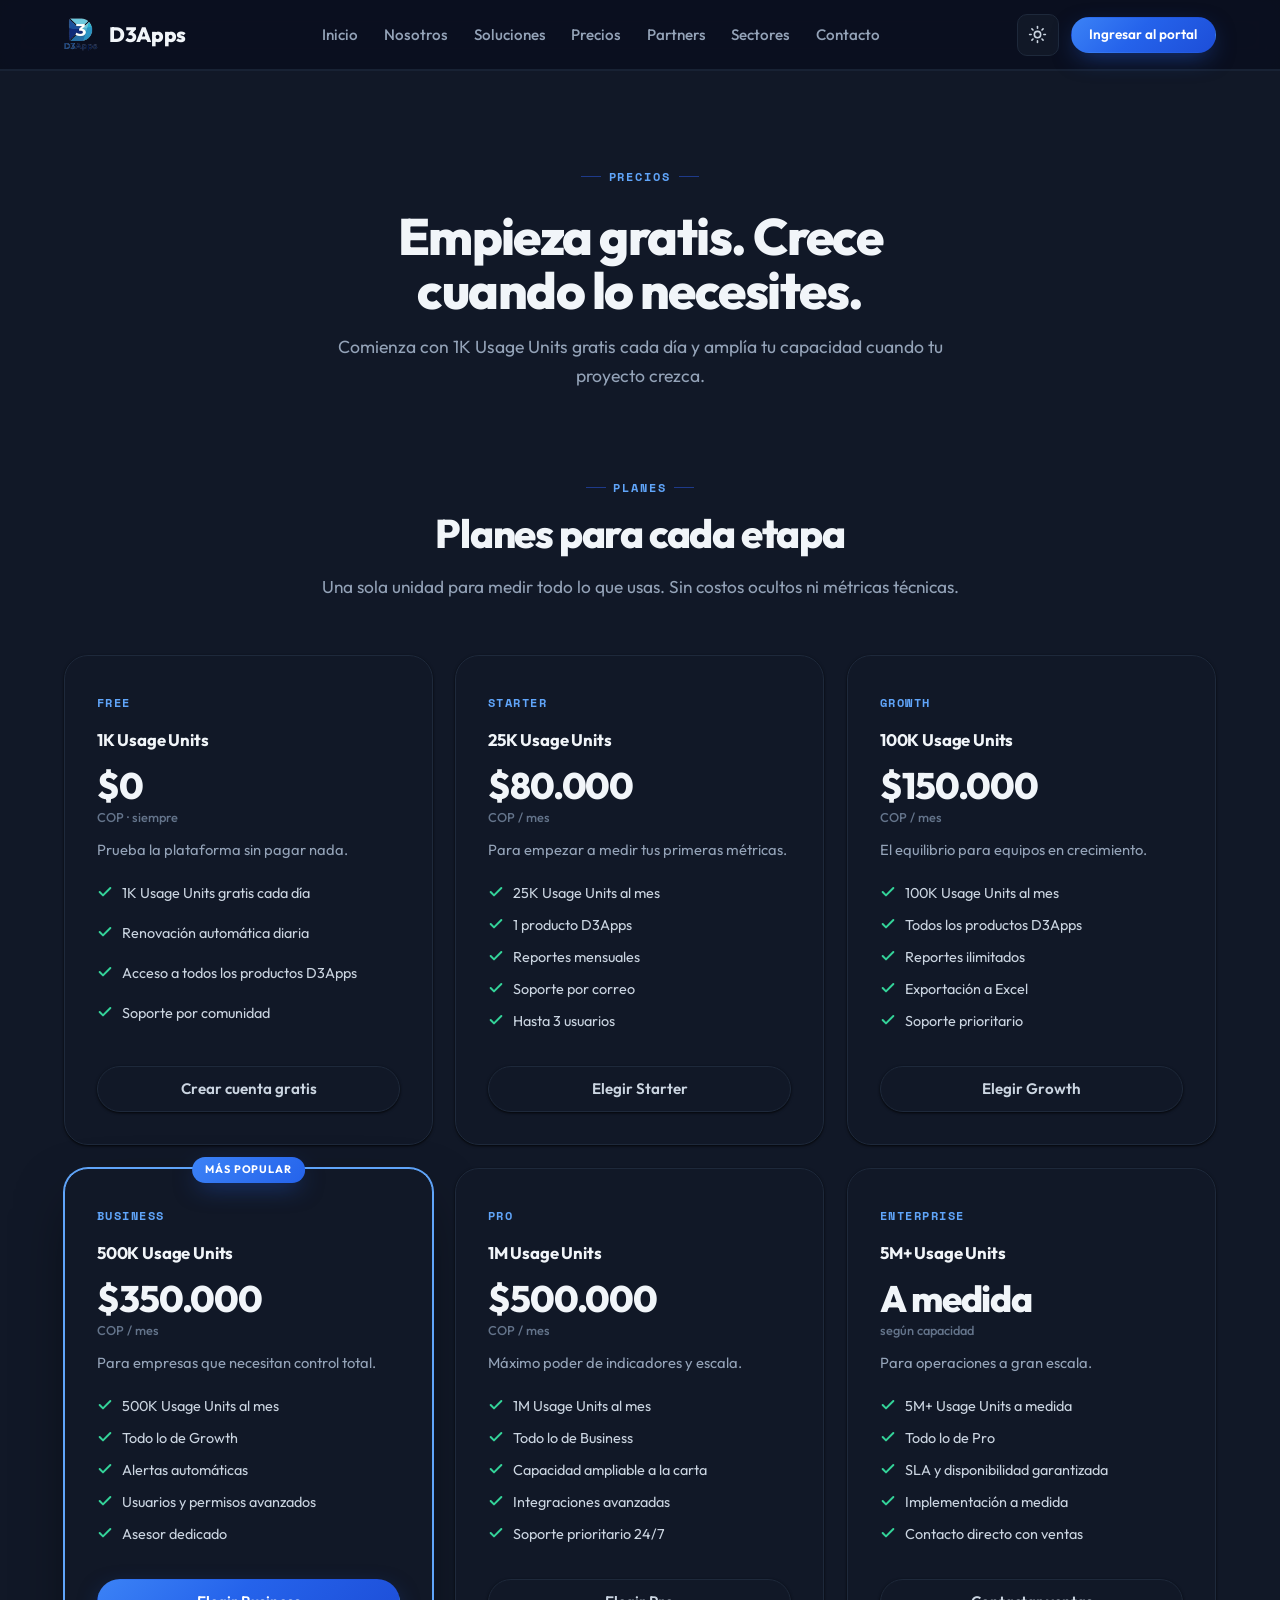
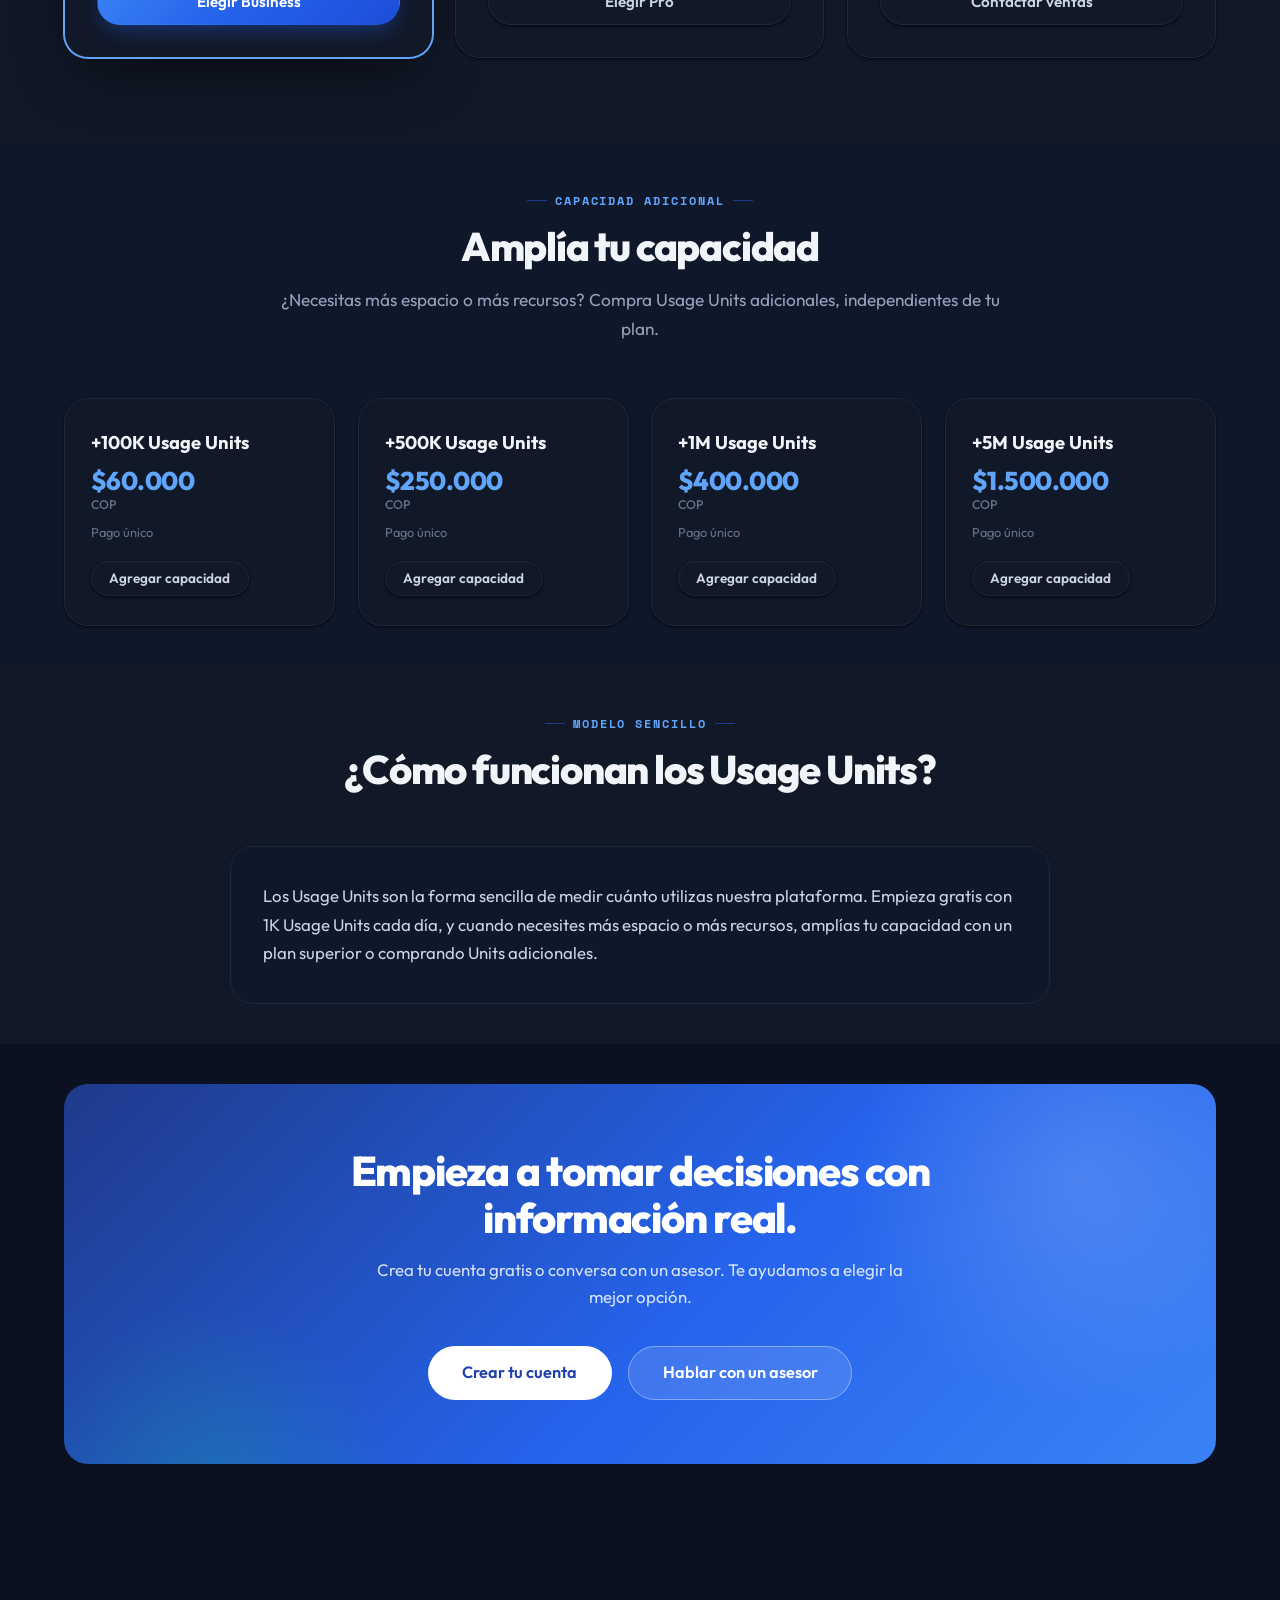
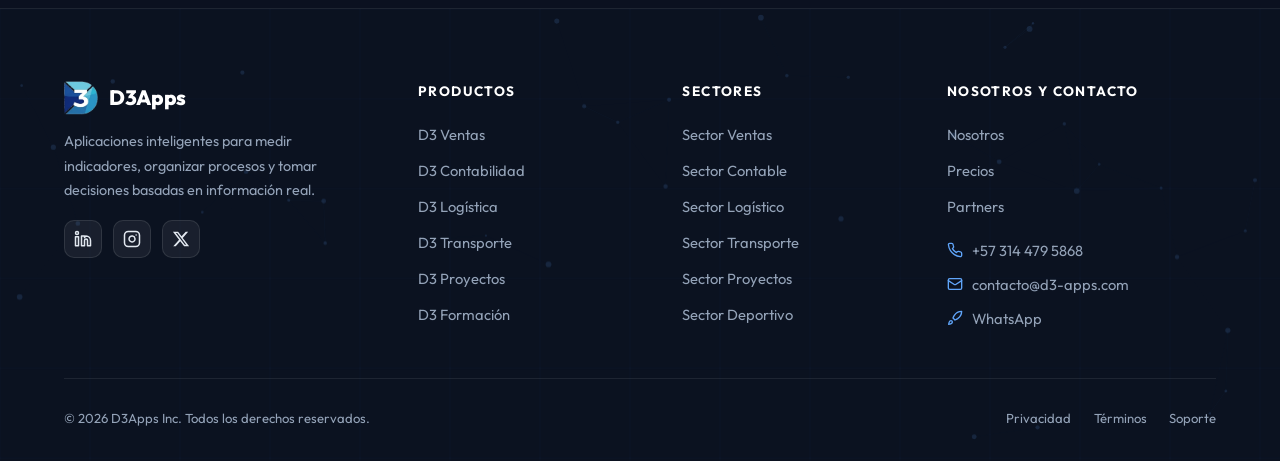
<file: html/pricing.html>
<!DOCTYPE html>
<html lang="es">

<head>
  <meta charset="UTF-8">
  <meta name="viewport" content="width=device-width, initial-scale=1.0">
  <script src="theme.js"></script>
  <title>Precios — D3Apps: planes y capacidad por Usage Units</title>
  <meta name="description"
    content="Empieza gratis con 1K Usage Units cada día y crece cuando lo necesites. Planes FREE, Starter, Growth, Business, Pro y Enterprise para tu plataforma D3Apps.">
  <link rel="stylesheet" href="styles.css">
  <link rel="icon" type="image/png" href="icons/dark_264x264.png">
</head>

<body id="pricing">

  <!-- ======================= HEADER ======================= -->
  <header id="site-header"></header>

  <main>

    <!-- ======================= HERO ======================= -->
    <section class="pricing-hero">
      <div class="container">
        <span class="section-label" id="pricing-label">Precios</span>
        <h1 id="pricing-hero-title"></h1>
        <p class="pricing-hero-sub" id="pricing-hero-sub"></p>
      </div>
    </section>

    <!-- ======================= PLANES ======================= -->
    <section class="pricing-section">
      <div class="container">
        <div class="section-header reveal">
          <span class="section-label">Planes</span>
          <h2 class="section-title" id="plans-title"></h2>
          <p class="section-desc" id="plans-sub"></p>
        </div>
        <div class="pricing-grid" id="plans-grid"></div>
      </div>
    </section>

    <!-- ======================= ADD-ONS ======================= -->
    <section class="addons-section">
      <div class="container">
        <div class="section-header reveal">
          <span class="section-label" id="addons-label"></span>
          <h2 class="section-title" id="addons-title"></h2>
          <p class="section-desc" id="addons-sub"></p>
        </div>
        <div class="addon-grid" id="addons-grid"></div>
      </div>
    </section>

    <!-- ======================= CÓMO FUNCIONA ======================= -->
    <section class="howitworks-section">
      <div class="container">
        <div class="section-header reveal">
          <span class="section-label" id="how-label"></span>
          <h2 class="section-title" id="how-title"></h2>
        </div>
        <div class="how-box reveal">
          <p id="how-body"></p>
        </div>
      </div>
    </section>

    <!-- ======================= CTA ======================= -->
    <section style="padding-bottom: 4rem">
      <div class="container">
        <div class="cta-band reveal">
          <h2 id="cta-title"></h2>
          <p id="cta-sub"></p>
          <div class="cta-actions">
            <a href="crear-cuenta.html" class="btn btn-white btn-lg">Crear tu cuenta</a>
            <a href="https://wa.me/573144795868" target="_blank" rel="noopener"
              class="btn btn-ghost btn-lg">Hablar con un asesor</a>
          </div>
        </div>
      </div>
    </section>

  </main>

  <!-- ======================= FOOTER ======================= -->
  <div id="site-footer"></div>

  <script src="site.js"></script>
  <script src="pricing-data.js"></script>
  <script src="pricing.js"></script>
</body>

</html>
</file>
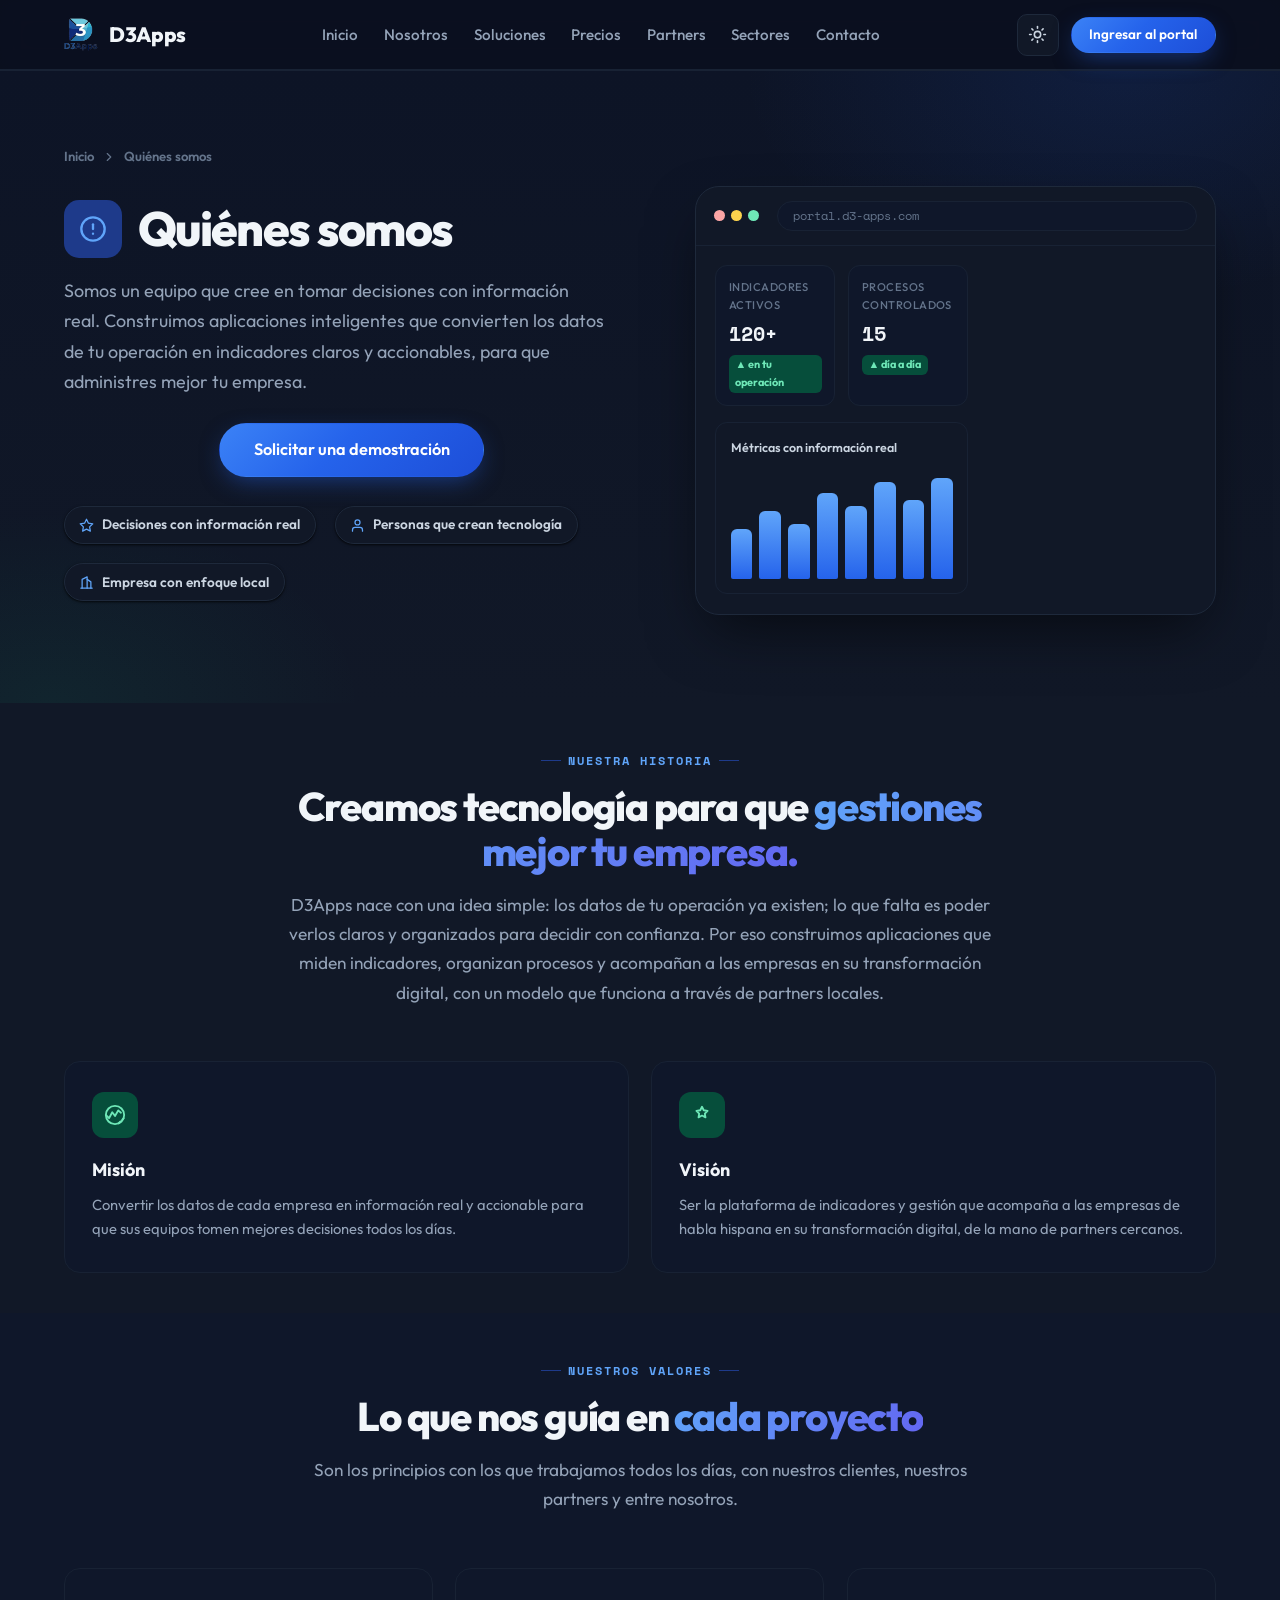
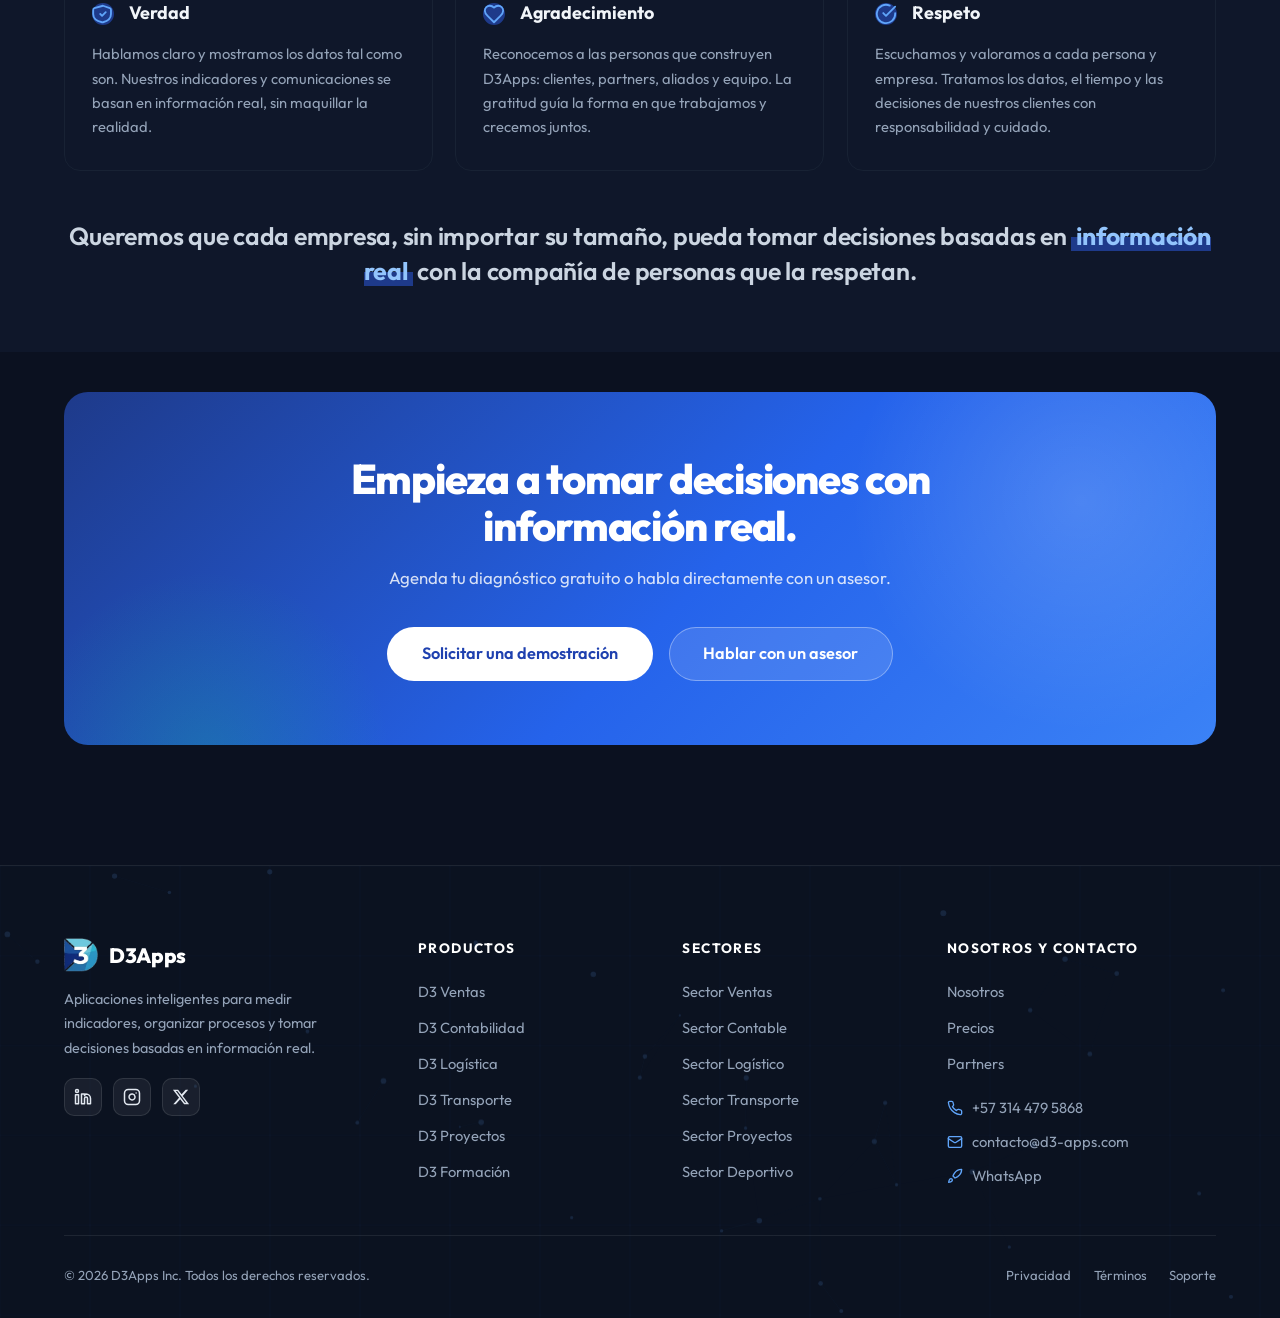
<file: html/quienes-somos.html>
<!DOCTYPE html>
<html lang="es">

<head>
  <meta charset="UTF-8">
  <meta name="viewport" content="width=device-width, initial-scale=1.0">
  <script src="theme.js"></script>
  <title>Quiénes somos — Nuestros valores | D3Apps</title>
  <meta name="description"
    content="Conoce a D3Apps: quiénes somos, nuestra misión y los valores que guían cómo trabajamos: verdad, agradecimiento y respeto.">
  <link rel="stylesheet" href="styles.css">
  <link rel="icon" type="image/png" href="icons/dark_264x264.png">
</head>

<body>

  <!-- ======================= HEADER ======================= -->
  <header id="site-header"></header>

  <main>

    <!-- ======================= PRODUCT HERO ======================= -->
    <section class="product-hero" id="nosotros">
      <div class="container">
        <nav class="breadcrumb reveal">
          <a href="index.html">Inicio</a>
          <svg viewBox="0 0 24 24" fill="none" stroke="currentColor" stroke-width="2" stroke-linecap="round" stroke-linejoin="round"><polyline points="9 18 15 12 9 6"/></svg>
          <span>Quiénes somos</span>
        </nav>

        <div class="product-hero-grid">
          <div class="product-hero-copy">
            <div class="product-title-row reveal reveal-delay-1">
              <span class="badge" style="background:var(--primary-soft);color:var(--primary)">
                <svg viewBox="0 0 24 24" fill="none" stroke="currentColor" stroke-width="2" stroke-linecap="round" stroke-linejoin="round"><circle cx="12" cy="12" r="10"/><path d="M12 8v4"/><path d="M12 16h.01"/></svg>
              </span>
              <h1>Quiénes somos</h1>
            </div>
            <p class="lead reveal reveal-delay-2">
              Somos un equipo que cree en tomar decisiones con información real. Construimos aplicaciones
              inteligentes que convierten los datos de tu operación en indicadores claros y accionables,
              para que administres mejor tu empresa.
            </p>
            <div class="hero-actions reveal reveal-delay-3">
              <a href="index.html#contacto" class="btn btn-primary btn-lg">Solicitar una demostración</a>
            </div>
            <div class="product-meta reveal reveal-delay-4">
              <span class="meta-item">
                <svg viewBox="0 0 24 24" fill="none" stroke="currentColor" stroke-width="2" stroke-linecap="round" stroke-linejoin="round"><polygon points="12 2 15.09 8.26 22 9.27 17 14.14 18.18 21.02 12 17.77 5.82 21.02 7 14.14 2 9.27 8.91 8.26 12 2"/></svg>
                Decisiones con información real
              </span>
              <span class="meta-item">
                <svg viewBox="0 0 24 24" fill="none" stroke="currentColor" stroke-width="2" stroke-linecap="round" stroke-linejoin="round"><path d="M20 21v-2a4 4 0 0 0-4-4H8a4 4 0 0 0-4 4v2"/><circle cx="12" cy="7" r="4"/></svg>
                Personas que crean tecnología
              </span>
              <span class="meta-item">
                <svg viewBox="0 0 24 24" fill="none" stroke="currentColor" stroke-width="2" stroke-linecap="round" stroke-linejoin="round"><path d="M3 21h18"/><path d="M5 21V7l8-4v18"/><path d="M19 21V11l-6-4"/></svg>
                Empresa con enfoque local
              </span>
            </div>
          </div>

          <div class="hero-visual reveal reveal-delay-2">
            <div class="glow"></div>
            <div class="dashboard">
              <div class="dashboard-bar">
                <span class="dot"></span><span class="dot"></span><span class="dot"></span>
                <span class="url">portal.d3-apps.com</span>
              </div>
              <div class="dashboard-body">
                <div class="dashboard-main">
                  <div class="kpis">
                    <div class="kpi">
                      <div class="kpi-label">Indicadores activos</div>
                      <div class="kpi-value">120+</div>
                      <span class="kpi-trend up">▲ en tu operación</span>
                    </div>
                    <div class="kpi">
                      <div class="kpi-label">Procesos controlados</div>
                      <div class="kpi-value">15</div>
                      <span class="kpi-trend up">▲ día a día</span>
                    </div>
                  </div>
                  <div class="chart-card">
                    <div class="chart-title"><span>Métricas con información real</span></div>
                    <div class="bars">
                      <div class="bar" style="height:45%"></div>
                      <div class="bar" style="height:62%"></div>
                      <div class="bar" style="height:50%"></div>
                      <div class="bar" style="height:78%"></div>
                      <div class="bar" style="height:66%"></div>
                      <div class="bar" style="height:88%"></div>
                      <div class="bar" style="height:72%"></div>
                      <div class="bar" style="height:92%"></div>
                    </div>
                  </div>
                </div>
              </div>
            </div>
          </div>
        </div>
      </div>
    </section>

    <!-- ======================= HISTORIA / MISIÓN ======================= -->
    <section class="about-section">
      <div class="container">
        <div class="section-header reveal">
          <span class="section-label">Nuestra historia</span>
          <h2 class="section-title">Creamos tecnología para que <span class="accent">gestiones mejor tu empresa.</span></h2>
          <p class="section-desc">
            D3Apps nace con una idea simple: los datos de tu operación ya existen; lo que falta es poder verlos
            claros y organizados para decidir con confianza. Por eso construimos aplicaciones que miden indicadores,
            organizan procesos y acompañan a las empresas en su transformación digital, con un modelo que funciona
            a través de partners locales.
          </p>
        </div>

        <div class="mv-grid">
          <div class="mv-card reveal">
            <div class="a-icon">
              <svg viewBox="0 0 24 24" fill="none" stroke="currentColor" stroke-width="2" stroke-linecap="round" stroke-linejoin="round"><circle cx="12" cy="12" r="10"/><path d="m2 12 3.5 3.5L9 9l3 4 3.5-6 3 2.5"/><path d="m16 21 2-2"/><path d="m20 17 1.5-1.5"/></svg>
            </div>
            <h3>Misión</h3>
            <p>Convertir los datos de cada empresa en información real y accionable para que sus equipos tomen mejores decisiones todos los días.</p>
          </div>
          <div class="mv-card reveal reveal-delay-1">
            <div class="a-icon">
              <svg viewBox="0 0 24 24" fill="none" stroke="currentColor" stroke-width="2" stroke-linecap="round" stroke-linejoin="round"><path d="M12 3l1.9 3.8 4.2.6-3 3 0.7 4.2-3.8-2-3.8 2 .7-4.2-3-3 4.2-.6z"/></svg>
            </div>
            <h3>Visión</h3>
            <p>Ser la plataforma de indicadores y gestión que acompaña a las empresas de habla hispana en su transformación digital, de la mano de partners cercanos.</p>
          </div>
        </div>
      </div>
    </section>

    <!-- ======================= VALORES ======================= -->
    <section class="benefits-section">
      <div class="container">
        <div class="section-header reveal">
          <span class="section-label">Nuestros valores</span>
          <h2 class="section-title">Lo que nos guía en <span class="accent">cada proyecto</span></h2>
          <p class="section-desc">Son los principios con los que trabajamos todos los días, con nuestros clientes, nuestros partners y entre nosotros.</p>
        </div>

        <div class="about-cards">
          <div class="about-card reveal reveal-delay-1">
            <div class="a-icon">
              <svg viewBox="0 0 24 24" fill="none" stroke="currentColor" stroke-width="2" stroke-linecap="round" stroke-linejoin="round"><path d="M9 12l2 2 4-4"/><path d="M12 3l7.4 2.6a2 2 0 0 1 1.3 1.9V12c0 4.4-3.1 7.6-8.7 9a2 2 0 0 1-1.1 0C4.4 19.6 1.3 16.4 1.3 12V7.5a2 2 0 0 1 1.3-1.9z"/></svg>
            </div>
            <h3>Verdad</h3>
            <p>Hablamos claro y mostramos los datos tal como son. Nuestros indicadores y comunicaciones se basan en información real, sin maquillar la realidad.</p>
          </div>
          <div class="about-card reveal reveal-delay-2">
            <div class="a-icon">
              <svg viewBox="0 0 24 24" fill="none" stroke="currentColor" stroke-width="2" stroke-linecap="round" stroke-linejoin="round"><path d="M19 14c1.49-1.46 3-3.21 3-5.5A5.5 5.5 0 0 0 16.5 3c-1.76 0-3 .5-4.5 2-1.5-1.5-2.74-2-4.5-2A5.5 5.5 0 0 0 2 8.5c0 2.3 1.5 4.05 3 5.5l7 7z"/></svg>
            </div>
            <h3>Agradecimiento</h3>
            <p>Reconocemos a las personas que construyen D3Apps: clientes, partners, aliados y equipo. La gratitud guía la forma en que trabajamos y crecemos juntos.</p>
          </div>
          <div class="about-card reveal reveal-delay-3">
            <div class="a-icon">
              <svg viewBox="0 0 24 24" fill="none" stroke="currentColor" stroke-width="2" stroke-linecap="round" stroke-linejoin="round"><path d="M22 11.08V12a10 10 0 1 1-5.93-9.14"/><polyline points="22 4 12 14.01 9 11.01"/></svg>
            </div>
            <h3>Respeto</h3>
            <p>Escuchamos y valoramos a cada persona y empresa. Tratamos los datos, el tiempo y las decisiones de nuestros clientes con responsabilidad y cuidado.</p>
          </div>
        </div>

        <div class="about-quote reveal">
          <blockquote>
            Queremos que cada empresa, sin importar su tamaño, pueda tomar decisiones basadas en
            <mark>información real</mark> con la compañía de personas que la respetan.
          </blockquote>
        </div>
      </div>
    </section>

    <!-- ======================= CTA ======================= -->
    <section class="cta-section">
      <div class="container">
        <div class="cta-band reveal">
          <h2>Empieza a tomar decisiones con información real.</h2>
          <p>Agenda tu diagnóstico gratuito o habla directamente con un asesor.</p>
          <div class="cta-actions">
            <a href="index.html#contacto" class="btn btn-white btn-lg">Solicitar una demostración</a>
            <a href="https://wa.me/573144795868" target="_blank" rel="noopener" class="btn btn-ghost btn-lg">Hablar con un asesor</a>
          </div>
        </div>
      </div>
    </section>

  </main>

  <!-- ======================= FOOTER ======================= -->
  <div id="site-footer"></div>

  <script src="site.js"></script>
</body>

</html>
</file>
<file: styles.css>
@import url('https://fonts.googleapis.com/css2?family=Outfit:wght@300;400;500;600;700;800&family=Space+Mono:ital,wght@0,400;0,700;1,400;1,700&display=swap');

/* Reset and Core Styles */
*,
*::before,
*::after {
  box-sizing: border-box;
  margin: 0;
  padding: 0;
}

:root {
  --bg-dark-base: #0a0a0f;
  --bg-dark-card: #0f0f1a;
  --bg-dark-card-hover: #141427;
  --accent-blue: #4f6ef7;
  --accent-blue-gradient: linear-gradient(135deg, #4f6ef7 0%, #1e3bb3 100%);
  --accent-blue-glow: rgba(79, 110, 247, 0.4);
  --border-color: rgba(79, 110, 247, 0.15);
  --border-color-hover: rgba(79, 110, 247, 0.4);

  --text-primary: #f8fafc;
  --text-secondary: #94a3b8;
  --text-muted: #64748b;

  --font-sans: 'Outfit', sans-serif;
  --font-mono: 'Space Mono', monospace;

  --transition-fast: 0.2s cubic-bezier(0.4, 0, 0.2, 1);
  --transition-normal: 0.35s cubic-bezier(0.4, 0, 0.2, 1);
  --transition-slow: 0.6s cubic-bezier(0.4, 0, 0.2, 1);
}

body {
  background-color: var(--bg-dark-base);
  color: var(--text-primary);
  font-family: var(--font-sans);
  line-height: 1.5;
  overflow-x: hidden;
  position: relative;
}

/* Custom Scrollbar */
::-webkit-scrollbar {
  width: 8px;
}

::-webkit-scrollbar-track {
  background: var(--bg-dark-base);
}

::-webkit-scrollbar-thumb {
  background: rgba(79, 110, 247, 0.2);
  border-radius: 4px;
}

::-webkit-scrollbar-thumb:hover {
  background: var(--accent-blue);
}

/* Canvas Background */
#background-canvas {
  position: fixed;
  top: 0;
  left: 0;
  width: 100%;
  height: 100%;
  z-index: -1;
  pointer-events: all;
  background-color: var(--bg-dark-base);
}

/* Main Container Layout */
main {
  max-width: 1200px;
  margin: 0 auto;
  padding: 0 1.5rem;
  position: relative;
  z-index: 1;
}

/* Header & Navigation */
header {
  position: sticky;
  top: 0;
  width: 100%;
  background: rgba(10, 10, 15, 0.7);
  backdrop-filter: blur(12px);
  -webkit-backdrop-filter: blur(12px);
  border-bottom: 1px solid var(--border-color);
  z-index: 100;
}

.nav-container {
  max-width: 1200px;
  margin: 0 auto;
  padding: 1rem 1.5rem;
  display: flex;
  justify-content: space-between;
  align-items: center;
}

.brand {
  display: flex;
  align-items: center;
  gap: 0.75rem;
  text-decoration: none;
  color: var(--text-primary);
  font-weight: 700;
  font-size: 1.25rem;
  letter-spacing: -0.02em;
}

.brand-icon {
  width: 32px;
  height: 32px;
  object-fit: contain;
}

.nav-links {
  display: flex;
  gap: 2rem;
  list-style: none;
}

.nav-links a {
  color: var(--text-secondary);
  text-decoration: none;
  font-weight: 500;
  transition: var(--transition-fast);
}

.nav-links a:hover {
  color: var(--accent-blue);
}

.nav-btn {
  background: rgba(79, 110, 247, 0.1);
  border: 1px solid var(--border-color);
  color: var(--text-primary);
  padding: 0.5rem 1.25rem;
  border-radius: 9999px;
  font-weight: 600;
  cursor: pointer;
  transition: var(--transition-fast);
  text-decoration: none;
  font-size: 0.875rem;
}

.nav-btn:hover {
  background: var(--accent-blue);
  box-shadow: 0 0 15px var(--accent-blue-glow);
  border-color: var(--accent-blue);
}

/* Hero Section */
.hero {
  /*min-height: calc(100vh - 72px);*/
  display: flex;
  flex-direction: column;
  justify-content: center;
  align-items: center;
  text-align: center;
  padding: 4rem 1rem;
  position: relative;
}

.hero-logo-container {
  margin-bottom: 2.5rem;
  position: relative;
  z-index: 2;
}

.hero-logo {
  width: 120px;
  height: 120px;
  object-fit: contain;
  filter: drop-shadow(0 0 25px rgba(79, 110, 247, 0.35));
  animation: logo-glow 6s ease-in-out infinite alternate;
}

/* =========================================================
   Full-Width Video Banner (Option B)
   ========================================================= */
.video-banner {
  /*width: 100vw;*/
  position: relative;
  /*left: 50%;
  right: 50%;*/
  right: 0;
  /*margin-left: -50vw;
  margin-right: -50vw;*/
  /* Override generic section rules */
  border-top: none !important;
  padding: 0 !important;
  overflow: hidden;
  background: #000;
  line-height: 0;
  /* removes phantom bottom gap */
}

.video-banner-inner {
  position: relative;
  width: 100%;
  line-height: 0;
}

.video-banner-player {
  display: block;
  width: 100%;
  height: auto;
  max-height: 80vh;
  object-fit: cover;
}

/* Fade gradients to blend with the dark page */
.video-banner-fade {
  position: absolute;
  left: 0;
  width: 100%;
  height: 120px;
  pointer-events: none;
  z-index: 2;
}

.video-banner-fade--top {
  top: 0;
  background: linear-gradient(to bottom, var(--bg-dark-base) 0%, transparent 100%);
}

.video-banner-fade--bottom {
  bottom: 0;
  background: linear-gradient(to top, var(--bg-dark-base) 0%, transparent 100%);
}

@keyframes logo-glow {
  0% {
    filter: drop-shadow(0 0 20px rgba(79, 110, 247, 0.25));
  }

  100% {
    filter: drop-shadow(0 0 40px rgba(79, 110, 247, 0.5));
    transform: translateY(-2px);
  }
}

.hero-headline {
  font-size: 3.5rem;
  font-weight: 800;
  line-height: 1.15;
  letter-spacing: -0.03em;
  max-width: 800px;
  margin-bottom: 1.5rem;
  background: linear-gradient(180deg, #ffffff 50%, #94a3b8 100%);
  -webkit-background-clip: text;
  -webkit-text-fill-color: transparent;
  display: inline-block;
}

/* Word-by-word animation wrapper */
.headline-word {
  display: inline-block;
  opacity: 0;
  transform: translateY(12px) translateZ(0);
  transition: opacity 0.6s cubic-bezier(0.2, 0.8, 0.2, 1), transform 0.6s cubic-bezier(0.2, 0.8, 0.2, 1);
  margin-right: 0.25em;
}

.headline-word.visible {
  opacity: 1;
  transform: translateY(0) translateZ(0);
}

.hero-tagline {
  font-size: 1.25rem;
  color: var(--text-secondary);
  max-width: 600px;
  margin-bottom: 3rem;
  font-weight: 400;
}

.hero-actions {
  display: flex;
  gap: 1rem;
}

.btn-primary {
  background: var(--accent-blue-gradient);
  color: var(--text-primary);
  border: none;
  padding: 0.875rem 2rem;
  border-radius: 8px;
  font-size: 1rem;
  font-weight: 600;
  cursor: pointer;
  transition: var(--transition-fast);
  text-decoration: none;
  box-shadow: 0 4px 20px rgba(79, 110, 247, 0.3);
}

.btn-primary:hover {
  transform: translateY(-2px);
  box-shadow: 0 6px 25px rgba(79, 110, 247, 0.5);
}

.btn-secondary {
  background: rgba(15, 15, 26, 0.8);
  border: 1px solid var(--border-color);
  color: var(--text-primary);
  padding: 0.875rem 2rem;
  border-radius: 8px;
  font-size: 1rem;
  font-weight: 600;
  cursor: pointer;
  transition: var(--transition-fast);
  text-decoration: none;
  backdrop-filter: blur(8px);
}

.btn-secondary:hover {
  border-color: var(--border-color-hover);
  background: rgba(15, 15, 26, 0.95);
  transform: translateY(-2px);
}

/* Sections Structure */
section {
  padding: 6rem 0;
  border-top: 1px solid rgba(79, 110, 247, 0.08);
}

.section-header {
  margin-bottom: 3.5rem;
  text-align: left;
}

.section-label {
  font-family: var(--font-mono);
  font-size: 0.875rem;
  color: var(--accent-blue);
  text-transform: uppercase;
  letter-spacing: 0.15em;
  margin-bottom: 0.75rem;
  display: block;
}

.section-title {
  font-size: 2.25rem;
  font-weight: 700;
  letter-spacing: -0.02em;
}

/* Portal Section / Login/Registro Modal Card */
.portal-layout {
  display: flex;
  justify-content: center;
  align-items: center;
  padding: 2rem 0;
}

.portal-card {
  background-color: var(--bg-dark-card);
  border: 1px solid var(--border-color);
  border-radius: 16px;
  width: 100%;
  max-width: 420px;
  padding: 2.25rem;
  box-shadow: 0 10px 40px rgba(0, 0, 0, 0.5), 0 0 30px rgba(79, 110, 247, 0.05);
  position: relative;
  overflow: hidden;
  transition: border-color var(--transition-normal), box-shadow var(--transition-normal);
}

.portal-card::before {
  content: '';
  position: absolute;
  top: 0;
  left: 0;
  width: 100%;
  height: 3px;
  background: var(--accent-blue-gradient);
}

.portal-card:hover {
  border-color: rgba(79, 110, 247, 0.25);
  box-shadow: 0 10px 40px rgba(0, 0, 0, 0.5), 0 0 40px rgba(79, 110, 247, 0.1);
}

.portal-tabs {
  display: flex;
  border-bottom: 1px solid rgba(255, 255, 255, 0.08);
  margin-bottom: 2rem;
  gap: 1.5rem;
}

.tab-btn {
  background: none;
  border: none;
  color: var(--text-muted);
  font-family: var(--font-sans);
  font-size: 1.05rem;
  font-weight: 600;
  padding: 0.75rem 0.25rem;
  cursor: pointer;
  position: relative;
  transition: var(--transition-fast);
}

.tab-btn:hover {
  color: var(--text-primary);
}

.tab-btn.active {
  color: var(--accent-blue);
}

.tab-btn.active::after {
  content: '';
  position: absolute;
  bottom: -1px;
  left: 0;
  width: 100%;
  height: 2px;
  background-color: var(--accent-blue);
  box-shadow: 0 0 8px var(--accent-blue);
}

.portal-form {
  display: flex;
  flex-direction: column;
  gap: 1.25rem;
}

.form-group {
  display: flex;
  flex-direction: column;
  gap: 0.5rem;
}

.form-group.hidden {
  display: none;
}

.form-label {
  font-size: 0.875rem;
  font-weight: 500;
  color: var(--text-secondary);
}

.input-wrapper {
  position: relative;
}

.input-field {
  width: 100%;
  background-color: rgba(10, 10, 15, 0.8);
  border: 1px solid var(--border-color);
  color: var(--text-primary);
  font-family: var(--font-sans);
  font-size: 0.95rem;
  padding: 0.75rem 1rem;
  border-radius: 8px;
  outline: none;
  transition: var(--transition-fast);
}

.input-field::placeholder {
  color: var(--text-muted);
}

.input-field:focus {
  border-color: var(--accent-blue);
  box-shadow: 0 0 12px rgba(79, 110, 247, 0.25);
  background-color: rgba(10, 10, 15, 0.95);
}

.form-options {
  display: flex;
  justify-content: space-between;
  align-items: center;
  font-size: 0.825rem;
}

.remember-me {
  display: flex;
  align-items: center;
  gap: 0.5rem;
  color: var(--text-secondary);
  cursor: pointer;
}

.remember-me input {
  accent-color: var(--accent-blue);
}

.forgot-password {
  color: var(--accent-blue);
  text-decoration: none;
  font-weight: 500;
  transition: var(--transition-fast);
}

.forgot-password:hover {
  text-decoration: underline;
}

.btn-form-submit {
  background: var(--accent-blue-gradient);
  color: var(--text-primary);
  border: none;
  padding: 0.875rem;
  border-radius: 8px;
  font-family: var(--font-sans);
  font-size: 0.95rem;
  font-weight: 600;
  cursor: pointer;
  transition: var(--transition-fast);
  margin-top: 0.5rem;
  box-shadow: 0 4px 15px rgba(79, 110, 247, 0.2);
}

.btn-form-submit:hover {
  box-shadow: 0 4px 20px rgba(79, 110, 247, 0.35);
  filter: brightness(1.1);
}

.form-footer {
  text-align: center;
  font-size: 0.875rem;
  color: var(--text-secondary);
  margin-top: 1.5rem;
}

.form-footer-link {
  color: var(--accent-blue);
  text-decoration: none;
  font-weight: 600;
  cursor: pointer;
}

.form-footer-link:hover {
  text-decoration: underline;
}

/* ── Google Auth Divider ───────────────────────────────────── */
.auth-divider {
  display: flex;
  align-items: center;
  gap: 0.75rem;
  margin: 1.5rem 0 1rem;
}

.auth-divider-line {
  flex: 1;
  height: 1px;
  background: rgba(255, 255, 255, 0.08);
}

.auth-divider-text {
  font-size: 0.78rem;
  font-weight: 500;
  color: var(--text-muted);
  text-transform: uppercase;
  letter-spacing: 0.08em;
  white-space: nowrap;
}

/* ── Google Sign-in Button ─────────────────────────────────── */
.btn-google {
  display: flex;
  align-items: center;
  justify-content: center;
  gap: 0.75rem;
  width: 100%;
  padding: 0.75rem 1rem;
  border-radius: 8px;
  border: 1px solid rgba(255, 255, 255, 0.12);
  background: rgba(255, 255, 255, 0.05);
  color: var(--text-primary);
  font-family: var(--font-sans);
  font-size: 0.95rem;
  font-weight: 600;
  cursor: pointer;
  transition: background var(--transition-fast), border-color var(--transition-fast),
    box-shadow var(--transition-fast), transform var(--transition-fast);
  letter-spacing: 0.01em;
  position: relative;
  overflow: hidden;
}

.btn-google:hover {
  background: rgba(255, 255, 255, 0.1);
  border-color: rgba(255, 255, 255, 0.22);
  box-shadow: 0 4px 20px rgba(0, 0, 0, 0.35);
  transform: translateY(-1px);
}

.btn-google:active {
  transform: translateY(0);
  box-shadow: none;
}

/* Ripple effect on click */
.btn-google::after {
  content: '';
  position: absolute;
  inset: 0;
  background: radial-gradient(circle at center, rgba(255, 255, 255, 0.12) 0%, transparent 70%);
  opacity: 0;
  transition: opacity 0.3s ease;
}

.btn-google:active::after {
  opacity: 1;
}

.google-icon {
  width: 20px;
  height: 20px;
  flex-shrink: 0;
}

/* Loading state (can be toggled via JS) */
.btn-google.loading {
  pointer-events: none;
  opacity: 0.7;
}

.btn-google.loading span {
  visibility: hidden;
}

.btn-google.loading::before {
  content: 'Conectando…';
  position: absolute;
  color: var(--text-primary);
  font-size: 0.95rem;
  font-weight: 600;
}


/* Success notification inside the card */
.form-notification {
  background: rgba(16, 185, 129, 0.1);
  border: 1px solid rgba(16, 185, 129, 0.3);
  color: #34d399;
  padding: 0.75rem 1rem;
  border-radius: 8px;
  font-size: 0.875rem;
  display: none;
  align-items: center;
  gap: 0.5rem;
  margin-bottom: 1rem;
  animation: slide-down 0.3s ease forwards;
}

@keyframes slide-down {
  from {
    opacity: 0;
    transform: translateY(-10px);
  }

  to {
    opacity: 1;
    transform: translateY(0);
  }
}

/* Social Commitment Section ("Tecnología con propósito") */
.social-layout {
  display: grid;
  grid-template-columns: 1.2fr 0.8fr;
  gap: 4rem;
  align-items: start;
}

.social-cards-grid {
  display: flex;
  flex-direction: column;
  gap: 1.25rem;
}

/* Card layout side-by-side inside left container */
.social-cards-row {
  display: grid;
  grid-template-columns: repeat(3, 1fr);
  gap: 1.25rem;
}

.social-card {
  background-color: var(--bg-dark-card);
  border: 1px solid var(--border-color);
  border-radius: 12px;
  padding: 1.75rem;
  transition: transform var(--transition-normal), border-color var(--transition-normal), box-shadow var(--transition-normal);
  display: flex;
  flex-direction: column;
  gap: 1.25rem;
  cursor: default;
}

.social-card:hover {
  transform: translateY(-4px);
  border-color: var(--border-color-hover);
  box-shadow: 0 10px 25px -5px rgba(0, 0, 0, 0.4), 0 0 15px rgba(79, 110, 247, 0.15);
}

.social-icon-wrapper {
  width: 48px;
  height: 48px;
  border-radius: 10px;
  background: rgba(79, 110, 247, 0.1);
  border: 1px solid rgba(79, 110, 247, 0.2);
  display: flex;
  align-items: center;
  justify-content: center;
  color: var(--accent-blue);
  transition: var(--transition-normal);
}

.social-card:hover .social-icon-wrapper {
  background: var(--accent-blue);
  color: var(--text-primary);
  box-shadow: 0 0 15px var(--accent-blue-glow);
}

.social-icon {
  width: 24px;
  height: 24px;
}

.social-card-title {
  font-size: 1.15rem;
  font-weight: 600;
  color: var(--text-primary);
}

.social-card-desc {
  font-size: 0.875rem;
  color: var(--text-secondary);
  line-height: 1.6;
}

/* Metrics Panel */
.metrics-panel {
  background-color: var(--bg-dark-card);
  border: 1px solid var(--border-color);
  border-radius: 16px;
  padding: 2.25rem;
  display: grid;
  grid-template-columns: repeat(2, 1fr);
  gap: 2rem;
  position: relative;
  overflow: hidden;
  box-shadow: 0 10px 30px rgba(0, 0, 0, 0.3);
}

.metrics-panel::before {
  content: '';
  position: absolute;
  top: -50%;
  left: -50%;
  width: 200%;
  height: 200%;
  background: radial-gradient(circle, rgba(79, 110, 247, 0.05) 0%, transparent 60%);
  pointer-events: none;
}

.metric-item {
  display: flex;
  flex-direction: column;
  gap: 0.5rem;
}

.metric-num {
  font-family: var(--font-mono);
  font-size: 2.5rem;
  font-weight: 700;
  color: var(--text-primary);
  letter-spacing: -0.03em;
  display: flex;
  align-items: baseline;
}

.metric-suffix {
  color: var(--accent-blue);
  margin-left: 0.1em;
  font-weight: 600;
}

.metric-label {
  font-size: 0.875rem;
  font-weight: 500;
  color: var(--text-secondary);
  text-transform: uppercase;
  letter-spacing: 0.05em;
  border-left: 2px solid var(--accent-blue);
  padding-left: 0.75rem;
}

/* Footer Section */
footer {
  margin-top: 4rem;
  padding: 3rem 0;
  border-top: 1px solid rgba(79, 110, 247, 0.08);
  font-size: 0.875rem;
  color: var(--text-muted);
}

.footer-layout {
  display: flex;
  justify-content: space-between;
  align-items: center;
  flex-wrap: wrap;
  gap: 1.5rem;
}

.footer-links {
  display: flex;
  gap: 1.5rem;
  list-style: none;
}

.footer-links a {
  color: var(--text-muted);
  text-decoration: none;
  transition: var(--transition-fast);
}

.footer-links a:hover {
  color: var(--accent-blue);
}

/* Responsive Rules */
@media (max-width: 1024px) {
  .social-layout {
    grid-template-columns: 1fr;
    gap: 3rem;
  }
}

@media (max-width: 768px) {
  .hero-headline {
    font-size: 2.5rem;
  }

  .hero-tagline {
    font-size: 1.1rem;
    margin-bottom: 2rem;
  }

  .social-cards-row {
    grid-template-columns: 1fr;
    gap: 1rem;
  }

  .nav-links {
    display: none;
  }

  .metrics-panel {
    grid-template-columns: 1fr;
    gap: 1.5rem;
  }
}
</file>
<file: html/styles.css>
@import url('https://fonts.googleapis.com/css2?family=Outfit:wght@300;400;500;600;700;800&family=Space+Mono:ital,wght@0,400;0,700;1,400;1,700&display=swap');

/* =========================================================================
   D3Apps — Light SaaS Theme
   ========================================================================= */

/* Reset and Core */
*,
*::before,
*::after {
  box-sizing: border-box;
  margin: 0;
  padding: 0;
}

:root {
  --white: #ffffff;
  --bg: #ffffff;
  --bg-soft: #f8fafc;
  --bg-blue: #eff6ff;

  --primary: #2563eb;
  --primary-dark: #1e40af;
  --primary-deep: #1e3a8a;
  --primary-soft: #dbeafe;
  --primary-softer: #eff6ff;

  --green: #10b981;
  --green-dark: #047857;
  --green-soft: #d1fae5;
  --orange: #f97316;
  --orange-dark: #c2410c;
  --orange-soft: #ffedd5;

  --ink: #0f172a;
  --ink-2: #334155;
  --ink-3: #64748b;
  --muted: #94a3b8;

  --line: #e2e8f0;
  --line-soft: #eef2f7;

  --surface: var(--white);
  --header-bg: rgba(255, 255, 255, 0.82);
  --hero-from: #fbfdff;
  --donut-track: #e2e8f0;
  --scroll-thumb: #cbd5e1;

  --footer-bg: #f8fafc;
  --footer-border: var(--line);
  --footer-title: var(--ink);
  --footer-text: var(--ink-3);
  --footer-hover: var(--primary);
  --footer-icon: var(--primary);
  --footer-social-bg: var(--surface);
  --footer-social-border: var(--line);
  --footer-social-icon: var(--ink-2);

  --shadow-sm: 0 1px 2px rgba(15, 23, 42, 0.05), 0 1px 3px rgba(15, 23, 42, 0.08);
  --shadow-md: 0 10px 30px -8px rgba(15, 23, 42, 0.12), 0 4px 10px rgba(15, 23, 42, 0.04);
  --shadow-lg: 0 24px 60px -15px rgba(15, 23, 42, 0.18);
  --shadow-primary: 0 8px 24px -6px rgba(37, 99, 235, 0.45);

  --radius-sm: 10px;
  --radius-md: 16px;
  --radius-lg: 24px;

  --font-sans: 'Outfit', sans-serif;
  --font-mono: 'Space Mono', monospace;

  --transition-fast: 0.2s cubic-bezier(0.4, 0, 0.2, 1);
  --transition-normal: 0.35s cubic-bezier(0.4, 0, 0.2, 1);
  --transition-slow: 0.7s cubic-bezier(0.16, 1, 0.3, 1);

  --container: 1200px;
}

/* =========================================================================
   Dark theme (manual toggle via [data-theme="dark"] on <html>)
   ========================================================================= */
[data-theme="dark"] {
  color-scheme: dark;

  --surface: #111827;
  --bg: #0b1120;
  --bg-soft: #0f172a;
  --bg-blue: #172554;

  --primary: #60a5fa;
  --primary-dark: #93c5fd;
  --primary-soft: #1e3a8a;
  --primary-softer: #172554;

  --green: #34d399;
  --green-dark: #6ee7b7;
  --green-soft: #064e3b;
  --orange: #fb923c;
  --orange-dark: #fdba74;
  --orange-soft: #7c2d12;

  --ink: #f1f5f9;
  --ink-2: #cbd5e1;
  --ink-3: #94a3b8;
  --muted: #64748b;

  --line: #1e293b;
  --line-soft: #182234;

  --header-bg: rgba(11, 17, 32, 0.82);
  --hero-from: #0d1426;
  --donut-track: #26334d;
  --scroll-thumb: #334155;

  --footer-bg: #0b1220;
  --footer-border: rgba(255, 255, 255, 0.08);
  --footer-title: var(--white);
  --footer-text: #94a3b8;
  --footer-hover: #60a5fa;
  --footer-icon: #60a5fa;
  --footer-social-bg: rgba(255, 255, 255, 0.06);
  --footer-social-border: rgba(255, 255, 255, 0.1);
  --footer-social-icon: #e2e8f0;

  --shadow-sm: 0 1px 2px rgba(0, 0, 0, 0.4), 0 1px 3px rgba(0, 0, 0, 0.5);
  --shadow-md: 0 10px 30px -8px rgba(0, 0, 0, 0.55), 0 4px 10px rgba(0, 0, 0, 0.4);
  --shadow-lg: 0 24px 60px -15px rgba(0, 0, 0, 0.6);
  --shadow-primary: 0 8px 24px -6px rgba(37, 99, 235, 0.5);
}

[data-theme="dark"] .hero-badge {
  border-color: #3b82f6;
}
[data-theme="dark"] .option-icon--purple {
  background: #312e81;
  color: #c4b5fd;
}
[data-theme="dark"] .kpi-trend.down {
  background: #7f1d1d;
  color: #fca5a5;
}
[data-theme="dark"] select.input-field {
  background-image: url("data:image/svg+xml,%3Csvg xmlns='http://www.w3.org/2000/svg' width='14' height='14' viewBox='0 0 24 24' fill='none' stroke='%2394a3b8' stroke-width='2.5' stroke-linecap='round' stroke-linejoin='round'%3E%3Cpolyline points='6 9 12 15 18 9'%3E%3C/polyline%3E%3C/svg%3E");
}
[data-theme="dark"] .cta-band .btn-white {
  color: #1e40af;
}

html {
  scroll-behavior: smooth;
}

body {
  background-color: var(--bg);
  color: var(--ink);
  font-family: var(--font-sans);
  line-height: 1.6;
  -webkit-font-smoothing: antialiased;
  overflow-x: hidden;
}

img {
  max-width: 100%;
  display: block;
}

a {
  color: inherit;
  text-decoration: none;
}

ul {
  list-style: none;
}

.container {
  max-width: var(--container);
  margin: 0 auto;
  padding: 0 1.5rem;
}

section {
  padding: 2.5rem 0;
  position: relative;
}

/* Custom Scrollbar */
::-webkit-scrollbar {
  width: 10px;
  height: 10px;
}
::-webkit-scrollbar-track {
  background: var(--bg-soft);
}
::-webkit-scrollbar-thumb {
  background: var(--scroll-thumb);
  border-radius: 6px;
  border: 2px solid var(--bg-soft);
}
::-webkit-scrollbar-thumb:hover {
  background: var(--primary);
}

/* =========================================================================
   Buttons
   ========================================================================= */
.btn {
  display: inline-flex;
  align-items: center;
  justify-content: center;
  gap: 0.55rem;
  font-family: var(--font-sans);
  font-weight: 600;
  font-size: 0.95rem;
  padding: 0.8rem 1.6rem;
  border-radius: 9999px;
  border: 1px solid transparent;
  cursor: pointer;
  transition: var(--transition-normal);
  white-space: nowrap;
  line-height: 1.2;
}

.btn svg {
  width: 18px;
  height: 18px;
  flex-shrink: 0;
}

.btn-primary {
  background: linear-gradient(135deg, #3b82f6 0%, #2563eb 45%, #1d4ed8 100%);
  color: var(--white);
  box-shadow: var(--shadow-primary);
}
.btn-primary:hover {
  transform: translateY(-2px);
  box-shadow: 0 14px 30px -8px rgba(37, 99, 235, 0.55);
  filter: brightness(1.05);
}

.btn-secondary {
  background: var(--surface);
  color: var(--ink-2);
  border-color: var(--line);
  box-shadow: var(--shadow-sm);
}
.btn-secondary:hover {
  border-color: var(--primary);
  color: var(--primary);
  transform: translateY(-2px);
  box-shadow: var(--shadow-md);
}

.btn-green {
  background: linear-gradient(135deg, #34d399 0%, #10b981 100%);
  color: var(--white);
  box-shadow: 0 8px 24px -6px rgba(16, 185, 129, 0.45);
}
.btn-green:hover {
  transform: translateY(-2px);
  filter: brightness(1.05);
}

.btn-orange {
  background: linear-gradient(135deg, #fb923c 0%, #f97316 100%);
  color: var(--white);
  box-shadow: 0 8px 24px -6px rgba(249, 115, 22, 0.45);
}
.btn-orange:hover {
  transform: translateY(-2px);
  filter: brightness(1.05);
}

.btn-lg {
  padding: 1rem 2.1rem;
  font-size: 1.02rem;
}

.btn-sm {
  padding: 0.55rem 1.1rem;
  font-size: 0.85rem;
}

/* Anchor offset for sticky header */
section[id],
[id="contacto"],
[id="soluciones"],
[id="sectores"],
[id="nosotros"],
[id="inicio"] {
  scroll-margin-top: 76px;
}

/* =========================================================================
   Header / Navigation
   ========================================================================= */
header {
  position: sticky;
  top: 0;
  z-index: 100;
  background: var(--header-bg);
  backdrop-filter: blur(14px);
  -webkit-backdrop-filter: blur(14px);
  border-bottom: 1px solid var(--line-soft);
  transition: box-shadow var(--transition-normal);
}
header.scrolled {
  box-shadow: var(--shadow-sm);
}

.nav-container {
  max-width: var(--container);
  margin: 0 auto;
  padding: 0.85rem 1.5rem;
  display: flex;
  align-items: center;
  justify-content: space-between;
  gap: 1.5rem;
}

.brand {
  display: flex;
  align-items: center;
  gap: 0.7rem;
  font-weight: 800;
  font-size: 1.3rem;
  letter-spacing: -0.02em;
  color: var(--ink);
}
.brand-icon {
  width: 34px;
  height: 34px;
  object-fit: contain;
}

.nav-links {
  display: flex;
  align-items: center;
  gap: 1.6rem;
}
.nav-links a {
  color: var(--ink-3);
  font-weight: 500;
  font-size: 0.95rem;
  position: relative;
  padding: 0.25rem 0;
  transition: color var(--transition-fast);
}
.nav-links a::after {
  content: '';
  position: absolute;
  left: 0;
  bottom: 0;
  width: 100%;
  height: 2px;
  background: var(--primary);
  border-radius: 2px;
  transform: scaleX(0);
  transform-origin: left;
  transition: transform var(--transition-normal);
}
.nav-links a:hover {
  color: var(--primary);
}
.nav-links a:hover::after {
  transform: scaleX(1);
}

.nav-actions {
  display: flex;
  align-items: center;
  gap: 0.75rem;
}

.theme-toggle {
  width: 42px;
  height: 42px;
  border-radius: 10px;
  border: 1px solid var(--line);
  background: var(--surface);
  color: var(--ink-2);
  cursor: pointer;
  display: inline-flex;
  align-items: center;
  justify-content: center;
  flex-shrink: 0;
  transition: var(--transition-fast);
}
.theme-toggle:hover {
  border-color: var(--primary);
  color: var(--primary);
}
.theme-toggle svg {
  width: 19px;
  height: 19px;
}
.theme-toggle .icon-sun {
  display: none;
}
.theme-toggle .icon-moon {
  display: block;
}
[data-theme="dark"] .theme-toggle .icon-sun {
  display: block;
}
[data-theme="dark"] .theme-toggle .icon-moon {
  display: none;
}

.nav-toggle {
  display: none;
  flex-direction: column;
  justify-content: center;
  gap: 5px;
  width: 42px;
  height: 42px;
  border: 1px solid var(--line);
  background: var(--surface);
  border-radius: 10px;
  cursor: pointer;
  align-items: center;
}
.nav-toggle span {
  display: block;
  width: 20px;
  height: 2px;
  background: var(--ink);
  border-radius: 2px;
  transition: var(--transition-fast);
}
.nav-toggle.active span:nth-child(1) {
  transform: translateY(7px) rotate(45deg);
}
.nav-toggle.active span:nth-child(2) {
  opacity: 0;
}
.nav-toggle.active span:nth-child(3) {
  transform: translateY(-7px) rotate(-45deg);
}

.mobile-menu {
  display: none;
  position: absolute;
  top: 100%;
  left: 0;
  width: 100%;
  background: var(--surface);
  border-bottom: 1px solid var(--line);
  box-shadow: var(--shadow-md);
  padding: 1rem 1.5rem 1.5rem;
  animation: menu-in 0.3s ease;
}
.mobile-menu.open {
  display: block;
}
.mobile-menu a {
  display: block;
  padding: 0.8rem 0;
  color: var(--ink-2);
  font-weight: 500;
  border-bottom: 1px solid var(--line-soft);
}
.mobile-menu a:last-of-type {
  border-bottom: none;
}
.mobile-menu .btn {
  margin-top: 1rem;
  width: 100%;
}

@keyframes menu-in {
  from {
    opacity: 0;
    transform: translateY(-8px);
  }
  to {
    opacity: 1;
    transform: translateY(0);
  }
}

/* =========================================================================
   Hero
   ========================================================================= */
.hero {
  padding: 5rem 0 6rem;
  overflow: hidden;
  background:
    radial-gradient(700px 420px at 85% -10%, rgba(37, 99, 235, 0.12), transparent 60%),
    radial-gradient(620px 380px at 8% 10%, rgba(16, 185, 129, 0.08), transparent 60%),
    linear-gradient(180deg, var(--hero-from) 0%, var(--surface) 55%, var(--bg-soft) 100%);
}

/* Animated particle & grid background (canvas) inside the hero */
#background-canvas {
  position: absolute;
  inset: 0;
  width: 100%;
  height: 100%;
  z-index: 0;
  pointer-events: none;
}
.hero .container {
  position: relative;
  z-index: 1;
}
.hero-grid {
  display: grid;
  grid-template-columns: 2fr 1fr;
  gap: 3rem;
  align-items: center;
}

.hero-badge {
  display: inline-flex;
  align-items: center;
  gap: 0.5rem;
  background: var(--bg-blue);
  color: var(--primary-dark);
  border: 1px solid #bfdbfe;
  font-size: 0.82rem;
  font-weight: 600;
  padding: 0.42rem 0.9rem;
  border-radius: 9999px;
  margin-bottom: 1.4rem;
}
.hero-badge .dot {
  width: 8px;
  height: 8px;
  border-radius: 50%;
  background: var(--green);
  box-shadow: 0 0 0 4px rgba(16, 185, 129, 0.15);
}

.hero h1 {
  font-size: 3.15rem;
  font-weight: 800;
  line-height: 1.08;
  letter-spacing: -0.035em;
  color: var(--ink);
  margin-bottom: 1.1rem;
}
.hero h1 .accent {
  background: linear-gradient(120deg, var(--primary) 0%, #6366f1 100%);
  -webkit-background-clip: text;
  background-clip: text;
  -webkit-text-fill-color: transparent;
}
.hero .accent-green {
  background: linear-gradient(120deg, #10b981 0%, #0ea5e9 100%);
  -webkit-background-clip: text;
  background-clip: text;
  -webkit-text-fill-color: transparent;
}

.hero-sub {
  color: var(--ink-3);
  font-size: 1.12rem;
  margin-bottom: 1.9rem;
}

.hero-actions {
  display: flex;
  flex-wrap: wrap;
  gap: 0.9rem;
  justify-content: center;
  margin-top: 1rem;
  margin-bottom: 1rem;
}
.hero-actions .btn {
  white-space: nowrap;
}

.hero-trust {
  display: flex;
  align-items: center;
  gap: 0.8rem;
  color: var(--muted);
  font-size: 0.85rem;
}
.hero-trust .avatars {
  display: flex;
}
.hero-trust .avatars span {
  width: 30px;
  height: 30px;
  border-radius: 50%;
  border: 2px solid var(--surface);
  display: flex;
  align-items: center;
  justify-content: center;
  font-size: 0.72rem;
  font-weight: 700;
  color: var(--white);
  margin-left: -8px;
}
.hero-trust .avatars span:first-child {
  margin-left: 0;
}

/* =========================================================================
   Hero entrance animations — word-by-word + scale-in
   ========================================================================= */
.hero-word {
  display: inline-block;
  opacity: 0;
  transform: translateY(20px);
}
.hero-word.word-reveal {
  animation: hero-word-in 0.5s cubic-bezier(0.16, 1, 0.3, 1) forwards;
}
@keyframes hero-word-in {
  to {
    opacity: 1;
    transform: translateY(0);
  }
}
.hero-scale {
  opacity: 0;
  transform: scale(0.92);
}
.hero-scale.scale-in {
  animation: hero-scale-in 0.7s cubic-bezier(0.16, 1, 0.3, 1) forwards;
}
@keyframes hero-scale-in {
  to {
    opacity: 1;
    transform: scale(1);
  }
}
.hero-impact {
  font-size: 1.15rem;
  font-weight: 500;
  color: var(--ink-2);
  margin-top: 0.6rem;
  margin-bottom: 1.5rem;
  opacity: 0;
  transform: translateY(12px);
  display: flex;
  align-items: center;
  flex-wrap: wrap;
  gap: 0.4rem;
}
.hero-impact.word-reveal {
  animation: hero-word-in 0.6s cubic-bezier(0.16, 1, 0.3, 1) forwards;
  animation-delay: 0.8s;
}
.hero-impact-btn {
  vertical-align: middle;
}

/* Hero Questions */
.hero-questions {
  position: relative;
  margin-bottom: 2rem;
  border-radius: var(--radius-md);
  overflow: hidden;
  border: 1px solid var(--line);
  box-shadow: var(--shadow-md);
}
.hero-photo {
  line-height: 0;
}
.hero-photo-img {
  display: block;
  width: 100%;
  height: auto;
}
.hero-question-list {
  position: absolute;
  inset: 0;
  width: 40%;
  display: flex;
  flex-direction: column;
  justify-content: center;
  gap: 0.7rem;
  padding: 1.4rem;
  background: linear-gradient(90deg, rgba(11, 17, 32, 0.82) 0%, rgba(11, 17, 32, 0.45) 62%, rgba(11, 17, 32, 0) 100%);
}
.hero-question {
  display: flex;
  align-items: center;
  gap: 0.9rem;
  background: rgba(255, 255, 255, 0.08);
  border: 1px solid rgba(255, 255, 255, 0.16);
  border-radius: var(--radius-sm);
  padding: 0.8rem 1.1rem;
  box-shadow: var(--shadow-sm);
  font-weight: 600;
  font-size: 0.98rem;
  color: var(--white);
  cursor: pointer;
  transition: var(--transition-normal);
  opacity: 0;
}
.hero-question.q-visible {
  animation: hero-q-cinematic 1.2s cubic-bezier(0.16, 1, 0.3, 1) forwards;
}
@keyframes hero-q-cinematic {
  0% {
    opacity: 0;
    transform: scale(2.2) translateY(20px);
    filter: blur(6px);
  }
  40% {
    opacity: 1;
    filter: blur(0);
  }
  100% {
    opacity: 1;
    transform: scale(1) translateY(0);
    filter: blur(0);
  }
}
.hero-question:hover {
  transform: translateX(6px);
  border-color: #bfdbfe;
  box-shadow: var(--shadow-md);
}
.hero-question .q-icon {
  width: 38px;
  height: 38px;
  border-radius: 10px;
  display: flex;
  align-items: center;
  justify-content: center;
  flex-shrink: 0;
}
.hero-question .q-icon svg {
  width: 20px;
  height: 20px;
}
.q-icon--blue {
  background: var(--primary-soft);
  color: var(--primary);
}
.q-icon--green {
  background: var(--green-soft);
  color: var(--green-dark);
}
.q-icon--orange {
  background: var(--orange-soft);
  color: var(--orange-dark);
}

/* =========================================================================
   Dashboard Mockup
   ========================================================================= */
.hero-visual {
  position: relative;
}
.hero-visual .glow {
  position: absolute;
  inset: -12%;
  background: radial-gradient(60% 60% at 50% 50%, rgba(37, 99, 235, 0.16), transparent 70%);
  filter: blur(10px);
  z-index: 0;
}
.dashboard {
  position: relative;
  z-index: 1;
  background: var(--surface);
  border: 1px solid var(--line);
  border-radius: var(--radius-lg);
  box-shadow: var(--shadow-lg);
  overflow: hidden;
  animation: float 7s ease-in-out infinite;
  transition: transform 0.3s ease, box-shadow 0.3s ease;
}
.dashboard-link {
  display: block;
  text-decoration: none;
  color: inherit;
}
.dashboard-link:hover .dashboard {
  transform: translateY(-4px) scale(1.01);
  box-shadow: 0 20px 50px -12px rgba(37, 99, 235, 0.25);
}

@keyframes float {
  0%,
  100% {
    transform: translateY(0);
  }
  50% {
    transform: translateY(-10px);
  }
}

.dashboard-bar {
  display: flex;
  align-items: center;
  gap: 6px;
  padding: 0.85rem 1.1rem;
  border-bottom: 1px solid var(--line-soft);
}
.dashboard-bar .dot {
  width: 11px;
  height: 11px;
  border-radius: 50%;
}
.dashboard-bar .dot:nth-child(1) {
  background: #fca5a5;
}
.dashboard-bar .dot:nth-child(2) {
  background: #fcd34d;
}
.dashboard-bar .dot:nth-child(3) {
  background: #6ee7b7;
}
.dashboard-bar .url {
  margin-left: 0.8rem;
  flex: 1;
  background: var(--bg-soft);
  border: 1px solid var(--line-soft);
  border-radius: 9999px;
  font-size: 0.72rem;
  color: var(--muted);
  padding: 0.32rem 0.9rem;
  font-family: var(--font-mono);
}

.dashboard-body {
  padding: 1.2rem;
  display: grid;
  grid-template-columns: 1.2fr 1fr;
  gap: 1rem;
}

.kpis {
  display: grid;
  grid-template-columns: repeat(2, 1fr);
  gap: 0.8rem;
  margin-bottom: 1rem;
}
.kpi {
  background: var(--bg-soft);
  border: 1px solid var(--line-soft);
  border-radius: 12px;
  padding: 0.8rem;
}
.kpi-label {
  font-size: 0.7rem;
  color: var(--muted);
  font-weight: 500;
  text-transform: uppercase;
  letter-spacing: 0.04em;
}
.kpi-value {
  font-family: var(--font-mono);
  font-size: 1.25rem;
  font-weight: 700;
  color: var(--ink);
  margin-top: 0.2rem;
}
.kpi-trend {
  display: inline-flex;
  align-items: center;
  gap: 3px;
  font-size: 0.68rem;
  font-weight: 700;
  padding: 0.1rem 0.4rem;
  border-radius: 6px;
  margin-top: 0.3rem;
}
.kpi-trend.up {
  background: var(--green-soft);
  color: var(--green-dark);
}
.kpi-trend.down {
  background: #fee2e2;
  color: #b91c1c;
}

.chart-card {
  background: var(--surface);
  border: 1px solid var(--line-soft);
  border-radius: 12px;
  padding: 0.9rem;
}
.chart-card .chart-title {
  font-size: 0.78rem;
  font-weight: 600;
  color: var(--ink-2);
  margin-bottom: 0.7rem;
  display: flex;
  justify-content: space-between;
  align-items: center;
}
.chart-card .chart-title .legend {
  display: flex;
  gap: 0.6rem;
  font-size: 0.66rem;
  color: var(--muted);
  font-weight: 500;
}
.chart-card .legend span {
  display: inline-flex;
  align-items: center;
  gap: 4px;
}
.chart-card .legend i {
  width: 8px;
  height: 8px;
  border-radius: 2px;
  display: inline-block;
}

.bars {
  display: flex;
  align-items: flex-end;
  gap: 7px;
  height: 110px;
}
.bars .bar {
  flex: 1;
  border-radius: 6px 6px 2px 2px;
  background: linear-gradient(180deg, #60a5fa, #2563eb);
  position: relative;
  transition: transform var(--transition-normal);
}
.bars .bar:hover {
  transform: scaleY(1.04);
}
.bars .bar--alt {
  background: linear-gradient(180deg, #34d399, #059669);
}

.donut-wrap {
  display: flex;
  align-items: center;
  gap: 0.8rem;
}
.donut {
  width: 74px;
  height: 74px;
  border-radius: 50%;
  background: conic-gradient(#2563eb 0% 62%, var(--donut-track) 62% 100%);
  position: relative;
  flex-shrink: 0;
}
.donut::after {
  content: '62%';
  position: absolute;
  inset: 10px;
  background: var(--surface);
  border-radius: 50%;
  display: flex;
  align-items: center;
  justify-content: center;
  font-family: var(--font-mono);
  font-size: 0.78rem;
  font-weight: 700;
  color: var(--primary);
}
.donut-legend {
  font-size: 0.72rem;
  color: var(--ink-3);
  line-height: 1.7;
}
.donut-legend b {
  color: var(--ink);
}

.dashboard-side {
  display: grid;
  gap: 1rem;
  grid-template-rows: auto auto;
}
.activity {
  background: var(--surface);
  border: 1px solid var(--line-soft);
  border-radius: 12px;
  padding: 0.9rem;
}
.activity .a-title {
  font-size: 0.78rem;
  font-weight: 600;
  color: var(--ink-2);
  margin-bottom: 0.7rem;
}
.activity-item {
  display: flex;
  align-items: center;
  gap: 0.6rem;
  padding: 0.4rem 0;
  font-size: 0.76rem;
  color: var(--ink-3);
}
.activity-item .dot {
  width: 8px;
  height: 8px;
  border-radius: 50%;
  flex-shrink: 0;
}
.activity-item .a-check {
  margin-left: auto;
  color: var(--green);
  font-weight: 700;
}

/* =========================================================================
   Dashboard hero video
   ========================================================================= */
.dashboard-video {
  display: block;
  width: 100%;
  height: auto;
  background: #0a0f1e;
}

/* =========================================================================
   Section headers
   ========================================================================= */
.section-header {
  text-align: center;
  max-width: 720px;
  margin: 0 auto 3.4rem;
}
.section-label {
  display: inline-flex;
  align-items: center;
  gap: 0.45rem;
  font-family: var(--font-mono);
  font-size: 0.78rem;
  color: var(--primary);
  text-transform: uppercase;
  letter-spacing: 0.16em;
  font-weight: 700;
  margin-bottom: 0.85rem;
}
.section-label::before,
.section-label::after {
  content: '';
  width: 20px;
  height: 1px;
  background: var(--primary-soft);
}
.section-title {
  font-size: 2.5rem;
  font-weight: 800;
  letter-spacing: -0.03em;
  line-height: 1.12;
  color: var(--ink);
  margin-bottom: 1rem;
}
.section-title .accent {
  background: linear-gradient(120deg, var(--primary), #6366f1);
  -webkit-background-clip: text;
  background-clip: text;
  -webkit-text-fill-color: transparent;
}
.section-desc {
  color: var(--ink-3);
  font-size: 1.08rem;
  line-height: 1.7;
}

/* =========================================================================
   "Dudas" / About section
   ========================================================================= */
.about-section {
  background: var(--surface);
}
.about-hero {
  display: grid;
  grid-template-columns: 1fr 1fr;
  gap: 2.5rem;
  align-items: center;
  margin-bottom: 2.5rem;
}
.about-hero-text {
  display: flex;
  flex-direction: column;
  gap: 0.6rem;
}
.about-hero-img {
  display: flex;
  justify-content: center;
}
.about-hero-img .about-video-player {
  width: 100%;
  max-width: 460px;
  height: auto;
  border-radius: var(--radius-lg);
  box-shadow: var(--shadow-lg);
  background: #000;
  transition: transform 0.4s ease;
}
.about-hero-img .about-video-player:hover {
  transform: scale(1.02);
}
.about-cards {
  display: grid;
  grid-template-columns: repeat(3, 1fr);
  gap: 1.4rem;
}
.about-card {
  background: var(--bg-soft);
  border: 1px solid var(--line-soft);
  border-radius: var(--radius-md);
  padding: 1.9rem 1.7rem;
  display: grid;
  grid-template-columns: auto 1fr;
  column-gap: 0.9rem;
  align-items: center;
  transition: var(--transition-normal);
}
.about-card:hover {
  transform: translateY(-5px);
  box-shadow: var(--shadow-md);
  border-color: #bfdbfe;
  background: var(--surface);
}
.about-card .a-icon {
  /*width: 46px;
  height: 46px;*/
  border-radius: 12px;
  background: var(--primary-soft);
  color: var(--primary);
  display: flex;
  align-items: center;
  justify-content: center;
}
.about-card .a-icon svg {
  width: 22px;
  height: 22px;
}
.about-card .a-icon img {
  width: 100%;
  height: 100%;
  object-fit: contain;
  border-radius: 8px;
}
.about-card h3 {
  font-size: 1.12rem;
  font-weight: 700;
  color: var(--ink);
}
.about-card p {
  grid-column: 1 / -1;
  margin-top: 0.9rem;
  color: var(--ink-3);
  font-size: 0.92rem;
  line-height: 1.65;
}
.about-card.active {
  border-color: var(--primary);
  box-shadow: 0 0 0 2px var(--primary-soft), var(--shadow-md);
  background: var(--surface);
}
.about-card {
  cursor: pointer;
}
.about-cta {
  display: flex;
  gap: 1rem;
  justify-content: center;
  margin-top: 2rem;
  flex-wrap: wrap;
}
.about-cta .btn {
  gap: 0.5rem;
}
.about-quote {
  margin-top: 3rem;
  text-align: center;
}
.about-quote blockquote {
  font-size: 1.55rem;
  font-weight: 600;
  color: var(--ink-2);
  line-height: 1.4;
  letter-spacing: -0.01em;
 /* max-width: 780px;*/
  margin: 0 auto 1.5rem;
}
.about-quote blockquote mark {
  background: linear-gradient(180deg, transparent 55%, var(--primary-soft) 55%);
  color: var(--primary-dark);
  font-weight: 700;
  padding: 0 0.2em;
}
@media (max-width: 900px) {
  .about-hero {
    grid-template-columns: 1fr;
    gap: 1.5rem;
  }
  .about-hero-img .about-video-player {
    max-width: 100%;
  }
  .about-cards {
    grid-template-columns: 1fr;
  }
}
@media (max-width: 600px) {
  .about-cta {
    flex-direction: column;
    align-items: stretch;
  }
  .about-cta .btn {
    justify-content: center;
  }
}

.mv-grid {
  display: grid;
  grid-template-columns: 1fr 1fr;
  gap: 1.4rem;
  margin-top: 2.6rem;
}
.mv-card {
  background: var(--bg-soft);
  border: 1px solid var(--line-soft);
  border-radius: var(--radius-md);
  padding: 1.9rem 1.7rem;
  transition: var(--transition-normal);
}
.mv-card:hover {
  transform: translateY(-5px);
  box-shadow: var(--shadow-md);
  border-color: #bfdbfe;
  background: var(--surface);
}
.mv-card .a-icon {
  width: 46px;
  height: 46px;
  border-radius: 12px;
  background: var(--green-soft);
  color: var(--green-dark);
  display: flex;
  align-items: center;
  justify-content: center;
  margin-bottom: 1.1rem;
}
.mv-card .a-icon svg {
  width: 22px;
  height: 22px;
}
.mv-card h3 {
  font-size: 1.12rem;
  font-weight: 700;
  margin-bottom: 0.5rem;
  color: var(--ink);
}
.mv-card p {
  color: var(--ink-3);
  font-size: 0.92rem;
  line-height: 1.65;
}

/* =========================================================================
   Options section ("¿Qué quieres empezar a gestionar?")
   ========================================================================= */
.options-section {
  background: var(--bg-soft);
}
.options-grid {
  display: grid;
  grid-template-columns: repeat(2, 1fr);
  gap: 1.5rem;
}
.option-card {
  background: var(--surface);
  border: 1px solid var(--line);
  border-radius: var(--radius-lg);
  padding: 2.4rem 2.2rem;
  display: flex;
  flex-direction: column;
  gap: 1.1rem;
  transition: var(--transition-normal);
  position: relative;
  overflow: hidden;
}
.option-card::before {
  content: '';
  position: absolute;
  top: 0;
  left: 0;
  width: 100%;
  height: 4px;
  background: linear-gradient(90deg, var(--primary), #6366f1);
  opacity: 0;
  transition: opacity var(--transition-normal);
}
.option-card:hover {
  transform: translateY(-6px);
  box-shadow: var(--shadow-lg);
  border-color: #bfdbfe;
}
.option-card:hover::before {
  opacity: 1;
}
.option-card--green::before {
  background: linear-gradient(90deg, var(--green), #0ea5e9);
}
.option-card--orange::before {
  background: linear-gradient(90deg, var(--orange), #f59e0b);
}
.option-card--purple::before {
  background: linear-gradient(90deg, #6366f1, #8b5cf6);
}

.option-icon {
  width: 60px;
  height: 60px;
  border-radius: 16px;
  display: flex;
  align-items: center;
  justify-content: center;
  margin-bottom: 0.3rem;
}
.option-icon svg {
  width: 30px;
  height: 30px;
}
.option-icon--blue {
  background: var(--primary-soft);
  color: var(--primary);
}
.option-icon--green {
  background: var(--green-soft);
  color: var(--green-dark);
}
.option-icon--orange {
  background: var(--orange-soft);
  color: var(--orange-dark);
}
.option-icon--purple {
  background: #ede9fe;
  color: #6d28d9;
}

.option-card h3 {
  font-size: 1.45rem;
  font-weight: 800;
  letter-spacing: -0.02em;
  color: var(--ink);
}
.option-card p {
  color: var(--ink-3);
  font-size: 0.98rem;
  line-height: 1.65;
  flex: 1;
}
.option-card .option-arrow {
  width: 40px;
  height: 40px;
  border-radius: 50%;
  border: 1px solid var(--line);
  display: flex;
  align-items: center;
  justify-content: center;
  color: var(--muted);
  transition: var(--transition-normal);
  margin-top: 0.4rem;
}
.option-card:hover .option-arrow {
  background: var(--primary);
  color: var(--white);
  border-color: var(--primary);
  transform: translateX(4px);
}

/* =========================================================================
   Sectors section
   ========================================================================= */
.sectors-section {
  background: linear-gradient(180deg, var(--bg-soft) 0%, var(--surface) 100%);
}
.sectors-grid {
  display: grid;
  grid-template-columns: repeat(3, 1fr);
  gap: 1.4rem;
}
.sector-card {
  background: var(--surface);
  border: 1px solid var(--line);
  border-radius: var(--radius-md);
  padding: 1.9rem 1.7rem;
  display: flex;
  flex-direction: column;
  align-items: flex-start;
  gap: 1rem;
  transition: var(--transition-normal);
  position: relative;
  overflow: hidden;
}
.sector-card:hover {
  transform: translateY(-5px);
  box-shadow: var(--shadow-md);
  border-color: #bfdbfe;
}
.sector-card .s-icon {
  width: 50px;
  height: 50px;
  border-radius: 13px;
  display: flex;
  align-items: center;
  justify-content: center;
}
.sector-card .s-icon svg {
  width: 24px;
  height: 24px;
}
.sector-card h3 {
  font-size: 1.12rem;
  font-weight: 700;
  color: var(--ink);
}
.sector-card .btn {
  margin-top: auto;
}

.sectors-note {
  text-align: center;
  margin-top: 2.4rem;
  color: var(--muted);
  font-size: 0.9rem;
}

/* =========================================================================
   Demo / Diagnostic section
   ========================================================================= */
.demo-section {
  background: var(--surface);
  overflow: hidden;
}
.demo-section::before {
  content: '';
  position: absolute;
  top: -20%;
  left: -10%;
  width: 60%;
  height: 60%;
  background: radial-gradient(closest-side, rgba(37, 99, 235, 0.08), transparent);
  pointer-events: none;
}
.demo-layout {
  display: grid;
  grid-template-columns: 1fr 1.15fr;
  gap: 3.5rem;
  align-items: start;
}
.demo-info h2 {
  font-size: 2.2rem;
  font-weight: 800;
  letter-spacing: -0.03em;
  line-height: 1.15;
  margin-bottom: 1rem;
  color: var(--ink);
}
.demo-info p {
  color: var(--ink-3);
  font-size: 1.02rem;
  margin-bottom: 1.8rem;
  line-height: 1.7;
}
.demo-points {
  display: grid;
  gap: 0.9rem;
  margin-bottom: 1.8rem;
}
.demo-point {
  display: flex;
  gap: 0.8rem;
  align-items: flex-start;
  font-size: 0.95rem;
  color: var(--ink-2);
}
.demo-point .check {
  width: 24px;
  height: 24px;
  border-radius: 50%;
  background: var(--green-soft);
  color: var(--green-dark);
  display: flex;
  align-items: center;
  justify-content: center;
  flex-shrink: 0;
  margin-top: 2px;
}
.demo-point .check svg {
  width: 13px;
  height: 13px;
}

.demo-card {
  background: var(--surface);
  border: 1px solid var(--line);
  border-radius: var(--radius-lg);
  box-shadow: var(--shadow-lg);
  padding: 2.2rem;
}
.demo-card h3 {
  font-size: 1.3rem;
  font-weight: 700;
  color: var(--ink);
  margin-bottom: 0.4rem;
}
.demo-card > p {
  color: var(--ink-3);
  font-size: 0.9rem;
  margin-bottom: 1.4rem;
}
.form-grid {
  display: grid;
  grid-template-columns: 1fr 1fr;
  gap: 1rem;
}
.form-group {
  display: flex;
  flex-direction: column;
  gap: 0.4rem;
}
.form-group.full {
  grid-column: 1 / -1;
}
.form-label {
  font-size: 0.8rem;
  font-weight: 600;
  color: var(--ink-2);
}
.input-field,
select.input-field,
textarea.input-field {
  width: 100%;
  background: var(--bg-soft);
  border: 1px solid var(--line);
  color: var(--ink);
  font-family: var(--font-sans);
  font-size: 0.92rem;
  padding: 0.72rem 0.95rem;
  border-radius: 10px;
  outline: none;
  transition: var(--transition-fast);
  appearance: none;
}
select.input-field {
  background-image: url("data:image/svg+xml,%3Csvg xmlns='http://www.w3.org/2000/svg' width='14' height='14' viewBox='0 0 24 24' fill='none' stroke='%2364748b' stroke-width='2.5' stroke-linecap='round' stroke-linejoin='round'%3E%3Cpolyline points='6 9 12 15 18 9'%3E%3C/polyline%3E%3C/svg%3E");
  background-repeat: no-repeat;
  background-position: right 0.85rem center;
  padding-right: 2.2rem;
}
.input-field::placeholder {
  color: var(--muted);
}
.input-field:focus {
  border-color: var(--primary);
  box-shadow: 0 0 0 3px rgba(37, 99, 235, 0.14);
  background: var(--surface);
}
textarea.input-field {
  resize: vertical;
  min-height: 84px;
}
.demo-card .btn {
  width: 100%;
  margin-top: 1.1rem;
}
.form-note {
  text-align: center;
  margin-top: 0.9rem;
  font-size: 0.78rem;
  color: var(--muted);
}
.form-success {
  display: none;
  background: var(--green-soft);
  border: 1px solid #a7f3d0;
  color: var(--green-dark);
  border-radius: 12px;
  padding: 1rem 1.2rem;
  font-size: 0.9rem;
  font-weight: 600;
  margin-top: 1rem;
  align-items: center;
  gap: 0.6rem;
}
.form-success.show {
  display: flex;
  animation: fade-up 0.4s ease;
}
.form-success svg {
  width: 20px;
  height: 20px;
  flex-shrink: 0;
}

.hp-field {
  position: absolute;
  left: -9999px;
  width: 1px;
  height: 1px;
  opacity: 0;
  overflow: hidden;
  border: 0;
  padding: 0;
}

.turnstile-wrap {
  min-height: 65px;
  display: flex;
  align-items: flex-start;
  justify-content: center;
  margin: 0.4rem 0 0.2rem;
}

.signup-error {
  display: none;
  background: #fef2f2;
  border: 1px solid #fecaca;
  color: #b91c1c;
  border-radius: 12px;
  padding: 0.9rem 1.1rem;
  font-size: 0.85rem;
  font-weight: 600;
  margin-top: 1rem;
  line-height: 1.5;
}
.signup-error.show {
  display: flex;
  animation: fade-up 0.4s ease;
}

[data-theme="dark"] .signup-error {
  background: rgba(239, 68, 68, 0.12);
  border-color: rgba(239, 68, 68, 0.35);
  color: #fca5a5;
}

/* =========================================================================
   CTA band
   ========================================================================= */
.cta-band {
  background: linear-gradient(135deg, #1e3a8a 0%, #2563eb 55%, #3b82f6 100%);
  border-radius: var(--radius-lg);
  padding: 4rem 3rem;
  text-align: center;
  position: relative;
  overflow: hidden;
  margin: 0 auto;
  max-width: var(--container);
}
.cta-band::before {
  content: '';
  position: absolute;
  top: -40%;
  right: -10%;
  width: 500px;
  height: 500px;
  background: radial-gradient(circle, rgba(255, 255, 255, 0.14), transparent 65%);
  pointer-events: none;
}
.cta-band::after {
  content: '';
  position: absolute;
  bottom: -60%;
  left: -5%;
  width: 400px;
  height: 400px;
  background: radial-gradient(circle, rgba(16, 185, 129, 0.25), transparent 65%);
  pointer-events: none;
}
.cta-band h2 {
  position: relative;
  z-index: 1;
  color: var(--white);
  font-size: 2.6rem;
  font-weight: 800;
  letter-spacing: -0.03em;
  line-height: 1.12;
  max-width: 760px;
  margin: 0 auto 1rem;
}
.cta-band p {
  position: relative;
  z-index: 1;
  color: rgba(255, 255, 255, 0.82);
  max-width: 560px;
  margin: 0 auto 2.2rem;
  font-size: 1.05rem;
}
.cta-actions {
  position: relative;
  z-index: 1;
  display: flex;
  justify-content: center;
  gap: 1rem;
  flex-wrap: wrap;
}
.cta-band .btn-white {
  background: var(--white);
  color: var(--primary-dark);
}
.cta-band .btn-white:hover {
  transform: translateY(-2px);
  box-shadow: 0 14px 30px rgba(0, 0, 0, 0.25);
}
.cta-band .btn-ghost {
  background: rgba(255, 255, 255, 0.12);
  border: 1px solid rgba(255, 255, 255, 0.35);
  color: var(--white);
}
.cta-band .btn-ghost:hover {
  background: rgba(255, 255, 255, 0.2);
  transform: translateY(-2px);
}

/* =========================================================================
   Pricing & token value table
   ========================================================================= */
.pricing-section {
  background: var(--surface);
}
.pricing-grid {
  display: grid;
  grid-template-columns: repeat(3, 1fr);
  gap: 1.4rem;
  margin-bottom: 2.8rem;
}
.price-card {
  background: var(--surface);
  border: 1px solid var(--line);
  border-radius: var(--radius-lg);
  padding: 2.3rem 2rem 2rem;
  display: flex;
  flex-direction: column;
  gap: 0.9rem;
  transition: var(--transition-normal);
  position: relative;
  box-shadow: var(--shadow-sm);
}
.price-card:hover {
  transform: translateY(-5px);
  box-shadow: var(--shadow-md);
  border-color: #bfdbfe;
}
.price-card.featured {
  border-color: var(--primary);
  box-shadow: 0 0 0 1px var(--primary), var(--shadow-lg);
}
.price-card.featured::before {
  content: attr(data-badge);
  position: absolute;
  top: -12px;
  left: 50%;
  transform: translateX(-50%);
  background: linear-gradient(135deg, #3b82f6, #2563eb);
  color: var(--white);
  font-size: 0.68rem;
  font-weight: 700;
  text-transform: uppercase;
  letter-spacing: 0.08em;
  padding: 0.28rem 0.85rem;
  border-radius: 9999px;
  box-shadow: var(--shadow-primary);
  white-space: nowrap;
}
.price-badge {
  font-family: var(--font-mono);
  font-size: 0.78rem;
  font-weight: 700;
  color: var(--primary);
  text-transform: uppercase;
  letter-spacing: 0.12em;
}
.price-tokens {
  font-size: 0.95rem;
  font-weight: 600;
  color: var(--ink-3);
}
.price-units {
  font-size: 1.05rem;
  font-weight: 700;
  color: var(--ink);
  letter-spacing: -0.01em;
}
.price-num {
  font-size: 2.3rem;
  font-weight: 800;
  letter-spacing: -0.03em;
  color: var(--ink);
  line-height: 1;
}
.price-num small {
  display: block;
  font-size: 0.8rem;
  font-weight: 500;
  color: var(--muted);
  margin-top: 0.35rem;
  letter-spacing: 0;
}
.price-card p {
  color: var(--ink-3);
  font-size: 0.92rem;
  line-height: 1.6;
}
.price-card ul {
  list-style: none;
  display: grid;
  gap: 0.55rem;
  margin-top: 0.4rem;
  flex: 1;
}
.price-card ul li {
  display: flex;
  align-items: flex-start;
  gap: 0.55rem;
  font-size: 0.9rem;
  color: var(--ink-2);
}
.price-card ul li svg {
  width: 16px;
  height: 16px;
  color: var(--green);
  flex-shrink: 0;
  margin-top: 2px;
}
.price-card .btn {
  margin-top: 1.2rem;
}

.token-table-wrap {
  background: var(--bg-soft);
  border: 1px solid var(--line);
  border-radius: var(--radius-md);
  padding: 1.6rem 1.6rem 0.6rem;
  overflow-x: auto;
}
.token-table-wrap h3 {
  font-size: 1.15rem;
  font-weight: 700;
  margin-bottom: 1rem;
  color: var(--ink);
}
.token-table {
  width: 100%;
  border-collapse: collapse;
  min-width: 640px;
}
.token-table th {
  text-align: left;
  font-family: var(--font-mono);
  font-size: 0.72rem;
  font-weight: 700;
  text-transform: uppercase;
  letter-spacing: 0.08em;
  color: var(--muted);
  padding: 0.7rem 0.9rem;
  border-bottom: 2px solid var(--line);
}
.token-table td {
  padding: 0.85rem 0.9rem;
  border-bottom: 1px solid var(--line-soft);
  font-size: 0.92rem;
  color: var(--ink-2);
}
.token-table tr:last-child td {
  border-bottom: none;
}
.token-table td:first-child {
  font-weight: 600;
  color: var(--ink);
}
.token-table .row-featured {
  background: var(--primary-softer);
}
.token-table .tag {
  display: inline-flex;
  align-items: center;
  background: var(--green-soft);
  color: var(--green-dark);
  font-size: 0.72rem;
  font-weight: 700;
  padding: 0.18rem 0.55rem;
  border-radius: 9999px;
  white-space: nowrap;
}
.token-note {
  margin-top: 1.4rem;
  font-size: 0.85rem;
  color: var(--muted);
}
.token-note b {
  color: var(--ink-2);
}

/* =========================================================================
   Pricing hero (pricing.html)
   ========================================================================= */
.pricing-hero {
  padding: 5.5rem 0 2.5rem;
  background: var(--surface);
  text-align: center;
}
.pricing-hero h1 {
  font-size: clamp(2rem, 5vw, 3.2rem);
  font-weight: 800;
  letter-spacing: -0.03em;
  color: var(--ink);
  margin: 0.6rem auto 1rem;
  max-width: 18ch;
  line-height: 1.05;
}
.pricing-hero-sub {
  font-size: 1.1rem;
  color: var(--ink-3);
  max-width: 56ch;
  margin: 0 auto;
  line-height: 1.6;
}

/* ----- Add-ons (Amplía tu capacidad) ----- */
.addons-section {
  background: var(--bg-soft);
}
.addon-grid {
  display: grid;
  grid-template-columns: repeat(4, 1fr);
  gap: 1.4rem;
}
.addon-card {
  background: var(--surface);
  border: 1px solid var(--line);
  border-radius: var(--radius-lg);
  padding: 1.8rem 1.6rem;
  display: flex;
  flex-direction: column;
  gap: 0.7rem;
  align-items: flex-start;
  transition: var(--transition-normal);
  box-shadow: var(--shadow-sm);
}
.addon-card:hover {
  transform: translateY(-5px);
  box-shadow: var(--shadow-md);
  border-color: #bfdbfe;
}
.addon-units {
  font-size: 1.15rem;
  font-weight: 700;
  color: var(--ink);
}
.addon-price {
  font-size: 1.6rem;
  font-weight: 800;
  letter-spacing: -0.02em;
  color: var(--primary);
  line-height: 1;
}
.addon-price small {
  display: block;
  font-size: 0.78rem;
  font-weight: 500;
  color: var(--muted);
  margin-top: 0.3rem;
}
.addon-note {
  font-size: 0.8rem;
  color: var(--muted);
  margin-bottom: 0.4rem;
}

/* ----- How it works (Usage Units) ----- */
.howitworks-section {
  background: var(--surface);
}
.how-box {
  background: var(--bg-soft);
  border: 1px solid var(--line);
  border-radius: var(--radius-lg);
  padding: 2.2rem 2rem;
  max-width: 820px;
  margin: 0 auto;
}
.how-box p {
  font-size: 1.05rem;
  line-height: 1.7;
  color: var(--ink-2);
  margin: 0;
}

/* =========================================================================
   Franchise section
   ========================================================================= */
.franchise-section {
  background: var(--bg-soft);
}
.franchise-grid {
  display: grid;
  grid-template-columns: repeat(2, 1fr);
  gap: 1.4rem;
  margin-bottom: 3rem;
}
.franchise-card {
  background: var(--surface);
  border: 1px solid var(--line);
  border-radius: var(--radius-md);
  padding: 2rem;
  display: flex;
  flex-direction: column;
  gap: 1rem;
  transition: var(--transition-normal);
}
.franchise-card:hover {
  transform: translateY(-5px);
  box-shadow: var(--shadow-md);
  border-color: #bfdbfe;
}
.franchise-logo {
  width: 58px;
  height: 58px;
  border-radius: 15px;
  background: linear-gradient(135deg, #3b82f6, #1e3a8a);
  color: var(--white);
  display: flex;
  align-items: center;
  justify-content: center;
  font-size: 1.5rem;
  font-weight: 800;
  flex-shrink: 0;
}
.franchise-logo.f2 {
  background: linear-gradient(135deg, #10b981, #047857);
}
.franchise-card h3 {
  font-size: 1.25rem;
  font-weight: 800;
  letter-spacing: -0.02em;
}
.franchise-card .f-role {
  font-family: var(--font-mono);
  font-size: 0.74rem;
  color: var(--primary);
  text-transform: uppercase;
  letter-spacing: 0.1em;
  font-weight: 700;
}
.franchise-card p {
  color: var(--ink-3);
  font-size: 0.93rem;
  line-height: 1.65;
  flex: 1;
}
.franchise-actions {
  display: flex;
  gap: 0.7rem;
  flex-wrap: wrap;
  margin-top: 0.4rem;
}
.franchise-cta {
  background: var(--surface);
  border: 1px solid var(--line);
  border-radius: var(--radius-lg);
  padding: 3rem;
  box-shadow: var(--shadow-md);
}
.franchise-cta .demo-layout {
  align-items: center;
}
.franchise-cta h3 {
  font-size: 1.8rem;
  font-weight: 800;
  letter-spacing: -0.02em;
  margin-bottom: 0.8rem;
  color: var(--ink);
}

/* =========================================================================
   Footer
   ========================================================================= */
.footer {
  position: relative;
  overflow: hidden;
  background: var(--footer-bg);
  color: var(--footer-text);
  padding: 4.5rem 0 2rem;
  margin-top: 5rem;
  border-top: 1px solid var(--footer-border);
}
#footer-canvas {
  position: absolute;
  inset: 0;
  width: 100%;
  height: 100%;
  pointer-events: none;
  z-index: 0;
}
.footer .container {
  position: relative;
  z-index: 1;
}
.footer-top {
  display: grid;
  grid-template-columns: 1.4fr 1fr 1fr 1.2fr;
  gap: 2.5rem;
  padding-bottom: 3rem;
  border-bottom: 1px solid var(--footer-border);
}
.footer-brand .brand {
  color: var(--footer-title);
  margin-bottom: 0.9rem;
}
.footer-brand p {
  font-size: 0.9rem;
  line-height: 1.7;
  max-width: 300px;
}
.footer-col h4 {
  color: var(--footer-title);
  font-size: 0.85rem;
  font-weight: 700;
  text-transform: uppercase;
  letter-spacing: 0.1em;
  margin-bottom: 1.2rem;
}
.footer-col ul {
  display: grid;
  gap: 0.65rem;
}
.footer-col a {
  font-size: 0.92rem;
  color: var(--footer-text);
  transition: color var(--transition-fast);
  display: inline-flex;
  align-items: center;
  gap: 0.5rem;
}
.footer-col a:hover {
  color: var(--footer-hover);
}
.footer-col a svg {
  width: 16px;
  height: 16px;
  flex-shrink: 0;
}
.footer-contact li {
  display: flex;
  align-items: center;
  gap: 0.6rem;
  font-size: 0.92rem;
}
.footer-contact li svg {
  width: 16px;
  height: 16px;
  color: var(--footer-icon);
  flex-shrink: 0;
}
.social-row {
  display: flex;
  gap: 0.7rem;
  margin-top: 1.1rem;
}
.social-row a {
  width: 38px;
  height: 38px;
  border-radius: 10px;
  background: var(--footer-social-bg);
  border: 1px solid var(--footer-social-border);
  display: flex;
  align-items: center;
  justify-content: center;
  transition: var(--transition-fast);
}
.social-row a:hover {
  background: var(--primary);
  border-color: var(--primary);
  transform: translateY(-2px);
}
.social-row a:hover svg {
  color: var(--white);
}
.social-row svg {
  width: 18px;
  height: 18px;
  color: var(--footer-social-icon);
}
.footer-bottom {
  display: flex;
  justify-content: space-between;
  align-items: center;
  gap: 1rem;
  flex-wrap: wrap;
  padding-top: 1.8rem;
  font-size: 0.82rem;
}
.footer-bottom .fb-links {
  display: flex;
  gap: 1.4rem;
}
.footer-bottom .fb-links a:hover {
  color: var(--footer-hover);
}

/* =========================================================================
   Product pages
   ========================================================================= */
.product-hero {
  padding: 4.5rem 0 5.5rem;
  background:
    radial-gradient(640px 380px at 88% 0%, rgba(37, 99, 235, 0.12), transparent 60%),
    radial-gradient(520px 320px at 4% 100%, rgba(16, 185, 129, 0.08), transparent 60%),
    linear-gradient(180deg, var(--hero-from) 0%, var(--surface) 100%);
}
.product-hero .breadcrumb {
  display: inline-flex;
  align-items: center;
  gap: 0.5rem;
  font-size: 0.82rem;
  font-weight: 600;
  color: var(--muted);
  margin-bottom: 1.2rem;
}
.product-hero .breadcrumb a:hover {
  color: var(--primary);
}
.product-hero .breadcrumb svg {
  width: 14px;
  height: 14px;
}
.product-hero-grid {
  display: grid;
  grid-template-columns: 1.05fr 0.95fr;
  gap: 3.5rem;
  align-items: center;
}
.product-title-row {
  display: flex;
  align-items: center;
  gap: 1rem;
  margin-bottom: 1.1rem;
}
.product-title-row .badge {
  width: 58px;
  height: 58px;
  border-radius: 15px;
  display: flex;
  align-items: center;
  justify-content: center;
  flex-shrink: 0;
}
.product-title-row .badge svg {
  width: 28px;
  height: 28px;
}
.product-hero h1 {
  font-size: 3rem;
  font-weight: 800;
  letter-spacing: -0.035em;
  line-height: 1.08;
  color: var(--ink);
}
.product-hero .lead {
  color: var(--ink-3);
  font-size: 1.12rem;
  line-height: 1.7;
  max-width: 34rem;
  margin-bottom: 1.6rem;
}
.product-hero .hero-actions {
  margin-bottom: 0;
}
.product-meta {
  display: flex;
  flex-wrap: wrap;
  gap: 1.2rem;
  margin-top: 1.8rem;
}
.product-meta .meta-item {
  display: flex;
  align-items: center;
  gap: 0.5rem;
  font-size: 0.85rem;
  font-weight: 600;
  color: var(--ink-2);
  background: var(--surface);
  border: 1px solid var(--line);
  padding: 0.45rem 0.9rem;
  border-radius: 9999px;
  box-shadow: var(--shadow-sm);
}
.product-meta .meta-item svg {
  width: 15px;
  height: 15px;
  color: var(--primary);
}

/* Benefits */
.benefits-section {
  background: var(--bg-soft);
}
.benefits-grid {
  display: grid;
  grid-template-columns: repeat(3, 1fr);
  gap: 1.4rem;
}
.benefit-card {
  background: var(--surface);
  border: 1px solid var(--line);
  border-radius: var(--radius-md);
  padding: 1.9rem 1.7rem;
  transition: var(--transition-normal);
  display: flex;
  flex-direction: column;
  gap: 0.9rem;
}
.benefit-card:hover {
  transform: translateY(-5px);
  box-shadow: var(--shadow-md);
  border-color: #bfdbfe;
}
.benefit-card .b-icon {
  width: 46px;
  height: 46px;
  border-radius: 12px;
  display: flex;
  align-items: center;
  justify-content: center;
}
.benefit-card .b-icon svg {
  width: 22px;
  height: 22px;
}
.benefit-card h3 {
  font-size: 1.06rem;
  font-weight: 700;
  color: var(--ink);
}
.benefit-card p {
  color: var(--ink-3);
  font-size: 0.9rem;
  line-height: 1.65;
}

/* Features */
.features-section {
  background: var(--surface);
}
.features-grid {
  display: grid;
  grid-template-columns: repeat(4, 1fr);
  gap: 1.3rem;
}
.feature-item {
  background: var(--bg-soft);
  border: 1px solid var(--line-soft);
  border-radius: var(--radius-sm);
  padding: 1.3rem 1.3rem;
  display: flex;
  align-items: center;
  gap: 0.85rem;
  transition: var(--transition-normal);
}
.feature-item:hover {
  background: var(--surface);
  border-color: #bfdbfe;
  box-shadow: var(--shadow-sm);
  transform: translateY(-3px);
}
.feature-item .f-icon {
  width: 38px;
  height: 38px;
  border-radius: 10px;
  background: var(--surface);
  border: 1px solid var(--line);
  color: var(--primary);
  display: flex;
  align-items: center;
  justify-content: center;
  flex-shrink: 0;
  box-shadow: var(--shadow-sm);
}
.feature-item .f-icon svg {
  width: 19px;
  height: 19px;
}
.feature-item span {
  font-weight: 600;
  font-size: 0.95rem;
  color: var(--ink-2);
}

/* Diagnostic on product pages */
.diagnostic-section {
  background: var(--bg-soft);
}
.diagnostic-layout {
  display: grid;
  grid-template-columns: 1fr 1.2fr;
  gap: 3.5rem;
  align-items: start;
}
.diagnostic-layout .demo-info h2 {
  font-size: 2rem;
}
.diag-questions {
  display: grid;
  gap: 0.8rem;
  margin-top: 1.6rem;
}
.diag-question {
  display: flex;
  gap: 0.75rem;
  align-items: flex-start;
  background: var(--surface);
  border: 1px solid var(--line);
  border-radius: 12px;
  padding: 0.85rem 1rem;
  font-size: 0.92rem;
  color: var(--ink-2);
  font-weight: 500;
  box-shadow: var(--shadow-sm);
}
.diag-question .q-num {
  width: 26px;
  height: 26px;
  border-radius: 8px;
  background: var(--primary-soft);
  color: var(--primary);
  font-family: var(--font-mono);
  font-size: 0.72rem;
  font-weight: 700;
  display: flex;
  align-items: center;
  justify-content: center;
  flex-shrink: 0;
}

/* =========================================================================
   Reveal animations
   ========================================================================= */
.reveal {
  opacity: 0;
  transform: translateY(28px);
  transition: opacity 0.8s cubic-bezier(0.16, 1, 0.3, 1),
    transform 0.8s cubic-bezier(0.16, 1, 0.3, 1);
  will-change: opacity, transform;
}
.reveal.visible {
  opacity: 1;
  transform: translateY(0);
}
.reveal-delay-1 {
  transition-delay: 0.1s;
}
.reveal-delay-2 {
  transition-delay: 0.2s;
}
.reveal-delay-3 {
  transition-delay: 0.3s;
}
.reveal-delay-4 {
  transition-delay: 0.4s;
}

@keyframes fade-up {
  from {
    opacity: 0;
    transform: translateY(10px);
  }
  to {
    opacity: 1;
    transform: translateY(0);
  }
}

/* =========================================================================
   Responsive
   ========================================================================= */
@media (max-width: 1024px) {
  .hero h1 {
    font-size: 2.6rem;
  }
  .hero-grid {
    grid-template-columns: 1fr;
    gap: 1rem;
  }
  .product-hero-grid {
    grid-template-columns: 1fr;
    gap: 2.5rem;
  }
  .features-grid {
    grid-template-columns: repeat(2, 1fr);
  }
  .sectors-grid {
    grid-template-columns: repeat(2, 1fr);
  }
  .demo-layout,
  .diagnostic-layout {
    grid-template-columns: 1fr;
    gap: 2.5rem;
  }
}

@media (max-width: 768px) {
  section {
    padding: 0.5rem 0;
  }
  .nav-links,
  .nav-actions .nav-btn {
    display: none;
  }
  .nav-toggle {
    display: flex;
  }
  .hero {
    padding: 3.5rem 0 4.5rem;
  }
  .hero h1 {
    font-size: 2.15rem;
  }
  .hero-sub {
    font-size: 1rem;
  }
  .hero-question-list {
    width: 78%;
    padding: 1.1rem;
  }
  .hero-question-list .hero-question {
    padding: 0.65rem 0.9rem;
  }
  .section-title {
    font-size: 1.9rem;
  }
  .about-cards,
  .benefits-grid,
  .sectors-grid,
  .pricing-grid,
  .addon-grid,
  .franchise-grid {
    grid-template-columns: 1fr;
  }
  .mv-grid {
    grid-template-columns: 1fr;
  }
  .franchise-cta {
    padding: 2rem 1.5rem;
  }
  .options-grid {
    grid-template-columns: 1fr;
  }
  .features-grid {
    grid-template-columns: 1fr;
  }
  .demo-card {
    padding: 1.6rem;
  }
  .form-grid {
    grid-template-columns: 1fr;
  }
  .cta-band {
    padding: 3rem 1.6rem;
    border-radius: var(--radius-md);
  }
  .cta-band h2 {
    font-size: 1.9rem;
  }
  .footer-top {
    grid-template-columns: 1fr;
    gap: 2rem;
  }
  .product-hero h1 {
    font-size: 2.3rem;
  }
  .product-title-row {
    flex-direction: column;
    align-items: flex-start;
  }
  .dashboard-body {
    grid-template-columns: 1fr;
  }
  .dashboard-side {
    grid-template-columns: 1fr 1fr;
  }
}

@media (max-width: 480px) {
  .kpis {
    grid-template-columns: 1fr;
  }
  .dashboard-side {
    grid-template-columns: 1fr;
  }
  .hero-actions .btn,
  .cta-actions .btn {
    width: 100%;
  }
}
</file>
